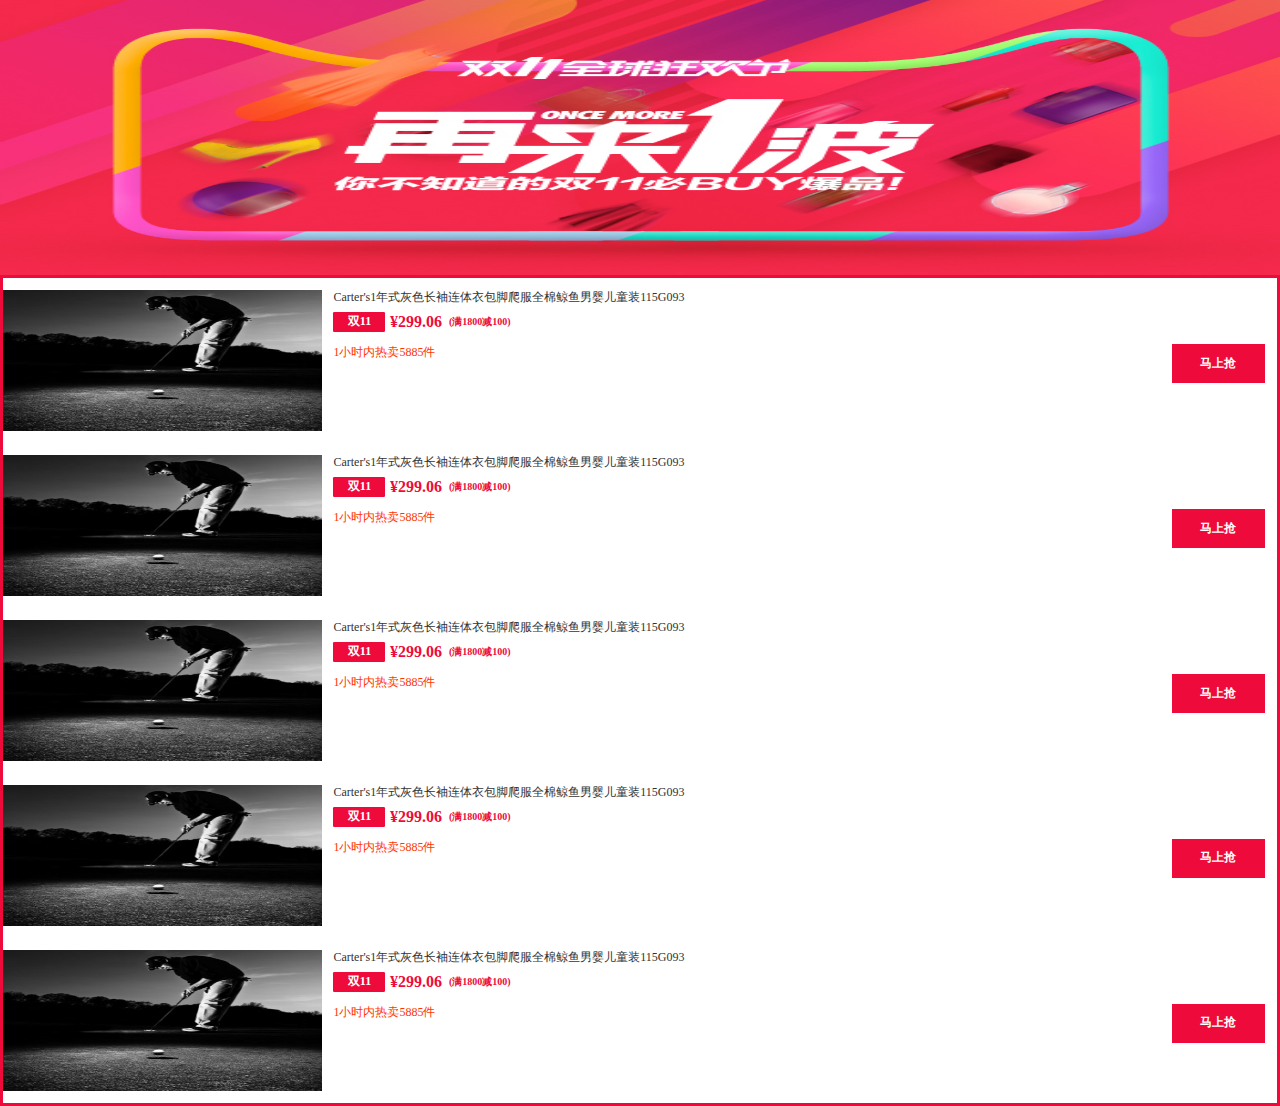
<file: app-tb/index.html>
<!DOCTYPE html>
<html lang="en">

<head>
    <meta charset="UTF-8">
    <meta name="viewport" content="width=device-width, initial-scale=1.0">
    <meta http-equiv="X-UA-Compatible" content="ie=edge">
    <title>Document</title>
    <link rel="stylesheet" href="./css/index.css">
</head>

<body>
    <div class='top'>
        <img src="./img/show.jpg" alt="">
    </div>
    <ul class='lists'>
        <li class='flag'>
            <a href="" class='pic'>
                <img src="./img/list.jpg" alt="">
            </a>
            <div class='info'>
                <div class='info-tit'>
                    <a href="#">Carter's1年式灰色长袖连体衣包脚爬服全棉鲸鱼男婴儿童装115G093</a>
                </div>
                <div class="info-price">
                    <span>双11</span>
                    <strong>¥299.06</strong>
                    <small>(满1800减100)</small>
                </div>
                <div class='info-buy'>
                    <div class='buy-m'>1小时内热卖5885件</div>
                    <a href='' class="buy-btn">马上抢</a>
                </div>
            </div>
        </li>
        <li class='flag'>
            <a href="" class='pic'>
                <img src="./img/list.jpg" alt="">
            </a>
            <div class='info'>
                <div class='info-tit'>
                    <a href="#">Carter's1年式灰色长袖连体衣包脚爬服全棉鲸鱼男婴儿童装115G093</a>
                </div>
                <div class="info-price">
                    <span>双11</span>
                    <strong>¥299.06</strong>
                    <small>(满1800减100)</small>
                </div>
                <div class='info-buy'>
                    <div class='buy-m'>1小时内热卖5885件</div>
                    <a href='' class="buy-btn">马上抢</a>
                </div>
            </div>
        </li>
        <li class='flag'>
            <a href="" class='pic'>
                <img src="./img/list.jpg" alt="">
            </a>
            <div class='info'>
                <div class='info-tit'>
                    <a href="#">Carter's1年式灰色长袖连体衣包脚爬服全棉鲸鱼男婴儿童装115G093</a>
                </div>
                <div class="info-price">
                    <span>双11</span>
                    <strong>¥299.06</strong>
                    <small>(满1800减100)</small>
                </div>
                <div class='info-buy'>
                    <div class='buy-m'>1小时内热卖5885件</div>
                    <a href='' class="buy-btn">马上抢</a>
                </div>
            </div>
        </li>
        <li class='flag'>
            <a href="" class='pic'>
                <img src="./img/list.jpg" alt="">
            </a>
            <div class='info'>
                <div class='info-tit'>
                    <a href="#">Carter's1年式灰色长袖连体衣包脚爬服全棉鲸鱼男婴儿童装115G093</a>
                </div>
                <div class="info-price">
                    <span>双11</span>
                    <strong>¥299.06</strong>
                    <small>(满1800减100)</small>
                </div>
                <div class='info-buy'>
                    <div class='buy-m'>1小时内热卖5885件</div>
                    <a href='' class="buy-btn">马上抢</a>
                </div>
            </div>
        </li>
        <li class='flag'>
            <a href="" class='pic'>
                <img src="./img/list.jpg" alt="">
            </a>
            <div class='info'>
                <div class='info-tit'>
                    <a href="#">Carter's1年式灰色长袖连体衣包脚爬服全棉鲸鱼男婴儿童装115G093</a>
                </div>
                <div class="info-price">
                    <span>双11</span>
                    <strong>¥299.06</strong>
                    <small>(满1800减100)</small>
                </div>
                <div class='info-buy'>
                    <div class='buy-m'>1小时内热卖5885件</div>
                    <a href='' class="buy-btn">马上抢</a>
                </div>
            </div>
        </li>
    </ul>
</body>

</html>
</file>
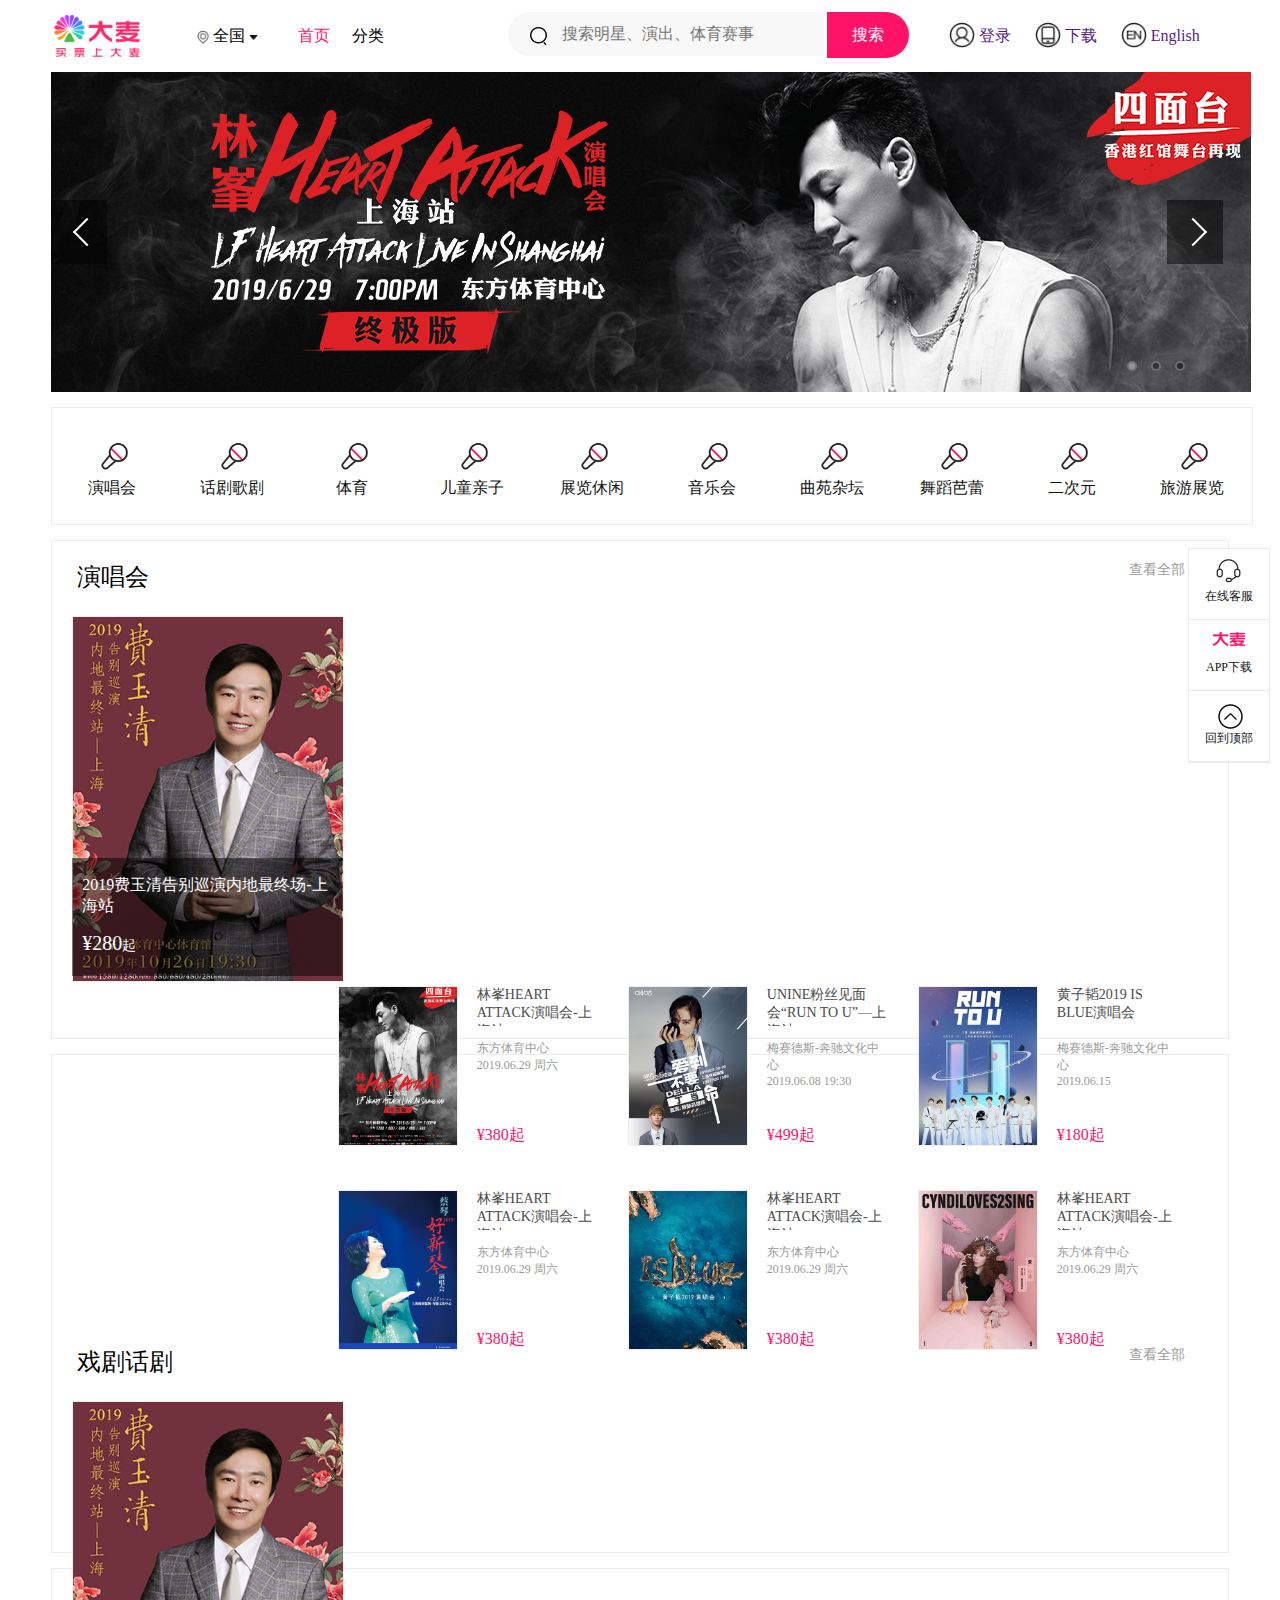
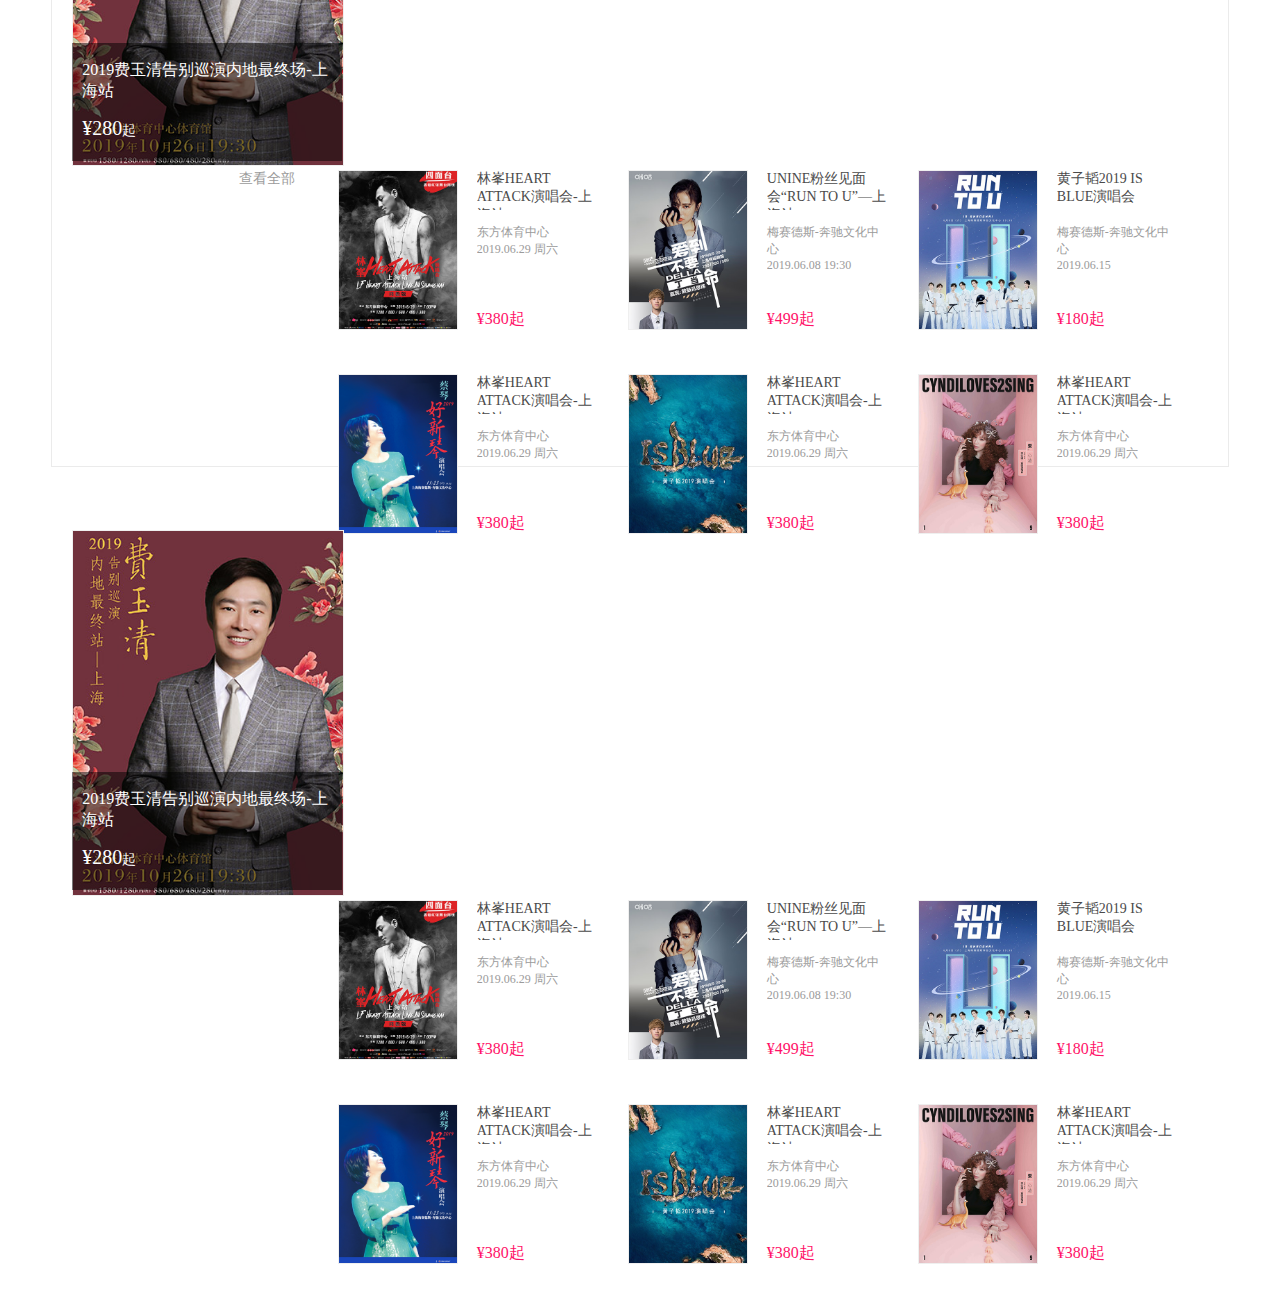
<file: damai/index.html>
<!DOCTYPE html>
<html lang="en">

<head>
    <meta charset="UTF-8">
    <meta name="viewport" content="width=device-width, initial-scale=1.0">
    <meta http-equiv="X-UA-Compatible" content="ie=edge">
    <title>Document</title>
    <link rel="stylesheet" href="./css/style.css">
</head>

<body>
    <div class='head'>
        <div class='container'>
            <div class='nav clearfix'>
                <a href="logo">
                    <img class='i-logo' src="./img/logo.png" alt="">
                </a>
                <div class="head-location">
                    <img src="./img/icon1.png" alt="" class="i-location">
                    <span>全国</span>
                    <img src="./img/icon2.png" alt="" class='i-arrow'>
                    <div class='city-wrap'>
                        <div class='city now-city'>
                            <span class="title">当前城市:</span>
                            <div class='cities'>
                                <span class='item'>全国</span>
                            </div>
                        </div>
                        <div class='city hot-city'>
                            <span class="title">当前城市:</span>
                            <div class='cities'>
                                <span class='item'>全国</span>
                                <span class='item'>北京</span>
                                <span class='item'>上海</span>
                                <span class='item'>全国</span>
                                <span class='item'>北京</span>
                                <span class='item'>上海</span>
                                <span class='item'>上海</span>
                                <span class='item'>全国</span>
                                <span class='item'>北京</span>
                                <span class='item'>上海</span>
                            </div>
                        </div>
                        <div class='city other-city'>
                            <span class="title">其他城市:</span>
                            <div class='cities'>
                                <span class='item'>全国</span>
                                <span class='item'>北京</span>
                                <span class='item'>上海</span>
                                <span class='item'>全国</span>
                                <span class='item'>北京</span>
                                <span class='item'>上海</span>
                                <span class='item'>上海</span>
                                <span class='item'>全国</span>
                                <span class='item'>北京</span>
                                <span class='item'>上海</span>
                                <span class='item'>全国</span>
                                <span class='item'>北京</span>
                                <span class='item'>上海</span>
                                <span class='item'>全国</span>
                                <span class='item'>北京</span>
                                <span class='item'>上海</span>
                                <span class='item'>上海</span>
                                <span class='item'>全国</span>
                                <span class='item'>北京</span>
                                <span class='item'>上海</span>
                                <span class='item'>全国</span>
                                <span class='item'>北京</span>
                                <span class='item'>上海</span>
                                <span class='item'>全国</span>
                                <span class='item'>北京</span>
                                <span class='item'>上海</span>
                                <span class='item'>上海</span>
                                <span class='item'>全国</span>
                                <span class='item'>北京</span>
                                <span class='item'>上海</span>
                                <span class='item'>全国</span>
                                <span class='item'>北京</span>
                                <span class='item'>上海</span>
                                <span class='item'>全国</span>
                                <span class='item'>北京</span>
                                <span class='item'>上海</span>
                                <span class='item'>上海</span>
                                <span class='item'>全国</span>
                                <span class='item'>北京</span>
                                <span class='item'>上海</span>
                                <span class='item'>全国</span>
                                <span class='item'>北京</span>
                                <span class='item'>上海</span>
                                <span class='item'>全国</span>
                                <span class='item'>北京</span>
                                <span class='item'>上海</span>
                                <span class='item'>上海</span>
                                <span class='item'>全国</span>
                                <span class='item'>北京</span>
                                <span class='item'>上海</span>
                                <span class='item'>全国</span>
                                <span class='item'>北京</span>
                                <span class='item'>上海</span>
                                <span class='item'>全国</span>
                                <span class='item'>北京</span>
                                <span class='item'>上海</span>
                                <span class='item'>上海</span>
                                <span class='item'>全国</span>
                                <span class='item'>北京</span>
                                <span class='item'>上海</span>
                                <span class='item'>全国</span>
                                <span class='item'>北京</span>
                                <span class='item'>上海</span>
                                <span class='item'>全国</span>
                                <span class='item'>北京</span>
                                <span class='item'>上海</span>
                                <span class='item'>上海</span>
                                <span class='item'>全国</span>
                                <span class='item'>北京</span>
                                <span class='item'>上海</span>
                                <span class='item'>全国</span>
                                <span class='item'>北京</span>
                                <span class='item'>上海</span>
                                <span class='item'>全国</span>
                                <span class='item'>北京</span>
                                <span class='item'>上海</span>
                                <span class='item'>上海</span>
                                <span class='item'>全国</span>
                                <span class='item'>北京</span>
                                <span class='item'>上海</span>
                                <span class='item'>全国</span>
                                <span class='item'>北京</span>
                                <span class='item'>上海</span>
                                <span class='item'>全国</span>
                                <span class='item'>北京</span>
                                <span class='item'>上海</span>
                                <span class='item'>上海</span>
                                <span class='item'>全国</span>
                                <span class='item'>北京</span>
                                <span class='item'>上海</span>
                                <span class='item'>全国</span>
                                <span class='item'>北京</span>
                                <span class='item'>上海</span>
                                <span class='item'>全国</span>
                                <span class='item'>北京</span>
                                <span class='item'>上海</span>
                                <span class='item'>上海</span>
                                <span class='item'>全国</span>
                                <span class='item'>北京</span>
                                <span class='item'>上海</span>
                                <span class='item'>全国</span>
                                <span class='item'>北京</span>
                                <span class='item'>上海</span>
                                <span class='item'>全国</span>
                                <span class='item'>北京</span>
                                <span class='item'>上海</span>
                                <span class='item'>上海</span>
                                <span class='item'>全国</span>
                                <span class='item'>北京</span>
                                <span class='item'>上海</span>
                                <span class='item'>全国</span>
                                <span class='item'>北京</span>
                                <span class='item'>上海</span>
                                <span class='item'>全国</span>
                                <span class='item'>北京</span>
                                <span class='item'>上海</span>
                                <span class='item'>上海</span>
                                <span class='item'>全国</span>
                                <span class='item'>北京</span>
                                <span class='item'>上海</span>
                                <span class='item'>全国</span>
                                <span class='item'>北京</span>
                                <span class='item'>上海</span>
                                <span class='item'>全国</span>
                                <span class='item'>北京</span>
                                <span class='item'>上海</span>
                                <span class='item'>上海</span>
                                <span class='item'>全国</span>
                                <span class='item'>北京</span>
                                <span class='item'>上海</span>
                                <span class='item'>全国</span>
                                <span class='item'>北京</span>
                                <span class='item'>上海</span>
                                <span class='item'>全国</span>
                                <span class='item'>北京</span>
                                <span class='item'>上海</span>
                                <span class='item'>上海</span>
                                <span class='item'>全国</span>
                                <span class='item'>北京</span>
                                <span class='item'>上海</span>
                                <span class='item'>全国</span>
                                <span class='item'>北京</span>
                                <span class='item'>上海</span>
                                <span class='item'>全国</span>
                                <span class='item'>北京</span>
                                <span class='item'>上海</span>
                                <span class='item'>上海</span>
                                <span class='item'>全国</span>
                                <span class='item'>北京</span>
                                <span class='item'>上海</span>
                                <span class='item'>全国</span>
                                <span class='item'>北京</span>
                                <span class='item'>上海</span>
                                <span class='item'>全国</span>
                                <span class='item'>北京</span>
                                <span class='item'>上海</span>
                                <span class='item'>上海</span>
                                <span class='item'>全国</span>
                                <span class='item'>北京</span>
                                <span class='item'>上海</span>
                                <span class='item'>全国</span>
                                <span class='item'>北京</span>
                                <span class='item'>上海</span>
                                <span class='item'>全国</span>
                                <span class='item'>北京</span>
                                <span class='item'>上海</span>
                                <span class='item'>上海</span>
                                <span class='item'>全国</span>
                                <span class='item'>北京</span>
                                <span class='item'>上海</span>
                                <span class='item'>全国</span>
                                <span class='item'>北京</span>
                                <span class='item'>上海</span>
                                <span class='item'>全国</span>
                                <span class='item'>北京</span>
                                <span class='item'>上海</span>
                                <span class='item'>上海</span>
                                <span class='item'>全国</span>
                                <span class='item'>北京</span>
                                <span class='item'>上海</span>
                                <span class='item'>全国</span>
                                <span class='item'>北京</span>
                                <span class='item'>上海</span>
                                <span class='item'>全国</span>
                                <span class='item'>北京</span>
                                <span class='item'>上海</span>
                                <span class='item'>上海</span>
                                <span class='item'>全国</span>
                                <span class='item'>北京</span>
                                <span class='item'>上海</span>
                                <span class='item'>全国</span>
                                <span class='item'>北京</span>
                                <span class='item'>上海</span>
                                <span class='item'>全国</span>
                                <span class='item'>北京</span>
                                <span class='item'>上海</span>
                                <span class='item'>上海</span>
                                <span class='item'>全国</span>
                                <span class='item'>北京</span>
                                <span class='item'>上海</span>
                                <span class='item'>全国</span>
                                <span class='item'>北京</span>


                            </div>
                        </div>
                    </div>
                </div>
                <div class="head-route">
                    <a href="#" class='route-index select'>首页</a>
                    <a href="#" class='route-category'>分类</a>
                </div>
                <div class='head-btn'>
                    <div class='btn btn-login'>
                        <a href="" class="img">
                            <img src="./img/icon4.png" alt="" class='btn-img'>
                            <span class='btn-text'>登录</span>

                        </a>
                        <div class='list-wrap'>
                            <div class='list-login'>
                                <a href="" class="li-login">个人信息</a>
                                <a href="" class="li-login">账号设置</a>
                                <a href="" class="li-login">订单管理</a>
                                <a href="" class="li-login">退出登录</a>
                            </div>
                        </div>
                    </div>
                    <div class='btn btn-load'>
                        <a href="" class="img">
                            <img src="./img/icon5.png" alt="" class='btn-img'>
                            <span class='btn-text'>下载</span>
                        </a>
                        <div class='download'>
                            <img src="./img/load.jpg" alt="">
                        </div>
                    </div>
                    <div class='btn btn-en'>
                        <a href="" class="img">
                            <img src="./img/icon6.png" alt="" class='btn-img'>
                            <span class='btn-text'>English</span>
                        </a>
                        <div class='list-wrap'></div>
                    </div>
                </div>
                <div class='head-search'>
                    <img src="./img/icon3.png" class='i-search' alt="">
                    <input type="text" class='ipt-search' placeholder="搜索明星、演出、体育赛事">
                    <div class='txt-btn'>搜索</div>
                </div>

            </div>
        </div>
    </div>
    <div class="slide">
        <div class='container'>
            <div class='slider-img'>
                <div class="pager-item">
                    <a href=''><img src="./img/slide1.jpg" alt=""></a>
                </div>
                <div class="pager-item">
                    <a href=''><img src="./img/slide2.jpg" alt=""></a>
                </div>
                <div class="pager-item">
                    <a href=''><img src="./img/slide3.jpg" alt=""></a>
                </div>

            </div>
            <ul class='slider-control' id='btn'>
                <li class='control-item'><a id='0' href="#" class='selected-item'>1</a></li>
                <li class='control-item'><a id='1' href="#">2</a></li>
                <li class='control-item'><a id='2' href="#">3</a></li>
            </ul>
            <div class='prev'>
                <div class="arrow left"></div>
            </div>
            <div class='next'>
                <div class="arrow right"></div>
            </div>
        </div>
    </div>
    <div class='category'>
        <div class='container'>
            <div class='cate clearfix'>
                <a href="" class="category_list">
                    <span class='category_icon category__icon_ych'></span>
                    <p class='category_info'>演唱会</p>
                </a>
                <a href="" class="category_list">
                    <span class='category_icon category__icon__geju'></span>
                    <p class='category_info'>话剧歌剧</p>
                </a>
                <a href="" class="category_list">
                    <span class='category_icon category__icon__tiyu'></span>
                    <p class='category_info'>体育</p>
                </a>
                <a href="" class="category_list">
                    <span class='category_icon category__icon__qinzi'></span>
                    <p class='category_info'>儿童亲子</p>
                </a>
                <a href="" class="category_list">
                    <span class='category_icon category__icon__xiuxian'></span>
                    <p class='category_info'>展览休闲</p>
                </a>
                <a href="" class="category_list">
                    <span class='category_icon category__icon__ych'></span>
                    <p class='category_info'>音乐会</p>
                </a>
                <a href="" class="category_list">
                    <span class='category_icon category__icon__ych'></span>
                    <p class='category_info'>曲苑杂坛</p>
                </a>
                <a href="" class="category_list">
                    <span class='category_icon category__icon__ych'></span>
                    <p class='category_info'>舞蹈芭蕾</p>
                </a>
                <a href="" class="category_list">
                    <span class='category_icon category__icon__ych'></span>
                    <p class='category_info'>二次元</p>
                </a>
                <a href="" class="category_list">
                    <span class='category_icon category__icon__ych'></span>
                    <p class='category_info'>旅游展览</p>
                </a>
            </div>
        </div>
    </div>
    <div class='main'>
        <div class='container'>
            <div class='content'>
                <div class='cont content1'>
                    <div class='cont-title'>
                        <span class='head-title'>演唱会</span>
                        <a href="">
                            <span class='head-more'>查看全部</span>
                        </a>
                    </div>
                    <div class='cont-box'>
                        <a href="" class="box-left">
                            <img src="./img/big1.jpg" alt="" class='left-img'>
                            <div class='left-info'>
                                <div class='sm-tit'>2019费玉清告别巡演内地最终场-上海站 </div>
                                <div class='sm-detail'>¥280<span>起</span></div>
                            </div>
                        </a>
                        <div class='box-right'>
                            <a href="" class="right-item">
                                <div class="item-img">
                                    <img src="./img/small1.jpg" alt="">
                                </div>
                                <div class="item-info">
                                    <div class="in-title">林峯HEART ATTACK演唱会-上海站</div>
                                    <div class="in-place">东方体育中心</div>
                                    <div class="in-time">2019.06.29 周六</div>
                                    <div class="in-price">¥380<span>起</span></div>
                                </div>
                            </a>
                            <a href="" class="right-item">
                                <div class="item-img">
                                    <img src="./img/small2.jpg" alt="">
                                </div>
                                <div class="item-info">
                                    <div class="in-title">UNINE粉丝见面会“RUN TO U”—上海站</div>
                                    <div class="in-place">梅赛德斯-奔驰文化中心</div>
                                    <div class="in-time">2019.06.08 19:30</div>
                                    <div class="in-price">¥499<span>起</span></div>
                                </div>
                            </a>
                            <a href="" class="right-item">
                                <div class="item-img">
                                    <img src="./img/small3.jpg" alt="">
                                </div>
                                <div class="item-info">
                                    <div class="in-title">黄子韬2019 IS BLUE演唱会</div>
                                    <div class="in-place">梅赛德斯-奔驰文化中心</div>
                                    <div class="in-time">2019.06.15</div>
                                    <div class="in-price">¥180<span>起</span></div>
                                </div>
                            </a>
                            <a href="" class="right-item">
                                <div class="item-img">
                                    <img src="./img/small4.jpg" alt="">
                                </div>
                                <div class="item-info">
                                    <div class="in-title">林峯HEART ATTACK演唱会-上海站</div>
                                    <div class="in-place">东方体育中心</div>
                                    <div class="in-time">2019.06.29 周六</div>
                                    <div class="in-price">¥380<span>起</span></div>
                                </div>
                            </a>
                            <a href="" class="right-item">
                                <div class="item-img">
                                    <img src="./img/small5.jpg" alt="">
                                </div>
                                <div class="item-info">
                                    <div class="in-title">林峯HEART ATTACK演唱会-上海站</div>
                                    <div class="in-place">东方体育中心</div>
                                    <div class="in-time">2019.06.29 周六</div>
                                    <div class="in-price">¥380<span>起</span></div>
                                </div>
                            </a>
                            <a href="" class="right-item">
                                <div class="item-img">
                                    <img src="./img/small6.jpg" alt="">
                                </div>
                                <div class="item-info">
                                    <div class="in-title">林峯HEART ATTACK演唱会-上海站</div>
                                    <div class="in-place">东方体育中心</div>
                                    <div class="in-time">2019.06.29 周六</div>
                                    <div class="in-price">¥380<span>起</span></div>
                                </div>
                            </a>
                        </div>
                    </div>
                </div>
                <div class='cont content1'>
                    <div class='cont-title'>
                        <span class='head-title'>戏剧话剧</span>
                        <a href="">
                            <span class='head-more'>查看全部</span>
                        </a>
                    </div>
                    <div class='cont-box'>
                        <a href="" class="box-left">
                            <img src="./img/big1.jpg" alt="" class='left-img'>
                            <div class='left-info'>
                                <div class='sm-tit'>2019费玉清告别巡演内地最终场-上海站 </div>
                                <div class='sm-detail'>¥280<span>起</span></div>
                            </div>
                        </a>
                        <div class='box-right'>
                            <a href="" class="right-item">
                                <div class="item-img">
                                    <img src="./img/small1.jpg" alt="">
                                </div>
                                <div class="item-info">
                                    <div class="in-title">林峯HEART ATTACK演唱会-上海站</div>
                                    <div class="in-place">东方体育中心</div>
                                    <div class="in-time">2019.06.29 周六</div>
                                    <div class="in-price">¥380<span>起</span></div>
                                </div>
                            </a>
                            <a href="" class="right-item">
                                <div class="item-img">
                                    <img src="./img/small2.jpg" alt="">
                                </div>
                                <div class="item-info">
                                    <div class="in-title">UNINE粉丝见面会“RUN TO U”—上海站</div>
                                    <div class="in-place">梅赛德斯-奔驰文化中心</div>
                                    <div class="in-time">2019.06.08 19:30</div>
                                    <div class="in-price">¥499<span>起</span></div>
                                </div>
                            </a>
                            <a href="" class="right-item">
                                <div class="item-img">
                                    <img src="./img/small3.jpg" alt="">
                                </div>
                                <div class="item-info">
                                    <div class="in-title">黄子韬2019 IS BLUE演唱会</div>
                                    <div class="in-place">梅赛德斯-奔驰文化中心</div>
                                    <div class="in-time">2019.06.15</div>
                                    <div class="in-price">¥180<span>起</span></div>
                                </div>
                            </a>
                            <a href="" class="right-item">
                                <div class="item-img">
                                    <img src="./img/small4.jpg" alt="">
                                </div>
                                <div class="item-info">
                                    <div class="in-title">林峯HEART ATTACK演唱会-上海站</div>
                                    <div class="in-place">东方体育中心</div>
                                    <div class="in-time">2019.06.29 周六</div>
                                    <div class="in-price">¥380<span>起</span></div>
                                </div>
                            </a>
                            <a href="" class="right-item">
                                <div class="item-img">
                                    <img src="./img/small5.jpg" alt="">
                                </div>
                                <div class="item-info">
                                    <div class="in-title">林峯HEART ATTACK演唱会-上海站</div>
                                    <div class="in-place">东方体育中心</div>
                                    <div class="in-time">2019.06.29 周六</div>
                                    <div class="in-price">¥380<span>起</span></div>
                                </div>
                            </a>
                            <a href="" class="right-item">
                                <div class="item-img">
                                    <img src="./img/small6.jpg" alt="">
                                </div>
                                <div class="item-info">
                                    <div class="in-title">林峯HEART ATTACK演唱会-上海站</div>
                                    <div class="in-place">东方体育中心</div>
                                    <div class="in-time">2019.06.29 周六</div>
                                    <div class="in-price">¥380<span>起</span></div>
                                </div>
                            </a>
                        </div>
                    </div>
                </div>
                <div class='cont content1'>
                    <div class='cont-title'>
                        <span class='head-title'>体育</span>
                        <a href="">
                            <span class='head-more'>查看全部</span>
                        </a>
                    </div>
                    <div class='cont-box'>
                        <a href="" class="box-left">
                            <img src="./img/big1.jpg" alt="" class='left-img'>
                            <div class='left-info'>
                                <div class='sm-tit'>2019费玉清告别巡演内地最终场-上海站 </div>
                                <div class='sm-detail'>¥280<span>起</span></div>
                            </div>
                        </a>
                        <div class='box-right'>
                            <a href="" class="right-item">
                                <div class="item-img">
                                    <img src="./img/small1.jpg" alt="">
                                </div>
                                <div class="item-info">
                                    <div class="in-title">林峯HEART ATTACK演唱会-上海站</div>
                                    <div class="in-place">东方体育中心</div>
                                    <div class="in-time">2019.06.29 周六</div>
                                    <div class="in-price">¥380<span>起</span></div>
                                </div>
                            </a>
                            <a href="" class="right-item">
                                <div class="item-img">
                                    <img src="./img/small2.jpg" alt="">
                                </div>
                                <div class="item-info">
                                    <div class="in-title">UNINE粉丝见面会“RUN TO U”—上海站</div>
                                    <div class="in-place">梅赛德斯-奔驰文化中心</div>
                                    <div class="in-time">2019.06.08 19:30</div>
                                    <div class="in-price">¥499<span>起</span></div>
                                </div>
                            </a>
                            <a href="" class="right-item">
                                <div class="item-img">
                                    <img src="./img/small3.jpg" alt="">
                                </div>
                                <div class="item-info">
                                    <div class="in-title">黄子韬2019 IS BLUE演唱会</div>
                                    <div class="in-place">梅赛德斯-奔驰文化中心</div>
                                    <div class="in-time">2019.06.15</div>
                                    <div class="in-price">¥180<span>起</span></div>
                                </div>
                            </a>
                            <a href="" class="right-item">
                                <div class="item-img">
                                    <img src="./img/small4.jpg" alt="">
                                </div>
                                <div class="item-info">
                                    <div class="in-title">林峯HEART ATTACK演唱会-上海站</div>
                                    <div class="in-place">东方体育中心</div>
                                    <div class="in-time">2019.06.29 周六</div>
                                    <div class="in-price">¥380<span>起</span></div>
                                </div>
                            </a>
                            <a href="" class="right-item">
                                <div class="item-img">
                                    <img src="./img/small5.jpg" alt="">
                                </div>
                                <div class="item-info">
                                    <div class="in-title">林峯HEART ATTACK演唱会-上海站</div>
                                    <div class="in-place">东方体育中心</div>
                                    <div class="in-time">2019.06.29 周六</div>
                                    <div class="in-price">¥380<span>起</span></div>
                                </div>
                            </a>
                            <a href="" class="right-item">
                                <div class="item-img">
                                    <img src="./img/small6.jpg" alt="">
                                </div>
                                <div class="item-info">
                                    <div class="in-title">林峯HEART ATTACK演唱会-上海站</div>
                                    <div class="in-place">东方体育中心</div>
                                    <div class="in-time">2019.06.29 周六</div>
                                    <div class="in-price">¥380<span>起</span></div>
                                </div>
                            </a>
                        </div>
                    </div>
                </div>
            </div>

        </div>
    </div>
    <div class="slidebar">
        <div class="bar-item">
            <a class=''>
                <div class='icon service'></div>
                <span>在线客服</span>
            </a>
        </div>
        <div class="bar-item ld">
            <a class=''>
                <div class='icon load'></div>
                <span>APP下载</span>
                <div class='qr'></div>
            </a>
        </div>
        <div class="bar-item">
            <a class=''>
                <div class='icon top'></div>
                <span>回到顶部</span>
            </a>
        </div>
    </div>
</body>
<script src='./js/jquery-3.3.1.js'></script>
<script src='./js/index.js'></script>
</html>
</file>
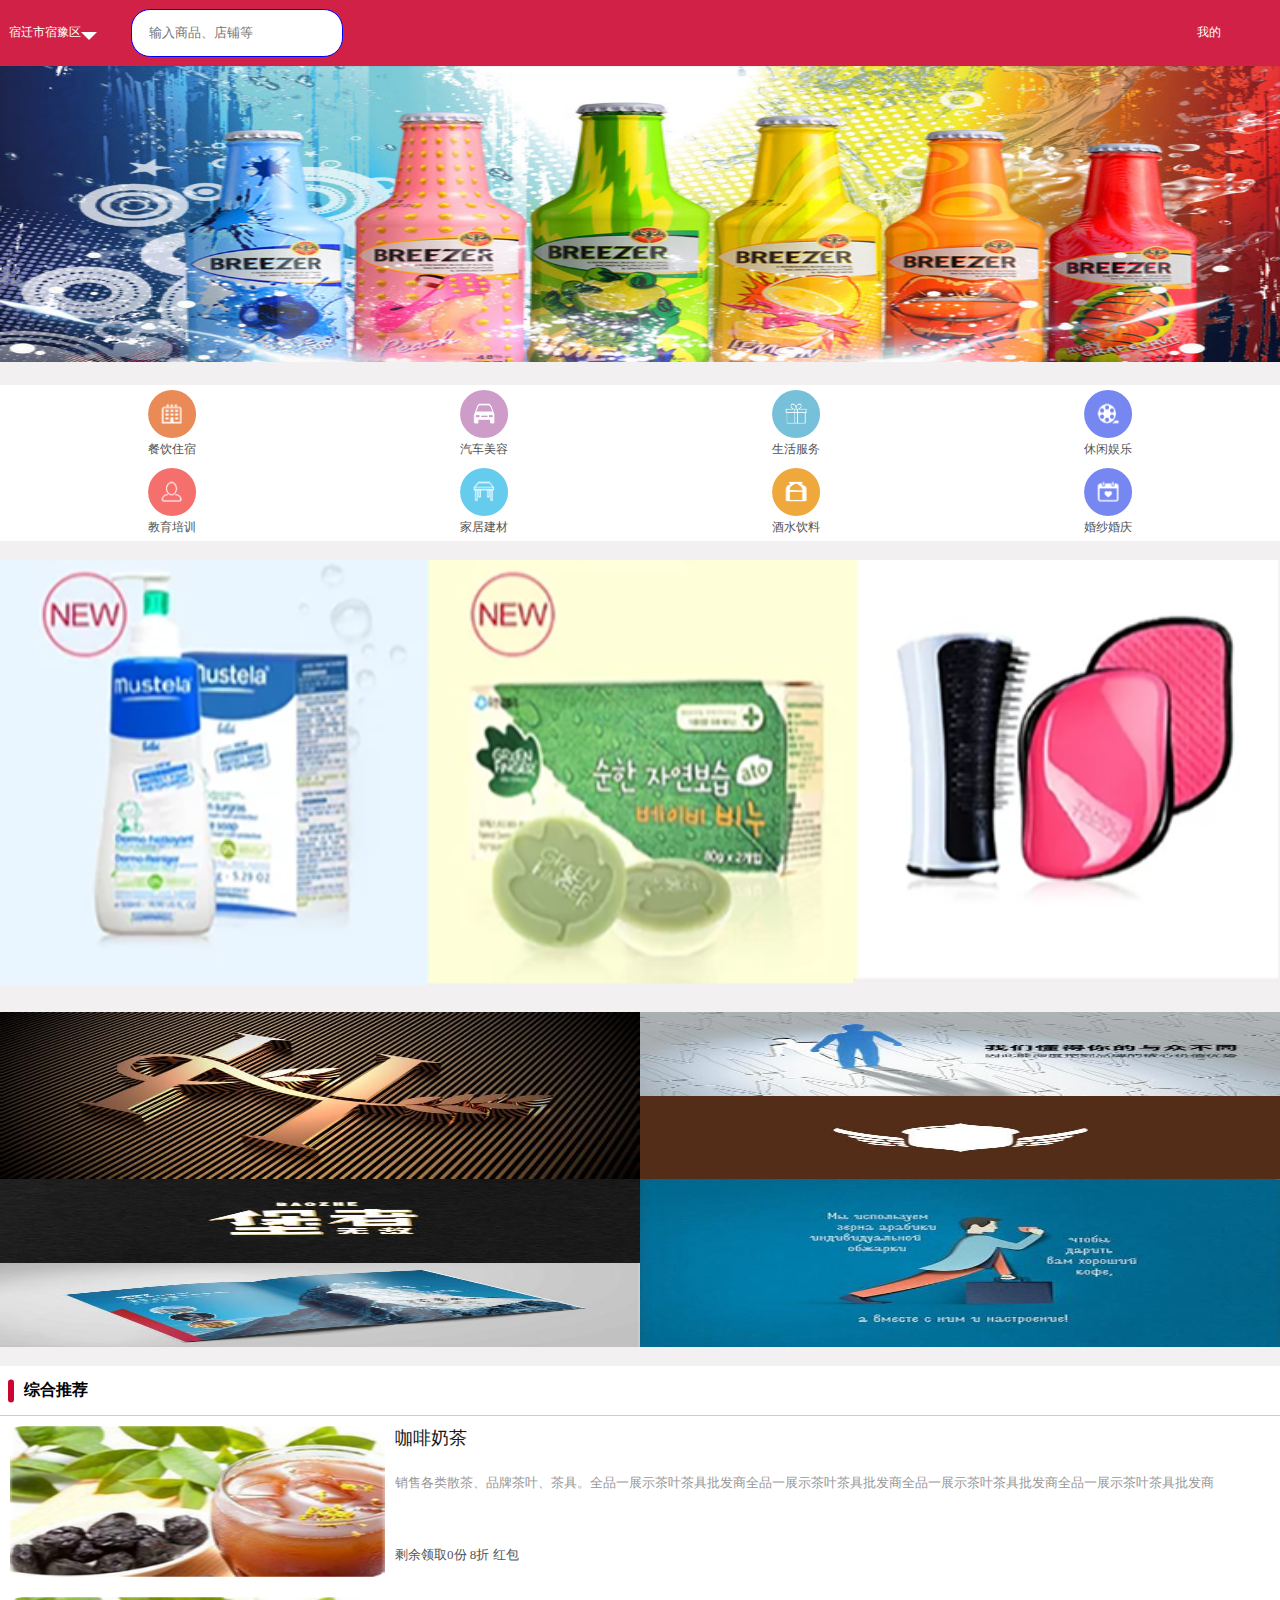
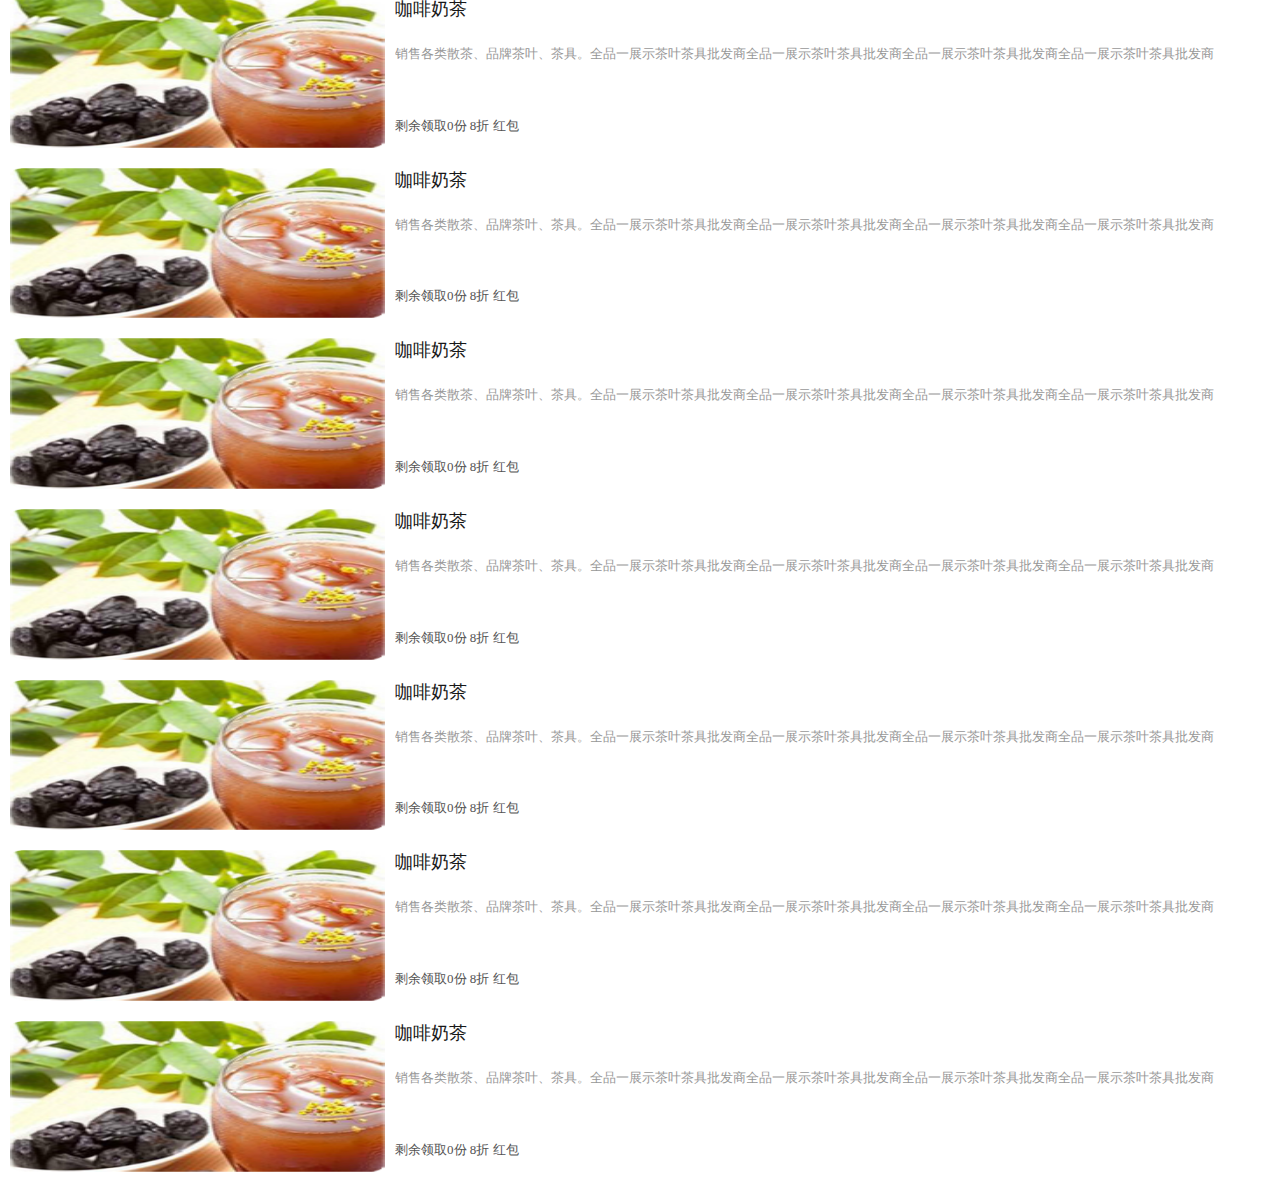
<file: webapp/index.html>
<!DOCTYPE html>
<html lang="en">

<head>
    <meta charset="UTF-8">
    <meta name="viewport" content="width=device-width, initial-scale=1.0">
    <meta http-equiv="X-UA-Compatible" content="ie=edge">
    <title>Document</title>
    <meta name='viewport' content="width=device-width,initial-scale=1.0">
    <link rel="stylesheet" href="./index.css">
</head>

<body>
    <header>
        <div class='place'>宿迁市宿豫区</div>
        <div class='search'><input type="text" placeholder="输入商品、店铺等"></div>
        <div class='about'>我的</div>
    </header>
    <div class='box-img'>
        <img src="./image/sp1.jpg" alt="">
    </div>
    <div class='classification'>
        <ul>
            <li>
                <a href="">
                    <div class='topic'>
                        <img src="./image/cy.png" alt="">
                    </div>
                    <div>餐饮住宿</div>
                </a>
            </li>
            <li>
                <a href="">
                    <div class='topic'>
                        <img src="./image/qc.png" alt="">
                    </div>
                    <div>汽车美容</div>
                </a>
            </li>
            <li>
                <a href="">
                    <div class='topic'>
                        <img src="./image/sh.png" alt="">
                    </div>
                    <div>生活服务</div>
                </a>
            </li>
            <li>
                <a href="">
                    <div class='topic'>
                        <img src="./image/tx.png" alt="">
                    </div>
                    <div>休闲娱乐</div>
                </a>
            </li>
            <li>
                <a href="">
                    <div class='topic'>
                        <img src="./image/jy.png" alt="">
                    </div>
                    <div>教育培训</div>
                </a>
            </li>
            <li>
                <a href="">
                    <div class='topic'>
                        <img src="./image/jc.png" alt="">
                    </div>
                    <div>家居建材</div>
                </a>
            </li>
            <li> <a href="">
                    <div class='topic'>
                        <img src="./image/js.png" alt="">
                    </div>
                    <div>酒水饮料</div>
                </a></li>
            <li>
                <a href="">
                    <div class='topic'>
                        <img src="./image/hq.png" alt="">
                    </div>
                    <div>婚纱婚庆</div>
                </a>
            </li>
        </ul>
    </div>
    <div class='brand'>
        <ul>
            <li>
                <a href="">
                    <img src="./image/p1.png" alt="">
                </a>
            </li>
            <li>
                <a href="">
                    <img src="./image/p2.png" alt="">
                </a>
            </li>
            <li>
                <a href="">
                    <img src="./image/p3.png" alt="">
                </a>
            </li>
        </ul>
    </div>
    <div class='map'>
        <div class='map1'>
            <div class='p1'>
                <a href="">
                    <img src="./image/b4.jpg" alt="">
                </a>
            </div>
            <div class='p2'>
                <a href="">
                    <img src="./image/b1.jpg" alt="">
                    <img src="./image/b2.jpg" alt="">
                </a>
            </div>
        </div>
        <div class='map2'>
            <div class='p1'>
                <a href="">
                    <img src="./image/b6.jpg" alt="">
                </a>
            </div>
            <div class='p2'>
                <a href="">
                    <img src="./image/b3.jpg" alt="">
                    <img src="./image/b5.jpg" alt="">
                </a>
            </div>
        </div>
    </div>
    <div class='rec'>
        <div class='rec-tit'>
            <i></i>
            <h3>综合推荐</h3>
        </div>
        <div class='rec-content'>
            <ul class='lists'>
                <li class=''>
                    <div class="pic">
                        <a href="">
                            <img src="./image/tj-pic.png" alt="">
                        </a>
                    </div>
                    <div class="desc">
                        <a href="">咖啡奶茶</a>
                        <div class='text'>
                            销售各类散茶、品牌茶叶、茶具。全品一展示茶叶茶具批发商全品一展示茶叶茶具批发商全品一展示茶叶茶具批发商全品一展示茶叶茶具批发商
                        </div>
                        <div class='tol'>
                            剩余领取<span>0</span>份
                            <span>8折</span>
                            <span>红包</span>

                        </div>
                    </div>
                </li>
                <li class=''>
                    <div class="pic">
                        <a href="">
                            <img src="./image/tj-pic.png" alt="">
                        </a>
                    </div>
                    <div class="desc">
                        <a href="">咖啡奶茶</a>
                        <div class='text'>
                            销售各类散茶、品牌茶叶、茶具。全品一展示茶叶茶具批发商全品一展示茶叶茶具批发商全品一展示茶叶茶具批发商全品一展示茶叶茶具批发商
                        </div>
                        <div class='tol'>
                            剩余领取<span>0</span>份
                            <span>8折</span>
                            <span>红包</span>

                        </div>
                    </div>
                </li>
                <li class=''>
                    <div class="pic">
                        <a href="">
                            <img src="./image/tj-pic.png" alt="">
                        </a>
                    </div>
                    <div class="desc">
                        <a href="">咖啡奶茶</a>
                        <div class='text'>
                            销售各类散茶、品牌茶叶、茶具。全品一展示茶叶茶具批发商全品一展示茶叶茶具批发商全品一展示茶叶茶具批发商全品一展示茶叶茶具批发商
                        </div>
                        <div class='tol'>
                            剩余领取<span>0</span>份
                            <span>8折</span>
                            <span>红包</span>

                        </div>
                    </div>
                </li>
                <li class=''>
                    <div class="pic">
                        <a href="">
                            <img src="./image/tj-pic.png" alt="">
                        </a>
                    </div>
                    <div class="desc">
                        <a href="">咖啡奶茶</a>
                        <div class='text'>
                            销售各类散茶、品牌茶叶、茶具。全品一展示茶叶茶具批发商全品一展示茶叶茶具批发商全品一展示茶叶茶具批发商全品一展示茶叶茶具批发商
                        </div>
                        <div class='tol'>
                            剩余领取<span>0</span>份
                            <span>8折</span>
                            <span>红包</span>

                        </div>
                    </div>
                </li>
                <li class=''>
                    <div class="pic">
                        <a href="">
                            <img src="./image/tj-pic.png" alt="">
                        </a>
                    </div>
                    <div class="desc">
                        <a href="">咖啡奶茶</a>
                        <div class='text'>
                            销售各类散茶、品牌茶叶、茶具。全品一展示茶叶茶具批发商全品一展示茶叶茶具批发商全品一展示茶叶茶具批发商全品一展示茶叶茶具批发商
                        </div>
                        <div class='tol'>
                            剩余领取<span>0</span>份
                            <span>8折</span>
                            <span>红包</span>

                        </div>
                    </div>
                </li>
                <li class=''>
                    <div class="pic">
                        <a href="">
                            <img src="./image/tj-pic.png" alt="">
                        </a>
                    </div>
                    <div class="desc">
                        <a href="">咖啡奶茶</a>
                        <div class='text'>
                            销售各类散茶、品牌茶叶、茶具。全品一展示茶叶茶具批发商全品一展示茶叶茶具批发商全品一展示茶叶茶具批发商全品一展示茶叶茶具批发商
                        </div>
                        <div class='tol'>
                            剩余领取<span>0</span>份
                            <span>8折</span>
                            <span>红包</span>

                        </div>
                    </div>
                </li>
                <li class=''>
                    <div class="pic">
                        <a href="">
                            <img src="./image/tj-pic.png" alt="">
                        </a>
                    </div>
                    <div class="desc">
                        <a href="">咖啡奶茶</a>
                        <div class='text'>
                            销售各类散茶、品牌茶叶、茶具。全品一展示茶叶茶具批发商全品一展示茶叶茶具批发商全品一展示茶叶茶具批发商全品一展示茶叶茶具批发商
                        </div>
                        <div class='tol'>
                            剩余领取<span>0</span>份
                            <span>8折</span>
                            <span>红包</span>

                        </div>
                    </div>
                </li>
                <li class=''>
                    <div class="pic">
                        <a href="">
                            <img src="./image/tj-pic.png" alt="">
                        </a>
                    </div>
                    <div class="desc">
                        <a href="">咖啡奶茶</a>
                        <div class='text'>
                            销售各类散茶、品牌茶叶、茶具。全品一展示茶叶茶具批发商全品一展示茶叶茶具批发商全品一展示茶叶茶具批发商全品一展示茶叶茶具批发商
                        </div>
                        <div class='tol'>
                            剩余领取<span>0</span>份
                            <span>8折</span>
                            <span>红包</span>

                        </div>
                    </div>
                </li>
            </ul>
        </div>
    </div>
</body>

</html>
</file>
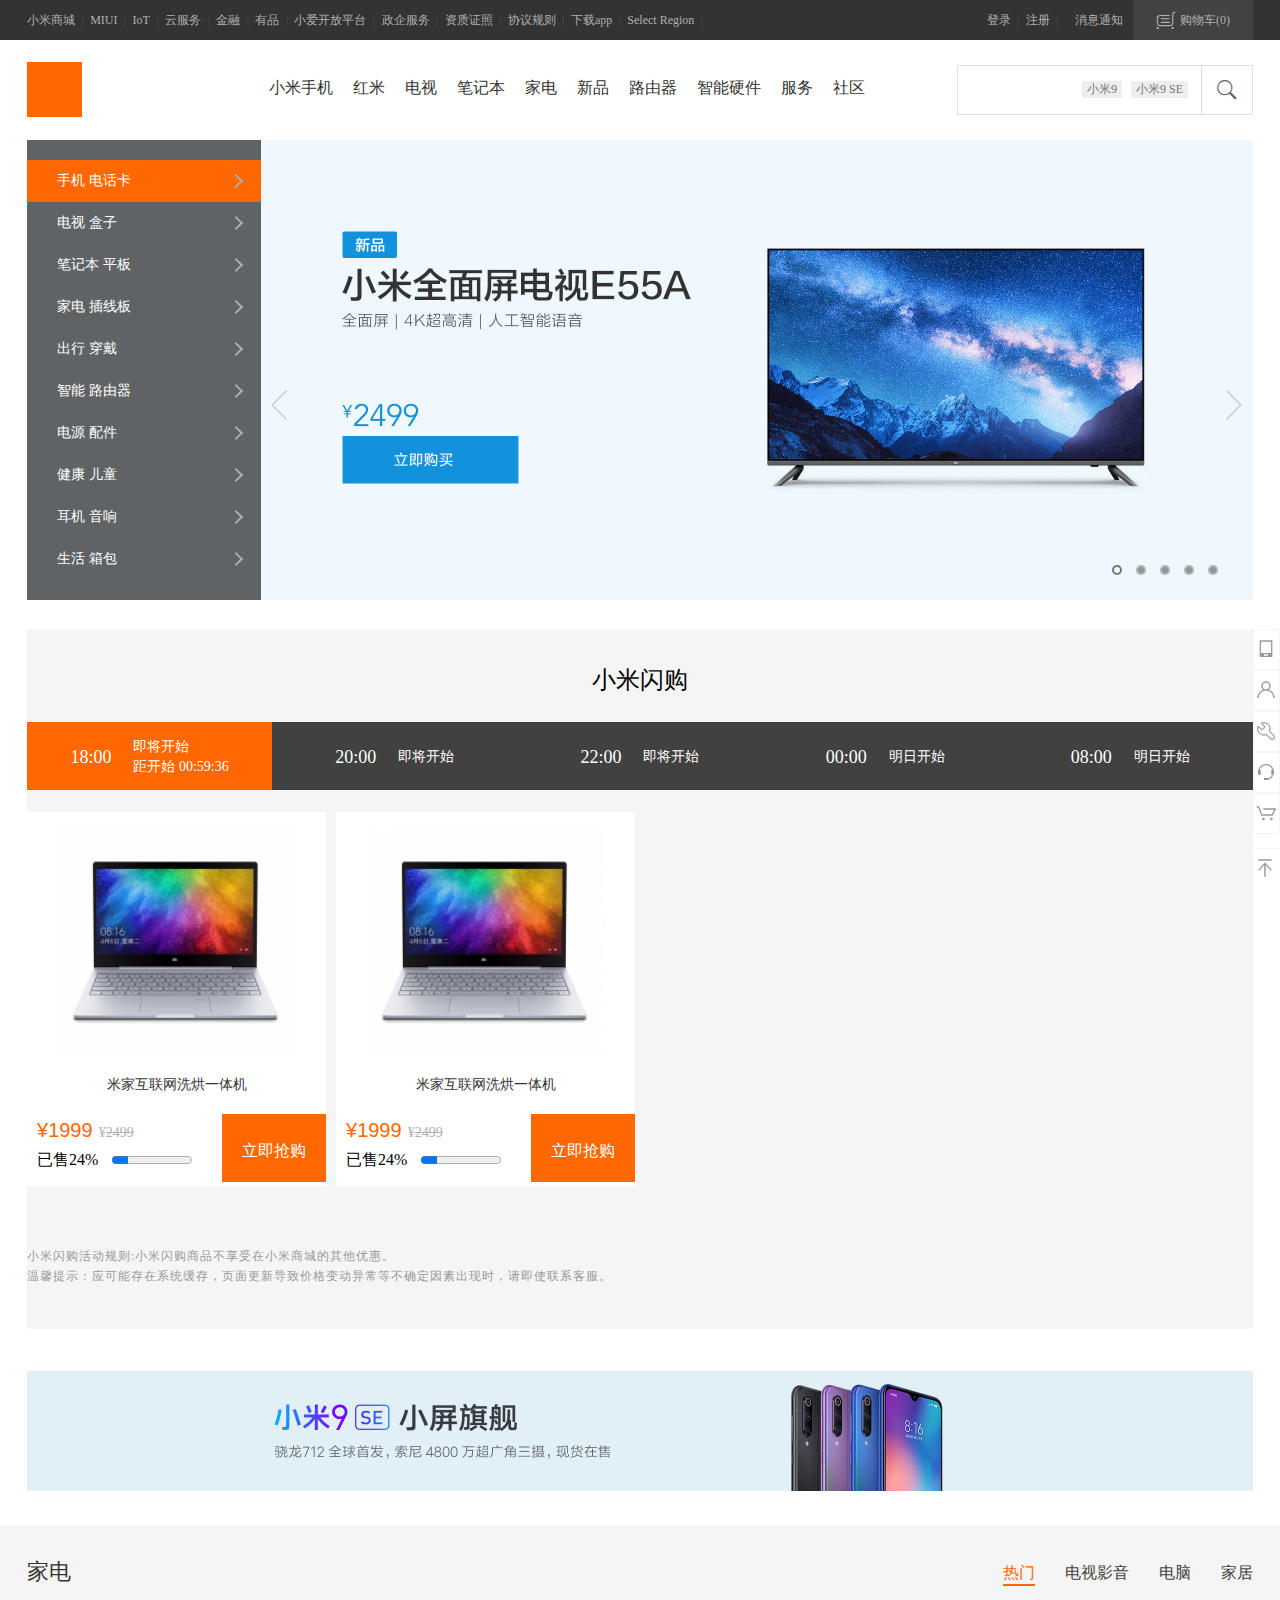
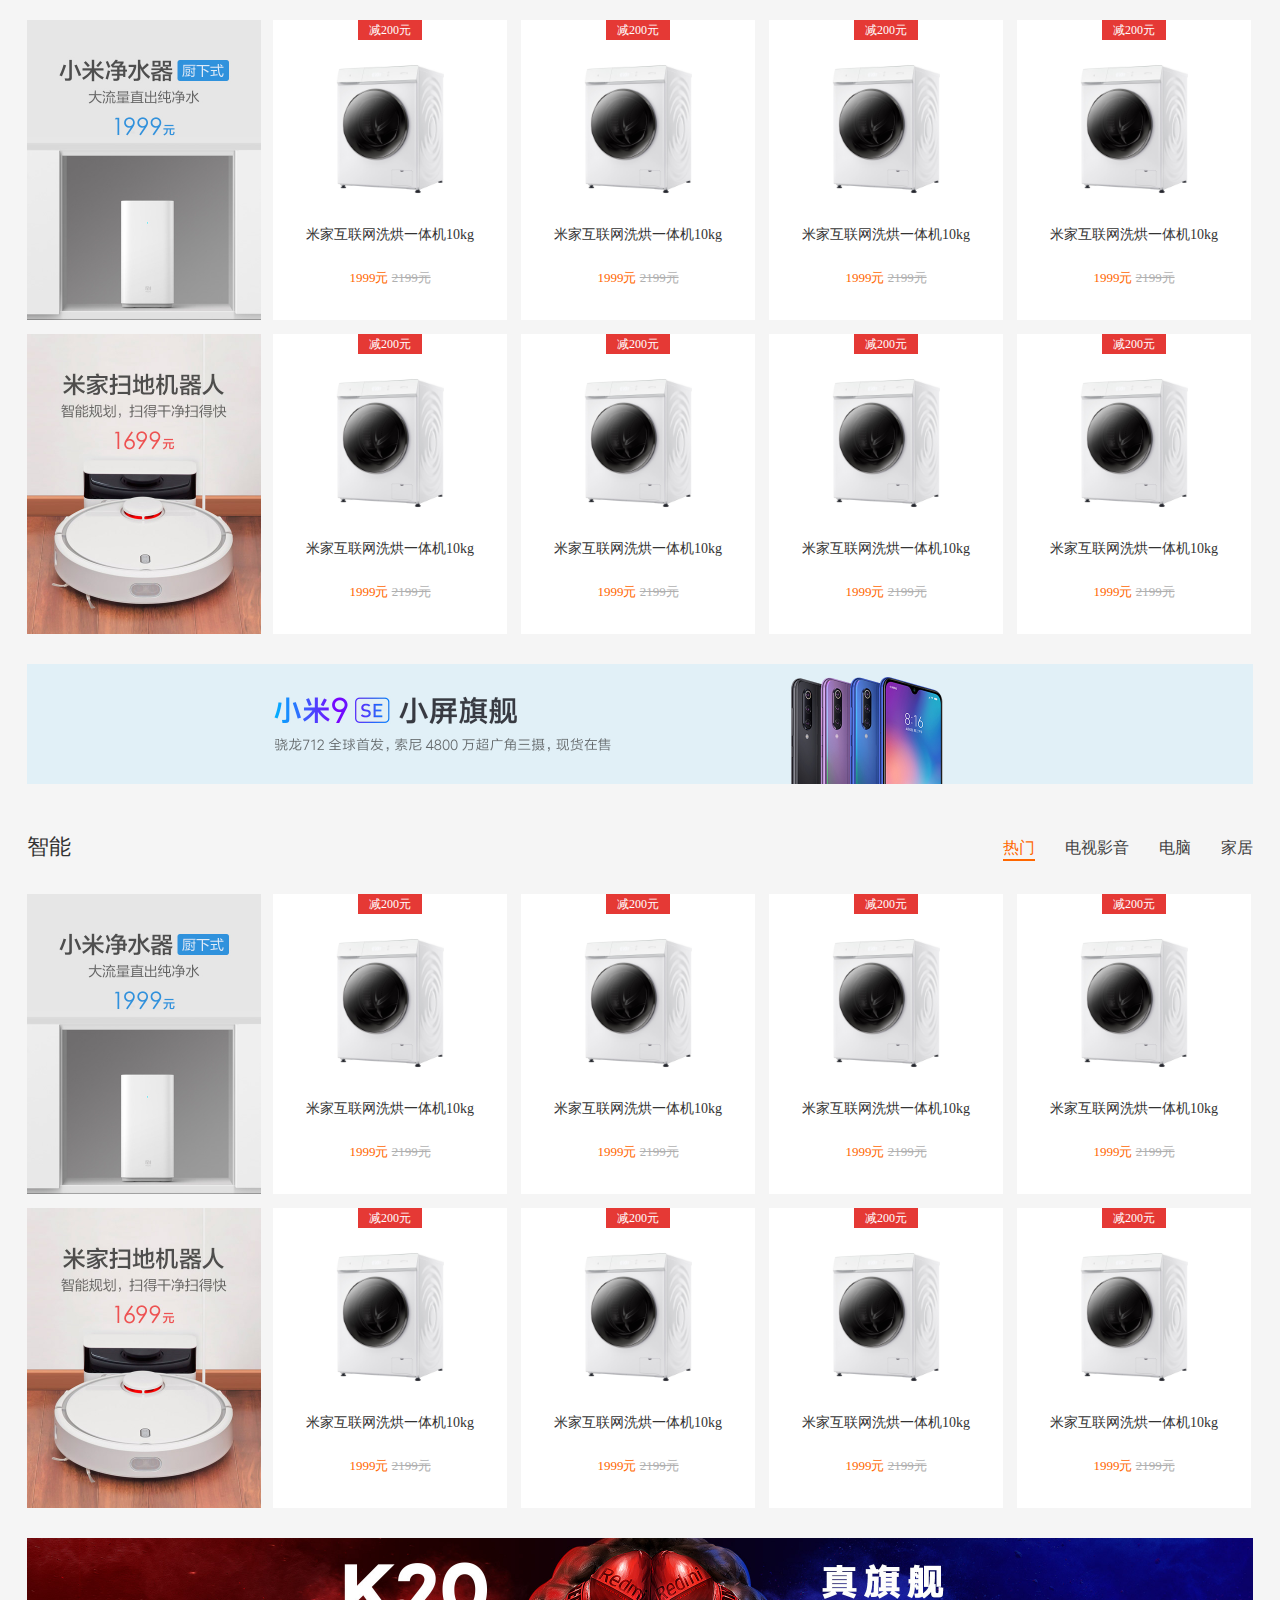
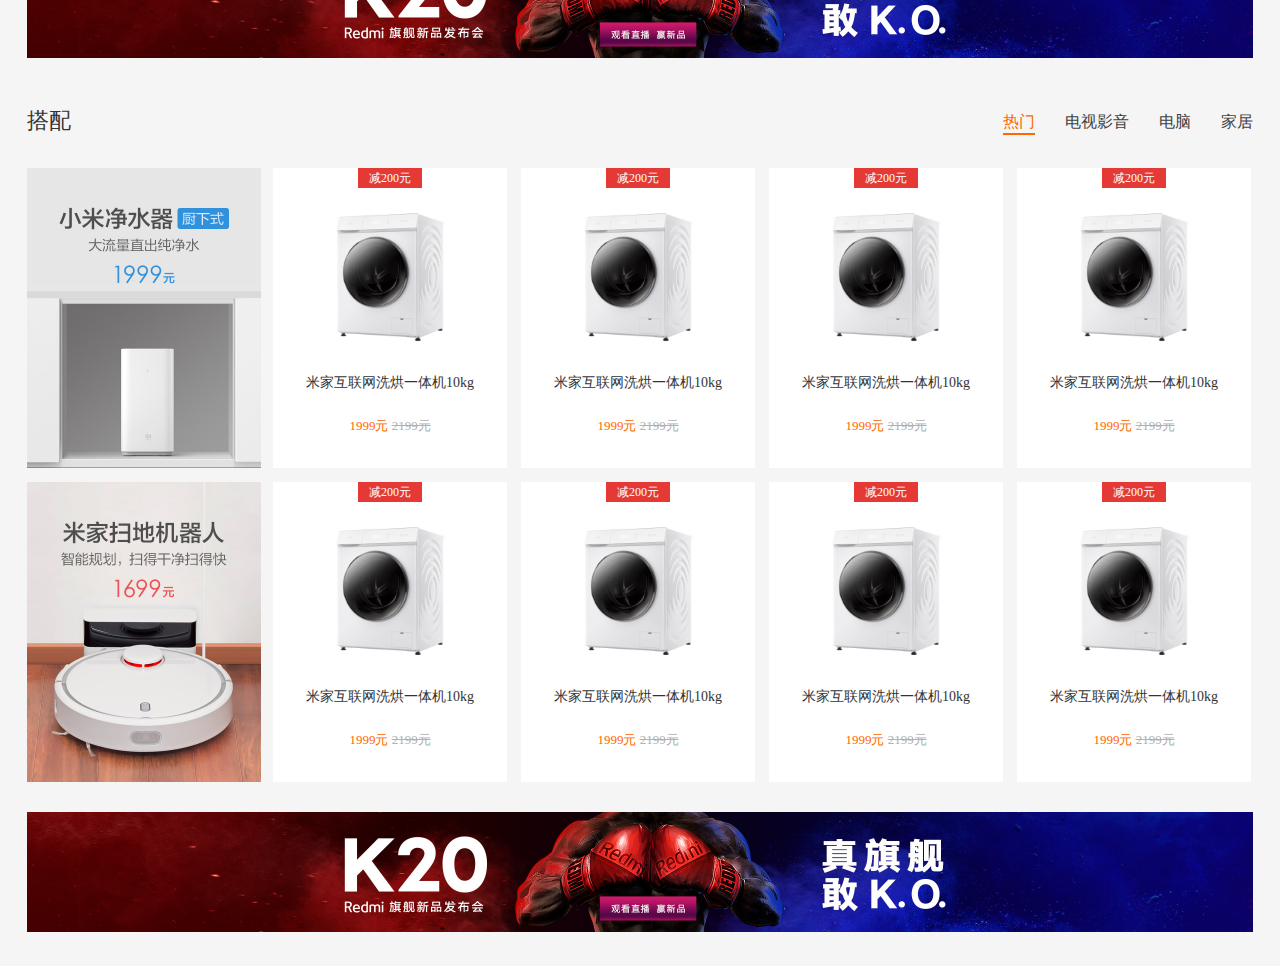
<file: xiaomi-mall/index.html>
<!DOCTYPE html>
<html lang="en">

<head>
    <meta charset="UTF-8">
    <meta name="viewport" content="width=device-width, initial-scale=1.0">
    <meta http-equiv="X-UA-Compatible" content="ie=edge">
    <title>小米闪购-小米商城</title>
    <link rel="shortcut icon" href="https://s01.mifile.cn/favicon.ico" type="image/x-icon">
    <link rel="stylesheet" href="./css/style.css">
    <link rel='stylesheet' href='./css/style2.css'>
    <link rel='stylesheet' href='./css/iconfont.css'>
</head>

<body>
    <div class="topbar">
        <div class="container">
            <div class="topbar-nav">
                <a href="">小米商城</a><span>|</span>
                <a href="">MIUI</a><span>|</span>
                <a href="">IoT</a><span>|</span>
                <a href="">云服务</a><span>|</span>
                <a href="">金融</a><span>|</span>
                <a href="">有品</a><span>|</span>
                <a href="">小爱开放平台</a><span>|</span>
                <a href="">政企服务</a><span>|</span>
                <a href="">资质证照</a><span>|</span>
                <a href="">协议规则</a><span>|</span>
                <a href="">下载app</a><span>|</span>
                <a href="">Select Region</a><span>|</span>
            </div>
            <div class="topbar-cart">
                <a><i class='iconfont icon-cart1'></i>购物车<span>(0)<span></a>
            </div>
            <div class="topbar-info">
                <a href="">登录</a><span>|</span>
                <a href="">注册</a><span>|</span>
                <a href="" class="sep">消息通知</a>
            </div>
        </div>
    </div>
    <div class=header>
        <div class="container">
            <div class="header-log">
                <a href='' class='lr'>小米官网</a>
            </div>
            <div class="header-search">
                <form class="search-form">
                    <div class='search-hot-words'>
                        <a href="">小米9</a>
                        <a href=''>小米9 SE</a>
                    </div>
                    <input type="search" class='search-text' onfocus='hide()' onblur='show()'/>
                    <input type="submit" class="search-btn iconfont" value='&#xe6b2' />
                </form>
            </div>
            <div class="header-nav">
                <ul class="nav-list clearfix">
                    <li class="nav-item">
                        <a class='tag' href="">小米手机</a>
                        <div class='item-children none'>
                            <ul>
                                <li class='new first'>
                                    <div class='new-figure'>
                                        <a href="#">
                                            <img src="./img/new/mi9.png" alt="">
                                        </a>
                                    </div>
                                    <div class='new-title'>
                                        <a href='#'>小米9</a>
                                    </div>
                                    <div class='new-price'>1999</div>
                                    <div class='new-flag'>
                                        新品
                                    </div>
                                </li>
                                <li class='new'>
                                    <div class='new-figure'>
                                        <a href="#">
                                            <img src="./img/new/mi9.png" alt="">
                                        </a>
                                    </div>
                                    <div class='new-title'>
                                        <a href='#'>小米9SE</a>
                                    </div>
                                    <div class='new-price'>1999</div>
                                    <div class='new-flag'>
                                        新品
                                    </div>
                                </li>
                                <li class='new'>
                                    <div class='new-figure'>
                                        <a href="#">
                                            <img src="./img/new/qingchun.png" alt="">
                                        </a>
                                    </div>
                                    <div class='new-title'>
                                        <a href='#'>小米9</a>
                                    </div>
                                    <div class='new-price'>1999</div>
                                    <div class='new-flag'>
                                        新品
                                    </div>
                                </li>
                                <li class='new'>
                                    <div class='new-figure'>
                                        <a href="#">
                                            <img src="./img/new/mi9.png" alt="">
                                        </a>
                                    </div>
                                    <div class='new-title'>
                                        <a href='#'>小米9</a>
                                    </div>
                                    <div class='new-price'>1999</div>
                                    <div class='new-flag'>
                                        新品
                                    </div>
                                </li>
                                <li class='new'>
                                    <div class='new-figure'>
                                        <a href="#">
                                            <img src="./img/new/mi9.png" alt="">
                                        </a>
                                    </div>
                                    <div class='new-title'>
                                        <a href='#'>青春</a>
                                    </div>
                                    <div class='new-price'>1999</div>
                                    <div class='new-flag'>
                                        新品
                                    </div>
                                </li>
                                <li class='new'>
                                    <div class='new-figure'>
                                        <a href="#">
                                            <img src="./img/new/mi9.png" alt="">
                                        </a>
                                    </div>
                                    <div class='new-title'>
                                        <a href='#'>青春</a>
                                    </div>
                                    <div class='new-price'>1999</div>
                                    <div class='new-flag'>
                                        小米9
                                    </div>
                                </li>
                            </ul>
                        </div>
                    </li>
                    <li class="nav-item">
                        <a href="" class='tag'>红米</a>
                        <div class='item-children none'>
                            <ul>
                                <li class='new first'>
                                    <div class='new-figure'>
                                        <a href="#">
                                            <img src="./img/new/redmi.jpg" alt="">
                                        </a>
                                    </div>
                                    <div class='new-title'>
                                        <a href='#'>红米</a>
                                    </div>
                                    <div class='new-price'>1999</div>
                                    <div class='new-flag'>
                                        新品
                                    </div>
                                </li>
                                <li class='new'>
                                    <div class='new-figure'>
                                        <a href="#">
                                            <img src="./img/new/redmi.jpg" alt="">
                                        </a>
                                    </div>
                                    <div class='new-title'>
                                        <a href='#'>红米</a>
                                    </div>
                                    <div class='new-price'>1999</div>
                                    <div class='new-flag'>
                                        新品
                                    </div>
                                </li>
                                <li class='new'>
                                    <div class='new-figure'>
                                        <a href="#">
                                            <img src="./img/new/qingchun.png" alt="">
                                        </a>
                                    </div>
                                    <div class='new-title'>
                                        <a href='#'>青春</a>
                                    </div>
                                    <div class='new-price'>1999</div>
                                    <div class='new-flag'>
                                        新品
                                    </div>
                                </li>
                                <li class='new'>
                                    <div class='new-figure'>
                                        <a href="#">
                                            <img src="./img/new/mi9.png" alt="">
                                        </a>
                                    </div>
                                    <div class='new-title'>
                                        <a href='#'>青春</a>
                                    </div>
                                    <div class='new-price'>1999</div>
                                    <div class='new-flag'>
                                        新品
                                    </div>
                                </li>
                                <li class='new'>
                                    <div class='new-figure'>
                                        <a href="#">
                                            <img src="./img/new/mi9.png" alt="">
                                        </a>
                                    </div>
                                    <div class='new-title'>
                                        <a href='#'>青春</a>
                                    </div>
                                    <div class='new-price'>1999</div>
                                    <div class='new-flag'>
                                        新品
                                    </div>
                                </li>
                            </ul>
                        </div>
                    </li>
                    <li class="nav-item ">
                        <a href="" class='tag'>电视</a>
                        <div class='item-children none'>
                            <ul>
                                <li class='new first'>
                                    <div class='new-figure'>
                                        <a href="#">
                                            <img src="./img/new/v1.jpg" alt="">
                                        </a>
                                    </div>
                                    <div class='new-title'>
                                        <a href='#'>小米壁画电视 65英寸</a>
                                    </div>
                                    <div class='new-price'>1999</div>
                                    <div class='new-flag'>
                                        新品
                                    </div>
                                </li>
                                <li class='new'>
                                    <div class='new-figure'>
                                        <a href="#">
                                            <img src="./img/new/v2.jpg" alt="">
                                        </a>
                                    </div>
                                    <div class='new-title'>
                                        <a href='#'>小米全面屏电视E55A</a>
                                    </div>
                                    <div class='new-price'>1999</div>
                                    <div class='new-flag'>
                                        新品
                                    </div>
                                </li>
                                <li class='new'>
                                    <div class='new-figure'>
                                        <a href="#">
                                            <img src="./img/new/v1.jpg" alt="">
                                        </a>
                                    </div>
                                    <div class='new-title'>
                                        <a href='#'>小米全面屏电视E55A</a>
                                    </div>
                                    <div class='new-price'>1999</div>
                                    <div class='new-flag'>
                                        新品
                                    </div>
                                </li>
                                <li class='new'>
                                    <div class='new-figure'>
                                        <a href="#">
                                            <img src="./img/new/v2.jpg" alt="">
                                        </a>
                                    </div>
                                    <div class='new-title'>
                                        <a href='#'>小米全面屏电视E55A</a>
                                    </div>
                                    <div class='new-price'>1999</div>
                                    <div class='new-flag'>
                                        新品
                                    </div>
                                </li>
                                <li class='new'>
                                    <div class='new-figure'>
                                        <a href="#">
                                            <img src="./img/new/v1.jpg" alt="">
                                        </a>
                                    </div>
                                    <div class='new-title'>
                                        <a href='#'>小米全面屏电视E55A</a>
                                    </div>
                                    <div class='new-price'>1999</div>
                                    <div class='new-flag'>
                                        新品
                                    </div>
                                </li>
                                <li class='new'>
                                    <div class='new-figure'>
                                        <a href="#">
                                            <img src="./img/new/v1.jpg" alt="">
                                        </a>
                                    </div>
                                    <div class='new-title'>
                                        <a href='#'>小米全面屏电视E55A</a>
                                    </div>
                                    <div class='new-price'>1999</div>
                                    <div class='new-flag'>
                                        新品
                                    </div>
                                </li>
                            </ul>
                        </div>
                    </li>
                    <li class="nav-item">
                        <a href="" class='tag'>笔记本</a>
                        <div class='item-children none'>
                            <ul>
                                <li class='new first'>
                                    <div class='new-figure'>
                                        <a href="#">
                                            <img src="./img/new/computer1.png" alt="">
                                        </a>
                                    </div>
                                    <div class='new-title'>
                                        <a href='#'>小米笔记本 Air 12.5</a>
                                    </div>
                                    <div class='new-price'>1999</div>
                                    <div class='new-flag'>
                                        新品
                                    </div>
                                </li>
                                <li class='new'>
                                    <div class='new-figure'>
                                        <a href="#">
                                            <img src="./img/new/computer2.png" alt="">
                                        </a>
                                    </div>
                                    <div class='new-title'>
                                        <a href='#'>小米笔记本 Air 12.5</a>
                                    </div>
                                    <div class='new-price'>1999</div>
                                    <div class='new-flag'>
                                        新品
                                    </div>
                                </li>
                                <li class='new'>
                                    <div class='new-figure'>
                                        <a href="#">
                                            <img src="./img/new/computer1.png" alt="">
                                        </a>
                                    </div>
                                    <div class='new-title'>
                                        <a href='#'>小米笔记本 Air 12.5</a>
                                    </div>
                                    <div class='new-price'>1999</div>
                                    <div class='new-flag'>
                                        新品
                                    </div>
                                </li>
                                <li class='new'>
                                    <div class='new-figure'>
                                        <a href="#">
                                            <img src="./img/new/computer2.png" alt="">
                                        </a>
                                    </div>
                                    <div class='new-title'>
                                        <a href='#'>小米笔记本 Air 12.5</a>
                                    </div>
                                    <div class='new-price'>1999</div>
                                    <div class='new-flag'>
                                        新品
                                    </div>
                                </li>
                                <li class='new'>
                                    <div class='new-figure'>
                                        <a href="#">
                                            <img src="./img/new/computer2.png" alt="">
                                        </a>
                                    </div>
                                    <div class='new-title'>
                                        <a href='#'>小米笔记本 Air 12.5</a>
                                    </div>
                                    <div class='new-price'>1999</div>
                                    <div class='new-flag'>
                                        新品
                                    </div>
                                </li>
                                <li class='new'>
                                    <div class='new-figure'>
                                        <a href="#">
                                            <img src="./img/new/v1.jpg" alt="">
                                        </a>
                                    </div>
                                    <div class='new-title'>
                                        <a href='#'>小米全面屏电视E55A</a>
                                    </div>
                                    <div class='new-price'>1999</div>
                                    <div class='new-flag'>
                                        新品
                                    </div>
                                </li>
                            </ul>
                        </div>
                    </li>
                    <li class="nav-item">
                        <a href="" class='tag'>家电</a>
                        <div class='item-children none'>
                            <ul>
                                <li class='new first'>
                                    <div class='new-figure'>
                                        <a href="#">
                                            <img src="./img/new/device.png" alt="">
                                        </a>
                                    </div>
                                    <div class='new-title'>
                                        <a href='#'>小米笔记本 Air 12.5</a>
                                    </div>
                                    <div class='new-price'>1999</div>
                                    <div class='new-flag'>
                                        新品
                                    </div>
                                </li>
                                <li class='new'>
                                    <div class='new-figure'>
                                        <a href="#">
                                            <img src="./img/new/device.png" alt="">
                                        </a>
                                    </div>
                                    <div class='new-title'>
                                        <a href='#'>小米笔记本 Air 12.5</a>
                                    </div>
                                    <div class='new-price'>1999</div>
                                    <div class='new-flag'>
                                        新品
                                    </div>
                                </li>
                                <li class='new'>
                                    <div class='new-figure'>
                                        <a href="#">
                                            <img src="./img/new/device.png" alt="">
                                        </a>
                                    </div>
                                    <div class='new-title'>
                                        <a href='#'>小米笔记本 Air 12.5</a>
                                    </div>
                                    <div class='new-price'>1999</div>
                                    <div class='new-flag'>
                                        新品
                                    </div>
                                </li>
                                <li class='new'>
                                    <div class='new-figure'>
                                        <a href="#">
                                            <img src="./img/new/device.png" alt="">
                                        </a>
                                    </div>
                                    <div class='new-title'>
                                        <a href='#'>小米笔记本 Air 12.5</a>
                                    </div>
                                    <div class='new-price'>1999</div>
                                    <div class='new-flag'>
                                        新品
                                    </div>
                                </li>
                                <li class='new'>
                                    <div class='new-figure'>
                                        <a href="#">
                                            <img src="./img/new/device.png" alt="">
                                        </a>
                                    </div>
                                    <div class='new-title'>
                                        <a href='#'>小米笔记本 Air 12.5</a>
                                    </div>
                                    <div class='new-price'>1999</div>
                                    <div class='new-flag'>
                                        新品
                                    </div>
                                </li>
                                <li class='new'>
                                    <div class='new-figure'>
                                        <a href="#">
                                            <img src="./img/new/device.png" alt="">
                                        </a>
                                    </div>
                                    <div class='new-title'>
                                        <a href='#'>小米全面屏电视E55A</a>
                                    </div>
                                    <div class='new-price'>1999</div>
                                    <div class='new-flag'>
                                        新品
                                    </div>
                                </li>
                            </ul>
                        </div>
                    </li>
                    <li class="nav-item">
                        <a href="" class='tag'>新品</a>
                        <div class='item-children none'>
                                <ul>
                                    <li class='new first'>
                                        <div class='new-figure'>
                                            <a href="#">
                                                <img src="./img/new/mi9.png" alt="">
                                            </a>
                                        </div>
                                        <div class='new-title'>
                                            <a href='#'>小米9</a>
                                        </div>
                                        <div class='new-price'>1999</div>
                                        <div class='new-flag'>
                                            新品
                                        </div>
                                    </li>
                                    <li class='new'>
                                        <div class='new-figure'>
                                            <a href="#">
                                                <img src="./img/new/mi9.png" alt="">
                                            </a>
                                        </div>
                                        <div class='new-title'>
                                            <a href='#'>小米9SE</a>
                                        </div>
                                        <div class='new-price'>1999</div>
                                        <div class='new-flag'>
                                            新品
                                        </div>
                                    </li>
                                    <li class='new'>
                                        <div class='new-figure'>
                                            <a href="#">
                                                <img src="./img/new/qingchun.png" alt="">
                                            </a>
                                        </div>
                                        <div class='new-title'>
                                            <a href='#'>小米9</a>
                                        </div>
                                        <div class='new-price'>1999</div>
                                        <div class='new-flag'>
                                            新品
                                        </div>
                                    </li>
                                    <li class='new'>
                                        <div class='new-figure'>
                                            <a href="#">
                                                <img src="./img/new/mi9.png" alt="">
                                            </a>
                                        </div>
                                        <div class='new-title'>
                                            <a href='#'>小米9</a>
                                        </div>
                                        <div class='new-price'>1999</div>
                                        <div class='new-flag'>
                                            新品
                                        </div>
                                    </li>
                                    <li class='new'>
                                        <div class='new-figure'>
                                            <a href="#">
                                                <img src="./img/new/mi9.png" alt="">
                                            </a>
                                        </div>
                                        <div class='new-title'>
                                            <a href='#'>青春</a>
                                        </div>
                                        <div class='new-price'>1999</div>
                                        <div class='new-flag'>
                                            新品
                                        </div>
                                    </li>
                                    <li class='new'>
                                        <div class='new-figure'>
                                            <a href="#">
                                                <img src="./img/new/mi9.png" alt="">
                                            </a>
                                        </div>
                                        <div class='new-title'>
                                            <a href='#'>青春</a>
                                        </div>
                                        <div class='new-price'>1999</div>
                                        <div class='new-flag'>
                                            小米9
                                        </div>
                                    </li>
                                </ul>
                            </div>
                    </li>
                    <li class="nav-item">
                        <a href="" class='tag'>路由器</a>
                        <div class='item-children none'>
                                <ul>
                                    <li class='new first'>
                                        <div class='new-figure'>
                                            <a href="#">
                                                <img src="./img/new/mi9.png" alt="">
                                            </a>
                                        </div>
                                        <div class='new-title'>
                                            <a href='#'>小米9</a>
                                        </div>
                                        <div class='new-price'>1999</div>
                                        <div class='new-flag'>
                                            新品
                                        </div>
                                    </li>
                                    <li class='new'>
                                        <div class='new-figure'>
                                            <a href="#">
                                                <img src="./img/new/mi9.png" alt="">
                                            </a>
                                        </div>
                                        <div class='new-title'>
                                            <a href='#'>小米9SE</a>
                                        </div>
                                        <div class='new-price'>1999</div>
                                        <div class='new-flag'>
                                            新品
                                        </div>
                                    </li>
                                    <li class='new'>
                                        <div class='new-figure'>
                                            <a href="#">
                                                <img src="./img/new/qingchun.png" alt="">
                                            </a>
                                        </div>
                                        <div class='new-title'>
                                            <a href='#'>小米9</a>
                                        </div>
                                        <div class='new-price'>1999</div>
                                        <div class='new-flag'>
                                            新品
                                        </div>
                                    </li>
                                    <li class='new'>
                                        <div class='new-figure'>
                                            <a href="#">
                                                <img src="./img/new/mi9.png" alt="">
                                            </a>
                                        </div>
                                        <div class='new-title'>
                                            <a href='#'>小米9</a>
                                        </div>
                                        <div class='new-price'>1999</div>
                                        <div class='new-flag'>
                                            新品
                                        </div>
                                    </li>
                                    <li class='new'>
                                        <div class='new-figure'>
                                            <a href="#">
                                                <img src="./img/new/mi9.png" alt="">
                                            </a>
                                        </div>
                                        <div class='new-title'>
                                            <a href='#'>青春</a>
                                        </div>
                                        <div class='new-price'>1999</div>
                                        <div class='new-flag'>
                                            新品
                                        </div>
                                    </li>
                                    <li class='new'>
                                        <div class='new-figure'>
                                            <a href="#">
                                                <img src="./img/new/mi9.png" alt="">
                                            </a>
                                        </div>
                                        <div class='new-title'>
                                            <a href='#'>青春</a>
                                        </div>
                                        <div class='new-price'>1999</div>
                                        <div class='new-flag'>
                                            小米9
                                        </div>
                                    </li>
                                </ul>
                            </div>
                    </li>
                    <li class="nav-item">
                        <a href="" class='tag'>智能硬件</a>
                        <div class='item-children none'>
                                <ul>
                                    <li class='new first'>
                                        <div class='new-figure'>
                                            <a href="#">
                                                <img src="./img/new/mi9.png" alt="">
                                            </a>
                                        </div>
                                        <div class='new-title'>
                                            <a href='#'>小米9</a>
                                        </div>
                                        <div class='new-price'>1999</div>
                                        <div class='new-flag'>
                                            新品
                                        </div>
                                    </li>
                                    <li class='new'>
                                        <div class='new-figure'>
                                            <a href="#">
                                                <img src="./img/new/mi9.png" alt="">
                                            </a>
                                        </div>
                                        <div class='new-title'>
                                            <a href='#'>小米9SE</a>
                                        </div>
                                        <div class='new-price'>1999</div>
                                        <div class='new-flag'>
                                            新品
                                        </div>
                                    </li>
                                    <li class='new'>
                                        <div class='new-figure'>
                                            <a href="#">
                                                <img src="./img/new/qingchun.png" alt="">
                                            </a>
                                        </div>
                                        <div class='new-title'>
                                            <a href='#'>小米9</a>
                                        </div>
                                        <div class='new-price'>1999</div>
                                        <div class='new-flag'>
                                            新品
                                        </div>
                                    </li>
                                    <li class='new'>
                                        <div class='new-figure'>
                                            <a href="#">
                                                <img src="./img/new/mi9.png" alt="">
                                            </a>
                                        </div>
                                        <div class='new-title'>
                                            <a href='#'>小米9</a>
                                        </div>
                                        <div class='new-price'>1999</div>
                                        <div class='new-flag'>
                                            新品
                                        </div>
                                    </li>
                                    <li class='new'>
                                        <div class='new-figure'>
                                            <a href="#">
                                                <img src="./img/new/mi9.png" alt="">
                                            </a>
                                        </div>
                                        <div class='new-title'>
                                            <a href='#'>青春</a>
                                        </div>
                                        <div class='new-price'>1999</div>
                                        <div class='new-flag'>
                                            新品
                                        </div>
                                    </li>
                                    <li class='new'>
                                        <div class='new-figure'>
                                            <a href="#">
                                                <img src="./img/new/mi9.png" alt="">
                                            </a>
                                        </div>
                                        <div class='new-title'>
                                            <a href='#'>青春</a>
                                        </div>
                                        <div class='new-price'>1999</div>
                                        <div class='new-flag'>
                                            小米9
                                        </div>
                                    </li>
                                </ul>
                            </div>
                    </li>
                    <li class="nav-item">
                        <a href="" class='tag'>服务</a>
                    </li>
                    <li class="nav-item"><a href="" class='tag'>社区</a></li>
                </ul>
            </div>
        </div>
    </div>
    <div>
        <div class='home-hero-container'>
            <div class='container'>
                <div class='home-hero-slider'>
                    <div class='slider'>
                        <div class='pager-item selec' id='0'>
                            <a href="">
                                <img src="./img/slide1.jpg" alt="">
                            </a>
                        </div>
                        <div class='pager-item' id='1'>
                            <a href="">
                                <img src="./img/slide2.jpg" alt="">
                            </a>
                        </div>
                        <div class='pager-item' id='2'>
                            <a href="">
                                <img src="./img/slide3.jpg" alt="">
                            </a>
                        </div>
                        <div class='pager-item' id='3'>
                            <a href="">
                                <img src="./img/slide4.jpg" alt="">
                            </a>
                        </div>
                        <div class='pager-item' id='4'>
                            <a href="">
                                <img src="./img/slide5.jpg" alt="">
                            </a>
                        </div>
                    </div>
                    <ul class='slider-control' id='btn'>
                        <li class='control-item'><a id='0' href="#" class='selected-item'>1</a></li>
                        <li class='control-item'><a id='1' href="#">2</a></li>
                        <li class='control-item'><a id='2' href="#">3</a></li>
                        <li class='control-item'><a id='3' href="#">4</a></li>
                        <li class='control-item'><a id='4' href="#">5</a></li>
                    </ul>
                    <div class='slider-direction'>
                        <a href="#" class='prev'>上一张</a>
                        <a href="#" class='next'>下一张</a>
                    </div>
                    <div class='slider-menu'>
                        <ul class='category'>
                            <li class='category-item'>
                                <a href="#" class='title category-item-active'>
                                    手机 电话卡
                                    <i class=""></i>
                                </a>
                                <div class='children children-col4'>
                                    <ul class='children-list-col'>
                                        <li>
                                            <a href="" class='link'>
                                                <img class='thumb' src="./img/call1.png" alt="">
                                                <span>小米9</span>
                                            </a>
                                        </li>
                                        <li>
                                            <a href="" class='link'>
                                                <img class='thumb' src="./img/call2.png" alt="">
                                                <span>小米9</span>
                                            </a>
                                        </li>
                                        <li>
                                            <a href="" class='link'>
                                                <img class='thumb' src="./img/call3.png" alt="">
                                                <span>小米9</span>
                                            </a>
                                        </li>
                                        <li>
                                            <a href="" class='link'>
                                                <img class='thumb' src="./img/call4.png" alt="">
                                                <span>小米9</span>
                                            </a>
                                        </li>
                                        <li>
                                            <a href="" class='link'>
                                                <img class='thumb' src="./img/call5.png" alt="">
                                                <span>小米9</span>
                                            </a>
                                        </li>
                                        <li>
                                            <a href="" class='link'>
                                                <img class='thumb' src="./img/item6.png" alt="">
                                                <span class='text'>小米9</span>
                                            </a>
                                        </li>
                                    </ul>
                                    <ul class='children-list-col'>
                                        <li>
                                            <a href="" class='link'>
                                                <img class='thumb' src="./img/call1.png" alt="">
                                                <span>小米9</span>
                                            </a>
                                        </li>
                                        <li>
                                            <a href="" class='link'>
                                                <img class='thumb' src="./img/call2.png" alt="">
                                                <span>小米9</span>
                                            </a>
                                        </li>
                                        <li>
                                            <a href="" class='link'>
                                                <img class='thumb' src="./img/call3.png" alt="">
                                                <span>小米9</span>
                                            </a>
                                        </li>
                                        <li>
                                            <a href="" class='link'>
                                                <img class='thumb' src="./img/call4.png" alt="">
                                                <span>小米9</span>
                                            </a>
                                        </li>
                                        <li>
                                            <a href="" class='link'>
                                                <img class='thumb' src="./img/call5.png" alt="">
                                                <span>小米9</span>
                                            </a>
                                        </li>
                                        <li>
                                            <a href="" class='link'>
                                                <img class='thumb' src="./img/item6.png" alt="">
                                                <span class='text'>小米9</span>
                                            </a>
                                        </li>
                                    </ul>
                                    <ul class='children-list-col'>
                                        <li>
                                            <a href="" class='link'>
                                                <img class='thumb' src="./img/call1.png" alt="">
                                                <span>小米9</span>
                                            </a>
                                        </li>
                                        <li>
                                            <a href="" class='link'>
                                                <img class='thumb' src="./img/call2.png" alt="">
                                                <span>小米9</span>
                                            </a>
                                        </li>
                                        <li>
                                            <a href="" class='link'>
                                                <img class='thumb' src="./img/call3.png" alt="">
                                                <span>小米9</span>
                                            </a>
                                        </li>
                                        <li>
                                            <a href="" class='link'>
                                                <img class='thumb' src="./img/call4.png" alt="">
                                                <span>小米9</span>
                                            </a>
                                        </li>
                                        <li>
                                            <a href="" class='link'>
                                                <img class='thumb' src="./img/call5.png" alt="">
                                                <span>小米9</span>
                                            </a>
                                        </li>
                                        <li>
                                            <a href="" class='link'>
                                                <img class='thumb' src="./img/item6.png" alt="">
                                                <span class='text'>小米9</span>
                                            </a>
                                        </li>
                                    </ul>
                                    <ul class='children-list-col'>
                                        <li>
                                            <a href="" class='link'>
                                                <img class='thumb' src="./img/call1.png" alt="">
                                                <span>小米9</span>
                                            </a>
                                        </li>
                                        <li>
                                            <a href="" class='link'>
                                                <img class='thumb' src="./img/call2.png" alt="">
                                                <span>小米9</span>
                                            </a>
                                        </li>
                                        <li>
                                            <a href="" class='link'>
                                                <img class='thumb' src="./img/call3.png" alt="">
                                                <span>小米9</span>
                                            </a>
                                        </li>
                                        <li>
                                            <a href="" class='link'>
                                                <img class='thumb' src="./img/call4.png" alt="">
                                                <span>小米9</span>
                                            </a>
                                        </li>
                                        <li>
                                            <a href="" class='link'>
                                                <img class='thumb' src="./img/call5.png" alt="">
                                                <span>小米9</span>
                                            </a>
                                        </li>
                                        <li>
                                            <a href="" class='link'>
                                                <img class='thumb' src="./img/item6.png" alt="">
                                                <span class='text'>小米9</span>
                                            </a>
                                        </li>
                                    </ul>
                                </div>
                            </li>
                            <li class='category-item'>
                                <a href="#" class='title'>
                                    电视 盒子
                                    <i class=""></i>
                                </a>
                                <div class='children children-col3'>
                                    <ul class='children-list-col'>
                                        <li>
                                            <a href="" class='link'>
                                                <img class='thumb' src="./img/notebook1.jpg" alt="">
                                                <span>小米9</span>
                                            </a>
                                        </li>
                                        <li>
                                            <a href="" class='link'>
                                                <img class='thumb' src="./img/notebook1.jpg" alt="">
                                                <span>小米9</span>
                                            </a>
                                        </li>
                                        <li>
                                            <a href="" class='link'>
                                                <img class='thumb' src="./img/notebook1.jpg" alt="">
                                                <span>小米9</span>
                                            </a>
                                        </li>
                                        <li>
                                            <a href="" class='link'>
                                                <img class='thumb' src="./img/notebook1.jpg" alt="">
                                                <span>小米9</span>
                                            </a>
                                        </li>
                                        <li>
                                            <a href="" class='link'>
                                                <img class='thumb' src="./img/notebook2.jpg" alt="">
                                                <span>接线头</span>
                                            </a>
                                        </li>
                                        <li>
                                            <a href="" class='link'>
                                                <img class='thumb' src="./img/notebook2.jpg" alt="">
                                                <span>解线头</span>
                                            </a>
                                        </li>
                                    </ul>
                                    <ul class='children-list-col'>
                                        <li>
                                            <a href="" class='link'>
                                                <img class='thumb' src="./img/notebook1.jpg" alt="">
                                                <span>小米9</span>
                                            </a>
                                        </li>
                                        <li>
                                            <a href="" class='link'>
                                                <img class='thumb' src="./img/notebook1.jpg" alt="">
                                                <span>小米9</span>
                                            </a>
                                        </li>
                                        <li>
                                            <a href="" class='link'>
                                                <img class='thumb' src="./img/notebook1.jpg" alt="">
                                                <span>小米9</span>
                                            </a>
                                        </li>
                                        <li>
                                            <a href="" class='link'>
                                                <img class='thumb' src="./img/notebook1.jpg" alt="">
                                                <span>小米9</span>
                                            </a>
                                        </li>
                                        <li>
                                            <a href="" class='link'>
                                                <img class='thumb' src="./img/notebook2.jpg" alt="">
                                                <span>接线头</span>
                                            </a>
                                        </li>
                                        <li>
                                            <a href="" class='link'>
                                                <img class='thumb' src="./img/notebook2.jpg" alt="">
                                                <span>解线头</span>
                                            </a>
                                        </li>
                                    </ul>
                                    <ul class='children-list-col'>
                                        <li>
                                            <a href="" class='link'>
                                                <img class='thumb' src="./img/notebook1.jpg" alt="">
                                                <span>小米9</span>
                                            </a>
                                        </li>
                                        <li>
                                            <a href="" class='link'>
                                                <img class='thumb' src="./img/notebook1.jpg" alt="">
                                                <span>小米9</span>
                                            </a>
                                        </li>
                                        <li>
                                            <a href="" class='link'>
                                                <img class='thumb' src="./img/notebook1.jpg" alt="">
                                                <span>小米9</span>
                                            </a>
                                        </li>
                                        <li>
                                            <a href="" class='link'>
                                                <img class='thumb' src="./img/notebook1.jpg" alt="">
                                                <span>小米9</span>
                                            </a>
                                        </li>
                                        <li>
                                            <a href="" class='link'>
                                                <img class='thumb' src="./img/notebook2.jpg" alt="">
                                                <span>接线头</span>
                                            </a>
                                        </li>
                                        <li>
                                            <a href="" class='link'>
                                                <img class='thumb' src="./img/notebook2.jpg" alt="">
                                                <span>解线头</span>
                                            </a>
                                        </li>
                                    </ul>
                                </div>
                            </li>
                            <li class='category-item'>
                                <a href="#" class='title'>
                                    笔记本 平板
                                    <i class=""></i>
                                </a>
                                <div class='children  children-col2'>
                                    <ul class='children-list-col'>
                                        <li>
                                            <a href="" class='link'>
                                                <img class='thumb' src="./img/tv1.jpg" alt="">
                                                <span>笔记本</span>
                                            </a>
                                        </li>
                                        <li>
                                            <a href="" class='link'>
                                                <img class='thumb' src="./img/tv2.jpg" alt="">
                                                <span>笔记本</span>
                                            </a>
                                        </li>
                                        <li>
                                            <a href="" class='link'>
                                                <img class='thumb' src="./img/tv3.png" alt="">
                                                <span>笔记本</span>
                                            </a>
                                        </li>
                                        <li>
                                            <a href="" class='link'>
                                                <img class='thumb' src="./img/tv1.jpg" alt="">
                                                <span>笔记本</span>
                                            </a>
                                        </li>
                                        <li>
                                            <a href="" class='link'>
                                                <img class='thumb' src="./img/tv1.jpg" alt="">
                                                <span>笔记本</span>
                                            </a>
                                        </li>
                                        <li>
                                            <a href="" class='link'>
                                                <img class='thumb' src="./img/tv1.jpg" alt="">
                                                <span>笔记本</span>
                                            </a>
                                        </li>
                                    </ul>
                                    <ul class='children-list-col'>
                                        <li>
                                            <a href="" class='link'>
                                                <img class='thumb' src="./img/tv1.jpg" alt="">
                                                <span>笔记本</span>
                                            </a>
                                        </li>
                                        <li>
                                            <a href="" class='link'>
                                                <img class='thumb' src="./img/tv2.jpg" alt="">
                                                <span>笔记本</span>
                                            </a>
                                        </li>
                                        <li>
                                            <a href="" class='link'>
                                                <img class='thumb' src="./img/tv3.png" alt="">
                                                <span>笔记本</span>
                                            </a>
                                        </li>
                                        <li>
                                            <a href="" class='link'>
                                                <img class='thumb' src="./img/tv1.jpg" alt="">
                                                <span>笔记本</span>
                                            </a>
                                        </li>
                                        <li>
                                            <a href="" class='link'>
                                                <img class='thumb' src="./img/tv1.jpg" alt="">
                                                <span>笔记本</span>
                                            </a>
                                        </li>
                                        <li>
                                            <a href="" class='link'>
                                                <img class='thumb' src="./img/tv1.jpg" alt="">
                                                <span>笔记本</span>
                                            </a>
                                        </li>
                                    </ul>
                                </div>
                            </li>
                            <li class='category-item'>
                                <a href="#" class='title'>
                                    家电 插线板
                                    <i class=""></i>
                                </a>
                                <div class='children  children-col2'>
                                    <ul class='children-list-col'>
                                        <li>
                                            <a href="" class='link'>
                                                <img class='thumb' src="./img/tv1.jpg" alt="">
                                                <span>笔记本</span>
                                            </a>
                                        </li>
                                        <li>
                                            <a href="" class='link'>
                                                <img class='thumb' src="./img/tv2.jpg" alt="">
                                                <span>笔记本</span>
                                            </a>
                                        </li>
                                        <li>
                                            <a href="" class='link'>
                                                <img class='thumb' src="./img/tv3.png" alt="">
                                                <span>笔记本</span>
                                            </a>
                                        </li>
                                        <li>
                                            <a href="" class='link'>
                                                <img class='thumb' src="./img/tv1.jpg" alt="">
                                                <span>笔记本</span>
                                            </a>
                                        </li>
                                        <li>
                                            <a href="" class='link'>
                                                <img class='thumb' src="./img/tv1.jpg" alt="">
                                                <span>笔记本</span>
                                            </a>
                                        </li>
                                        <li>
                                            <a href="" class='link'>
                                                <img class='thumb' src="./img/tv1.jpg" alt="">
                                                <span>笔记本</span>
                                            </a>
                                        </li>
                                    </ul>
                                    <ul class='children-list-col'>
                                        <li>
                                            <a href="" class='link'>
                                                <img class='thumb' src="./img/tv1.jpg" alt="">
                                                <span>笔记本</span>
                                            </a>
                                        </li>
                                        <li>
                                            <a href="" class='link'>
                                                <img class='thumb' src="./img/tv2.jpg" alt="">
                                                <span>笔记本</span>
                                            </a>
                                        </li>
                                        <li>
                                            <a href="" class='link'>
                                                <img class='thumb' src="./img/tv3.png" alt="">
                                                <span>笔记本</span>
                                            </a>
                                        </li>
                                        <li>
                                            <a href="" class='link'>
                                                <img class='thumb' src="./img/tv1.jpg" alt="">
                                                <span>笔记本</span>
                                            </a>
                                        </li>
                                        <li>
                                            <a href="" class='link'>
                                                <img class='thumb' src="./img/tv1.jpg" alt="">
                                                <span>笔记本</span>
                                            </a>
                                        </li>
                                        <li>
                                            <a href="" class='link'>
                                                <img class='thumb' src="./img/tv1.jpg" alt="">
                                                <span>笔记本</span>
                                            </a>
                                        </li>
                                    </ul>
                                </div>
                            </li>
                            <li class='category-item'>
                                <a href="#" class='title'>
                                    出行 穿戴
                                    <i class=""></i>
                                </a>
                                <div class='children  children-col2'>
                                    <ul class='children-list-col'>
                                        <li>
                                            <a href="" class='link'>
                                                <img class='thumb' src="./img/tv1.jpg" alt="">
                                                <span>笔记本</span>
                                            </a>
                                        </li>
                                        <li>
                                            <a href="" class='link'>
                                                <img class='thumb' src="./img/tv2.jpg" alt="">
                                                <span>笔记本</span>
                                            </a>
                                        </li>
                                        <li>
                                            <a href="" class='link'>
                                                <img class='thumb' src="./img/tv3.png" alt="">
                                                <span>笔记本</span>
                                            </a>
                                        </li>
                                        <li>
                                            <a href="" class='link'>
                                                <img class='thumb' src="./img/tv1.jpg" alt="">
                                                <span>笔记本</span>
                                            </a>
                                        </li>
                                        <li>
                                            <a href="" class='link'>
                                                <img class='thumb' src="./img/tv1.jpg" alt="">
                                                <span>笔记本</span>
                                            </a>
                                        </li>
                                        <li>
                                            <a href="" class='link'>
                                                <img class='thumb' src="./img/tv1.jpg" alt="">
                                                <span>笔记本</span>
                                            </a>
                                        </li>
                                    </ul>
                                    <ul class='children-list-col'>
                                        <li>
                                            <a href="" class='link'>
                                                <img class='thumb' src="./img/tv1.jpg" alt="">
                                                <span>笔记本</span>
                                            </a>
                                        </li>
                                        <li>
                                            <a href="" class='link'>
                                                <img class='thumb' src="./img/tv2.jpg" alt="">
                                                <span>笔记本</span>
                                            </a>
                                        </li>
                                        <li>
                                            <a href="" class='link'>
                                                <img class='thumb' src="./img/tv3.png" alt="">
                                                <span>笔记本</span>
                                            </a>
                                        </li>
                                        <li>
                                            <a href="" class='link'>
                                                <img class='thumb' src="./img/tv1.jpg" alt="">
                                                <span>笔记本</span>
                                            </a>
                                        </li>
                                        <li>
                                            <a href="" class='link'>
                                                <img class='thumb' src="./img/tv1.jpg" alt="">
                                                <span>笔记本</span>
                                            </a>
                                        </li>
                                        <li>
                                            <a href="" class='link'>
                                                <img class='thumb' src="./img/tv1.jpg" alt="">
                                                <span>笔记本</span>
                                            </a>
                                        </li>
                                    </ul>
                                </div>
                            </li>
                            <li class='category-item'>
                                <a href="" class='title'>
                                    智能 路由器
                                    <i class=""></i>
                                </a>
                                <div class='children  children-col2'>
                                    <ul class='children-list-col'>
                                        <li>
                                            <a href="" class='link'>
                                                <img class='thumb' src="./img/tv1.jpg" alt="">
                                                <span>笔记本</span>
                                            </a>
                                        </li>
                                        <li>
                                            <a href="" class='link'>
                                                <img class='thumb' src="./img/tv2.jpg" alt="">
                                                <span>笔记本</span>
                                            </a>
                                        </li>
                                        <li>
                                            <a href="" class='link'>
                                                <img class='thumb' src="./img/tv3.png" alt="">
                                                <span>笔记本</span>
                                            </a>
                                        </li>
                                        <li>
                                            <a href="" class='link'>
                                                <img class='thumb' src="./img/tv1.jpg" alt="">
                                                <span>笔记本</span>
                                            </a>
                                        </li>
                                        <li>
                                            <a href="" class='link'>
                                                <img class='thumb' src="./img/tv1.jpg" alt="">
                                                <span>笔记本</span>
                                            </a>
                                        </li>
                                        <li>
                                            <a href="" class='link'>
                                                <img class='thumb' src="./img/tv1.jpg" alt="">
                                                <span>笔记本</span>
                                            </a>
                                        </li>
                                    </ul>
                                    <ul class='children-list-col'>
                                        <li>
                                            <a href="" class='link'>
                                                <img class='thumb' src="./img/tv1.jpg" alt="">
                                                <span>笔记本</span>
                                            </a>
                                        </li>
                                        <li>
                                            <a href="" class='link'>
                                                <img class='thumb' src="./img/tv2.jpg" alt="">
                                                <span>笔记本</span>
                                            </a>
                                        </li>
                                        <li>
                                            <a href="" class='link'>
                                                <img class='thumb' src="./img/tv3.png" alt="">
                                                <span>笔记本</span>
                                            </a>
                                        </li>
                                        <li>
                                            <a href="" class='link'>
                                                <img class='thumb' src="./img/tv1.jpg" alt="">
                                                <span>笔记本</span>
                                            </a>
                                        </li>
                                        <li>
                                            <a href="" class='link'>
                                                <img class='thumb' src="./img/tv1.jpg" alt="">
                                                <span>笔记本</span>
                                            </a>
                                        </li>
                                        <li>
                                            <a href="" class='link'>
                                                <img class='thumb' src="./img/tv1.jpg" alt="">
                                                <span>笔记本</span>
                                            </a>
                                        </li>
                                    </ul>
                                </div>
                            </li>
                            <li class='category-item'>
                                <a href="#" class='title'>
                                    电源 配件
                                    <i class=""></i>
                                </a>
                                <div class='children  children-col2'>
                                    <ul class='children-list-col'>
                                        <li>
                                            <a href="" class='link'>
                                                <img class='thumb' src="./img/tv1.jpg" alt="">
                                                <span>笔记本</span>
                                            </a>
                                        </li>
                                        <li>
                                            <a href="" class='link'>
                                                <img class='thumb' src="./img/tv2.jpg" alt="">
                                                <span>笔记本</span>
                                            </a>
                                        </li>
                                        <li>
                                            <a href="" class='link'>
                                                <img class='thumb' src="./img/tv3.png" alt="">
                                                <span>笔记本</span>
                                            </a>
                                        </li>
                                        <li>
                                            <a href="" class='link'>
                                                <img class='thumb' src="./img/tv1.jpg" alt="">
                                                <span>笔记本</span>
                                            </a>
                                        </li>
                                        <li>
                                            <a href="" class='link'>
                                                <img class='thumb' src="./img/tv1.jpg" alt="">
                                                <span>笔记本</span>
                                            </a>
                                        </li>
                                        <li>
                                            <a href="" class='link'>
                                                <img class='thumb' src="./img/tv1.jpg" alt="">
                                                <span>笔记本</span>
                                            </a>
                                        </li>
                                    </ul>
                                    <ul class='children-list-col'>
                                        <li>
                                            <a href="" class='link'>
                                                <img class='thumb' src="./img/tv1.jpg" alt="">
                                                <span>笔记本</span>
                                            </a>
                                        </li>
                                        <li>
                                            <a href="" class='link'>
                                                <img class='thumb' src="./img/tv2.jpg" alt="">
                                                <span>笔记本</span>
                                            </a>
                                        </li>
                                        <li>
                                            <a href="" class='link'>
                                                <img class='thumb' src="./img/tv3.png" alt="">
                                                <span>笔记本</span>
                                            </a>
                                        </li>
                                        <li>
                                            <a href="" class='link'>
                                                <img class='thumb' src="./img/tv1.jpg" alt="">
                                                <span>笔记本</span>
                                            </a>
                                        </li>
                                        <li>
                                            <a href="" class='link'>
                                                <img class='thumb' src="./img/tv1.jpg" alt="">
                                                <span>笔记本</span>
                                            </a>
                                        </li>
                                        <li>
                                            <a href="" class='link'>
                                                <img class='thumb' src="./img/tv1.jpg" alt="">
                                                <span>笔记本</span>
                                            </a>
                                        </li>
                                    </ul>
                                </div>
                            </li>
                            <li class='category-item'>
                                <a href="#" class='title'>
                                    健康 儿童
                                    <i class=""></i>
                                </a>
                                <div class='children  children-col4'>
                                    <ul class='children-list-col'>
                                        <li>
                                            <a href="" class='link'>
                                                <img class='thumb' src="./img/tv1.jpg" alt="">
                                                <span>笔记本</span>
                                            </a>
                                        </li>
                                        <li>
                                            <a href="" class='link'>
                                                <img class='thumb' src="./img/tv2.jpg" alt="">
                                                <span>笔记本</span>
                                            </a>
                                        </li>
                                        <li>
                                            <a href="" class='link'>
                                                <img class='thumb' src="./img/tv3.png" alt="">
                                                <span>笔记本</span>
                                            </a>
                                        </li>
                                        <li>
                                            <a href="" class='link'>
                                                <img class='thumb' src="./img/tv1.jpg" alt="">
                                                <span>笔记本</span>
                                            </a>
                                        </li>
                                        <li>
                                            <a href="" class='link'>
                                                <img class='thumb' src="./img/tv1.jpg" alt="">
                                                <span>笔记本</span>
                                            </a>
                                        </li>
                                        <li>
                                            <a href="" class='link'>
                                                <img class='thumb' src="./img/tv1.jpg" alt="">
                                                <span>笔记本</span>
                                            </a>
                                        </li>
                                    </ul>
                                    <ul class='children-list-col'>
                                        <li>
                                            <a href="" class='link'>
                                                <img class='thumb' src="./img/tv1.jpg" alt="">
                                                <span>笔记本</span>
                                            </a>
                                        </li>
                                        <li>
                                            <a href="" class='link'>
                                                <img class='thumb' src="./img/tv2.jpg" alt="">
                                                <span>笔记本</span>
                                            </a>
                                        </li>
                                        <li>
                                            <a href="" class='link'>
                                                <img class='thumb' src="./img/tv3.png" alt="">
                                                <span>笔记本</span>
                                            </a>
                                        </li>
                                        <li>
                                            <a href="" class='link'>
                                                <img class='thumb' src="./img/tv1.jpg" alt="">
                                                <span>笔记本</span>
                                            </a>
                                        </li>
                                        <li>
                                            <a href="" class='link'>
                                                <img class='thumb' src="./img/tv1.jpg" alt="">
                                                <span>笔记本</span>
                                            </a>
                                        </li>
                                        <li>
                                            <a href="" class='link'>
                                                <img class='thumb' src="./img/tv1.jpg" alt="">
                                                <span>笔记本</span>
                                            </a>
                                        </li>
                                    </ul>
                                    <ul class='children-list-col'>
                                        <li>
                                            <a href="" class='link'>
                                                <img class='thumb' src="./img/tv1.jpg" alt="">
                                                <span>笔记本</span>
                                            </a>
                                        </li>
                                        <li>
                                            <a href="" class='link'>
                                                <img class='thumb' src="./img/tv2.jpg" alt="">
                                                <span>笔记本</span>
                                            </a>
                                        </li>
                                        <li>
                                            <a href="" class='link'>
                                                <img class='thumb' src="./img/tv3.png" alt="">
                                                <span>笔记本</span>
                                            </a>
                                        </li>
                                        <li>
                                            <a href="" class='link'>
                                                <img class='thumb' src="./img/tv1.jpg" alt="">
                                                <span>笔记本</span>
                                            </a>
                                        </li>
                                        <li>
                                            <a href="" class='link'>
                                                <img class='thumb' src="./img/tv1.jpg" alt="">
                                                <span>笔记本</span>
                                            </a>
                                        </li>
                                        <li>
                                            <a href="" class='link'>
                                                <img class='thumb' src="./img/tv1.jpg" alt="">
                                                <span>笔记本</span>
                                            </a>
                                        </li>
                                    </ul>
                                    <ul class='children-list-col'>
                                        <li>
                                            <a href="" class='link'>
                                                <img class='thumb' src="./img/tv1.jpg" alt="">
                                                <span>笔记本</span>
                                            </a>
                                        </li>
                                        <li>
                                            <a href="" class='link'>
                                                <img class='thumb' src="./img/tv2.jpg" alt="">
                                                <span>笔记本</span>
                                            </a>
                                        </li>
                                        <li>
                                            <a href="" class='link'>
                                                <img class='thumb' src="./img/tv3.png" alt="">
                                                <span>笔记本</span>
                                            </a>
                                        </li>
                                        <li>
                                            <a href="" class='link'>
                                                <img class='thumb' src="./img/tv1.jpg" alt="">
                                                <span>笔记本</span>
                                            </a>
                                        </li>
                                        <li>
                                            <a href="" class='link'>
                                                <img class='thumb' src="./img/tv1.jpg" alt="">
                                                <span>笔记本</span>
                                            </a>
                                        </li>
                                        <li>
                                            <a href="" class='link'>
                                                <img class='thumb' src="./img/tv1.jpg" alt="">
                                                <span>笔记本</span>
                                            </a>
                                        </li>
                                    </ul>
                                </div>
                            </li>
                            <li class='category-item'>
                                <a href="#" class='title'>
                                    耳机 音响
                                    <i class=""></i>
                                </a>
                                <div class='children  children-col2'>
                                    <ul class='children-list-col'>
                                        <li>
                                            <a href="" class='link'>
                                                <img class='thumb' src="./img/tv1.jpg" alt="">
                                                <span>笔记本</span>
                                            </a>
                                        </li>
                                        <li>
                                            <a href="" class='link'>
                                                <img class='thumb' src="./img/tv2.jpg" alt="">
                                                <span>笔记本</span>
                                            </a>
                                        </li>
                                        <li>
                                            <a href="" class='link'>
                                                <img class='thumb' src="./img/tv3.png" alt="">
                                                <span>笔记本</span>
                                            </a>
                                        </li>
                                        <li>
                                            <a href="" class='link'>
                                                <img class='thumb' src="./img/tv1.jpg" alt="">
                                                <span>笔记本</span>
                                            </a>
                                        </li>
                                        <li>
                                            <a href="" class='link'>
                                                <img class='thumb' src="./img/tv1.jpg" alt="">
                                                <span>笔记本</span>
                                            </a>
                                        </li>
                                        <li>
                                            <a href="" class='link'>
                                                <img class='thumb' src="./img/tv1.jpg" alt="">
                                                <span>笔记本</span>
                                            </a>
                                        </li>
                                    </ul>
                                    <ul class='children-list-col'>
                                        <li>
                                            <a href="" class='link'>
                                                <img class='thumb' src="./img/tv1.jpg" alt="">
                                                <span>笔记本</span>
                                            </a>
                                        </li>
                                        <li>
                                            <a href="" class='link'>
                                                <img class='thumb' src="./img/tv2.jpg" alt="">
                                                <span>笔记本</span>
                                            </a>
                                        </li>
                                        <li>
                                            <a href="" class='link'>
                                                <img class='thumb' src="./img/tv3.png" alt="">
                                                <span>笔记本</span>
                                            </a>
                                        </li>
                                        <li>
                                            <a href="" class='link'>
                                                <img class='thumb' src="./img/tv1.jpg" alt="">
                                                <span>笔记本</span>
                                            </a>
                                        </li>
                                        <li>
                                            <a href="" class='link'>
                                                <img class='thumb' src="./img/tv1.jpg" alt="">
                                                <span>笔记本</span>
                                            </a>
                                        </li>
                                        <li>
                                            <a href="" class='link'>
                                                <img class='thumb' src="./img/tv1.jpg" alt="">
                                                <span>笔记本</span>
                                            </a>
                                        </li>
                                    </ul>
                                </div>
                            </li>
                            <li class='category-item'>
                                <a href="#" class="title">
                                    生活 箱包
                                    <i class=""></i>
                                </a>
                                <div class='children  children-col3'>
                                    <ul class='children-list-col'>
                                        <li>
                                            <a href="" class='link'>
                                                <img class='thumb' src="./img/tv1.jpg" alt="">
                                                <span>笔记本</span>
                                            </a>
                                        </li>
                                        <li>
                                            <a href="" class='link'>
                                                <img class='thumb' src="./img/tv2.jpg" alt="">
                                                <span>笔记本</span>
                                            </a>
                                        </li>
                                        <li>
                                            <a href="" class='link'>
                                                <img class='thumb' src="./img/tv3.png" alt="">
                                                <span>笔记本</span>
                                            </a>
                                        </li>
                                        <li>
                                            <a href="" class='link'>
                                                <img class='thumb' src="./img/tv1.jpg" alt="">
                                                <span>笔记本</span>
                                            </a>
                                        </li>
                                        <li>
                                            <a href="" class='link'>
                                                <img class='thumb' src="./img/tv1.jpg" alt="">
                                                <span>笔记本</span>
                                            </a>
                                        </li>
                                        <li>
                                            <a href="" class='link'>
                                                <img class='thumb' src="./img/tv1.jpg" alt="">
                                                <span>笔记本</span>
                                            </a>
                                        </li>
                                    </ul>
                                    <ul class='children-list-col'>
                                        <li>
                                            <a href="" class='link'>
                                                <img class='thumb' src="./img/tv1.jpg" alt="">
                                                <span>笔记本</span>
                                            </a>
                                        </li>
                                        <li>
                                            <a href="" class='link'>
                                                <img class='thumb' src="./img/tv2.jpg" alt="">
                                                <span>笔记本</span>
                                            </a>
                                        </li>
                                        <li>
                                            <a href="" class='link'>
                                                <img class='thumb' src="./img/tv3.png" alt="">
                                                <span>笔记本</span>
                                            </a>
                                        </li>
                                        <li>
                                            <a href="" class='link'>
                                                <img class='thumb' src="./img/tv1.jpg" alt="">
                                                <span>笔记本</span>
                                            </a>
                                        </li>
                                        <li>
                                            <a href="" class='link'>
                                                <img class='thumb' src="./img/tv1.jpg" alt="">
                                                <span>笔记本</span>
                                            </a>
                                        </li>
                                        <li>
                                            <a href="" class='link'>
                                                <img class='thumb' src="./img/tv1.jpg" alt="">
                                                <span>笔记本</span>
                                            </a>
                                        </li>
                                    </ul>
                                    <ul class='children-list-col'>
                                        <li>
                                            <a href="" class='link'>
                                                <img class='thumb' src="./img/tv1.jpg" alt="">
                                                <span>笔记本</span>
                                            </a>
                                        </li>
                                        <li>
                                            <a href="" class='link'>
                                                <img class='thumb' src="./img/tv2.jpg" alt="">
                                                <span>笔记本</span>
                                            </a>
                                        </li>
                                        <li>
                                            <a href="" class='link'>
                                                <img class='thumb' src="./img/tv3.png" alt="">
                                                <span>笔记本</span>
                                            </a>
                                        </li>
                                        <li>
                                            <a href="" class='link'>
                                                <img class='thumb' src="./img/tv1.jpg" alt="">
                                                <span>笔记本</span>
                                            </a>
                                        </li>
                                        <li>
                                            <a href="" class='link'>
                                                <img class='thumb' src="./img/tv1.jpg" alt="">
                                                <span>笔记本</span>
                                            </a>
                                        </li>
                                        <li>
                                            <a href="" class='link'>
                                                <img class='thumb' src="./img/tv1.jpg" alt="">
                                                <span>笔记本</span>
                                            </a>
                                        </li>
                                    </ul>
                                </div>
                            </li>
                        </ul>
                    </div>
                </div>

                <div class='home-hero-sub'></div>
                <!--小米闪购-->
                <div class='seckill'>
                    <div class='seckill-header'>小米闪购</div>
                    <div class='seckill-nav'>
                        <ul id='tabs' class='clearfix'>
                            <!--
                         <em> 标签告诉浏览器把其中的文本表示为强调的内容
                        -->
                            <li class='active'>
                                <em>18:00</em>
                                <span><em>即将开始<br />距开始 00:59:36</em></span>
                            </li>
                            <li>
                                <em>20:00</em>
                                <span>即将开始</span>
                            </li>
                            <li>
                                <em>22:00</em>
                                <span> 即将开始</span>
                            </li>
                            <li>
                                <em>00:00</em>
                                <span>明日开始</span>
                            </li>
                            <li>
                                <em>08:00</em>
                                <span>明日开始</span>
                            </li>
                        </ul>
                    </div>
                    <div id='lists' class='seckill-goods'>
                        <ul class='selected'>
                            <li>
                                <div class='bg'>
                                    <a href=''><img src='./img/item4.jpg' alt='' /></a>
                                </div>
                                <div class='info'>
                                    <div class='info-name'>
                                        <h4 class='font-title'>米家互联网洗烘一体机</h4>
                                    </div>
                                    <div class='info-txt'>
                                        <div class='txt-price'>
                                            <i class='txt-price-now'>
                                                <em>¥</em>1999
                                            </i>
                                            <span class='txt-price-pre'>
                                                ¥<del>2499</del>
                                            </span>
                                            <span class='txt-progess'>
                                                <i class='txt-progess-text'>已售24%</i>
                                                <i class='txt-progess-pict'>
                                                    <progress max='100' value='20' style='width:80px;'></progress>
                                                </i>
                                            </span>
                                        </div>
                                        <a href='' class='txt-btn'>
                                            立即抢购
                                        </a>
                                    </div>
                                </div>
                            </li>
                            <li>
                                <div class='bg'>
                                    <a href=''><img src='./img/item4.jpg' alt='' /></a>
                                </div>
                                <div class='info'>
                                    <div class='info-name'>
                                        <h4 class='font-title'>米家互联网洗烘一体机</h4>
                                    </div>
                                    <div class='info-txt'>
                                        <div class='txt-price'>
                                            <i class='txt-price-now'>
                                                <em>¥</em>1999
                                            </i>
                                            <span class='txt-price-pre'>
                                                ¥<del>2499</del>
                                            </span>
                                            <span class='txt-progess'>
                                                <i class='txt-progess-text'>已售24%</i>
                                                <i class='txt-progess-pict'>
                                                    <progress max='100' value='20' style='width:80px;'></progress>
                                                </i>
                                            </span>
                                        </div>
                                        <a href='' class='txt-btn'>
                                            立即抢购
                                        </a>
                                    </div>
                                </div>
                            </li>
                        </ul>
                        <ul class=''>
                            <li>
                                <div class='bg'>
                                    <a href=''><img src='./img/item3.png' alt='' /></a>
                                </div>
                                <div class='info'>
                                    <div class='info-name'>
                                        <h4 class='font-title'>米家互联网洗烘一体机</h4>
                                    </div>
                                    <div class='info-txt'>
                                        <div class='txt-price'>
                                            <i class='txt-price-now'>
                                                <em>¥</em>1999
                                            </i>
                                            <span class='txt-price-pre'>
                                                ¥<del>2499</del>
                                            </span>
                                            <span class='txt-progess'>
                                                <i class='txt-progess-text'>已售24%</i>
                                                <i class='txt-progess-pict'>
                                                    <progress max='100' value='20' style='width:80px;'></progress>
                                                </i>
                                            </span>
                                        </div>
                                        <a href='' class='txt-btn'>
                                            立即抢购
                                        </a>
                                    </div>
                                </div>
                            </li>
                            <li>
                                <div class='bg'>
                                    <a href=''><img src='./img/item3.png' alt='' /></a>
                                </div>
                                <div class='info'>
                                    <div class='info-name'>
                                        <h4 class='font-title'>米家互联网洗烘一体机</h4>
                                    </div>
                                    <div class='info-txt'>
                                        <div class='txt-price'>
                                            <i class='txt-price-now'>
                                                <em>¥</em>1999
                                            </i>
                                            <span class='txt-price-pre'>
                                                ¥<del>2499</del>
                                            </span>
                                            <span class='txt-progess'>
                                                <i class='txt-progess-text'>已售24%</i>
                                                <i class='txt-progess-pict'>
                                                    <progress max='100' value='20' style='width:80px;'></progress>
                                                </i>
                                            </span>
                                        </div>
                                        <a href='' class='txt-btn'>
                                            立即抢购
                                        </a>
                                    </div>
                                </div>
                            </li>
                        </ul>
                        <ul class=''>
                            <li>
                                <div class='bg'>
                                    <a href=''><img src='./img/item2.png' alt='' /></a>
                                </div>
                                <div class='info'>
                                    <div class='info-name'>
                                        <h4 class='font-title'>米家互联网洗烘一体机</h4>
                                    </div>
                                    <div class='info-txt'>
                                        <div class='txt-price'>
                                            <i class='txt-price-now'>
                                                <em>¥</em>1999
                                            </i>
                                            <span class='txt-price-pre'>
                                                ¥<del>2499</del>
                                            </span>
                                            <span class='txt-progess'>
                                                <i class='txt-progess-text'>已售24%</i>
                                                <i class='txt-progess-pict'>
                                                    <progress max='100' value='20' style='width:80px;'></progress>
                                                </i>
                                            </span>
                                        </div>
                                        <a href='' class='txt-btn'>
                                            立即抢购
                                        </a>
                                    </div>
                                </div>
                            </li>
                            <li>
                                <div class='bg'>
                                    <a href=''><img src='./img/item2.png' alt='' /></a>
                                </div>
                                <div class='info'>
                                    <div class='info-name'>
                                        <h4 class='font-title'>米家互联网洗烘一体机</h4>
                                    </div>
                                    <div class='info-txt'>
                                        <div class='txt-price'>
                                            <i class='txt-price-now'>
                                                <em>¥</em>1999
                                            </i>
                                            <span class='txt-price-pre'>
                                                ¥<del>2499</del>
                                            </span>
                                            <span class='txt-progess'>
                                                <i class='txt-progess-text'>已售24%</i>
                                                <i class='txt-progess-pict'>
                                                    <progress max='100' value='20' style='width:80px;'></progress>
                                                </i>
                                            </span>
                                        </div>
                                        <a href='' class='txt-btn'>
                                            立即抢购
                                        </a>
                                    </div>
                                </div>
                            </li>
                        </ul>
                        <ul class=''>
                            <li>
                                <div class='bg'>
                                    <a href=''><img src='./img/item1.jpg' alt='' /></a>
                                </div>
                                <div class='info'>
                                    <div class='info-name'>
                                        <h4 class='font-title'>米家互联网洗烘一体机</h4>
                                    </div>
                                    <div class='info-txt'>
                                        <div class='txt-price'>
                                            <i class='txt-price-now'>
                                                <em>¥</em>1999
                                            </i>
                                            <span class='txt-price-pre'>
                                                ¥<del>2499</del>
                                            </span>
                                            <span class='txt-progess'>
                                                <i class='txt-progess-text'>已售24%</i>
                                                <i class='txt-progess-pict'>
                                                    <progress max='100' value='20' style='width:80px;'></progress>
                                                </i>
                                            </span>
                                        </div>
                                        <a href='' class='txt-btn'>
                                            立即抢购
                                        </a>
                                    </div>
                                </div>
                            </li>
                            <li>
                                <div class='bg'>
                                    <a href=''><img src='./img/item1.jpg' alt='' /></a>
                                </div>
                                <div class='info'>
                                    <div class='info-name'>
                                        <h4 class='font-title'>米家互联网洗烘一体机</h4>
                                    </div>
                                    <div class='info-txt'>
                                        <div class='txt-price'>
                                            <i class='txt-price-now'>
                                                <em>¥</em>1999
                                            </i>
                                            <span class='txt-price-pre'>
                                                ¥<del>2499</del>
                                            </span>
                                            <span class='txt-progess'>
                                                <i class='txt-progess-text'>已售24%</i>
                                                <i class='txt-progess-pict'>
                                                    <progress max='100' value='20' style='width:80px;'></progress>
                                                </i>
                                            </span>
                                        </div>
                                        <a href='' class='txt-btn'>
                                            立即抢购
                                        </a>
                                    </div>
                                </div>
                            </li>
                        </ul>
                        <ul>
                            <li>
                                <div class='bg'>
                                    <a href=''><img src='./img/item1.jpg' alt='' /></a>
                                </div>
                                <div class='info'>
                                    <div class='info-name'>
                                        <h4 class='font-title'>米家互联网洗烘一体机</h4>
                                    </div>
                                    <div class='info-txt'>
                                        <div class='txt-price'>
                                            <i class='txt-price-now'>
                                                <em>¥</em>1999
                                            </i>
                                            <span class='txt-price-pre'>
                                                ¥<del>2499</del>
                                            </span>
                                            <span class='txt-progess'>
                                                <i class='txt-progess-text'>已售24%</i>
                                                <i class='txt-progess-pict'>
                                                    <progress max='100' value='20' style='width:80px;'></progress>
                                                </i>
                                            </span>
                                        </div>
                                        <a href='' class='txt-btn'>
                                            立即抢购
                                        </a>
                                    </div>
                                </div>
                            </li>
                            <li>
                                <div class='bg'>
                                    <img src='./img/item2.png' alt='' />
                                </div>
                                <div class='info'>
                                    <div class='info-name'>
                                        <h4 class='font-title'>米家互联网立式空调C1</h4>
                                    </div>
                                    <div class='info-txt'>
                                        <div class='txt-price'>
                                            <i class='txt-price-now'>
                                                <em>¥</em>2999
                                            </i>
                                            <span class='txt-price-pre'>
                                                ¥<del>3499</del>
                                            </span>
                                            <span class='txt-progess'>
                                                <i class='txt-progess-text'>已售24%</i>
                                                <i class='txt-progess-pict'>
                                                    <progress max='100' value='20' style='width:80px;'></progress>
                                                </i>
                                            </span>
                                        </div>
                                        <a href='' class='txt-btn'>
                                            立即抢购
                                        </a>
                                    </div>
                                </div>
                            </li>
                            <li>
                                <div class='bg'>
                                    <img src='./img/item3.png' alt='' />
                                </div>
                                <div class='info'>
                                    <div class='info-name'>
                                        <h4 class='font-title'>15.6"笔记本 i5 4G MX110</h4>
                                    </div>
                                    <div class='info-txt'>
                                        <div class='txt-price'>
                                            <i class='txt-price-now'>
                                                <em>¥</em>4199
                                            </i>
                                            <span class='txt-price-pre'>
                                                ¥<del>5499</del>
                                            </span>
                                            <span class='txt-progess'>
                                                <i class='txt-progess-text'>已售24%</i>
                                                <i class='txt-progess-pict'>
                                                    <progress max='100' value='20' style='width:80px;'></progress>
                                                </i>
                                            </span>
                                        </div>
                                        <a href='' class='txt-btn'>
                                            立即抢购
                                        </a>
                                    </div>
                                </div>
                            </li>
                            <li>
                                <div class='bg'>
                                    <img src='./img/item4.jpg' alt='' />
                                </div>
                                <div class='info'>
                                    <div class='info-name'>
                                        <h4 class='font-title'> 13.3"小米笔记本Air 四核i7 8G 256G MX150 银色"</h4>
                                    </div>
                                    <div class='info-txt'>
                                        <div class='txt-price'>
                                            <i class='txt-price-now'>
                                                <em>¥</em>4199
                                            </i>
                                            <span class='txt-price-pre'>
                                                ¥<del>5499</del>
                                            </span>
                                            <span class='txt-progess'>
                                                <i class='txt-progess-text'>已售24%</i>
                                                <i class='txt-progess-pict'>
                                                    <progress max='100' value='20' style='width:80px;'></progress>
                                                </i>
                                            </span>
                                        </div>
                                        <a href='' class='txt-btn'>
                                            立即抢购
                                        </a>
                                    </div>
                                </div>
                            </li>
                            <li>
                                <div class='bg'>
                                    <img src='./img/item5.jpg' alt='' />
                                </div>
                                <div class='info'>
                                    <div class='info-name'>
                                        <h4 class='font-title'>米家电水壶</h4>
                                    </div>
                                    <div class='info-txt'>
                                        <div class='txt-price'>
                                            <i class='txt-price-now'>
                                                <em>¥</em>99
                                            </i>
                                            <span class='txt-price-pre'>
                                                ¥<del>199</del>
                                            </span>
                                            <span class='txt-progess'>
                                                <i class='txt-progess-text'>已售24%</i>
                                                <i class='txt-progess-pict'>
                                                    <progress max='100' value='20' style='width:80px;'></progress>
                                                </i>
                                            </span>
                                        </div>
                                        <a href='' class='txt-btn'>
                                            立即抢购
                                        </a>
                                    </div>
                                </div>
                            </li>
                            <li>
                                <div class='bg'>
                                    <img src='./img/item6.png' alt='' />
                                </div>
                                <div class='info'>
                                    <div class='info-name'>
                                        <h4 class='font-title'>米家空气净化器Pro</h4>
                                    </div>
                                    <div class='info-txt'>
                                        <div class='txt-price'>
                                            <i class='txt-price-now'>
                                                <em>¥</em>1499
                                            </i>
                                            <span class='txt-price-pre'>
                                                ¥<del>2499</del>
                                            </span>
                                            <span class='txt-progess'>
                                                <i class='txt-progess-text'>已售24%</i>
                                                <i class='txt-progess-pict'>
                                                    <progress max='100' value='20' style='width:80px;'></progress>
                                                </i>
                                            </span>
                                        </div>
                                        <a href='' class='txt-btn'>
                                            立即抢购
                                        </a>
                                    </div>
                                </div>
                            </li>
                            <li>
                                <div class='bg'>
                                    <img src='./img/item7.png' alt='' />
                                </div>
                                <div class='info'>
                                    <div class='info-name'>
                                        <h4 class='font-title'>米家LED吸顶灯</h4>
                                    </div>
                                    <div class='info-txt'>
                                        <div class='txt-price'>
                                            <i class='txt-price-now'>
                                                <em>¥</em>399
                                            </i>
                                            <span class='txt-price-pre'>
                                                ¥<del>499</del>
                                            </span>
                                            <span class='txt-progess'>
                                                <i class='txt-progess-text'>已售24%</i>
                                                <i class='txt-progess-pict'>
                                                    <progress max='100' value='20' style='width:80px;'></progress>
                                                </i>
                                            </span>
                                        </div>
                                        <a href='' class='txt-btn'>
                                            立即抢购
                                        </a>
                                    </div>
                                </div>
                            </li>
                            <li>
                                <div class='bg'>
                                    <img src='./img/item8.png' alt='' />
                                </div>
                                <div class='info'>
                                    <div class='info-name'>
                                        <h4 class='font-title'>米家飞利浦智睿台灯二代</h4>
                                    </div>
                                    <div class='info-txt'>
                                        <div class='txt-price'>
                                            <i class='txt-price-now'>
                                                <em>¥</em>199
                                            </i>
                                            <span class='txt-price-pre'>
                                                ¥<del>599</del>
                                            </span>
                                            <span class='txt-progess'>
                                                <i class='txt-progess-text'>已售24%</i>
                                                <i class='txt-progess-pict'>
                                                    <progress max='100' value='20' style='width:80px;'></progress>
                                                </i>
                                            </span>
                                        </div>
                                        <a href='' class='txt-btn'>
                                            立即抢购
                                        </a>
                                    </div>
                                </div>
                            </li>
                        </ul>
                    </div>
                    <p class='seckill-notice'>
                        小米闪购活动规则:小米闪购商品不享受在小米商城的其他优惠。<br />
                        温馨提示：应可能存在系统缓存，页面更新导致价格变动异常等不确定因素出现时，请即使联系客服。
                    </p>
                </div>
            </div>

        </div>
        <div class='line'>
            <div class='container'>
                <div class='ad-line'>
                    <a href="#">
                        <img src="./img/ad1.jpg" alt="">
                    </a>
                </div>
            </div>
        </div>
        <div class='page-main'>
            <div class='container box'>
                <div class='household'>
                    <div class='house-hd'>
                        <h2 class='hd-title'>家电</h2>
                        <div class="hd-tab">
                            <ul class='hd-tab-list clearfix' id='hd-tab'>
                                <li class='tab-active'>热门</li>
                                <li>电视影音</li>
                                <li>电脑</li>
                                <li>家居</li>
                            </ul>
                        </div>
                    </div>
                    <div class='house-bd clearfix'>
                        <div class="row4">
                            <ul>
                                <li class='brick'>
                                    <a href="#" class='item-right'>
                                        <img src="./img/main/house1.jpg" alt="">
                                    </a>
                                </li>
                                <li class='brick'>
                                    <a href='#' class='item-right'>
                                        <img src="./img/main/house2.jpg" alt="">
                                    </a>
                                </li>
                            </ul>
                        </div>
                        <div class='row16' id='row16'>
                            <ul class="brick-item sel">
                                <li class='li'>
                                    <div class='figure'>
                                        <a href="#">
                                            <img src="./img/item1.jpg" alt="">
                                        </a>
                                    </div>
                                    <h3 class='tit'>
                                        <a href="#">米家互联网洗烘一体机10kg</a>
                                    </h3>
                                    <div class='pri'>
                                        <span>1999元</span>
                                        <del>2199元</del>
                                    </div>
                                    <div class="flag">减200元</div>
                                    <div class="review-wrap">
                                        <a href="">
                                            <span class='review'>挺好的，洗的也干净，白色很简单，好看</span>
                                            <span class='author'>来自于 白羊董小姐 的评价 </span>
                                        </a>
                                    </div>
                                </li>
                                <li class='li'>
                                    <div class='figure'>
                                        <a href="#">
                                            <img src="./img/item1.jpg" alt="">
                                        </a>
                                    </div>
                                    <h3 class='tit'>
                                        <a href="#">米家互联网洗烘一体机10kg</a>
                                    </h3>
                                    <div class='pri'>
                                        <span>1999元</span>
                                        <del>2199元</del>
                                    </div>
                                    <div class="flag">减200元</div>
                                    <div class="review-wrap">
                                        <a href="">
                                            <span class='review'>挺好的，洗的也干净，白色很简单，好看</span>
                                            <span class='author'>来自于 白羊董小姐 的评价 </span>
                                        </a>
                                    </div>
                                </li>
                                <li class='li'>
                                    <div class='figure'>
                                        <a href="#">
                                            <img src="./img/item1.jpg" alt="">
                                        </a>
                                    </div>
                                    <h3 class='tit'>
                                        <a href="#">米家互联网洗烘一体机10kg</a>
                                    </h3>
                                    <div class='pri'>
                                        <span>1999元</span>
                                        <del>2199元</del>
                                    </div>
                                    <div class="flag">减200元</div>
                                    <div class="review-wrap">
                                        <a href="">
                                            <span class='review'>挺好的，洗的也干净，白色很简单，好看</span>
                                            <span class='author'>来自于 白羊董小姐 的评价 </span>
                                        </a>
                                    </div>
                                </li>
                                <li class='li'>
                                    <div class='figure'>
                                        <a href="#">
                                            <img src="./img/item1.jpg" alt="">
                                        </a>
                                    </div>
                                    <h3 class='tit'>
                                        <a href="#">米家互联网洗烘一体机10kg</a>
                                    </h3>
                                    <div class='pri'>
                                        <span>1999元</span>
                                        <del>2199元</del>
                                    </div>
                                    <div class="flag">减200元</div>
                                    <div class="review-wrap">
                                        <a href="">
                                            <span class='review'>挺好的，洗的也干净，白色很简单，好看</span>
                                            <span class='author'>来自于 白羊董小姐 的评价 </span>
                                        </a>
                                    </div>
                                </li>
                                <li class='li'>
                                    <div class='figure'>
                                        <a href="#">
                                            <img src="./img/item1.jpg" alt="">
                                        </a>
                                    </div>
                                    <h3 class='tit'>
                                        <a href="#">米家互联网洗烘一体机10kg</a>
                                    </h3>
                                    <div class='pri'>
                                        <span>1999元</span>
                                        <del>2199元</del>
                                    </div>
                                    <div class="flag">减200元</div>
                                    <div class="review-wrap">
                                        <a href="">
                                            <span class='review'>挺好的，洗的也干净，白色很简单，好看</span>
                                            <span class='author'>来自于 白羊董小姐 的评价 </span>
                                        </a>
                                    </div>
                                </li>
                                <li class='li'>
                                    <div class='figure'>
                                        <a href="#">
                                            <img src="./img/item1.jpg" alt="">
                                        </a>
                                    </div>
                                    <h3 class='tit'>
                                        <a href="#">米家互联网洗烘一体机10kg</a>
                                    </h3>
                                    <div class='pri'>
                                        <span>1999元</span>
                                        <del>2199元</del>
                                    </div>
                                    <div class="flag">减200元</div>
                                    <div class="review-wrap">
                                        <a href="">
                                            <span class='review'>挺好的，洗的也干净，白色很简单，好看</span>
                                            <span class='author'>来自于 白羊董小姐 的评价 </span>
                                        </a>
                                    </div>
                                </li>
                                <li class='li'>
                                    <div class='figure'>
                                        <a href="#">
                                            <img src="./img/item1.jpg" alt="">
                                        </a>
                                    </div>
                                    <h3 class='tit'>
                                        <a href="#">米家互联网洗烘一体机10kg</a>
                                    </h3>
                                    <div class='pri'>
                                        <span>1999元</span>
                                        <del>2199元</del>
                                    </div>
                                    <div class="flag">减200元</div>
                                    <div class="review-wrap">
                                        <a href="">
                                            <span class='review'>挺好的，洗的也干净，白色很简单，好看</span>
                                            <span class='author'>来自于 白羊董小姐 的评价 </span>
                                        </a>
                                    </div>
                                </li>
                                <li class='li'>
                                    <div class='figure'>
                                        <a href="#">
                                            <img src="./img/item1.jpg" alt="">
                                        </a>
                                    </div>
                                    <h3 class='tit'>
                                        <a href="#">米家互联网洗烘一体机10kg</a>
                                    </h3>
                                    <div class='pri'>
                                        <span>1999元</span>
                                        <del>2199元</del>
                                    </div>
                                    <div class="flag">减200元</div>
                                    <div class="review-wrap">
                                        <a href="">
                                            <span class='review'>挺好的，洗的也干净，白色很简单，好看</span>
                                            <span class='author'>来自于 白羊董小姐 的评价 </span>
                                        </a>
                                    </div>
                                </li>
                            </ul>
                            <ul class="brick-item ">
                                <li class='li'>
                                    <div class='figure'>
                                        <a href="#">
                                            <img src="./img/item2.png" alt="">
                                        </a>
                                    </div>
                                    <h3 class='tit'>
                                        <a href="#">米家互联网洗烘一体机10kg</a>
                                    </h3>
                                    <div class='pri'>
                                        <span>1999元</span>
                                        <del>2199元</del>
                                    </div>
                                    <div class="flag">减200元</div>
                                    <div class="review-wrap">
                                        <a href="">
                                            <span class='review'>挺好的，洗的也干净，白色很简单，好看</span>
                                            <span class='author'>来自于 白羊董小姐 的评价 </span>
                                        </a>
                                    </div>
                                </li>
                                <li class='li'>
                                    <div class='figure'>
                                        <a href="#">
                                            <img src="./img/item2.png" alt="">
                                        </a>
                                    </div>
                                    <h3 class='tit'>
                                        <a href="#">米家互联网洗烘一体机10kg</a>
                                    </h3>
                                    <div class='pri'>
                                        <span>1999元</span>
                                        <del>2199元</del>
                                    </div>
                                    <div class="flag">减200元</div>
                                    <div class="review-wrap">
                                        <a href="">
                                            <span class='review'>挺好的，洗的也干净，白色很简单，好看</span>
                                            <span class='author'>来自于 白羊董小姐 的评价 </span>
                                        </a>
                                    </div>
                                </li>
                                <li class='li'>
                                    <div class='figure'>
                                        <a href="#">
                                            <img src="./img/item2.png" alt="">
                                        </a>
                                    </div>
                                    <h3 class='tit'>
                                        <a href="#">米家互联网洗烘一体机10kg</a>
                                    </h3>
                                    <div class='pri'>
                                        <span>1999元</span>
                                        <del>2199元</del>
                                    </div>
                                    <div class="flag">减200元</div>
                                    <div class="review-wrap">
                                        <a href="">
                                            <span class='review'>挺好的，洗的也干净，白色很简单，好看</span>
                                            <span class='author'>来自于 白羊董小姐 的评价 </span>
                                        </a>
                                    </div>
                                </li>
                                <li class='li'>
                                    <div class='figure'>
                                        <a href="#">
                                            <img src="./img/item2.png" alt="">
                                        </a>
                                    </div>
                                    <h3 class='tit'>
                                        <a href="#">米家互联网洗烘一体机10kg</a>
                                    </h3>
                                    <div class='pri'>
                                        <span>1999元</span>
                                        <del>2199元</del>
                                    </div>
                                    <div class="flag">减200元</div>
                                    <div class="review-wrap">
                                        <a href="">
                                            <span class='review'>挺好的，洗的也干净，白色很简单，好看</span>
                                            <span class='author'>来自于 白羊董小姐 的评价 </span>
                                        </a>
                                    </div>
                                </li>
                                <li class='li'>
                                    <div class='figure'>
                                        <a href="#">
                                            <img src="./img/item2.png" alt="">
                                        </a>
                                    </div>
                                    <h3 class='tit'>
                                        <a href="#">米家互联网洗烘一体机10kg</a>
                                    </h3>
                                    <div class='pri'>
                                        <span>1999元</span>
                                        <del>2199元</del>
                                    </div>
                                    <div class="flag">减200元</div>
                                    <div class="review-wrap">
                                        <a href="">
                                            <span class='review'>挺好的，洗的也干净，白色很简单，好看</span>
                                            <span class='author'>来自于 白羊董小姐 的评价 </span>
                                        </a>
                                    </div>
                                </li>
                                <li class='li'>
                                    <div class='figure'>
                                        <a href="#">
                                            <img src="./img/item2.png" alt="">
                                        </a>
                                    </div>
                                    <h3 class='tit'>
                                        <a href="#">米家互联网洗烘一体机10kg</a>
                                    </h3>
                                    <div class='pri'>
                                        <span>1999元</span>
                                        <del>2199元</del>
                                    </div>
                                    <div class="flag">减200元</div>
                                    <div class="review-wrap">
                                        <a href="">
                                            <span class='review'>挺好的，洗的也干净，白色很简单，好看</span>
                                            <span class='author'>来自于 白羊董小姐 的评价 </span>
                                        </a>
                                    </div>
                                </li>
                                <li class='li'>
                                    <div class='figure'>
                                        <a href="#">
                                            <img src="./img/item2.png" alt="">
                                        </a>
                                    </div>
                                    <h3 class='tit'>
                                        <a href="#">米家互联网洗烘一体机10kg</a>
                                    </h3>
                                    <div class='pri'>
                                        <span>1999元</span>
                                        <del>2199元</del>
                                    </div>
                                    <div class="flag">减200元</div>
                                    <div class="review-wrap">
                                        <a href="">
                                            <span class='review'>挺好的，洗的也干净，白色很简单，好看</span>
                                            <span class='author'>来自于 白羊董小姐 的评价 </span>
                                        </a>
                                    </div>
                                </li>
                                <li class='li'>
                                    <div class='figure'>
                                        <a href="#">
                                            <img src="./img/item2.png" alt="">
                                        </a>
                                    </div>
                                    <h3 class='tit'>
                                        <a href="#">米家互联网洗烘一体机10kg</a>
                                    </h3>
                                    <div class='pri'>
                                        <span>1999元</span>
                                        <del>2199元</del>
                                    </div>
                                    <div class="flag">减200元</div>
                                    <div class="review-wrap">
                                        <a href="">
                                            <span class='review'>挺好的，洗的也干净，白色很简单，好看</span>
                                            <span class='author'>来自于 白羊董小姐 的评价 </span>
                                        </a>
                                    </div>
                                </li>
                            </ul>
                            <ul class="brick-item ">
                                <li class='li'>
                                    <div class='figure'>
                                        <a href="#">
                                            <img src="./img/item3.png" alt="">
                                        </a>
                                    </div>
                                    <h3 class='tit'>
                                        <a href="#">米家互联网洗烘一体机10kg</a>
                                    </h3>
                                    <div class='pri'>
                                        <span>1999元</span>
                                        <del>2199元</del>
                                    </div>
                                    <div class="flag">减200元</div>
                                    <div class="review-wrap">
                                        <a href="">
                                            <span class='review'>挺好的，洗的也干净，白色很简单，好看</span>
                                            <span class='author'>来自于 白羊董小姐 的评价 </span>
                                        </a>
                                    </div>
                                </li>
                                <li class='li'>
                                    <div class='figure'>
                                        <a href="#">
                                            <img src="./img/item3.png" alt="">
                                        </a>
                                    </div>
                                    <h3 class='tit'>
                                        <a href="#">米家互联网洗烘一体机10kg</a>
                                    </h3>
                                    <div class='pri'>
                                        <span>1999元</span>
                                        <del>2199元</del>
                                    </div>
                                    <div class="flag">减200元</div>
                                    <div class="review-wrap">
                                        <a href="">
                                            <span class='review'>挺好的，洗的也干净，白色很简单，好看</span>
                                            <span class='author'>来自于 白羊董小姐 的评价 </span>
                                        </a>
                                    </div>
                                </li>
                                <li class='li'>
                                    <div class='figure'>
                                        <a href="#">
                                            <img src="./img/item3.png" alt="">
                                        </a>
                                    </div>
                                    <h3 class='tit'>
                                        <a href="#">米家互联网洗烘一体机10kg</a>
                                    </h3>
                                    <div class='pri'>
                                        <span>1999元</span>
                                        <del>2199元</del>
                                    </div>
                                    <div class="flag">减200元</div>
                                    <div class="review-wrap">
                                        <a href="">
                                            <span class='review'>挺好的，洗的也干净，白色很简单，好看</span>
                                            <span class='author'>来自于 白羊董小姐 的评价 </span>
                                        </a>
                                    </div>
                                </li>
                                <li class='li'>
                                    <div class='figure'>
                                        <a href="#">
                                            <img src="./img/item3.png" alt="">
                                        </a>
                                    </div>
                                    <h3 class='tit'>
                                        <a href="#">米家互联网洗烘一体机10kg</a>
                                    </h3>
                                    <div class='pri'>
                                        <span>1999元</span>
                                        <del>2199元</del>
                                    </div>
                                    <div class="flag">减200元</div>
                                    <div class="review-wrap">
                                        <a href="">
                                            <span class='review'>挺好的，洗的也干净，白色很简单，好看</span>
                                            <span class='author'>来自于 白羊董小姐 的评价 </span>
                                        </a>
                                    </div>
                                </li>
                                <li class='li'>
                                    <div class='figure'>
                                        <a href="#">
                                            <img src="./img/item3.png" alt="">
                                        </a>
                                    </div>
                                    <h3 class='tit'>
                                        <a href="#">米家互联网洗烘一体机10kg</a>
                                    </h3>
                                    <div class='pri'>
                                        <span>1999元</span>
                                        <del>2199元</del>
                                    </div>
                                    <div class="flag">减200元</div>
                                    <div class="review-wrap">
                                        <a href="">
                                            <span class='review'>挺好的，洗的也干净，白色很简单，好看</span>
                                            <span class='author'>来自于 白羊董小姐 的评价 </span>
                                        </a>
                                    </div>
                                </li>
                                <li class='li'>
                                    <div class='figure'>
                                        <a href="#">
                                            <img src="./img/item3.png" alt="">
                                        </a>
                                    </div>
                                    <h3 class='tit'>
                                        <a href="#">米家互联网洗烘一体机10kg</a>
                                    </h3>
                                    <div class='pri'>
                                        <span>1999元</span>
                                        <del>2199元</del>
                                    </div>
                                    <div class="flag">减200元</div>
                                    <div class="review-wrap">
                                        <a href="">
                                            <span class='review'>挺好的，洗的也干净，白色很简单，好看</span>
                                            <span class='author'>来自于 白羊董小姐 的评价 </span>
                                        </a>
                                    </div>
                                </li>
                                <li class='li'>
                                    <div class='figure'>
                                        <a href="#">
                                            <img src="./img/item3.png" alt="">
                                        </a>
                                    </div>
                                    <h3 class='tit'>
                                        <a href="#">米家互联网洗烘一体机10kg</a>
                                    </h3>
                                    <div class='pri'>
                                        <span>1999元</span>
                                        <del>2199元</del>
                                    </div>
                                    <div class="flag">减200元</div>
                                    <div class="review-wrap">
                                        <a href="">
                                            <span class='review'>挺好的，洗的也干净，白色很简单，好看</span>
                                            <span class='author'>来自于 白羊董小姐 的评价 </span>
                                        </a>
                                    </div>
                                </li>
                                <li class='li'>
                                    <div class='figure'>
                                        <a href="#">
                                            <img src="./img/item3.png" alt="">
                                        </a>
                                    </div>
                                    <h3 class='tit'>
                                        <a href="#">米家互联网洗烘一体机10kg</a>
                                    </h3>
                                    <div class='pri'>
                                        <span>1999元</span>
                                        <del>2199元</del>
                                    </div>
                                    <div class="flag">减200元</div>
                                    <div class="review-wrap">
                                        <a href="">
                                            <span class='review'>挺好的，洗的也干净，白色很简单，好看</span>
                                            <span class='author'>来自于 白羊董小姐 的评价 </span>
                                        </a>
                                    </div>
                                </li>
                            </ul>
                            <ul class="brick-item ">
                                <li class='li'>
                                    <div class='figure'>
                                        <a href="#">
                                            <img src="./img/item8.png" alt="">
                                        </a>
                                    </div>
                                    <h3 class='tit'>
                                        <a href="#">米家互联网洗烘一体机10kg</a>
                                    </h3>
                                    <div class='pri'>
                                        <span>1999元</span>
                                        <del>2199元</del>
                                    </div>
                                    <div class="flag">减200元</div>
                                    <div class="review-wrap">
                                        <a href="">
                                            <span class='review'>挺好的，洗的也干净，白色很简单，好看</span>
                                            <span class='author'>来自于 白羊董小姐 的评价 </span>
                                        </a>
                                    </div>
                                </li>
                                <li class='li'>
                                    <div class='figure'>
                                        <a href="#">
                                            <img src="./img/item8.png" alt="">
                                        </a>
                                    </div>
                                    <h3 class='tit'>
                                        <a href="#">米家互联网洗烘一体机10kg</a>
                                    </h3>
                                    <div class='pri'>
                                        <span>1999元</span>
                                        <del>2199元</del>
                                    </div>
                                    <div class="flag">减200元</div>
                                    <div class="review-wrap">
                                        <a href="">
                                            <span class='review'>挺好的，洗的也干净，白色很简单，好看</span>
                                            <span class='author'>来自于 白羊董小姐 的评价 </span>
                                        </a>
                                    </div>
                                </li>
                                <li class='li'>
                                    <div class='figure'>
                                        <a href="#">
                                            <img src="./img/item8.png" alt="">
                                        </a>
                                    </div>
                                    <h3 class='tit'>
                                        <a href="#">米家互联网洗烘一体机10kg</a>
                                    </h3>
                                    <div class='pri'>
                                        <span>1999元</span>
                                        <del>2199元</del>
                                    </div>
                                    <div class="flag">减200元</div>
                                    <div class="review-wrap">
                                        <a href="">
                                            <span class='review'>挺好的，洗的也干净，白色很简单，好看</span>
                                            <span class='author'>来自于 白羊董小姐 的评价 </span>
                                        </a>
                                    </div>
                                </li>
                                <li class='li'>
                                    <div class='figure'>
                                        <a href="#">
                                            <img src="./img/item8.png" alt="">
                                        </a>
                                    </div>
                                    <h3 class='tit'>
                                        <a href="#">米家互联网洗烘一体机10kg</a>
                                    </h3>
                                    <div class='pri'>
                                        <span>1999元</span>
                                        <del>2199元</del>
                                    </div>
                                    <div class="flag">减200元</div>
                                    <div class="review-wrap">
                                        <a href="">
                                            <span class='review'>挺好的，洗的也干净，白色很简单，好看</span>
                                            <span class='author'>来自于 白羊董小姐 的评价 </span>
                                        </a>
                                    </div>
                                </li>
                                <li class='li'>
                                    <div class='figure'>
                                        <a href="#">
                                            <img src="./img/item8.png" alt="">
                                        </a>
                                    </div>
                                    <h3 class='tit'>
                                        <a href="#">米家互联网洗烘一体机10kg</a>
                                    </h3>
                                    <div class='pri'>
                                        <span>1999元</span>
                                        <del>2199元</del>
                                    </div>
                                    <div class="flag">减200元</div>
                                    <div class="review-wrap">
                                        <a href="">
                                            <span class='review'>挺好的，洗的也干净，白色很简单，好看</span>
                                            <span class='author'>来自于 白羊董小姐 的评价 </span>
                                        </a>
                                    </div>
                                </li>
                                <li class='li'>
                                    <div class='figure'>
                                        <a href="#">
                                            <img src="./img/item8.png" alt="">
                                        </a>
                                    </div>
                                    <h3 class='tit'>
                                        <a href="#">米家互联网洗烘一体机10kg</a>
                                    </h3>
                                    <div class='pri'>
                                        <span>1999元</span>
                                        <del>2199元</del>
                                    </div>
                                    <div class="flag">减200元</div>
                                    <div class="review-wrap">
                                        <a href="">
                                            <span class='review'>挺好的，洗的也干净，白色很简单，好看</span>
                                            <span class='author'>来自于 白羊董小姐 的评价 </span>
                                        </a>
                                    </div>
                                </li>
                                <li class='li'>
                                    <div class='figure'>
                                        <a href="#">
                                            <img src="./img/item8.png" alt="">
                                        </a>
                                    </div>
                                    <h3 class='tit'>
                                        <a href="#">米家互联网洗烘一体机10kg</a>
                                    </h3>
                                    <div class='pri'>
                                        <span>1999元</span>
                                        <del>2199元</del>
                                    </div>
                                    <div class="flag">减200元</div>
                                    <div class="review-wrap">
                                        <a href="">
                                            <span class='review'>挺好的，洗的也干净，白色很简单，好看</span>
                                            <span class='author'>来自于 白羊董小姐 的评价 </span>
                                        </a>
                                    </div>
                                </li>
                                <li class='li'>
                                    <div class='figure'>
                                        <a href="#">
                                            <img src="./img/item8.png" alt="">
                                        </a>
                                    </div>
                                    <h3 class='tit'>
                                        <a href="#">米家互联网洗烘一体机10kg</a>
                                    </h3>
                                    <div class='pri'>
                                        <span>1999元</span>
                                        <del>2199元</del>
                                    </div>
                                    <div class="flag">减200元</div>
                                    <div class="review-wrap">
                                        <a href="">
                                            <span class='review'>挺好的，洗的也干净，白色很简单，好看</span>
                                            <span class='author'>来自于 白羊董小姐 的评价 </span>
                                        </a>
                                    </div>
                                </li>
                            </ul>
                        </div>
                    </div>
                </div>
                <div class='ad-line'>
                    <a href="#">
                        <img src="./img/ad1.jpg" alt="">
                    </a>
                </div>
                <div class='household'>
                    <div class='house-hd'>
                        <h2 class='hd-title'>智能</h2>
                        <div class="hd-tab">
                            <ul class='hd-tab-list clearfix' id='hd-tab-zhineng'>
                                <li class='tab-active'>热门</li>
                                <li>电视影音</li>
                                <li>电脑</li>
                                <li>家居</li>
                            </ul>
                        </div>
                    </div>
                    <div class='house-bd clearfix'>
                        <div class="row4">
                            <ul>
                                <li class='brick'>
                                    <a href="#" class='item-right'>
                                        <img src="./img/main/house1.jpg" alt="">
                                    </a>
                                </li>
                                <li class='brick'>
                                    <a href='#' class='item-right'>
                                        <img src="./img/main/house2.jpg" alt="">
                                    </a>
                                </li>
                            </ul>
                        </div>
                        <div class='row16' id='row16-zhineng'>
                            <ul class="brick-item sel">
                                <li class='li'>
                                    <div class='figure'>
                                        <a href="#">
                                            <img src="./img/item1.jpg" alt="">
                                        </a>
                                    </div>
                                    <h3 class='tit'>
                                        <a href="#">米家互联网洗烘一体机10kg</a>
                                    </h3>
                                    <div class='pri'>
                                        <span>1999元</span>
                                        <del>2199元</del>
                                    </div>
                                    <div class="flag">减200元</div>
                                    <div class="review-wrap">
                                        <a href="">
                                            <span class='review'>挺好的，洗的也干净，白色很简单，好看</span>
                                            <span class='author'>来自于 白羊董小姐 的评价 </span>
                                        </a>
                                    </div>
                                </li>
                                <li class='li'>
                                    <div class='figure'>
                                        <a href="#">
                                            <img src="./img/item1.jpg" alt="">
                                        </a>
                                    </div>
                                    <h3 class='tit'>
                                        <a href="#">米家互联网洗烘一体机10kg</a>
                                    </h3>
                                    <div class='pri'>
                                        <span>1999元</span>
                                        <del>2199元</del>
                                    </div>
                                    <div class="flag">减200元</div>
                                    <div class="review-wrap">
                                        <a href="">
                                            <span class='review'>挺好的，洗的也干净，白色很简单，好看</span>
                                            <span class='author'>来自于 白羊董小姐 的评价 </span>
                                        </a>
                                    </div>
                                </li>
                                <li class='li'>
                                    <div class='figure'>
                                        <a href="#">
                                            <img src="./img/item1.jpg" alt="">
                                        </a>
                                    </div>
                                    <h3 class='tit'>
                                        <a href="#">米家互联网洗烘一体机10kg</a>
                                    </h3>
                                    <div class='pri'>
                                        <span>1999元</span>
                                        <del>2199元</del>
                                    </div>
                                    <div class="flag">减200元</div>
                                    <div class="review-wrap">
                                        <a href="">
                                            <span class='review'>挺好的，洗的也干净，白色很简单，好看</span>
                                            <span class='author'>来自于 白羊董小姐 的评价 </span>
                                        </a>
                                    </div>
                                </li>
                                <li class='li'>
                                    <div class='figure'>
                                        <a href="#">
                                            <img src="./img/item1.jpg" alt="">
                                        </a>
                                    </div>
                                    <h3 class='tit'>
                                        <a href="#">米家互联网洗烘一体机10kg</a>
                                    </h3>
                                    <div class='pri'>
                                        <span>1999元</span>
                                        <del>2199元</del>
                                    </div>
                                    <div class="flag">减200元</div>
                                    <div class="review-wrap">
                                        <a href="">
                                            <span class='review'>挺好的，洗的也干净，白色很简单，好看</span>
                                            <span class='author'>来自于 白羊董小姐 的评价 </span>
                                        </a>
                                    </div>
                                </li>
                                <li class='li'>
                                    <div class='figure'>
                                        <a href="#">
                                            <img src="./img/item1.jpg" alt="">
                                        </a>
                                    </div>
                                    <h3 class='tit'>
                                        <a href="#">米家互联网洗烘一体机10kg</a>
                                    </h3>
                                    <div class='pri'>
                                        <span>1999元</span>
                                        <del>2199元</del>
                                    </div>
                                    <div class="flag">减200元</div>
                                    <div class="review-wrap">
                                        <a href="">
                                            <span class='review'>挺好的，洗的也干净，白色很简单，好看</span>
                                            <span class='author'>来自于 白羊董小姐 的评价 </span>
                                        </a>
                                    </div>
                                </li>
                                <li class='li'>
                                    <div class='figure'>
                                        <a href="#">
                                            <img src="./img/item1.jpg" alt="">
                                        </a>
                                    </div>
                                    <h3 class='tit'>
                                        <a href="#">米家互联网洗烘一体机10kg</a>
                                    </h3>
                                    <div class='pri'>
                                        <span>1999元</span>
                                        <del>2199元</del>
                                    </div>
                                    <div class="flag">减200元</div>
                                    <div class="review-wrap">
                                        <a href="">
                                            <span class='review'>挺好的，洗的也干净，白色很简单，好看</span>
                                            <span class='author'>来自于 白羊董小姐 的评价 </span>
                                        </a>
                                    </div>
                                </li>
                                <li class='li'>
                                    <div class='figure'>
                                        <a href="#">
                                            <img src="./img/item1.jpg" alt="">
                                        </a>
                                    </div>
                                    <h3 class='tit'>
                                        <a href="#">米家互联网洗烘一体机10kg</a>
                                    </h3>
                                    <div class='pri'>
                                        <span>1999元</span>
                                        <del>2199元</del>
                                    </div>
                                    <div class="flag">减200元</div>
                                    <div class="review-wrap">
                                        <a href="">
                                            <span class='review'>挺好的，洗的也干净，白色很简单，好看</span>
                                            <span class='author'>来自于 白羊董小姐 的评价 </span>
                                        </a>
                                    </div>
                                </li>
                                <li class='li'>
                                    <div class='figure'>
                                        <a href="#">
                                            <img src="./img/item1.jpg" alt="">
                                        </a>
                                    </div>
                                    <h3 class='tit'>
                                        <a href="#">米家互联网洗烘一体机10kg</a>
                                    </h3>
                                    <div class='pri'>
                                        <span>1999元</span>
                                        <del>2199元</del>
                                    </div>
                                    <div class="flag">减200元</div>
                                    <div class="review-wrap">
                                        <a href="">
                                            <span class='review'>挺好的，洗的也干净，白色很简单，好看</span>
                                            <span class='author'>来自于 白羊董小姐 的评价 </span>
                                        </a>
                                    </div>
                                </li>
                            </ul>
                            <ul class="brick-item ">
                                <li class='li'>
                                    <div class='figure'>
                                        <a href="#">
                                            <img src="./img/item2.png" alt="">
                                        </a>
                                    </div>
                                    <h3 class='tit'>
                                        <a href="#">米家互联网洗烘一体机10kg</a>
                                    </h3>
                                    <div class='pri'>
                                        <span>1999元</span>
                                        <del>2199元</del>
                                    </div>
                                    <div class="flag">减200元</div>
                                    <div class="review-wrap">
                                        <a href="">
                                            <span class='review'>挺好的，洗的也干净，白色很简单，好看</span>
                                            <span class='author'>来自于 白羊董小姐 的评价 </span>
                                        </a>
                                    </div>
                                </li>
                                <li class='li'>
                                    <div class='figure'>
                                        <a href="#">
                                            <img src="./img/item2.png" alt="">
                                        </a>
                                    </div>
                                    <h3 class='tit'>
                                        <a href="#">米家互联网洗烘一体机10kg</a>
                                    </h3>
                                    <div class='pri'>
                                        <span>1999元</span>
                                        <del>2199元</del>
                                    </div>
                                    <div class="flag">减200元</div>
                                    <div class="review-wrap">
                                        <a href="">
                                            <span class='review'>挺好的，洗的也干净，白色很简单，好看</span>
                                            <span class='author'>来自于 白羊董小姐 的评价 </span>
                                        </a>
                                    </div>
                                </li>
                                <li class='li'>
                                    <div class='figure'>
                                        <a href="#">
                                            <img src="./img/item2.png" alt="">
                                        </a>
                                    </div>
                                    <h3 class='tit'>
                                        <a href="#">米家互联网洗烘一体机10kg</a>
                                    </h3>
                                    <div class='pri'>
                                        <span>1999元</span>
                                        <del>2199元</del>
                                    </div>
                                    <div class="flag">减200元</div>
                                    <div class="review-wrap">
                                        <a href="">
                                            <span class='review'>挺好的，洗的也干净，白色很简单，好看</span>
                                            <span class='author'>来自于 白羊董小姐 的评价 </span>
                                        </a>
                                    </div>
                                </li>
                                <li class='li'>
                                    <div class='figure'>
                                        <a href="#">
                                            <img src="./img/item2.png" alt="">
                                        </a>
                                    </div>
                                    <h3 class='tit'>
                                        <a href="#">米家互联网洗烘一体机10kg</a>
                                    </h3>
                                    <div class='pri'>
                                        <span>1999元</span>
                                        <del>2199元</del>
                                    </div>
                                    <div class="flag">减200元</div>
                                    <div class="review-wrap">
                                        <a href="">
                                            <span class='review'>挺好的，洗的也干净，白色很简单，好看</span>
                                            <span class='author'>来自于 白羊董小姐 的评价 </span>
                                        </a>
                                    </div>
                                </li>
                                <li class='li'>
                                    <div class='figure'>
                                        <a href="#">
                                            <img src="./img/item2.png" alt="">
                                        </a>
                                    </div>
                                    <h3 class='tit'>
                                        <a href="#">米家互联网洗烘一体机10kg</a>
                                    </h3>
                                    <div class='pri'>
                                        <span>1999元</span>
                                        <del>2199元</del>
                                    </div>
                                    <div class="flag">减200元</div>
                                    <div class="review-wrap">
                                        <a href="">
                                            <span class='review'>挺好的，洗的也干净，白色很简单，好看</span>
                                            <span class='author'>来自于 白羊董小姐 的评价 </span>
                                        </a>
                                    </div>
                                </li>
                                <li class='li'>
                                    <div class='figure'>
                                        <a href="#">
                                            <img src="./img/item2.png" alt="">
                                        </a>
                                    </div>
                                    <h3 class='tit'>
                                        <a href="#">米家互联网洗烘一体机10kg</a>
                                    </h3>
                                    <div class='pri'>
                                        <span>1999元</span>
                                        <del>2199元</del>
                                    </div>
                                    <div class="flag">减200元</div>
                                    <div class="review-wrap">
                                        <a href="">
                                            <span class='review'>挺好的，洗的也干净，白色很简单，好看</span>
                                            <span class='author'>来自于 白羊董小姐 的评价 </span>
                                        </a>
                                    </div>
                                </li>
                                <li class='li'>
                                    <div class='figure'>
                                        <a href="#">
                                            <img src="./img/item2.png" alt="">
                                        </a>
                                    </div>
                                    <h3 class='tit'>
                                        <a href="#">米家互联网洗烘一体机10kg</a>
                                    </h3>
                                    <div class='pri'>
                                        <span>1999元</span>
                                        <del>2199元</del>
                                    </div>
                                    <div class="flag">减200元</div>
                                    <div class="review-wrap">
                                        <a href="">
                                            <span class='review'>挺好的，洗的也干净，白色很简单，好看</span>
                                            <span class='author'>来自于 白羊董小姐 的评价 </span>
                                        </a>
                                    </div>
                                </li>
                                <li class='li'>
                                    <div class='figure'>
                                        <a href="#">
                                            <img src="./img/item2.png" alt="">
                                        </a>
                                    </div>
                                    <h3 class='tit'>
                                        <a href="#">米家互联网洗烘一体机10kg</a>
                                    </h3>
                                    <div class='pri'>
                                        <span>1999元</span>
                                        <del>2199元</del>
                                    </div>
                                    <div class="flag">减200元</div>
                                    <div class="review-wrap">
                                        <a href="">
                                            <span class='review'>挺好的，洗的也干净，白色很简单，好看</span>
                                            <span class='author'>来自于 白羊董小姐 的评价 </span>
                                        </a>
                                    </div>
                                </li>
                            </ul>
                            <ul class="brick-item ">
                                <li class='li'>
                                    <div class='figure'>
                                        <a href="#">
                                            <img src="./img/item3.png" alt="">
                                        </a>
                                    </div>
                                    <h3 class='tit'>
                                        <a href="#">米家互联网洗烘一体机10kg</a>
                                    </h3>
                                    <div class='pri'>
                                        <span>1999元</span>
                                        <del>2199元</del>
                                    </div>
                                    <div class="flag">减200元</div>
                                    <div class="review-wrap">
                                        <a href="">
                                            <span class='review'>挺好的，洗的也干净，白色很简单，好看</span>
                                            <span class='author'>来自于 白羊董小姐 的评价 </span>
                                        </a>
                                    </div>
                                </li>
                                <li class='li'>
                                    <div class='figure'>
                                        <a href="#">
                                            <img src="./img/item3.png" alt="">
                                        </a>
                                    </div>
                                    <h3 class='tit'>
                                        <a href="#">米家互联网洗烘一体机10kg</a>
                                    </h3>
                                    <div class='pri'>
                                        <span>1999元</span>
                                        <del>2199元</del>
                                    </div>
                                    <div class="flag">减200元</div>
                                    <div class="review-wrap">
                                        <a href="">
                                            <span class='review'>挺好的，洗的也干净，白色很简单，好看</span>
                                            <span class='author'>来自于 白羊董小姐 的评价 </span>
                                        </a>
                                    </div>
                                </li>
                                <li class='li'>
                                    <div class='figure'>
                                        <a href="#">
                                            <img src="./img/item3.png" alt="">
                                        </a>
                                    </div>
                                    <h3 class='tit'>
                                        <a href="#">米家互联网洗烘一体机10kg</a>
                                    </h3>
                                    <div class='pri'>
                                        <span>1999元</span>
                                        <del>2199元</del>
                                    </div>
                                    <div class="flag">减200元</div>
                                    <div class="review-wrap">
                                        <a href="">
                                            <span class='review'>挺好的，洗的也干净，白色很简单，好看</span>
                                            <span class='author'>来自于 白羊董小姐 的评价 </span>
                                        </a>
                                    </div>
                                </li>
                                <li class='li'>
                                    <div class='figure'>
                                        <a href="#">
                                            <img src="./img/item3.png" alt="">
                                        </a>
                                    </div>
                                    <h3 class='tit'>
                                        <a href="#">米家互联网洗烘一体机10kg</a>
                                    </h3>
                                    <div class='pri'>
                                        <span>1999元</span>
                                        <del>2199元</del>
                                    </div>
                                    <div class="flag">减200元</div>
                                    <div class="review-wrap">
                                        <a href="">
                                            <span class='review'>挺好的，洗的也干净，白色很简单，好看</span>
                                            <span class='author'>来自于 白羊董小姐 的评价 </span>
                                        </a>
                                    </div>
                                </li>
                                <li class='li'>
                                    <div class='figure'>
                                        <a href="#">
                                            <img src="./img/item3.png" alt="">
                                        </a>
                                    </div>
                                    <h3 class='tit'>
                                        <a href="#">米家互联网洗烘一体机10kg</a>
                                    </h3>
                                    <div class='pri'>
                                        <span>1999元</span>
                                        <del>2199元</del>
                                    </div>
                                    <div class="flag">减200元</div>
                                    <div class="review-wrap">
                                        <a href="">
                                            <span class='review'>挺好的，洗的也干净，白色很简单，好看</span>
                                            <span class='author'>来自于 白羊董小姐 的评价 </span>
                                        </a>
                                    </div>
                                </li>
                                <li class='li'>
                                    <div class='figure'>
                                        <a href="#">
                                            <img src="./img/item3.png" alt="">
                                        </a>
                                    </div>
                                    <h3 class='tit'>
                                        <a href="#">米家互联网洗烘一体机10kg</a>
                                    </h3>
                                    <div class='pri'>
                                        <span>1999元</span>
                                        <del>2199元</del>
                                    </div>
                                    <div class="flag">减200元</div>
                                    <div class="review-wrap">
                                        <a href="">
                                            <span class='review'>挺好的，洗的也干净，白色很简单，好看</span>
                                            <span class='author'>来自于 白羊董小姐 的评价 </span>
                                        </a>
                                    </div>
                                </li>
                                <li class='li'>
                                    <div class='figure'>
                                        <a href="#">
                                            <img src="./img/item3.png" alt="">
                                        </a>
                                    </div>
                                    <h3 class='tit'>
                                        <a href="#">米家互联网洗烘一体机10kg</a>
                                    </h3>
                                    <div class='pri'>
                                        <span>1999元</span>
                                        <del>2199元</del>
                                    </div>
                                    <div class="flag">减200元</div>
                                    <div class="review-wrap">
                                        <a href="">
                                            <span class='review'>挺好的，洗的也干净，白色很简单，好看</span>
                                            <span class='author'>来自于 白羊董小姐 的评价 </span>
                                        </a>
                                    </div>
                                </li>
                                <li class='li'>
                                    <div class='figure'>
                                        <a href="#">
                                            <img src="./img/item3.png" alt="">
                                        </a>
                                    </div>
                                    <h3 class='tit'>
                                        <a href="#">米家互联网洗烘一体机10kg</a>
                                    </h3>
                                    <div class='pri'>
                                        <span>1999元</span>
                                        <del>2199元</del>
                                    </div>
                                    <div class="flag">减200元</div>
                                    <div class="review-wrap">
                                        <a href="">
                                            <span class='review'>挺好的，洗的也干净，白色很简单，好看</span>
                                            <span class='author'>来自于 白羊董小姐 的评价 </span>
                                        </a>
                                    </div>
                                </li>
                            </ul>
                            <ul class="brick-item ">
                                <li class='li'>
                                    <div class='figure'>
                                        <a href="#">
                                            <img src="./img/item8.png" alt="">
                                        </a>
                                    </div>
                                    <h3 class='tit'>
                                        <a href="#">米家互联网洗烘一体机10kg</a>
                                    </h3>
                                    <div class='pri'>
                                        <span>1999元</span>
                                        <del>2199元</del>
                                    </div>
                                    <div class="flag">减200元</div>
                                    <div class="review-wrap">
                                        <a href="">
                                            <span class='review'>挺好的，洗的也干净，白色很简单，好看</span>
                                            <span class='author'>来自于 白羊董小姐 的评价 </span>
                                        </a>
                                    </div>
                                </li>
                                <li class='li'>
                                    <div class='figure'>
                                        <a href="#">
                                            <img src="./img/item8.png" alt="">
                                        </a>
                                    </div>
                                    <h3 class='tit'>
                                        <a href="#">米家互联网洗烘一体机10kg</a>
                                    </h3>
                                    <div class='pri'>
                                        <span>1999元</span>
                                        <del>2199元</del>
                                    </div>
                                    <div class="flag">减200元</div>
                                    <div class="review-wrap">
                                        <a href="">
                                            <span class='review'>挺好的，洗的也干净，白色很简单，好看</span>
                                            <span class='author'>来自于 白羊董小姐 的评价 </span>
                                        </a>
                                    </div>
                                </li>
                                <li class='li'>
                                    <div class='figure'>
                                        <a href="#">
                                            <img src="./img/item8.png" alt="">
                                        </a>
                                    </div>
                                    <h3 class='tit'>
                                        <a href="#">米家互联网洗烘一体机10kg</a>
                                    </h3>
                                    <div class='pri'>
                                        <span>1999元</span>
                                        <del>2199元</del>
                                    </div>
                                    <div class="flag">减200元</div>
                                    <div class="review-wrap">
                                        <a href="">
                                            <span class='review'>挺好的，洗的也干净，白色很简单，好看</span>
                                            <span class='author'>来自于 白羊董小姐 的评价 </span>
                                        </a>
                                    </div>
                                </li>
                                <li class='li'>
                                    <div class='figure'>
                                        <a href="#">
                                            <img src="./img/item8.png" alt="">
                                        </a>
                                    </div>
                                    <h3 class='tit'>
                                        <a href="#">米家互联网洗烘一体机10kg</a>
                                    </h3>
                                    <div class='pri'>
                                        <span>1999元</span>
                                        <del>2199元</del>
                                    </div>
                                    <div class="flag">减200元</div>
                                    <div class="review-wrap">
                                        <a href="">
                                            <span class='review'>挺好的，洗的也干净，白色很简单，好看</span>
                                            <span class='author'>来自于 白羊董小姐 的评价 </span>
                                        </a>
                                    </div>
                                </li>
                                <li class='li'>
                                    <div class='figure'>
                                        <a href="#">
                                            <img src="./img/item8.png" alt="">
                                        </a>
                                    </div>
                                    <h3 class='tit'>
                                        <a href="#">米家互联网洗烘一体机10kg</a>
                                    </h3>
                                    <div class='pri'>
                                        <span>1999元</span>
                                        <del>2199元</del>
                                    </div>
                                    <div class="flag">减200元</div>
                                    <div class="review-wrap">
                                        <a href="">
                                            <span class='review'>挺好的，洗的也干净，白色很简单，好看</span>
                                            <span class='author'>来自于 白羊董小姐 的评价 </span>
                                        </a>
                                    </div>
                                </li>
                                <li class='li'>
                                    <div class='figure'>
                                        <a href="#">
                                            <img src="./img/item8.png" alt="">
                                        </a>
                                    </div>
                                    <h3 class='tit'>
                                        <a href="#">米家互联网洗烘一体机10kg</a>
                                    </h3>
                                    <div class='pri'>
                                        <span>1999元</span>
                                        <del>2199元</del>
                                    </div>
                                    <div class="flag">减200元</div>
                                    <div class="review-wrap">
                                        <a href="">
                                            <span class='review'>挺好的，洗的也干净，白色很简单，好看</span>
                                            <span class='author'>来自于 白羊董小姐 的评价 </span>
                                        </a>
                                    </div>
                                </li>
                                <li class='li'>
                                    <div class='figure'>
                                        <a href="#">
                                            <img src="./img/item8.png" alt="">
                                        </a>
                                    </div>
                                    <h3 class='tit'>
                                        <a href="#">米家互联网洗烘一体机10kg</a>
                                    </h3>
                                    <div class='pri'>
                                        <span>1999元</span>
                                        <del>2199元</del>
                                    </div>
                                    <div class="flag">减200元</div>
                                    <div class="review-wrap">
                                        <a href="">
                                            <span class='review'>挺好的，洗的也干净，白色很简单，好看</span>
                                            <span class='author'>来自于 白羊董小姐 的评价 </span>
                                        </a>
                                    </div>
                                </li>
                                <li class='li'>
                                    <div class='figure'>
                                        <a href="#">
                                            <img src="./img/item8.png" alt="">
                                        </a>
                                    </div>
                                    <h3 class='tit'>
                                        <a href="#">米家互联网洗烘一体机10kg</a>
                                    </h3>
                                    <div class='pri'>
                                        <span>1999元</span>
                                        <del>2199元</del>
                                    </div>
                                    <div class="flag">减200元</div>
                                    <div class="review-wrap">
                                        <a href="">
                                            <span class='review'>挺好的，洗的也干净，白色很简单，好看</span>
                                            <span class='author'>来自于 白羊董小姐 的评价 </span>
                                        </a>
                                    </div>
                                </li>
                            </ul>
                        </div>
                    </div>
                </div>
                <div class='ad-line'>
                    <a href="#">
                        <img src="./img/ad2.jpg" alt="">
                    </a>
                </div>
                <div class='household'>
                    <div class='house-hd'>
                        <h2 class='hd-title'>搭配</h2>
                        <div class="hd-tab">
                            <ul class='hd-tab-list clearfix' id='hd-tab-dapei'>
                                <li class='tab-active'>热门</li>
                                <li>电视影音</li>
                                <li>电脑</li>
                                <li>家居</li>
                            </ul>
                        </div>
                    </div>
                    <div class='house-bd clearfix'>
                        <div class="row4">
                            <ul>
                                <li class='brick'>
                                    <a href="#" class='item-right'>
                                        <img src="./img/main/house1.jpg" alt="">
                                    </a>
                                </li>
                                <li class='brick'>
                                    <a href='#' class='item-right'>
                                        <img src="./img/main/house2.jpg" alt="">
                                    </a>
                                </li>
                            </ul>
                        </div>
                        <div class='row16' id='row16-dapei'>
                            <ul class="brick-item sel">
                                <li class='li'>
                                    <div class='figure'>
                                        <a href="#">
                                            <img src="./img/item1.jpg" alt="">
                                        </a>
                                    </div>
                                    <h3 class='tit'>
                                        <a href="#">米家互联网洗烘一体机10kg</a>
                                    </h3>
                                    <div class='pri'>
                                        <span>1999元</span>
                                        <del>2199元</del>
                                    </div>
                                    <div class="flag">减200元</div>
                                    <div class="review-wrap">
                                        <a href="">
                                            <span class='review'>挺好的，洗的也干净，白色很简单，好看</span>
                                            <span class='author'>来自于 白羊董小姐 的评价 </span>
                                        </a>
                                    </div>
                                </li>
                                <li class='li'>
                                    <div class='figure'>
                                        <a href="#">
                                            <img src="./img/item1.jpg" alt="">
                                        </a>
                                    </div>
                                    <h3 class='tit'>
                                        <a href="#">米家互联网洗烘一体机10kg</a>
                                    </h3>
                                    <div class='pri'>
                                        <span>1999元</span>
                                        <del>2199元</del>
                                    </div>
                                    <div class="flag">减200元</div>
                                    <div class="review-wrap">
                                        <a href="">
                                            <span class='review'>挺好的，洗的也干净，白色很简单，好看</span>
                                            <span class='author'>来自于 白羊董小姐 的评价 </span>
                                        </a>
                                    </div>
                                </li>
                                <li class='li'>
                                    <div class='figure'>
                                        <a href="#">
                                            <img src="./img/item1.jpg" alt="">
                                        </a>
                                    </div>
                                    <h3 class='tit'>
                                        <a href="#">米家互联网洗烘一体机10kg</a>
                                    </h3>
                                    <div class='pri'>
                                        <span>1999元</span>
                                        <del>2199元</del>
                                    </div>
                                    <div class="flag">减200元</div>
                                    <div class="review-wrap">
                                        <a href="">
                                            <span class='review'>挺好的，洗的也干净，白色很简单，好看</span>
                                            <span class='author'>来自于 白羊董小姐 的评价 </span>
                                        </a>
                                    </div>
                                </li>
                                <li class='li'>
                                    <div class='figure'>
                                        <a href="#">
                                            <img src="./img/item1.jpg" alt="">
                                        </a>
                                    </div>
                                    <h3 class='tit'>
                                        <a href="#">米家互联网洗烘一体机10kg</a>
                                    </h3>
                                    <div class='pri'>
                                        <span>1999元</span>
                                        <del>2199元</del>
                                    </div>
                                    <div class="flag">减200元</div>
                                    <div class="review-wrap">
                                        <a href="">
                                            <span class='review'>挺好的，洗的也干净，白色很简单，好看</span>
                                            <span class='author'>来自于 白羊董小姐 的评价 </span>
                                        </a>
                                    </div>
                                </li>
                                <li class='li'>
                                    <div class='figure'>
                                        <a href="#">
                                            <img src="./img/item1.jpg" alt="">
                                        </a>
                                    </div>
                                    <h3 class='tit'>
                                        <a href="#">米家互联网洗烘一体机10kg</a>
                                    </h3>
                                    <div class='pri'>
                                        <span>1999元</span>
                                        <del>2199元</del>
                                    </div>
                                    <div class="flag">减200元</div>
                                    <div class="review-wrap">
                                        <a href="">
                                            <span class='review'>挺好的，洗的也干净，白色很简单，好看</span>
                                            <span class='author'>来自于 白羊董小姐 的评价 </span>
                                        </a>
                                    </div>
                                </li>
                                <li class='li'>
                                    <div class='figure'>
                                        <a href="#">
                                            <img src="./img/item1.jpg" alt="">
                                        </a>
                                    </div>
                                    <h3 class='tit'>
                                        <a href="#">米家互联网洗烘一体机10kg</a>
                                    </h3>
                                    <div class='pri'>
                                        <span>1999元</span>
                                        <del>2199元</del>
                                    </div>
                                    <div class="flag">减200元</div>
                                    <div class="review-wrap">
                                        <a href="">
                                            <span class='review'>挺好的，洗的也干净，白色很简单，好看</span>
                                            <span class='author'>来自于 白羊董小姐 的评价 </span>
                                        </a>
                                    </div>
                                </li>
                                <li class='li'>
                                    <div class='figure'>
                                        <a href="#">
                                            <img src="./img/item1.jpg" alt="">
                                        </a>
                                    </div>
                                    <h3 class='tit'>
                                        <a href="#">米家互联网洗烘一体机10kg</a>
                                    </h3>
                                    <div class='pri'>
                                        <span>1999元</span>
                                        <del>2199元</del>
                                    </div>
                                    <div class="flag">减200元</div>
                                    <div class="review-wrap">
                                        <a href="">
                                            <span class='review'>挺好的，洗的也干净，白色很简单，好看</span>
                                            <span class='author'>来自于 白羊董小姐 的评价 </span>
                                        </a>
                                    </div>
                                </li>
                                <li class='li'>
                                    <div class='figure'>
                                        <a href="#">
                                            <img src="./img/item1.jpg" alt="">
                                        </a>
                                    </div>
                                    <h3 class='tit'>
                                        <a href="#">米家互联网洗烘一体机10kg</a>
                                    </h3>
                                    <div class='pri'>
                                        <span>1999元</span>
                                        <del>2199元</del>
                                    </div>
                                    <div class="flag">减200元</div>
                                    <div class="review-wrap">
                                        <a href="">
                                            <span class='review'>挺好的，洗的也干净，白色很简单，好看</span>
                                            <span class='author'>来自于 白羊董小姐 的评价 </span>
                                        </a>
                                    </div>
                                </li>
                            </ul>
                            <ul class="brick-item ">
                                <li class='li'>
                                    <div class='figure'>
                                        <a href="#">
                                            <img src="./img/item2.png" alt="">
                                        </a>
                                    </div>
                                    <h3 class='tit'>
                                        <a href="#">米家互联网洗烘一体机10kg</a>
                                    </h3>
                                    <div class='pri'>
                                        <span>1999元</span>
                                        <del>2199元</del>
                                    </div>
                                    <div class="flag">减200元</div>
                                    <div class="review-wrap">
                                        <a href="">
                                            <span class='review'>挺好的，洗的也干净，白色很简单，好看</span>
                                            <span class='author'>来自于 白羊董小姐 的评价 </span>
                                        </a>
                                    </div>
                                </li>
                                <li class='li'>
                                    <div class='figure'>
                                        <a href="#">
                                            <img src="./img/item2.png" alt="">
                                        </a>
                                    </div>
                                    <h3 class='tit'>
                                        <a href="#">米家互联网洗烘一体机10kg</a>
                                    </h3>
                                    <div class='pri'>
                                        <span>1999元</span>
                                        <del>2199元</del>
                                    </div>
                                    <div class="flag">减200元</div>
                                    <div class="review-wrap">
                                        <a href="">
                                            <span class='review'>挺好的，洗的也干净，白色很简单，好看</span>
                                            <span class='author'>来自于 白羊董小姐 的评价 </span>
                                        </a>
                                    </div>
                                </li>
                                <li class='li'>
                                    <div class='figure'>
                                        <a href="#">
                                            <img src="./img/item2.png" alt="">
                                        </a>
                                    </div>
                                    <h3 class='tit'>
                                        <a href="#">米家互联网洗烘一体机10kg</a>
                                    </h3>
                                    <div class='pri'>
                                        <span>1999元</span>
                                        <del>2199元</del>
                                    </div>
                                    <div class="flag">减200元</div>
                                    <div class="review-wrap">
                                        <a href="">
                                            <span class='review'>挺好的，洗的也干净，白色很简单，好看</span>
                                            <span class='author'>来自于 白羊董小姐 的评价 </span>
                                        </a>
                                    </div>
                                </li>
                                <li class='li'>
                                    <div class='figure'>
                                        <a href="#">
                                            <img src="./img/item2.png" alt="">
                                        </a>
                                    </div>
                                    <h3 class='tit'>
                                        <a href="#">米家互联网洗烘一体机10kg</a>
                                    </h3>
                                    <div class='pri'>
                                        <span>1999元</span>
                                        <del>2199元</del>
                                    </div>
                                    <div class="flag">减200元</div>
                                    <div class="review-wrap">
                                        <a href="">
                                            <span class='review'>挺好的，洗的也干净，白色很简单，好看</span>
                                            <span class='author'>来自于 白羊董小姐 的评价 </span>
                                        </a>
                                    </div>
                                </li>
                                <li class='li'>
                                    <div class='figure'>
                                        <a href="#">
                                            <img src="./img/item2.png" alt="">
                                        </a>
                                    </div>
                                    <h3 class='tit'>
                                        <a href="#">米家互联网洗烘一体机10kg</a>
                                    </h3>
                                    <div class='pri'>
                                        <span>1999元</span>
                                        <del>2199元</del>
                                    </div>
                                    <div class="flag">减200元</div>
                                    <div class="review-wrap">
                                        <a href="">
                                            <span class='review'>挺好的，洗的也干净，白色很简单，好看</span>
                                            <span class='author'>来自于 白羊董小姐 的评价 </span>
                                        </a>
                                    </div>
                                </li>
                                <li class='li'>
                                    <div class='figure'>
                                        <a href="#">
                                            <img src="./img/item2.png" alt="">
                                        </a>
                                    </div>
                                    <h3 class='tit'>
                                        <a href="#">米家互联网洗烘一体机10kg</a>
                                    </h3>
                                    <div class='pri'>
                                        <span>1999元</span>
                                        <del>2199元</del>
                                    </div>
                                    <div class="flag">减200元</div>
                                    <div class="review-wrap">
                                        <a href="">
                                            <span class='review'>挺好的，洗的也干净，白色很简单，好看</span>
                                            <span class='author'>来自于 白羊董小姐 的评价 </span>
                                        </a>
                                    </div>
                                </li>
                                <li class='li'>
                                    <div class='figure'>
                                        <a href="#">
                                            <img src="./img/item2.png" alt="">
                                        </a>
                                    </div>
                                    <h3 class='tit'>
                                        <a href="#">米家互联网洗烘一体机10kg</a>
                                    </h3>
                                    <div class='pri'>
                                        <span>1999元</span>
                                        <del>2199元</del>
                                    </div>
                                    <div class="flag">减200元</div>
                                    <div class="review-wrap">
                                        <a href="">
                                            <span class='review'>挺好的，洗的也干净，白色很简单，好看</span>
                                            <span class='author'>来自于 白羊董小姐 的评价 </span>
                                        </a>
                                    </div>
                                </li>
                                <li class='li'>
                                    <div class='figure'>
                                        <a href="#">
                                            <img src="./img/item2.png" alt="">
                                        </a>
                                    </div>
                                    <h3 class='tit'>
                                        <a href="#">米家互联网洗烘一体机10kg</a>
                                    </h3>
                                    <div class='pri'>
                                        <span>1999元</span>
                                        <del>2199元</del>
                                    </div>
                                    <div class="flag">减200元</div>
                                    <div class="review-wrap">
                                        <a href="">
                                            <span class='review'>挺好的，洗的也干净，白色很简单，好看</span>
                                            <span class='author'>来自于 白羊董小姐 的评价 </span>
                                        </a>
                                    </div>
                                </li>
                            </ul>
                            <ul class="brick-item ">
                                <li class='li'>
                                    <div class='figure'>
                                        <a href="#">
                                            <img src="./img/item3.png" alt="">
                                        </a>
                                    </div>
                                    <h3 class='tit'>
                                        <a href="#">米家互联网洗烘一体机10kg</a>
                                    </h3>
                                    <div class='pri'>
                                        <span>1999元</span>
                                        <del>2199元</del>
                                    </div>
                                    <div class="flag">减200元</div>
                                    <div class="review-wrap">
                                        <a href="">
                                            <span class='review'>挺好的，洗的也干净，白色很简单，好看</span>
                                            <span class='author'>来自于 白羊董小姐 的评价 </span>
                                        </a>
                                    </div>
                                </li>
                                <li class='li'>
                                    <div class='figure'>
                                        <a href="#">
                                            <img src="./img/item3.png" alt="">
                                        </a>
                                    </div>
                                    <h3 class='tit'>
                                        <a href="#">米家互联网洗烘一体机10kg</a>
                                    </h3>
                                    <div class='pri'>
                                        <span>1999元</span>
                                        <del>2199元</del>
                                    </div>
                                    <div class="flag">减200元</div>
                                    <div class="review-wrap">
                                        <a href="">
                                            <span class='review'>挺好的，洗的也干净，白色很简单，好看</span>
                                            <span class='author'>来自于 白羊董小姐 的评价 </span>
                                        </a>
                                    </div>
                                </li>
                                <li class='li'>
                                    <div class='figure'>
                                        <a href="#">
                                            <img src="./img/item3.png" alt="">
                                        </a>
                                    </div>
                                    <h3 class='tit'>
                                        <a href="#">米家互联网洗烘一体机10kg</a>
                                    </h3>
                                    <div class='pri'>
                                        <span>1999元</span>
                                        <del>2199元</del>
                                    </div>
                                    <div class="flag">减200元</div>
                                    <div class="review-wrap">
                                        <a href="">
                                            <span class='review'>挺好的，洗的也干净，白色很简单，好看</span>
                                            <span class='author'>来自于 白羊董小姐 的评价 </span>
                                        </a>
                                    </div>
                                </li>
                                <li class='li'>
                                    <div class='figure'>
                                        <a href="#">
                                            <img src="./img/item3.png" alt="">
                                        </a>
                                    </div>
                                    <h3 class='tit'>
                                        <a href="#">米家互联网洗烘一体机10kg</a>
                                    </h3>
                                    <div class='pri'>
                                        <span>1999元</span>
                                        <del>2199元</del>
                                    </div>
                                    <div class="flag">减200元</div>
                                    <div class="review-wrap">
                                        <a href="">
                                            <span class='review'>挺好的，洗的也干净，白色很简单，好看</span>
                                            <span class='author'>来自于 白羊董小姐 的评价 </span>
                                        </a>
                                    </div>
                                </li>
                                <li class='li'>
                                    <div class='figure'>
                                        <a href="#">
                                            <img src="./img/item3.png" alt="">
                                        </a>
                                    </div>
                                    <h3 class='tit'>
                                        <a href="#">米家互联网洗烘一体机10kg</a>
                                    </h3>
                                    <div class='pri'>
                                        <span>1999元</span>
                                        <del>2199元</del>
                                    </div>
                                    <div class="flag">减200元</div>
                                    <div class="review-wrap">
                                        <a href="">
                                            <span class='review'>挺好的，洗的也干净，白色很简单，好看</span>
                                            <span class='author'>来自于 白羊董小姐 的评价 </span>
                                        </a>
                                    </div>
                                </li>
                                <li class='li'>
                                    <div class='figure'>
                                        <a href="#">
                                            <img src="./img/item3.png" alt="">
                                        </a>
                                    </div>
                                    <h3 class='tit'>
                                        <a href="#">米家互联网洗烘一体机10kg</a>
                                    </h3>
                                    <div class='pri'>
                                        <span>1999元</span>
                                        <del>2199元</del>
                                    </div>
                                    <div class="flag">减200元</div>
                                    <div class="review-wrap">
                                        <a href="">
                                            <span class='review'>挺好的，洗的也干净，白色很简单，好看</span>
                                            <span class='author'>来自于 白羊董小姐 的评价 </span>
                                        </a>
                                    </div>
                                </li>
                                <li class='li'>
                                    <div class='figure'>
                                        <a href="#">
                                            <img src="./img/item3.png" alt="">
                                        </a>
                                    </div>
                                    <h3 class='tit'>
                                        <a href="#">米家互联网洗烘一体机10kg</a>
                                    </h3>
                                    <div class='pri'>
                                        <span>1999元</span>
                                        <del>2199元</del>
                                    </div>
                                    <div class="flag">减200元</div>
                                    <div class="review-wrap">
                                        <a href="">
                                            <span class='review'>挺好的，洗的也干净，白色很简单，好看</span>
                                            <span class='author'>来自于 白羊董小姐 的评价 </span>
                                        </a>
                                    </div>
                                </li>
                                <li class='li'>
                                    <div class='figure'>
                                        <a href="#">
                                            <img src="./img/item3.png" alt="">
                                        </a>
                                    </div>
                                    <h3 class='tit'>
                                        <a href="#">米家互联网洗烘一体机10kg</a>
                                    </h3>
                                    <div class='pri'>
                                        <span>1999元</span>
                                        <del>2199元</del>
                                    </div>
                                    <div class="flag">减200元</div>
                                    <div class="review-wrap">
                                        <a href="">
                                            <span class='review'>挺好的，洗的也干净，白色很简单，好看</span>
                                            <span class='author'>来自于 白羊董小姐 的评价 </span>
                                        </a>
                                    </div>
                                </li>
                            </ul>
                            <ul class="brick-item ">
                                <li class='li'>
                                    <div class='figure'>
                                        <a href="#">
                                            <img src="./img/item8.png" alt="">
                                        </a>
                                    </div>
                                    <h3 class='tit'>
                                        <a href="#">米家互联网洗烘一体机10kg</a>
                                    </h3>
                                    <div class='pri'>
                                        <span>1999元</span>
                                        <del>2199元</del>
                                    </div>
                                    <div class="flag">减200元</div>
                                    <div class="review-wrap">
                                        <a href="">
                                            <span class='review'>挺好的，洗的也干净，白色很简单，好看</span>
                                            <span class='author'>来自于 白羊董小姐 的评价 </span>
                                        </a>
                                    </div>
                                </li>
                                <li class='li'>
                                    <div class='figure'>
                                        <a href="#">
                                            <img src="./img/item8.png" alt="">
                                        </a>
                                    </div>
                                    <h3 class='tit'>
                                        <a href="#">米家互联网洗烘一体机10kg</a>
                                    </h3>
                                    <div class='pri'>
                                        <span>1999元</span>
                                        <del>2199元</del>
                                    </div>
                                    <div class="flag">减200元</div>
                                    <div class="review-wrap">
                                        <a href="">
                                            <span class='review'>挺好的，洗的也干净，白色很简单，好看</span>
                                            <span class='author'>来自于 白羊董小姐 的评价 </span>
                                        </a>
                                    </div>
                                </li>
                                <li class='li'>
                                    <div class='figure'>
                                        <a href="#">
                                            <img src="./img/item8.png" alt="">
                                        </a>
                                    </div>
                                    <h3 class='tit'>
                                        <a href="#">米家互联网洗烘一体机10kg</a>
                                    </h3>
                                    <div class='pri'>
                                        <span>1999元</span>
                                        <del>2199元</del>
                                    </div>
                                    <div class="flag">减200元</div>
                                    <div class="review-wrap">
                                        <a href="">
                                            <span class='review'>挺好的，洗的也干净，白色很简单，好看</span>
                                            <span class='author'>来自于 白羊董小姐 的评价 </span>
                                        </a>
                                    </div>
                                </li>
                                <li class='li'>
                                    <div class='figure'>
                                        <a href="#">
                                            <img src="./img/item8.png" alt="">
                                        </a>
                                    </div>
                                    <h3 class='tit'>
                                        <a href="#">米家互联网洗烘一体机10kg</a>
                                    </h3>
                                    <div class='pri'>
                                        <span>1999元</span>
                                        <del>2199元</del>
                                    </div>
                                    <div class="flag">减200元</div>
                                    <div class="review-wrap">
                                        <a href="">
                                            <span class='review'>挺好的，洗的也干净，白色很简单，好看</span>
                                            <span class='author'>来自于 白羊董小姐 的评价 </span>
                                        </a>
                                    </div>
                                </li>
                                <li class='li'>
                                    <div class='figure'>
                                        <a href="#">
                                            <img src="./img/item8.png" alt="">
                                        </a>
                                    </div>
                                    <h3 class='tit'>
                                        <a href="#">米家互联网洗烘一体机10kg</a>
                                    </h3>
                                    <div class='pri'>
                                        <span>1999元</span>
                                        <del>2199元</del>
                                    </div>
                                    <div class="flag">减200元</div>
                                    <div class="review-wrap">
                                        <a href="">
                                            <span class='review'>挺好的，洗的也干净，白色很简单，好看</span>
                                            <span class='author'>来自于 白羊董小姐 的评价 </span>
                                        </a>
                                    </div>
                                </li>
                                <li class='li'>
                                    <div class='figure'>
                                        <a href="#">
                                            <img src="./img/item8.png" alt="">
                                        </a>
                                    </div>
                                    <h3 class='tit'>
                                        <a href="#">米家互联网洗烘一体机10kg</a>
                                    </h3>
                                    <div class='pri'>
                                        <span>1999元</span>
                                        <del>2199元</del>
                                    </div>
                                    <div class="flag">减200元</div>
                                    <div class="review-wrap">
                                        <a href="">
                                            <span class='review'>挺好的，洗的也干净，白色很简单，好看</span>
                                            <span class='author'>来自于 白羊董小姐 的评价 </span>
                                        </a>
                                    </div>
                                </li>
                                <li class='li'>
                                    <div class='figure'>
                                        <a href="#">
                                            <img src="./img/item8.png" alt="">
                                        </a>
                                    </div>
                                    <h3 class='tit'>
                                        <a href="#">米家互联网洗烘一体机10kg</a>
                                    </h3>
                                    <div class='pri'>
                                        <span>1999元</span>
                                        <del>2199元</del>
                                    </div>
                                    <div class="flag">减200元</div>
                                    <div class="review-wrap">
                                        <a href="">
                                            <span class='review'>挺好的，洗的也干净，白色很简单，好看</span>
                                            <span class='author'>来自于 白羊董小姐 的评价 </span>
                                        </a>
                                    </div>
                                </li>
                                <li class='li'>
                                    <div class='figure'>
                                        <a href="#">
                                            <img src="./img/item8.png" alt="">
                                        </a>
                                    </div>
                                    <h3 class='tit'>
                                        <a href="#">米家互联网洗烘一体机10kg</a>
                                    </h3>
                                    <div class='pri'>
                                        <span>1999元</span>
                                        <del>2199元</del>
                                    </div>
                                    <div class="flag">减200元</div>
                                    <div class="review-wrap">
                                        <a href="">
                                            <span class='review'>挺好的，洗的也干净，白色很简单，好看</span>
                                            <span class='author'>来自于 白羊董小姐 的评价 </span>
                                        </a>
                                    </div>
                                </li>
                            </ul>
                        </div>
                    </div>
                </div>
                <div class='ad-line'>
                    <a href="#">
                        <img src="./img/ad2.jpg" alt="">
                    </a>
                </div>
            </div>
        </div>
        <div class='bar-aside'>
                <ul class='bar-top'>
                    <li class="bar-sort">
                        <a href="####" class='bar-link'>
                            <div class='bar-img'>
                                <img class='orign block' src="./img/aside-icon/phone1.png" alt="">
                                <img class='hover' src="./img/aside-icon/phone2.png" alt="">
                            </div>
                            <div class='bar-pop pop'>
                                <div class='bar-content'>
                                    <img src="./img/aside-icon/ph.png" alt="" class='pop-ig'>
                                    <p class='pop-text'>手机扫一扫一分赢好礼</p>
                                </div>
                            </div>
                        </a>
                    </li>
                    <li class="bar-sort">
                        <a href="####" class='bar-link'>
                            <div class='bar-img'>
                                <img class='orign block' src="./img/aside-icon/peo1.png" alt="">
                                <img class='hover' src="./img/aside-icon/peo2.png" alt="">
                            </div>
                            <div class='bar-pop pop qr'>
                                <p class='pop-text'>个人中心</p>
                            </div>
                        </a>
                    </li>
                    <li class="bar-sort">
                        <a href="####" class='bar-link'>
                            <div class='bar-img'>
                                <img class='orign block' src="./img/aside-icon/tool1.png" alt="">
                                <img class='hover' src="./img/aside-icon/tool2.png" alt="">
                            </div>
                            <div class='bar-pop pop qr'>
                                <p class='pop-text'>售后服务</p>
                            </div>
                        </a>
                    </li>
                    <li class="bar-sort">
                        <a href="####" class='bar-link'>
                            <div class='bar-img'>
                                <img class='orign block' src="./img/aside-icon/server1.png" alt="">
                                <img class='hover' src="./img/aside-icon/server2.png" alt="">
                            </div>
                            <div class='bar-pop qr pop'>
                                <p class='pop-text'>联系客服</p>
                            </div>
                        </a>
                    </li>
                    <li class="bar-sort">
                        <a href="####" class='bar-link'>
                            <div class='bar-img'>
                                <img class='orign block' src="./img/aside-icon/cart1.png" alt="">
                                <img class='hover' src="./img/aside-icon/cart2.png" alt="">
                            </div>
                            <div class='bar-pop pop qr'>
                                <p class='pop-text'>购物车<span>(0)</span></p>
                            </div>
                        </a>
                    </li>
                </ul>
                <a href="javascript:void(0)" onclick="back()" class='bar-sort bartop'>
                    <div class='bar-img'>
                        <img class='orign block' src="./img/aside-icon/top1.png" alt="">
                        <img class='hover' src="./img/aside-icon/top2.png" alt="">
                    </div>
                    <div class='bar-pop pop qr'>
                        <p class='pop-text'>回顶部</p>
                    </div>
                </a>
        </div>
        <script src='./js/jquery-3.3.1.js'></script>

        <script src='js/index.js'> </script>
</body>

</html>
</file>
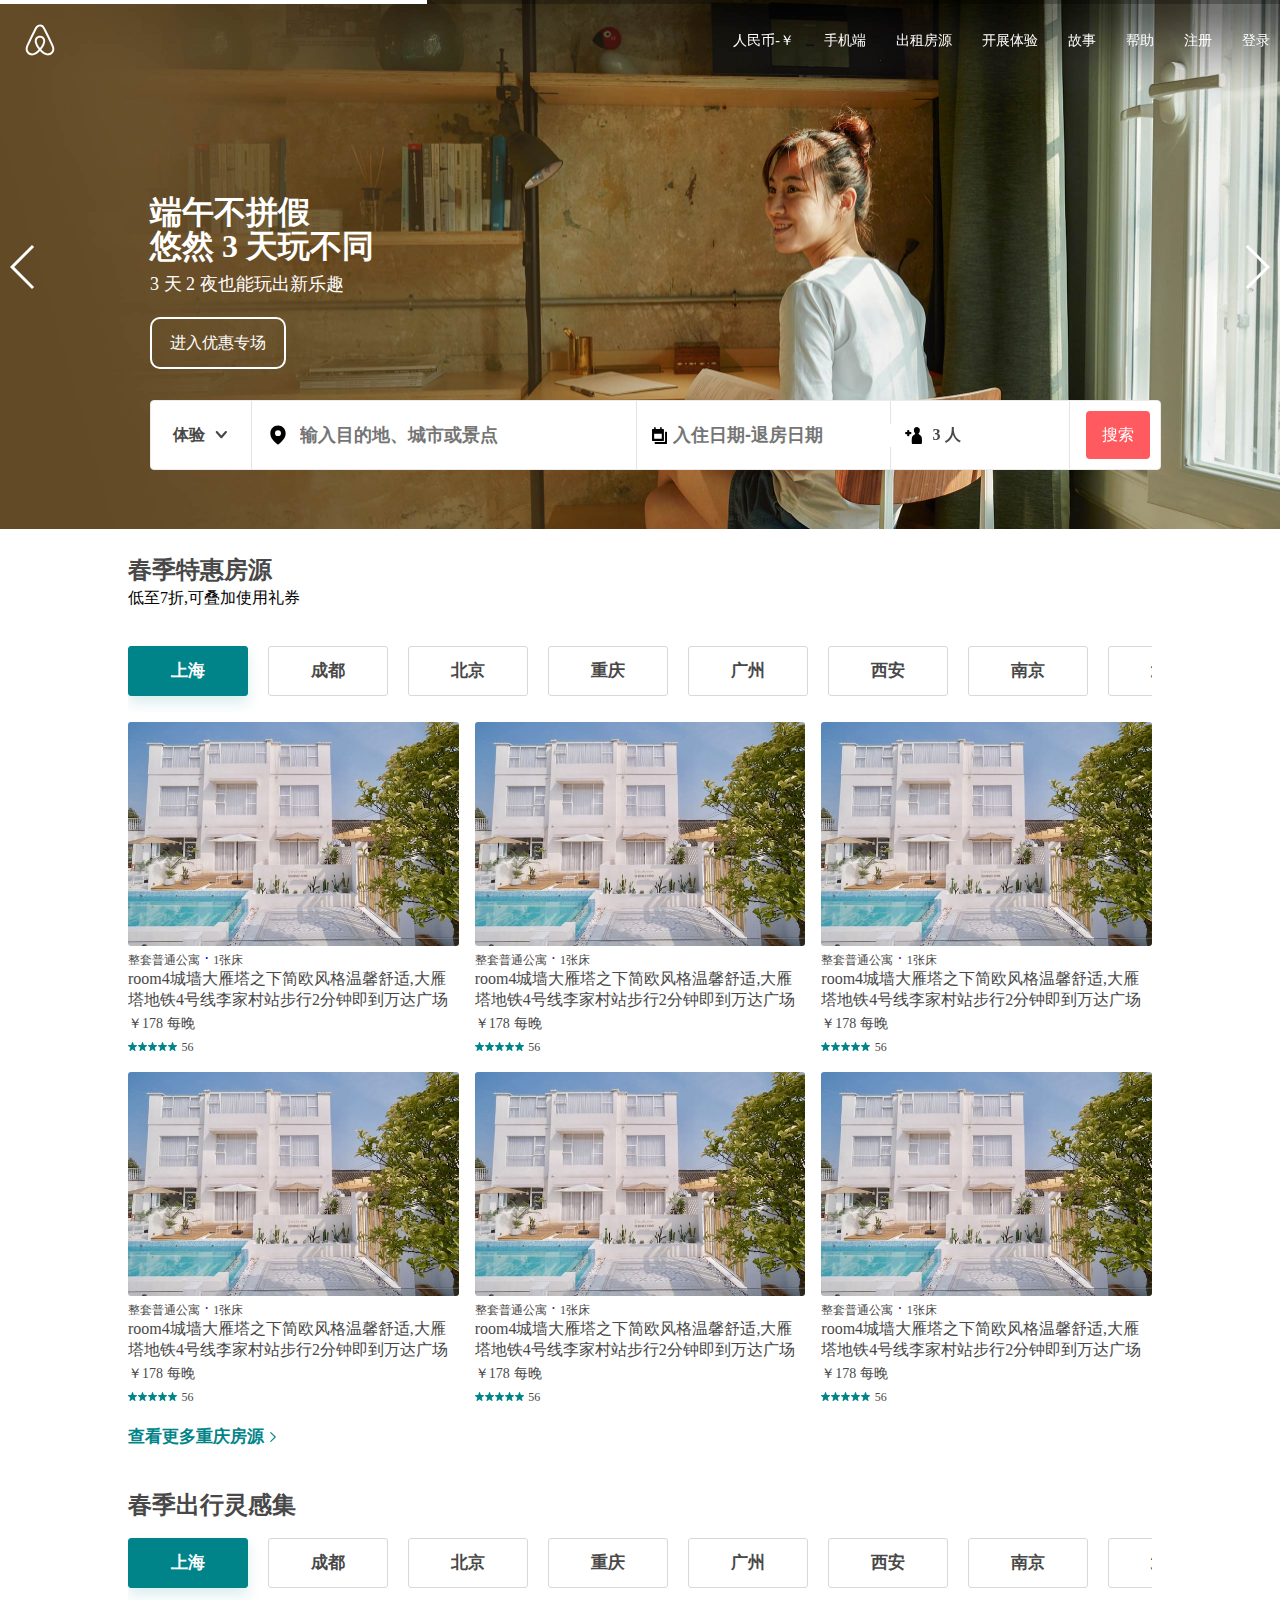
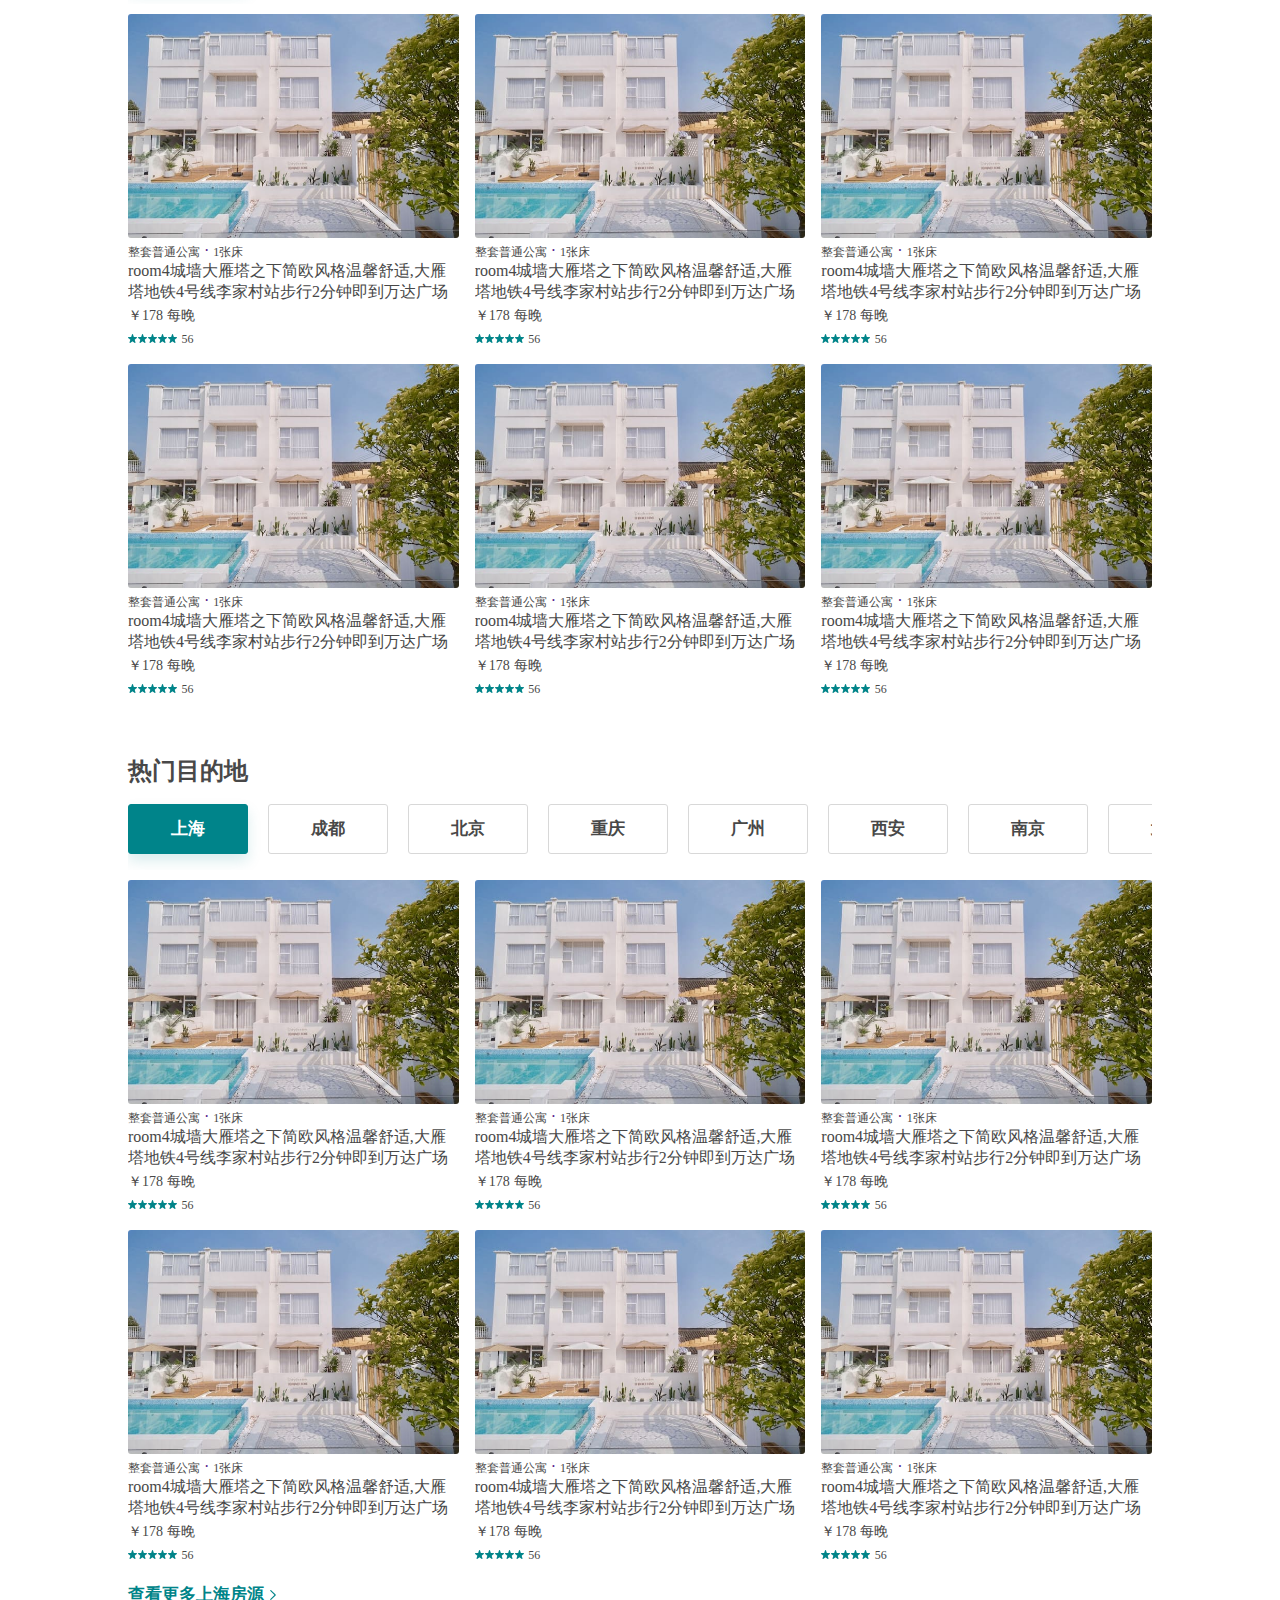
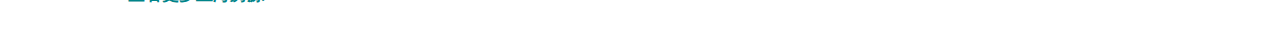
<file: airbnb/html/index.html>
<!DOCTYPE html>
<html lang="en">

<head>
    <meta charset="UTF-8">
    <meta name="viewport" content="width=device-width, initial-scale=1.0">
    <meta http-equiv="X-UA-Compatible" content="ie=edge">
    <title>度假屋、民宿、体验和攻略 - Airbnb爱彼迎</title>
    <link rel="stylesheet" href="../css/style.css" type="text/css">
    <link rel="shortcut icon" type="image/x-icon" href="../img/icon/logo.ico">
    <link rel="stylesheet" href="../swiper-4.5.0/dist/css/swiper.min.css">
</head>

<body>
    <header role='banner clearfix'>
        <div class='head-logo'>
            <a href="" class='logo' aria-label="爱彼迎主页">
                <svg class='svg' viewBox="0 0 1000 1000">
                    <path
                        d="m499.3 736.7c-51-64-81-120.1-91-168.1-10-39-6-70 11-93 18-27 45-40 80-40s62 13 80 40c17 23 21 54 11 93-11 49-41 105-91 168.1zm362.2 43c-7 47-39 86-83 105-85 37-169.1-22-241.1-102 119.1-149.1 141.1-265.1 90-340.2-30-43-73-64-128.1-64-111 0-172.1 94-148.1 203.1 14 59 51 126.1 110 201.1-37 41-72 70-103 88-24 13-47 21-69 23-101 15-180.1-83-144.1-184.1 5-13 15-37 32-74l1-2c55-120.1 122.1-256.1 199.1-407.2l2-5 22-42c17-31 24-45 51-62 13-8 29-12 47-12 36 0 64 21 76 38 6 9 13 21 22 36l21 41 3 6c77 151.1 144.1 287.1 199.1 407.2l1 1 20 46 12 29c9.2 23.1 11.2 46.1 8.2 70.1zm46-90.1c-7-22-19-48-34-79v-1c-71-151.1-137.1-287.1-200.1-409.2l-4-6c-45-92-77-147.1-170.1-147.1-92 0-131.1 64-171.1 147.1l-3 6c-63 122.1-129.1 258.1-200.1 409.2v2l-21 46c-8 19-12 29-13 32-51 140.1 54 263.1 181.1 263.1 1 0 5 0 10-1h14c66-8 134.1-50 203.1-125.1 69 75 137.1 117.1 203.1 125.1h14c5 1 9 1 10 1 127.1.1 232.1-123 181.1-263.1z">
                    </path>
                </svg>
            </a>
        </div>
        <div class='head-adjust'></div>
        <nav>
            <ul class='nav clearfix'>
                <li class="nav-tit">
                    <a href="">
                        人民币-￥
                    </a>
                </li>
                <li class="nav-tit">
                    <a href="">手机端</a>
                </li>
                <li class="nav-tit">
                    <a href="./sell.html">出租房源</a>
                </li>
                <li class="nav-tit">
                    <a href="">开展体验</a>
                </li>
                <li class="nav-tit">
                    <a href="">故事</a>
                </li>
                <li class="nav-tit">
                    <a href="">帮助 </a>
                </li>
                <li class="nav-tit">
                    <a href="">注册</a>
                </li>
                <li class="nav-tit last">
                    <a href="">登录</a>
                </li>
            </ul>
        </nav>
    </header>
    <div class='search'>
        <div class='search-btn' id='search'>
            <a href='javascript:void(0)' class='s-btn'>
                <div>体验</div>
                <svg viewBox="0 0 24 24" role="img" aria-label="Expand" focusable="false"
                    style="height: 1em; width: 1em; display: block; fill: currentcolor;">
                    <path
                        d="m12.5 17c-.4426799 0-.8662787-.1919807-1.1664869-.5259747l-6.9098769-7.71341826c-.59660019-.66535794-.55843813-1.70547282.0852286-2.3221781.6449388-.61802022 1.65241717-.57725718 2.24774529.08810076l5.74338991 6.4103161 5.7433899-6.4103161c.5953281-.66404301 1.6015344-.70612098 2.2477453-.08810076.6436667.61670528.6818288 1.65682016.0852286 2.3221781l-6.9098769 7.71341826c-.3002082.333994-.723807.5259747-1.1664869.5259747">
                    </path>
                </svg>
            </a>
            <ul>
                <li>房源</li>
                <li>体验</li>
            </ul>
        </div>
        <form action="" class='form'>
            <div class='form-place'>
                <div>
                    <svg viewBox="0 0 32 32" role="presentation" aria-hidden="true" focusable="false"
                        style="height:20px;width:20px;display:block;fill:currentColor">
                        <path
                            d="m16 .75c-6.77 0-12.25 5.48-12.25 12.25 0 6.37 3.23 11.14 11.78 18.08a.75.75 0 0 0 .95 0c8.54-6.94 11.77-11.71 11.77-18.08 0-6.77-5.48-12.25-12.25-12.25zm0 17a4.75 4.75 0 1 1 0-9.5 4.75 4.75 0 0 1 0 9.5z"
                            fill-rule="evenodd"></path>
                    </svg>
                </div>
                <div class='form-input'>
                    <input type="text" placeholder="输入目的地、城市或景点">
                    <div></div>
                </div>
            </div>
            <div class='form-data'>
                <div>
                    <svg viewBox="0 0 24 24" role="presentation" aria-hidden="true" focusable="false"
                        style="height:24px;width:24px;display:block;fill:currentColor">
                        <path
                            d="m18.0770384 18.2739019c0 .0129856 0-.3988416 0-.4915955zm1.412437-9.49428636h-1.3061345c-.0591596 0-.1063025.04823202-.1063025.10666696v4.7387953 1.5675405 2.5711373c0 .7494513-.2255462 1.3143224-.8208403 1.31525h-.844874-6.61663863-1.99386554c-.06008404 0-.10815126.048232-.10815126.108522v1.2957716c0 .2791891.22462185.5055086.50285714.5055086h11.29394959c.2782353 0 .5037815-.2263195.5037815-.5055086v-8.2569498-1.7205843-1.22064095c0-.27918916-.2255462-.50550861-.5037815-.50550861z">
                        </path>
                        <path
                            d="m14.769551 15.1466124c0 .0111304-.0027731.0157681-.0027731.0287537 0 .6019726-.0027731.6168132-.4806723.6177408h-6.64621845c-.47789915-.0009276-.48159663-.0157682-.48159663-.6177408v-3.7936334c0-.6140307 0-.6177408.50840336-.6177408h.30596638.5897479 4.80302524.5897479.3031932c.5084034 0 .5084034.0037101.5084034.6177408 0 .0129855.0027731.0176232.0027731.0287537zm2.1380672 2.2873105v-7.87851397-1.7196568-1.2215685c0-.27918915-.2255462-.5055086-.5028571-.5055086h-1.4068908c-.1423529 0-.2578991-.11594234-.2578991-.25878331v-1.03977091c0-.44429105-.3586555-.80417608-.8014286-.80417608s-.8023529.35988503-.8023529.80417608v1.03977091c0 .14284097-.1155462.25878331-.2578992.25878331h-3.91655461c-.14235294 0-.25789916-.11594234-.25789916-.25878331v-1.03977091c0-.44429105-.35865546-.80417608-.80142857-.80417608s-.80235294.35988503-.80235294.80417608v1.03977091c0 .14284097-.11554622.25878331-.25789916.25878331h-1.31815126c-.27823529 0-.50378151.22631945-.50378151.5055086v1.2215685 1.77530913 7.82286164c0 .2782616.22554622.504581.50378151.504581h10.8807563c.2773109 0 .5028571-.2263194.5028571-.504581z">
                        </path>
                    </svg>
                </div>
                <div class='selectDate'>
                    <a href="javascript:void(0)" class='select'>
                        <!--
                        <div class='checkIn'>
                            <span>入住日期</span>
                        </div>
                        <div class='split'>
                            <div></div>
                        </div>
                        <div class='checkOut'>
                            <span>退房日期</span>
                        </div>
                        -->
                        <input readonly="readonly" type="text" id='text1' class='check' placeholder="入住日期-退房日期">
                    </a>
                    <div class='date' id='text'>
                     
                    </div>
                </div>
            </div>
            <div class='form-people'>
                <div>
                    <svg viewBox="0 0 24 24" role="presentation" aria-hidden="true" focusable="false"
                        style="height:24px;width:24px;display:block;fill:currentColor">
                        <path
                            d="m9.42558192 9.00892857h-1.08511638v-1.0625c0-.5865-.48613214-1.0625-1.08511639-1.0625-.59898424 0-1.08511638.476-1.08511638 1.0625v1.0625h-1.08511639c-.21454301 0-.40428336.0765-.57170131.18214286-.30259246.18942857-.51341507.50392857-.51341507.88035717 0 .3764285.21082261.6909285.51341507.8803571.16741795.1056429.3571583.1821429.57170131.1821429h1.08511639v1.0625c0 .5865.48613214 1.0625 1.08511638 1.0625.59898425 0 1.08511639-.476 1.08511639-1.0625v-1.0625h1.08511638c.59898428 0 1.08511638-.476 1.08511638-1.0625 0-.58650003-.4861321-1.06250003-1.08511638-1.06250003m11.41666448 11.52600003c-.0334836.2659285-.2629082.4650714-.5369776.4650714h-8.8979543c-.2728293 0-.5022539-.1991429-.5357375-.4650714-.0496053-.3800715-.0818488-.7880715-.1078916-1.2045715-.1426153-2.2998571.0496054-4.9579285.484892-5.8018571.3360761-.6496429 1.1136395-1.3830714 2.5621148-2.4006429.5481388-.3825.5344974-.3970714.2033819-.7771428-.7478002-.86335716-1.1409224-1.98535716-1.1409224-3.42914287 0-1.68178572 1.3046199-2.92157143 2.98376-2.92157143.3013523 0 .5828625.05221429.8544517.12628571 1.2438534.34485715 2.1293083 1.41464286 2.1293083 2.79528572 0 1.44378571-.3931221 2.56578571-1.1409223 3.42914287-.3323557.3800714-.3435169.3946428.2033818.7771428 1.4484753 1.0175715 2.2260387 1.751 2.5621148 2.4006429.5146552.9969286.6944745 4.5292857.3770004 7.0064286">
                        </path>
                    </svg>
                </div>
                <div class='selectNum'>
                    <a href="">
                        <span>3 人</span>
                    </a>
                    <div></div>
                </div>
            </div>
            <div class='form-btn'>
                <a href='#'>搜索</a>
            </div>
        </form>
    </div>
    <div class='bg'>
        <div class="swiper-container">
            <div class="swiper-wrapper">
                <div class="swiper-slide">
                    <a href="" class='slide'>
                        <div class='info'>
                            <span class='info-big'>端午不拼假<br>悠然 3 天玩不同</span>
                            <div class='info-small'>3 天 2 夜也能玩出新乐趣</div>
                            <button class='info-btn' onclick="window.open('./area.html')">进入优惠专场</button>
                        </div>
                        <img src="../img/bg3.jpg" alt="">
                    </a>
                </div>
                <div class="swiper-slide">
                    <a href="" class='slide'>
                        <div class='info'>
                            <span class='info-big'>船屋帐篷小木屋<br>带你藏进六月的童话</span>
                            <div class='info-small'>在奇妙的房子里做个天马行空的梦</div>
                            <button class='info-btn'>进入专区</button>
                        </div>
                        <img src="../img/bg1.jpg" alt="">
                    </a>
                </div>
                <div class="swiper-slide">
                    <a href="" class='slide'>
                        <div class='info'>
                            <span class='info-big'>预订安静舒适高考房<br>领取礼券 稳健备战</span>
                            <div class='info-small'>在考点附近选处安静的短租房源，节省交通时间，助孩子轻松发挥实力</div>
                            <button class='info-btn'>进入优惠专场</button>
                        </div>
                        <img src="../img/bg2.jpg" alt="">
                    </a>
                </div>
            </div>
            <!-- 如果需要分页器 -->
            <div class="swiper-pagination swiper-pagination-progressbar ">
                <span class="swiper-pagination-progressbar-fill"
                    style="transform: translate3d(0px, 0px, 0px) scaleX(0.2) scaleY(1); transition-duration: 300ms;"></span>
            </div>
            <!-- 如果需要导航按钮 -->
            <div class="swiper-button-prev swiper-button-white control"></div>
            <div class="swiper-button-next swiper-button-white control"></div>

        </div>
    </div>
    <div class='main container'>
        <div class='item'>
            <div class='item-tit'>
                <h3>春季特惠房源</h3>
                <h4>低至7折,可叠加使用礼券</h4>
            </div>
            <div class='item-btn'>
                <a href="" class='btn selected'>上海</a>
                <a href="" class='btn'>成都</a>
                <a href="" class='btn'>北京</a>
                <a href="" class='btn'>重庆</a>
                <a href="" class='btn'>广州</a>
                <a href="" class='btn'>西安</a>
                <a href="" class='btn'>南京</a>
                <a href="" class='btn'>武汉</a>
            </div>
            <div class='content'>
                <ul class=''>
                    <li class='house show'>
                        <div class='content-house'>
                            <a href="./detail.html" class='top'>
                                <img src="../img/h1.jpg" alt="">
                                <div class='intro'>
                                    <span>整套普通公寓</span> · <span>1张床</span>
                                </div>
                                <div class='descri'>
                                    room4城墙大雁塔之下简欧风格温馨舒适,大雁塔地铁4号线李家村站步行2分钟即到万达广场 交通便利
                                </div>
                            </a>
                            <div class='bottom-pri'>
                                <span>￥178</span>
                                <span>每晚</span>
                            </div>
                            <div class='bottom-value'>
                                <span class='bottom-tri'></span>
                                <span class='bottom-num'>56</span>
                            </div>
                        </div>
                        <div class='content-house'>
                            <a href="" class='top'>
                                <img src="../img/h1.jpg" alt="">
                                <div class='intro'>
                                    <span>整套普通公寓</span> · <span>1张床</span>
                                </div>
                                <div class='descri'>
                                    room4城墙大雁塔之下简欧风格温馨舒适,大雁塔地铁4号线李家村站步行2分钟即到万达广场 交通便利
                                </div>
                            </a>
                            <div class='bottom-pri'>
                                <span>￥178</span>
                                <span>每晚</span>
                            </div>
                            <div class='bottom-value'>
                                <span class='bottom-tri'></span>
                                <span class='bottom-num'>56</span>
                            </div>
                        </div>
                        <div class='content-house'>
                            <a href="" class='top'>
                                <img src="../img/h1.jpg" alt="">
                                <div class='intro'>
                                    <span>整套普通公寓</span> · <span>1张床</span>
                                </div>
                                <div class='descri'>
                                    room4城墙大雁塔之下简欧风格温馨舒适,大雁塔地铁4号线李家村站步行2分钟即到万达广场 交通便利
                                </div>
                            </a>
                            <div class='bottom-pri'>
                                <span>￥178</span>
                                <span>每晚</span>
                            </div>
                            <div class='bottom-value'>
                                <span class='bottom-tri'></span>
                                <span class='bottom-num'>56</span>
                            </div>
                        </div>
                        <div class='content-house'>
                            <a href="" class='top'>
                                <img src="../img/h1.jpg" alt="">
                                <div class='intro'>
                                    <span>整套普通公寓</span> · <span>1张床</span>
                                </div>
                                <div class='descri'>
                                    room4城墙大雁塔之下简欧风格温馨舒适,大雁塔地铁4号线李家村站步行2分钟即到万达广场 交通便利
                                </div>
                            </a>
                            <div class='bottom-pri'>
                                <span>￥178</span>
                                <span>每晚</span>
                            </div>
                            <div class='bottom-value'>
                                <span class='bottom-tri'></span>
                                <span class='bottom-num'>56</span>
                            </div>
                        </div>
                        <div class='content-house'>
                            <a href="" class='top'>
                                <img src="../img/h1.jpg" alt="">
                                <div class='intro'>
                                    <span>整套普通公寓</span> · <span>1张床</span>
                                </div>
                                <div class='descri'>
                                    room4城墙大雁塔之下简欧风格温馨舒适,大雁塔地铁4号线李家村站步行2分钟即到万达广场 交通便利
                                </div>
                            </a>
                            <div class='bottom-pri'>
                                <span>￥178</span>
                                <span>每晚</span>
                            </div>
                            <div class='bottom-value'>
                                <span class='bottom-tri'></span>
                                <span class='bottom-num'>56</span>
                            </div>
                        </div>
                        <div class='content-house'>
                            <a href="" class='top'>
                                <img src="../img/h1.jpg" alt="">
                                <div class='intro'>
                                    <span>整套普通公寓</span> · <span>1张床</span>
                                </div>
                                <div class='descri'>
                                    room4城墙大雁塔之下简欧风格温馨舒适,大雁塔地铁4号线李家村站步行2分钟即到万达广场 交通便利
                                </div>
                            </a>
                            <div class='bottom-pri'>
                                <span>￥178</span>
                                <span>每晚</span>
                            </div>
                            <div class='bottom-value'>
                                <span class='bottom-tri'></span>
                                <span class='bottom-num'>56</span>
                            </div>
                        </div>
                    </li>
                    <li class='house'></li>
                    <li class="house"></li>
                    <li class="house"></li>
                    <li class="house"></li>
                    <li class="house"></li>
                    <li class="house"></li>
                    <li class="house"></li>
                </ul>
            </div>
            <div class='devide'>
                <a href="">
                    <span>查看更多重庆房源</span>
                    <span>
                        <svg viewBox="0 0 18 18" role="img" aria-label="see all" focusable="false"
                            style="height:10px;width:10px;fill:currentColor">
                            <path
                                d="m4.29 1.71a1 1 0 1 1 1.42-1.41l8 8a1 1 0 0 1 0 1.41l-8 8a1 1 0 1 1 -1.42-1.41l7.29-7.29z"
                                fill-rule="evenodd"></path>
                        </svg>
                    </span>
                </a>
            </div>
        </div>
        <div class='item'>
            <div class='item-tit'>
                <h3>春季出行灵感集</h3>

            </div>
            <div class='item-btn'>
                <a href="" class='btn selected'>上海</a>
                <a href="" class='btn'>成都</a>
                <a href="" class='btn'>北京</a>
                <a href="" class='btn'>重庆</a>
                <a href="" class='btn'>广州</a>
                <a href="" class='btn'>西安</a>
                <a href="" class='btn'>南京</a>
                <a href="" class='btn'>武汉</a>
            </div>
            <div class='content'>
                <ul class=''>
                    <li class='house show'>
                        <div class='content-house'>
                            <a href="" class='top'>
                                <img src="../img/h1.jpg" alt="">
                                <div class='intro'>
                                    <span>整套普通公寓</span> · <span>1张床</span>
                                </div>
                                <div class='descri'>
                                    room4城墙大雁塔之下简欧风格温馨舒适,大雁塔地铁4号线李家村站步行2分钟即到万达广场 交通便利
                                </div>
                            </a>
                            <div class='bottom-pri'>
                                <span>￥178</span>
                                <span>每晚</span>
                            </div>
                            <div class='bottom-value'>
                                <span class='bottom-tri'></span>
                                <span class='bottom-num'>56</span>
                            </div>
                        </div>
                        <div class='content-house'>
                            <a href="" class='top'>
                                <img src="../img/h1.jpg" alt="">
                                <div class='intro'>
                                    <span>整套普通公寓</span> · <span>1张床</span>
                                </div>
                                <div class='descri'>
                                    room4城墙大雁塔之下简欧风格温馨舒适,大雁塔地铁4号线李家村站步行2分钟即到万达广场 交通便利
                                </div>
                            </a>
                            <div class='bottom-pri'>
                                <span>￥178</span>
                                <span>每晚</span>
                            </div>
                            <div class='bottom-value'>
                                <span class='bottom-tri'></span>
                                <span class='bottom-num'>56</span>
                            </div>
                        </div>
                        <div class='content-house'>
                            <a href="" class='top'>
                                <img src="../img/h1.jpg" alt="">
                                <div class='intro'>
                                    <span>整套普通公寓</span> · <span>1张床</span>
                                </div>
                                <div class='descri'>
                                    room4城墙大雁塔之下简欧风格温馨舒适,大雁塔地铁4号线李家村站步行2分钟即到万达广场 交通便利
                                </div>
                            </a>
                            <div class='bottom-pri'>
                                <span>￥178</span>
                                <span>每晚</span>
                            </div>
                            <div class='bottom-value'>
                                <span class='bottom-tri'></span>
                                <span class='bottom-num'>56</span>
                            </div>
                        </div>
                        <div class='content-house'>
                            <a href="" class='top'>
                                <img src="../img/h1.jpg" alt="">
                                <div class='intro'>
                                    <span>整套普通公寓</span> · <span>1张床</span>
                                </div>
                                <div class='descri'>
                                    room4城墙大雁塔之下简欧风格温馨舒适,大雁塔地铁4号线李家村站步行2分钟即到万达广场 交通便利
                                </div>
                            </a>
                            <div class='bottom-pri'>
                                <span>￥178</span>
                                <span>每晚</span>
                            </div>
                            <div class='bottom-value'>
                                <span class='bottom-tri'></span>
                                <span class='bottom-num'>56</span>
                            </div>
                        </div>
                        <div class='content-house'>
                            <a href="" class='top'>
                                <img src="../img/h1.jpg" alt="">
                                <div class='intro'>
                                    <span>整套普通公寓</span> · <span>1张床</span>
                                </div>
                                <div class='descri'>
                                    room4城墙大雁塔之下简欧风格温馨舒适,大雁塔地铁4号线李家村站步行2分钟即到万达广场 交通便利
                                </div>
                            </a>
                            <div class='bottom-pri'>
                                <span>￥178</span>
                                <span>每晚</span>
                            </div>
                            <div class='bottom-value'>
                                <span class='bottom-tri'></span>
                                <span class='bottom-num'>56</span>
                            </div>
                        </div>
                        <div class='content-house'>
                            <a href="" class='top'>
                                <img src="../img/h1.jpg" alt="">
                                <div class='intro'>
                                    <span>整套普通公寓</span> · <span>1张床</span>
                                </div>
                                <div class='descri'>
                                    room4城墙大雁塔之下简欧风格温馨舒适,大雁塔地铁4号线李家村站步行2分钟即到万达广场 交通便利
                                </div>
                            </a>
                            <div class='bottom-pri'>
                                <span>￥178</span>
                                <span>每晚</span>
                            </div>
                            <div class='bottom-value'>
                                <span class='bottom-tri'></span>
                                <span class='bottom-num'>56</span>
                            </div>
                        </div>
                    </li>
                    <li class='house'></li>
                    <li class="house"></li>
                    <li class="house"></li>
                    <li class="house"></li>
                    <li class="house"></li>
                    <li class="house"></li>
                    <li class="house"></li>
                </ul>
            </div>
        </div>
        <div class='item'>
            <div class='item-tit'>
                <h3>热门目的地</h3>

            </div>
            <div class='item-btn'>
                <a href="" class='btn selected'>上海</a>
                <a href="" class='btn'>成都</a>
                <a href="" class='btn'>北京</a>
                <a href="" class='btn'>重庆</a>
                <a href="" class='btn'>广州</a>
                <a href="" class='btn'>西安</a>
                <a href="" class='btn'>南京</a>
                <a href="" class='btn'>武汉</a>
            </div>
            <div class='content'>
                <ul class=''>
                    <li class='house show'>
                        <div class='content-house'>
                            <a href="" class='top'>
                                <img src="../img/h1.jpg" alt="">
                                <div class='intro'>
                                    <span>整套普通公寓</span> · <span>1张床</span>
                                </div>
                                <div class='descri'>
                                    room4城墙大雁塔之下简欧风格温馨舒适,大雁塔地铁4号线李家村站步行2分钟即到万达广场 交通便利
                                </div>
                            </a>
                            <div class='bottom-pri'>
                                <span>￥178</span>
                                <span>每晚</span>
                            </div>
                            <div class='bottom-value'>
                                <span class='bottom-tri'></span>
                                <span class='bottom-num'>56</span>
                            </div>
                        </div>
                        <div class='content-house'>
                            <a href="" class='top'>
                                <img src="../img/h1.jpg" alt="">
                                <div class='intro'>
                                    <span>整套普通公寓</span> · <span>1张床</span>
                                </div>
                                <div class='descri'>
                                    room4城墙大雁塔之下简欧风格温馨舒适,大雁塔地铁4号线李家村站步行2分钟即到万达广场 交通便利
                                </div>
                            </a>
                            <div class='bottom-pri'>
                                <span>￥178</span>
                                <span>每晚</span>
                            </div>
                            <div class='bottom-value'>
                                <span class='bottom-tri'></span>
                                <span class='bottom-num'>56</span>
                            </div>
                        </div>
                        <div class='content-house'>
                            <a href="" class='top'>
                                <img src="../img/h1.jpg" alt="">
                                <div class='intro'>
                                    <span>整套普通公寓</span> · <span>1张床</span>
                                </div>
                                <div class='descri'>
                                    room4城墙大雁塔之下简欧风格温馨舒适,大雁塔地铁4号线李家村站步行2分钟即到万达广场 交通便利
                                </div>
                            </a>
                            <div class='bottom-pri'>
                                <span>￥178</span>
                                <span>每晚</span>
                            </div>
                            <div class='bottom-value'>
                                <span class='bottom-tri'></span>
                                <span class='bottom-num'>56</span>
                            </div>
                        </div>
                        <div class='content-house'>
                            <a href="" class='top'>
                                <img src="../img/h1.jpg" alt="">
                                <div class='intro'>
                                    <span>整套普通公寓</span> · <span>1张床</span>
                                </div>
                                <div class='descri'>
                                    room4城墙大雁塔之下简欧风格温馨舒适,大雁塔地铁4号线李家村站步行2分钟即到万达广场 交通便利
                                </div>
                            </a>
                            <div class='bottom-pri'>
                                <span>￥178</span>
                                <span>每晚</span>
                            </div>
                            <div class='bottom-value'>
                                <span class='bottom-tri'></span>
                                <span class='bottom-num'>56</span>
                            </div>
                        </div>
                        <div class='content-house'>
                            <a href="" class='top'>
                                <img src="../img/h1.jpg" alt="">
                                <div class='intro'>
                                    <span>整套普通公寓</span> · <span>1张床</span>
                                </div>
                                <div class='descri'>
                                    room4城墙大雁塔之下简欧风格温馨舒适,大雁塔地铁4号线李家村站步行2分钟即到万达广场 交通便利
                                </div>
                            </a>
                            <div class='bottom-pri'>
                                <span>￥178</span>
                                <span>每晚</span>
                            </div>
                            <div class='bottom-value'>
                                <span class='bottom-tri'></span>
                                <span class='bottom-num'>56</span>
                            </div>
                        </div>
                        <div class='content-house'>
                            <a href="" class='top'>
                                <img src="../img/h1.jpg" alt="">
                                <div class='intro'>
                                    <span>整套普通公寓</span> · <span>1张床</span>
                                </div>
                                <div class='descri'>
                                    room4城墙大雁塔之下简欧风格温馨舒适,大雁塔地铁4号线李家村站步行2分钟即到万达广场 交通便利
                                </div>
                            </a>
                            <div class='bottom-pri'>
                                <span>￥178</span>
                                <span>每晚</span>
                            </div>
                            <div class='bottom-value'>
                                <span class='bottom-tri'></span>
                                <span class='bottom-num'>56</span>
                            </div>
                        </div>
                    </li>
                    <li class='house'></li>
                    <li class="house"></li>
                    <li class="house"></li>
                    <li class="house"></li>
                    <li class="house"></li>
                    <li class="house"></li>
                    <li class="house"></li>
                </ul>
            </div>
            <div class='devide'>
                <a href="">
                    <span>查看更多上海房源</span>
                    <span>
                        <svg viewBox="0 0 18 18" role="img" aria-label="see all" focusable="false"
                            style="height:10px;width:10px;fill:currentColor">
                            <path
                                d="m4.29 1.71a1 1 0 1 1 1.42-1.41l8 8a1 1 0 0 1 0 1.41l-8 8a1 1 0 1 1 -1.42-1.41l7.29-7.29z"
                                fill-rule="evenodd"></path>
                        </svg>
                    </span>
                </a>
            </div>
        </div>
        <div class='item'></div>
        <div class='item'></div>
        <div class='item'></div>
    </div>
    <script src='../layDate-v5.0.9/laydate/laydate.js'></script>
    <script src='../swiper-4.5.0/dist/js/swiper.min.js'></script>
    <script src='../js/index.js'></script>
</body>

</html>
</file>
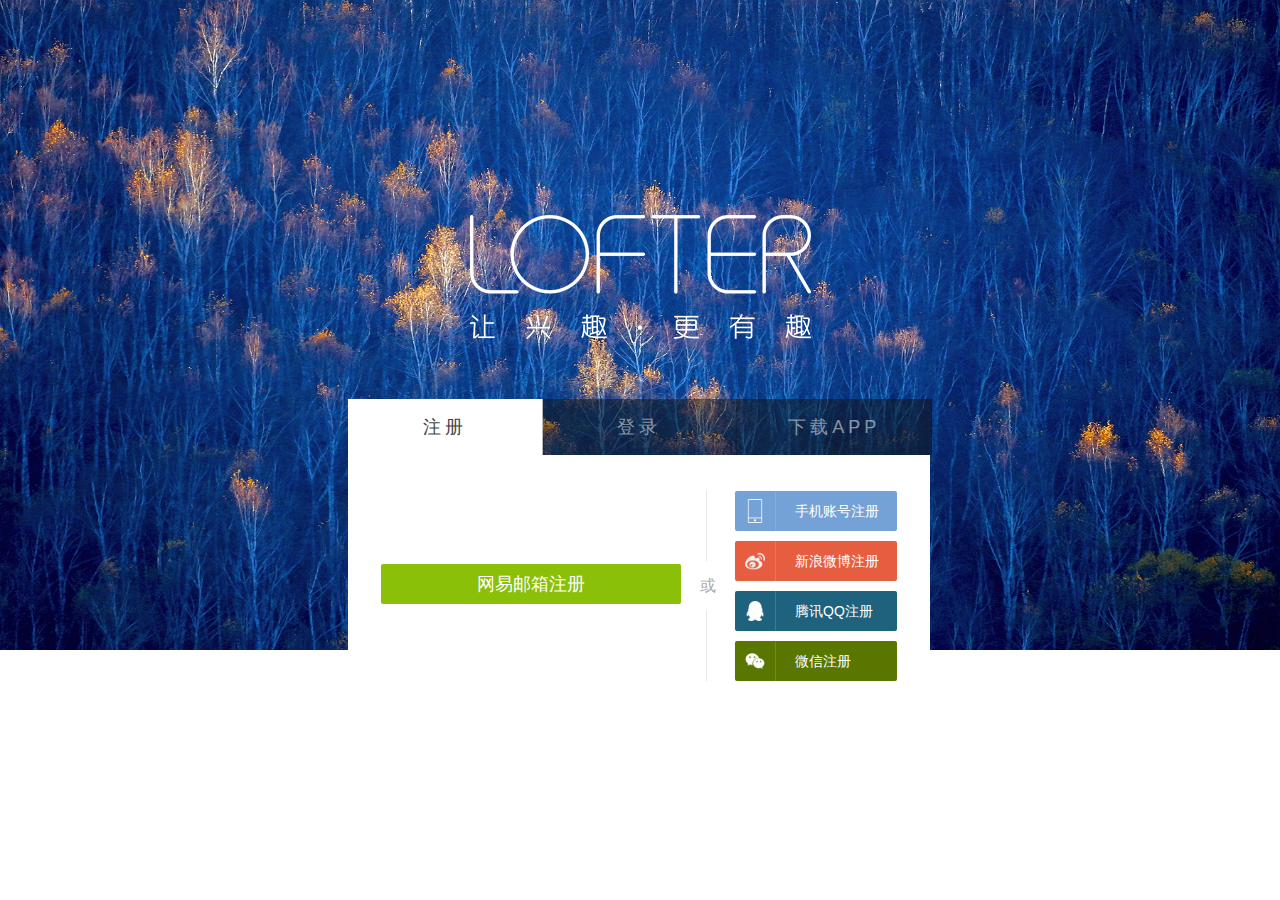
<file: loft-web/html/index.html>
<!DOCTYPE html>
<html lang="en">
<head>
    <meta charset="UTF-8">
    <meta name="viewport" content="width=device-width, initial-scale=1.0">
    <meta http-equiv="X-UA-Compatible" content="ie=edge">
    <title>LOFTER（乐乎） - 让兴趣，更有趣</title>
    <link rel="stylesheet" href="../css/index.css"></link>
    <link rel="shortcut icon" href="../img/img-index/log.png" type="image/x-icon">
</head>

<body>
    <div class="box">
        <div class='wel'>
            <img src="../img/img-index/bg4.jpg" alt="bg1" />
            <div class="wrap">
                <div class='log'>
                    <h1 class='f1'>loft</h1>
                </div>
                <div class="login">
                    <div class="login-nav">
                        <ul class="tabs" id='tabs'>
                            <li class=''><a href="#" class='active'>注册</a></li>
                            <li><a href="#" class=''>登录</a></li>
                            <li><a href="#" class=''>下载APP</a></li>
                        </ul>
                    </div>
                    <div class="login-form">
                        <ul class='lists' id='lists'>
                            <li class='selected'>
                                <div class='left-reg'>
                                    <a href="#" class="reg">网易邮箱注册</a>
                                </div>
                                <div class='right'>
                                    <span class='linetxt'>或</span>
                                    <ul class='user'>
                                        <li class='tel'>
                                            <a href='#'><span class='icon icon-phone'>shouji</span>手机账号注册</a>
                                        </li>
                                        <li class='webo'>
                                            <a href='#'> <span class='icon icon-webo'>weibo</span>新浪微博注册</a>
                                        </li>
                                        <li class='qq'>
                                            <a href='#'><span class='icon icon-qq'>QQ</span>腾讯QQ注册</a>
                                        </li>
                                        <li class='wechat'>
                                            <a href='#'><span class='icon icon-wechat'>wechat</span>微信注册</a>
                                        </li>
                                    </ul>
                                </div>
                            </li>
                            <li class='login'>
                                <div class='left-login'>
                                    <div class="input mail">
                                        <input placeholder="常用邮箱 / 网易邮箱" />
                                    </div>
                                    <div class='input pwd'>
                                        <input placeholder="密码" />
                                    </div>
                                    <div class='tip'>
                                        <span class='tip-pic'></span>
                                        <span class='tip-txt'>使用<a href=''>网易账号管家</a>，全面保护您的账号!</span>

                                    </div>
                                    <div class='loginbox'>
                                        <a href="">登&nbsp;&nbsp;录</a>
                                    </div>
                                    <div class='unlogin clearfix'>
                                        <div class='unlogin-left'>
                                            <span>
                                                <input class='check' type="checkbox" />
                                                <div></div>
                                            </span>
                                            <label>十天内免登陆</label>
                                        </div>
                                        <div class='unlogin-right'>
                                            <a href=''>忘记密码?</a>
                                            <span>|</span>
                                            <a href=''>找回账号</a>
                                        </div>
                                    </div>
                                </div>
                                <div class='right'>
                                    <span class='linetxt'>或</span>
                                    <ul class='user'>
                                        <li class='tel'>
                                            <a href='#'><span class='icon icon-phone'>shouji</span>手机账号登录</a>
                                        </li>
                                        <li class='webo'>
                                            <a href='#'> <span class='icon icon-webo'>weibo</span>新浪微博登录</a>
                                        </li>
                                        <li class='qq'>
                                            <a href='#'><span class='icon icon-qq'>QQ</span>腾讯QQ登录</a>
                                        </li>
                                        <li class='wechat'>
                                            <a href='#'><span class='icon icon-wechat'>wechat</span>微信登录</a>
                                        </li>
                                    </ul>
                                </div>
                            </li>
                            <li>
                                <div class='left-app'>
                                    <div class='app'>
                                        <div class='ip'>
                                            <label>iPhone版:</label>
                                            <a href="">APP Store</a>
                                        </div>
                                        <div class='ios'>
                                            <label>Android版:</label>
                                            <a href="">Android</a>
                                        </div>
                                    </div>
                                </div>
                                <div class='right-app'>
                                    <img src='../img/img-index/app.png'>
                                </div>
                            </li>
                        </ul>

                    </div>
                </div>
            </div>
        </div>
    </div>
    <script src='../js/index.js'></script>
</body>

</html>
</file>
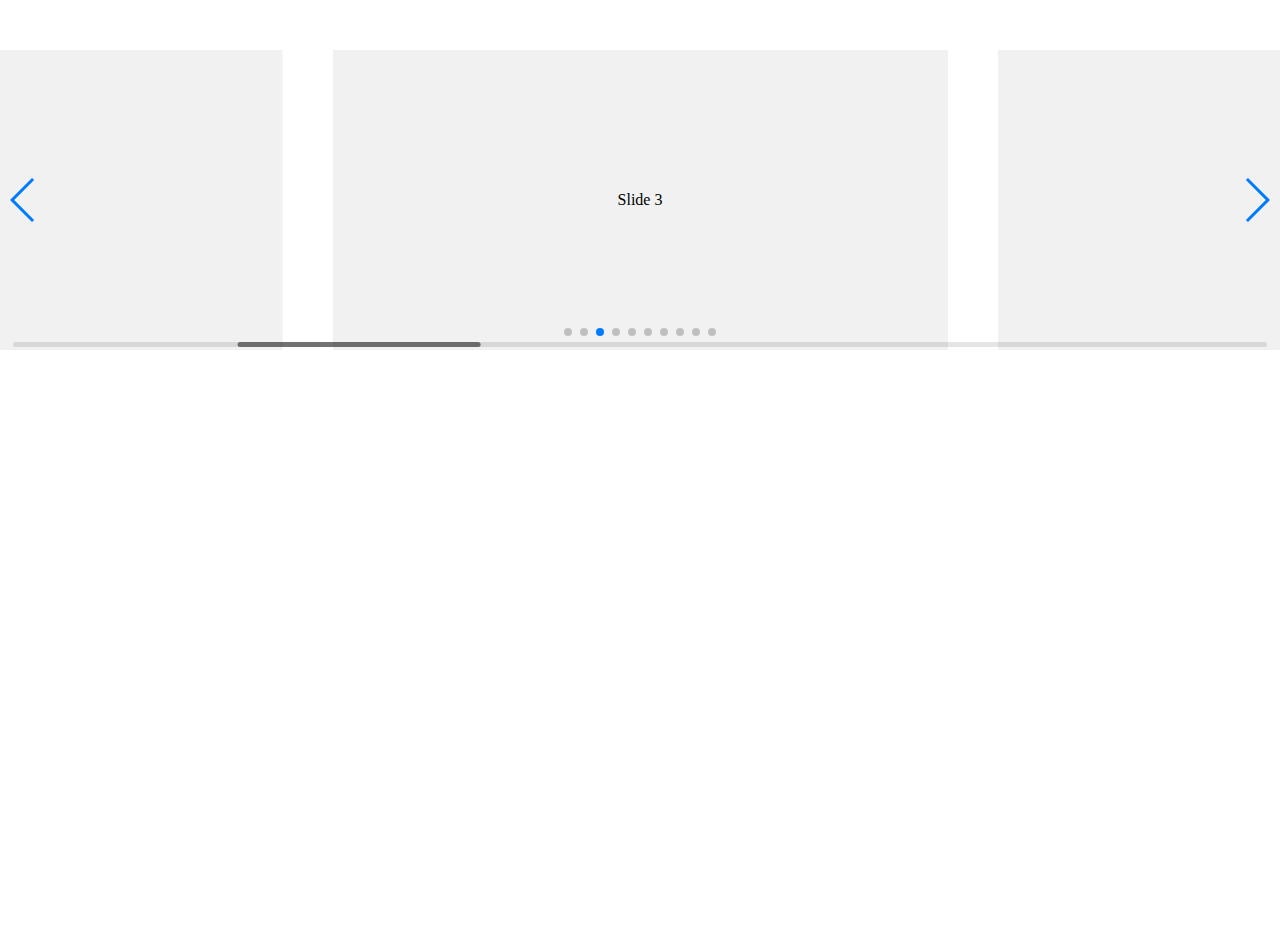
<file: airbnb/swiper-4.5.0/playground/index.html>
<!doctype html>
<html lang="en">
<head>
    <meta charset="UTF-8">
    <title>Swiper Playground</title>
    <link rel="stylesheet" href="../dist/css/swiper.min.css">
    <meta name="viewport" content="width=device-width">
</head>
<body>
    <div class="swiper-container">
        <div class="swiper-scrollbar"></div>
        <div class="swiper-button-prev"></div>
        <div class="swiper-button-next"></div>
        <div class="swiper-wrapper">
            <div class="swiper-slide">Slide 1</div>
            <div class="swiper-slide">Slide 2</div>
            <div class="swiper-slide">Slide 3</div>
            <div class="swiper-slide">Slide 4</div>
            <div class="swiper-slide">Slide 5</div>
            <div class="swiper-slide">Slide 6</div>
            <div class="swiper-slide">Slide 7</div>
            <div class="swiper-slide">Slide 8</div>
            <div class="swiper-slide">Slide 9</div>
            <div class="swiper-slide">Slide 10</div>
        </div>
        <div class="swiper-pagination"></div>
    </div>
    <style>
    body, html {
        padding: 0;
        margin: 0;
        position: relative;
        height: 100%;
    }
    .swiper-container {
        width: 100%;
        height: 300px;
        margin: 50px auto;
    }
    .swiper-slide {
        background: #f1f1f1;
        color:#000;
        text-align: center;
        line-height: 300px;
    }
    </style>
    <script src="../dist/js/swiper.min.js"></script>
    <script>
        var swiper = new Swiper({
            el: '.swiper-container',
            initialSlide: 2,
            spaceBetween: 50,
            slidesPerView: 2,
            centeredSlides: true,
            slideToClickedSlide: true,
            grabCursor: true,
            scrollbar: {
              el: '.swiper-scrollbar',
            },
            mousewheel: {
              enabled: true,
            },
            keyboard: {
              enabled: true,
            },
            pagination: {
              el: '.swiper-pagination',
            },
            navigation: {
              nextEl: '.swiper-button-next',
              prevEl: '.swiper-button-prev',
            },
        });
    </script>
</body>
</html>
</file>
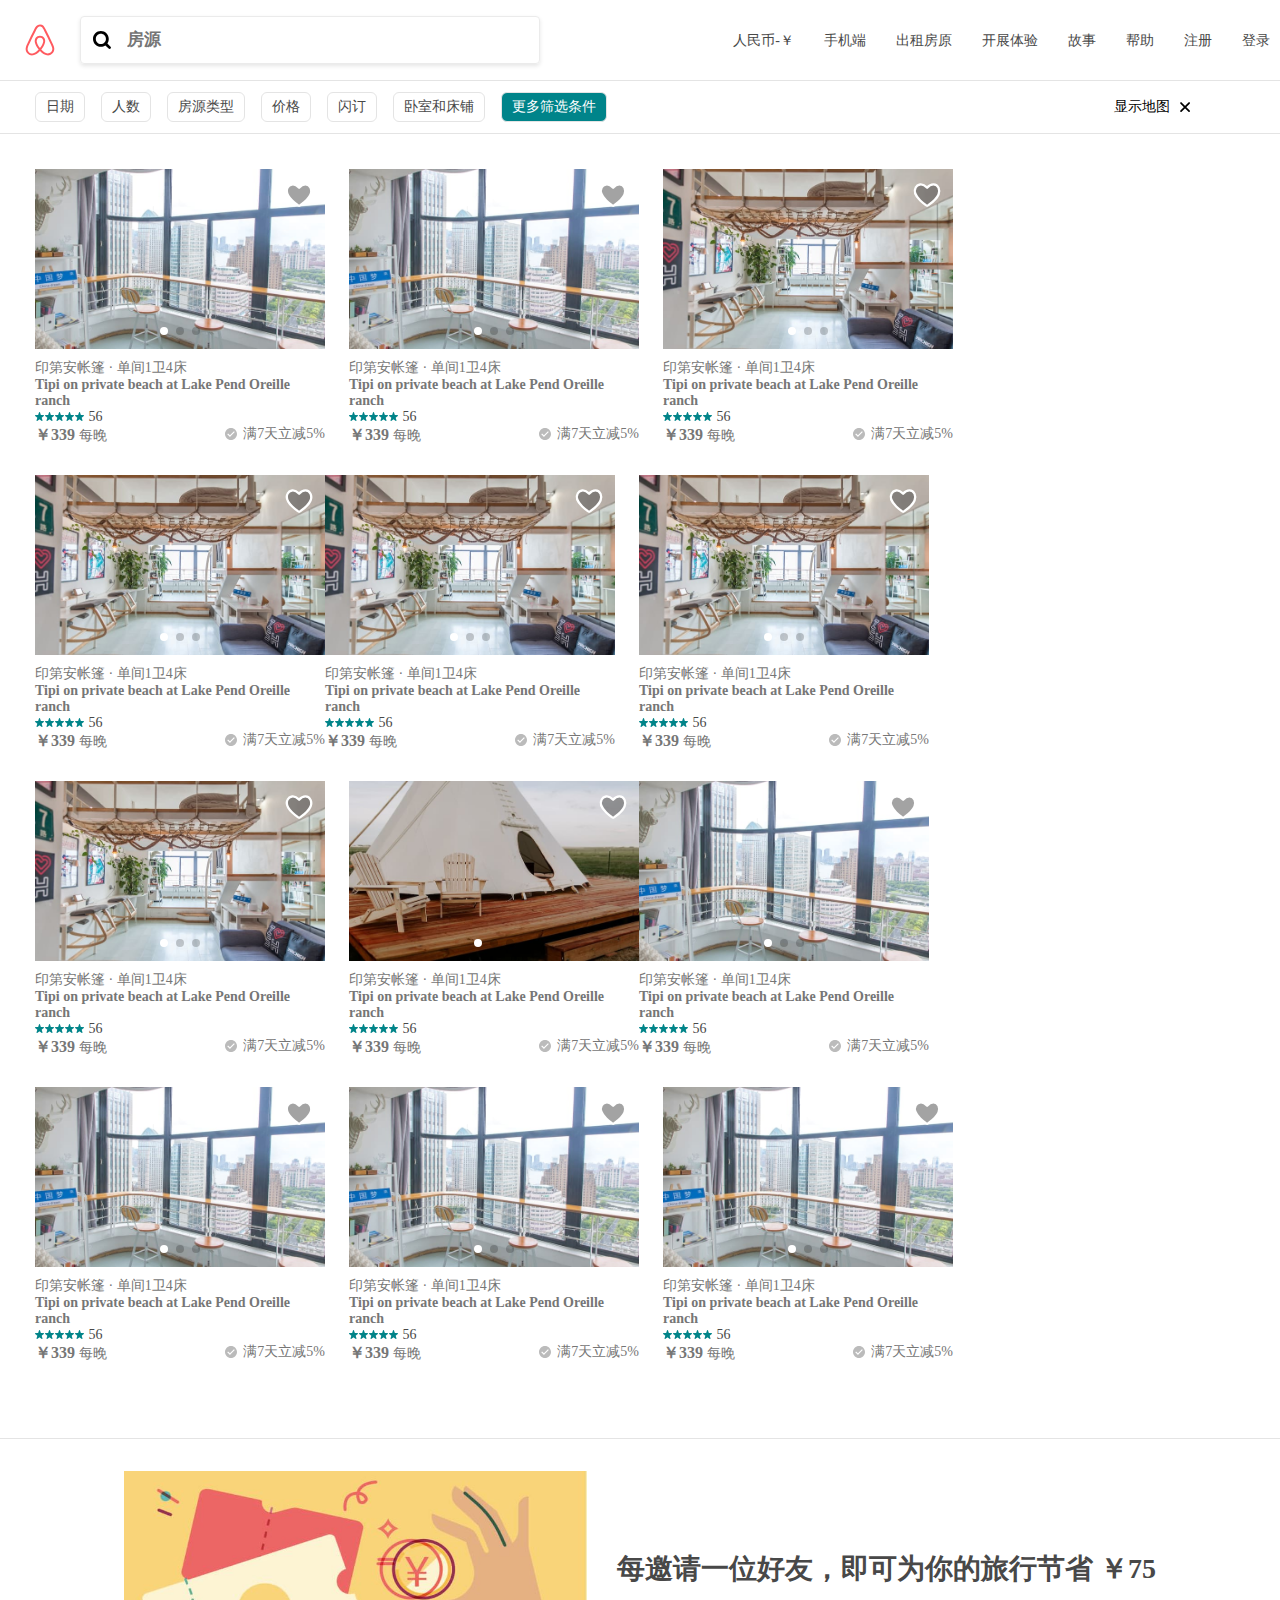
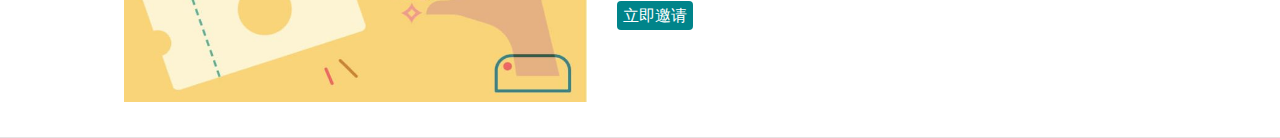
<file: airbnb/html/area.html>
<!DOCTYPE html>
<html lang="en">

<head>
    <meta charset="UTF-8">
    <meta name="viewport" content="width=device-width, initial-scale=1.0">
    <meta http-equiv="X-UA-Compatible" content="ie=edge">
    <title>房源</title>
    <link rel="shortcut icon" type="image/x-icon" href="../img/icon/logo.ico">
    <link rel="stylesheet" href="../css/style.css">
    <link rel="stylesheet" href="../css/detail.css">
    <link rel="stylesheet" href="../css/area.css">
    <link rel="stylesheet" href="../swiper-4.5.0/dist/css/swiper.min.css">
</head>

<body>
    <header role='banner clearfix'>
        <div class='head-logo'>
            <a href="" class='logo' aria-label="爱彼迎主页">
                <svg class='svg' viewBox="0 0 1000 1000">
                    <path
                        d="m499.3 736.7c-51-64-81-120.1-91-168.1-10-39-6-70 11-93 18-27 45-40 80-40s62 13 80 40c17 23 21 54 11 93-11 49-41 105-91 168.1zm362.2 43c-7 47-39 86-83 105-85 37-169.1-22-241.1-102 119.1-149.1 141.1-265.1 90-340.2-30-43-73-64-128.1-64-111 0-172.1 94-148.1 203.1 14 59 51 126.1 110 201.1-37 41-72 70-103 88-24 13-47 21-69 23-101 15-180.1-83-144.1-184.1 5-13 15-37 32-74l1-2c55-120.1 122.1-256.1 199.1-407.2l2-5 22-42c17-31 24-45 51-62 13-8 29-12 47-12 36 0 64 21 76 38 6 9 13 21 22 36l21 41 3 6c77 151.1 144.1 287.1 199.1 407.2l1 1 20 46 12 29c9.2 23.1 11.2 46.1 8.2 70.1zm46-90.1c-7-22-19-48-34-79v-1c-71-151.1-137.1-287.1-200.1-409.2l-4-6c-45-92-77-147.1-170.1-147.1-92 0-131.1 64-171.1 147.1l-3 6c-63 122.1-129.1 258.1-200.1 409.2v2l-21 46c-8 19-12 29-13 32-51 140.1 54 263.1 181.1 263.1 1 0 5 0 10-1h14c66-8 134.1-50 203.1-125.1 69 75 137.1 117.1 203.1 125.1h14c5 1 9 1 10 1 127.1.1 232.1-123 181.1-263.1z">
                    </path>
                </svg>
            </a>
        </div>
        <div class='head-adjust'>
            <form action="" method="get">
                <div class='ad-input'>
                    <svg viewBox="0 0 16 16" role="presentation" aria-hidden="true" focusable="false"
                        style="height: 18px; width: 18px; display: block; fill: currentcolor;">
                        <path
                            d="m2.5 7c0-2.5 2-4.5 4.5-4.5s4.5 2 4.5 4.5-2 4.5-4.5 4.5-4.5-2-4.5-4.5m13.1 6.9-2.8-2.9c.7-1.1 1.2-2.5 1.2-4 0-3.9-3.1-7-7-7s-7 3.1-7 7 3.1 7 7 7c1.5 0 2.9-.5 4-1.2l2.9 2.8c.2.3.5.4.9.4.3 0 .6-.1.8-.4.5-.5.5-1.2 0-1.7">
                        </path>
                    </svg>
                    <input type="text" placeholder='房源' class='ad-tip'>
                </div>
                <div class='ad-hide'>

                </div>
            </form>
        </div>
        <nav>
            <ul class='nav clearfix'>
                <li class="nav-tit">
                    <a href="">
                        人民币-￥
                    </a>
                </li>
                <li class="nav-tit">
                    <a href="">手机端</a>
                </li>
                <li class="nav-tit">
                    <a href="">出租房原</a>
                </li>
                <li class="nav-tit">
                    <a href="">开展体验</a>
                </li>
                <li class="nav-tit">
                    <a href="">故事</a>
                </li>
                <li class="nav-tit">
                    <a href="">帮助 </a>
                </li>
                <li class="nav-tit">
                    <a href="">注册</a>
                </li>
                <li class="nav-tit last">
                    <a href="">登录</a>
                </li>
            </ul>
        </nav>
    </header>
    <div class='tag clearfix'>
        <div class='tag-left'>
            <a href="">日期</a>
            <a href="">人数</a>
            <a href="">房源类型</a>
            <a href="">价格</a>
            <a href="">闪订</a>
            <a href="">卧室和床铺</a>
            <a href="" class='filter'>更多筛选条件</a>
        </div>
        <div class='tag-right'>
            <div>显示地图</div>
            <svg viewBox="0 0 52 52" fill="currentColor" fill-opacity="0" stroke="currentColor" stroke-width="3"
                focusable="false" aria-hidden="true" role="presentation" stroke-linecap="round" stroke-linejoin="round"
                style="height: 30px; width: 30px; display: block; overflow: visible;">
                <path d="m19.1 19.1 l14 14 m 0 -14 l -14 14"></path>
            </svg>
        </div>
    </div>
    <div class='area'>
        <div class='area-select'>
            <div class='area-item'>
                <div class='area-slide'>
                    <div class="swiper-container">
                        <div class="swiper-wrapper">
                            <div class="swiper-slide">
                                <img src="../img/area-slide5.jpg" alt="">
                            </div>
                            <div class="swiper-slide">
                                <img src="../img/area-slide2.jpg" alt="">
                            </div>
                            <div class="swiper-slide">
                                <img src="../img/area-slide3.jpg" alt="">
                            </div>
                        </div>
                        <!-- 如果需要分页器 -->
                        <div class="swiper-pagination"></div>

                        <!-- 如果需要导航按钮 -->
                        <div class="swiper-button-prev swiper-button-white control"></div>
                        <div class="swiper-button-next swiper-button-white control"></div>


                    </div>
                </div>
                <div class="area-info">
                    <span>印第安帐篷</span>
                    <span aria-hidden="true"> · </span>
                    <span>单间1卫4床</span>
                    <div class='info-host'>
                        <div class="host-left">
                            Tipi on private beach at Lake Pend Oreille ranch
                        </div>
                        <div class="host-right"></div>
                    </div>
                    <div class="bottom-value">
                        <span class="bottom-tri"></span>
                        <span class="bottom-num">56</span>
                    </div>
                    <div class='info-tip'>
                        <div class="info-price">
                            <span class='price'>￥339</span>
                            <span>每晚</span>
                        </div>
                        <div class='tip-left'>
                            <svg viewBox="0 0 32 32" role="presentation" aria-hidden="true" focusable="false"
                                style="height: 12px; width: 12px; display: block; fill: rgb(187, 187, 187);">
                                <path
                                    d="m13.2651857 19.4498225-5.07154933-5.0715493-2.17401154 2.1740115 7.24670517 7.2467052 2.1740115-2.1740116-.0011443-.0011443 10.649855-10.649855-2.1740115-2.17401155zm2.7348143 12.5501775c-8.836556 0-16-7.163444-16-16s7.163444-16 16-16 16 7.163444 16 16-7.163444 16-16 16z">
                                </path>
                            </svg>
                            <span>满7天立减5%</span>
                        </div>

                    </div>
                </div>
                <div class='svg'>
                    <svg xmlns="http://www.w3.org/2000/svg" viewBox="0 0 24 24" fill="#484848" fill-opacity="0.5"
                        stroke="#ffffff" stroke-width="2" focusable="false" aria-label="添加房源到心愿单" role="img"
                        stroke-linecap="round" stroke-linejoin="round"
                        style="height: 28px; width: 28px; display: block; overflow: visible;">
                        <path
                            d="M17.5 2.9c-2.1 0-4.1 1.3-5.4 2.8C10.5 4.1 8.3 2.5 5.9 3 4.4 3.2 3 4.2 2.3 5.6c-2.3 4.1 1 8.3 3.9 11.1 1.4 1.3 2.8 2.5 4.3 3.6.4.3 1.1.9 1.6.9s1.2-.6 1.6-.9c3.2-2.3 6.6-5.1 8.2-8.8 1.5-3.4 0-8.6-4.4-8.6"
                            stroke-linejoin="round"></path>
                    </svg>
                </div>
            </div>
            <div class='area-item'>
                <div class='area-slide'>
                    <div class="swiper-container">
                        <div class="swiper-wrapper">
                            <div class="swiper-slide">
                                <img src="../img/area-slide5.jpg" alt="">
                            </div>
                            <div class="swiper-slide">
                                <img src="../img/area-slide2.jpg" alt="">
                            </div>
                            <div class="swiper-slide">
                                <img src="../img/area-slide3.jpg" alt="">
                            </div>
                        </div>
                        <!-- 如果需要分页器 -->
                        <div class="swiper-pagination"></div>

                        <!-- 如果需要导航按钮 -->
                        <div class="swiper-button-prev swiper-button-white control"></div>
                        <div class="swiper-button-next swiper-button-white control"></div>


                    </div>
                </div>
                <div class="area-info">
                    <span>印第安帐篷</span>
                    <span aria-hidden="true"> · </span>
                    <span>单间1卫4床</span>
                    <div class='info-host'>
                        <div class="host-left">
                            Tipi on private beach at Lake Pend Oreille ranch
                        </div>
                        <div class="host-right"></div>
                    </div>
                    <div class="bottom-value">
                        <span class="bottom-tri"></span>
                        <span class="bottom-num">56</span>
                    </div>
                    <div class='info-tip'>
                        <div class="info-price">
                            <span class='price'>￥339</span>
                            <span>每晚</span>
                        </div>
                        <div class='tip-left'>
                            <svg viewBox="0 0 32 32" role="presentation" aria-hidden="true" focusable="false"
                                style="height: 12px; width: 12px; display: block; fill: rgb(187, 187, 187);">
                                <path
                                    d="m13.2651857 19.4498225-5.07154933-5.0715493-2.17401154 2.1740115 7.24670517 7.2467052 2.1740115-2.1740116-.0011443-.0011443 10.649855-10.649855-2.1740115-2.17401155zm2.7348143 12.5501775c-8.836556 0-16-7.163444-16-16s7.163444-16 16-16 16 7.163444 16 16-7.163444 16-16 16z">
                                </path>
                            </svg>
                            <span>满7天立减5%</span>
                        </div>

                    </div>
                </div>
                <div class='svg'>
                    <svg xmlns="http://www.w3.org/2000/svg" viewBox="0 0 24 24" fill="#484848" fill-opacity="0.5"
                        stroke="#ffffff" stroke-width="2" focusable="false" aria-label="添加房源到心愿单" role="img"
                        stroke-linecap="round" stroke-linejoin="round"
                        style="height: 28px; width: 28px; display: block; overflow: visible;">
                        <path
                            d="M17.5 2.9c-2.1 0-4.1 1.3-5.4 2.8C10.5 4.1 8.3 2.5 5.9 3 4.4 3.2 3 4.2 2.3 5.6c-2.3 4.1 1 8.3 3.9 11.1 1.4 1.3 2.8 2.5 4.3 3.6.4.3 1.1.9 1.6.9s1.2-.6 1.6-.9c3.2-2.3 6.6-5.1 8.2-8.8 1.5-3.4 0-8.6-4.4-8.6"
                            stroke-linejoin="round"></path>
                    </svg>
                </div>
            </div>
            <div class='area-item'>
                <div class='area-slide'>
                    <div class="swiper-container">
                        <div class="swiper-wrapper">
                            <div class="swiper-slide">
                                <img src="../img/area-slide6.jpg" alt="">
                            </div>
                            <div class="swiper-slide">
                                <img src="../img/area-slide2.jpg" alt="">
                            </div>
                            <div class="swiper-slide">
                                <img src="../img/area-slide3.jpg" alt="">
                            </div>
                        </div>
                        <!-- 如果需要分页器 -->
                        <div class="swiper-pagination"></div>

                        <!-- 如果需要导航按钮 -->
                        <div class="swiper-button-prev swiper-button-white control"></div>
                        <div class="swiper-button-next swiper-button-white control"></div>


                    </div>
                </div>
                <div class="area-info">
                    <span>印第安帐篷</span>
                    <span aria-hidden="true"> · </span>
                    <span>单间1卫4床</span>
                    <div class='info-host'>
                        <div class="host-left">
                            Tipi on private beach at Lake Pend Oreille ranch
                        </div>
                        <div class="host-right"></div>
                    </div>
                    <div class="bottom-value">
                        <span class="bottom-tri"></span>
                        <span class="bottom-num">56</span>
                    </div>
                    <div class='info-tip'>
                        <div class="info-price">
                            <span class='price'>￥339</span>
                            <span>每晚</span>
                        </div>
                        <div class='tip-left'>
                            <svg viewBox="0 0 32 32" role="presentation" aria-hidden="true" focusable="false"
                                style="height: 12px; width: 12px; display: block; fill: rgb(187, 187, 187);">
                                <path
                                    d="m13.2651857 19.4498225-5.07154933-5.0715493-2.17401154 2.1740115 7.24670517 7.2467052 2.1740115-2.1740116-.0011443-.0011443 10.649855-10.649855-2.1740115-2.17401155zm2.7348143 12.5501775c-8.836556 0-16-7.163444-16-16s7.163444-16 16-16 16 7.163444 16 16-7.163444 16-16 16z">
                                </path>
                            </svg>
                            <span>满7天立减5%</span>
                        </div>

                    </div>
                </div>
                <div class='svg'>
                    <svg xmlns="http://www.w3.org/2000/svg" viewBox="0 0 24 24" fill="#484848" fill-opacity="0.5"
                        stroke="#ffffff" stroke-width="2" focusable="false" aria-label="添加房源到心愿单" role="img"
                        stroke-linecap="round" stroke-linejoin="round"
                        style="height: 28px; width: 28px; display: block; overflow: visible;">
                        <path
                            d="M17.5 2.9c-2.1 0-4.1 1.3-5.4 2.8C10.5 4.1 8.3 2.5 5.9 3 4.4 3.2 3 4.2 2.3 5.6c-2.3 4.1 1 8.3 3.9 11.1 1.4 1.3 2.8 2.5 4.3 3.6.4.3 1.1.9 1.6.9s1.2-.6 1.6-.9c3.2-2.3 6.6-5.1 8.2-8.8 1.5-3.4 0-8.6-4.4-8.6"
                            stroke-linejoin="round"></path>
                    </svg>
                </div>
            </div>
            <div class='area-item'>
                <div class='area-slide'>
                    <div class="swiper-container">
                        <div class="swiper-wrapper">
                            <div class="swiper-slide">
                                <img src="../img/area-slide6.jpg" alt="">
                            </div>
                            <div class="swiper-slide">
                                <img src="../img/area-slide2.jpg" alt="">
                            </div>
                            <div class="swiper-slide">
                                <img src="../img/area-slide3.jpg" alt="">
                            </div>
                        </div>
                        <!-- 如果需要分页器 -->
                        <div class="swiper-pagination"></div>

                        <!-- 如果需要导航按钮 -->
                        <div class="swiper-button-prev swiper-button-white control"></div>
                        <div class="swiper-button-next swiper-button-white control"></div>


                    </div>
                </div>
                <div class="area-info">
                    <span>印第安帐篷</span>
                    <span aria-hidden="true"> · </span>
                    <span>单间1卫4床</span>
                    <div class='info-host'>
                        <div class="host-left">
                            Tipi on private beach at Lake Pend Oreille ranch
                        </div>
                        <div class="host-right"></div>
                    </div>
                    <div class="bottom-value">
                        <span class="bottom-tri"></span>
                        <span class="bottom-num">56</span>
                    </div>
                    <div class='info-tip'>
                        <div class="info-price">
                            <span class='price'>￥339</span>
                            <span>每晚</span>
                        </div>
                        <div class='tip-left'>
                            <svg viewBox="0 0 32 32" role="presentation" aria-hidden="true" focusable="false"
                                style="height: 12px; width: 12px; display: block; fill: rgb(187, 187, 187);">
                                <path
                                    d="m13.2651857 19.4498225-5.07154933-5.0715493-2.17401154 2.1740115 7.24670517 7.2467052 2.1740115-2.1740116-.0011443-.0011443 10.649855-10.649855-2.1740115-2.17401155zm2.7348143 12.5501775c-8.836556 0-16-7.163444-16-16s7.163444-16 16-16 16 7.163444 16 16-7.163444 16-16 16z">
                                </path>
                            </svg>
                            <span>满7天立减5%</span>
                        </div>

                    </div>
                </div>
                <div class='svg'>
                    <svg xmlns="http://www.w3.org/2000/svg" viewBox="0 0 24 24" fill="#484848" fill-opacity="0.5"
                        stroke="#ffffff" stroke-width="2" focusable="false" aria-label="添加房源到心愿单" role="img"
                        stroke-linecap="round" stroke-linejoin="round"
                        style="height: 28px; width: 28px; display: block; overflow: visible;">
                        <path
                            d="M17.5 2.9c-2.1 0-4.1 1.3-5.4 2.8C10.5 4.1 8.3 2.5 5.9 3 4.4 3.2 3 4.2 2.3 5.6c-2.3 4.1 1 8.3 3.9 11.1 1.4 1.3 2.8 2.5 4.3 3.6.4.3 1.1.9 1.6.9s1.2-.6 1.6-.9c3.2-2.3 6.6-5.1 8.2-8.8 1.5-3.4 0-8.6-4.4-8.6"
                            stroke-linejoin="round"></path>
                    </svg>
                </div>
            </div>
            <div class='area-item'>
                <div class='area-slide'>
                    <div class="swiper-container">
                        <div class="swiper-wrapper">
                            <div class="swiper-slide">
                                <img src="../img/area-slide6.jpg" alt="">
                            </div>
                            <div class="swiper-slide">
                                <img src="../img/area-slide2.jpg" alt="">
                            </div>
                            <div class="swiper-slide">
                                <img src="../img/area-slide3.jpg" alt="">
                            </div>
                        </div>
                        <!-- 如果需要分页器 -->
                        <div class="swiper-pagination"></div>

                        <!-- 如果需要导航按钮 -->
                        <div class="swiper-button-prev swiper-button-white control"></div>
                        <div class="swiper-button-next swiper-button-white control"></div>


                    </div>
                </div>
                <div class="area-info">
                    <span>印第安帐篷</span>
                    <span aria-hidden="true"> · </span>
                    <span>单间1卫4床</span>
                    <div class='info-host'>
                        <div class="host-left">
                            Tipi on private beach at Lake Pend Oreille ranch
                        </div>
                        <div class="host-right"></div>
                    </div>
                    <div class="bottom-value">
                        <span class="bottom-tri"></span>
                        <span class="bottom-num">56</span>
                    </div>
                    <div class='info-tip'>
                        <div class="info-price">
                            <span class='price'>￥339</span>
                            <span>每晚</span>
                        </div>
                        <div class='tip-left'>
                            <svg viewBox="0 0 32 32" role="presentation" aria-hidden="true" focusable="false"
                                style="height: 12px; width: 12px; display: block; fill: rgb(187, 187, 187);">
                                <path
                                    d="m13.2651857 19.4498225-5.07154933-5.0715493-2.17401154 2.1740115 7.24670517 7.2467052 2.1740115-2.1740116-.0011443-.0011443 10.649855-10.649855-2.1740115-2.17401155zm2.7348143 12.5501775c-8.836556 0-16-7.163444-16-16s7.163444-16 16-16 16 7.163444 16 16-7.163444 16-16 16z">
                                </path>
                            </svg>
                            <span>满7天立减5%</span>
                        </div>

                    </div>
                </div>
                <div class='svg'>
                    <svg xmlns="http://www.w3.org/2000/svg" viewBox="0 0 24 24" fill="#484848" fill-opacity="0.5"
                        stroke="#ffffff" stroke-width="2" focusable="false" aria-label="添加房源到心愿单" role="img"
                        stroke-linecap="round" stroke-linejoin="round"
                        style="height: 28px; width: 28px; display: block; overflow: visible;">
                        <path
                            d="M17.5 2.9c-2.1 0-4.1 1.3-5.4 2.8C10.5 4.1 8.3 2.5 5.9 3 4.4 3.2 3 4.2 2.3 5.6c-2.3 4.1 1 8.3 3.9 11.1 1.4 1.3 2.8 2.5 4.3 3.6.4.3 1.1.9 1.6.9s1.2-.6 1.6-.9c3.2-2.3 6.6-5.1 8.2-8.8 1.5-3.4 0-8.6-4.4-8.6"
                            stroke-linejoin="round"></path>
                    </svg>
                </div>
            </div>
            <div class='area-item'>
                <div class='area-slide'>
                    <div class="swiper-container">
                        <div class="swiper-wrapper">
                            <div class="swiper-slide">
                                <img src="../img/area-slide6.jpg" alt="">
                            </div>
                            <div class="swiper-slide">
                                <img src="../img/area-slide2.jpg" alt="">
                            </div>
                            <div class="swiper-slide">
                                <img src="../img/area-slide3.jpg" alt="">
                            </div>
                        </div>
                        <!-- 如果需要分页器 -->
                        <div class="swiper-pagination"></div>

                        <!-- 如果需要导航按钮 -->
                        <div class="swiper-button-prev swiper-button-white control"></div>
                        <div class="swiper-button-next swiper-button-white control"></div>


                    </div>
                </div>
                <div class="area-info">
                    <span>印第安帐篷</span>
                    <span aria-hidden="true"> · </span>
                    <span>单间1卫4床</span>
                    <div class='info-host'>
                        <div class="host-left">
                            Tipi on private beach at Lake Pend Oreille ranch
                        </div>
                        <div class="host-right"></div>
                    </div>
                    <div class="bottom-value">
                        <span class="bottom-tri"></span>
                        <span class="bottom-num">56</span>
                    </div>
                    <div class='info-tip'>
                        <div class="info-price">
                            <span class='price'>￥339</span>
                            <span>每晚</span>
                        </div>
                        <div class='tip-left'>
                            <svg viewBox="0 0 32 32" role="presentation" aria-hidden="true" focusable="false"
                                style="height: 12px; width: 12px; display: block; fill: rgb(187, 187, 187);">
                                <path
                                    d="m13.2651857 19.4498225-5.07154933-5.0715493-2.17401154 2.1740115 7.24670517 7.2467052 2.1740115-2.1740116-.0011443-.0011443 10.649855-10.649855-2.1740115-2.17401155zm2.7348143 12.5501775c-8.836556 0-16-7.163444-16-16s7.163444-16 16-16 16 7.163444 16 16-7.163444 16-16 16z">
                                </path>
                            </svg>
                            <span>满7天立减5%</span>
                        </div>

                    </div>
                </div>
                <div class='svg'>
                    <svg xmlns="http://www.w3.org/2000/svg" viewBox="0 0 24 24" fill="#484848" fill-opacity="0.5"
                        stroke="#ffffff" stroke-width="2" focusable="false" aria-label="添加房源到心愿单" role="img"
                        stroke-linecap="round" stroke-linejoin="round"
                        style="height: 28px; width: 28px; display: block; overflow: visible;">
                        <path
                            d="M17.5 2.9c-2.1 0-4.1 1.3-5.4 2.8C10.5 4.1 8.3 2.5 5.9 3 4.4 3.2 3 4.2 2.3 5.6c-2.3 4.1 1 8.3 3.9 11.1 1.4 1.3 2.8 2.5 4.3 3.6.4.3 1.1.9 1.6.9s1.2-.6 1.6-.9c3.2-2.3 6.6-5.1 8.2-8.8 1.5-3.4 0-8.6-4.4-8.6"
                            stroke-linejoin="round"></path>
                    </svg>
                </div>
            </div>
            <div class='area-item'>
                <div class='area-slide'>
                    <div class="swiper-container">
                        <div class="swiper-wrapper">
                            <div class="swiper-slide">
                                <img src="../img/area-slide6.jpg" alt="">
                            </div>
                            <div class="swiper-slide">
                                <img src="../img/area-slide2.jpg" alt="">
                            </div>
                            <div class="swiper-slide">
                                <img src="../img/area-slide3.jpg" alt="">
                            </div>
                        </div>
                        <!-- 如果需要分页器 -->
                        <div class="swiper-pagination"></div>

                        <!-- 如果需要导航按钮 -->
                        <div class="swiper-button-prev swiper-button-white control"></div>
                        <div class="swiper-button-next swiper-button-white control"></div>


                    </div>
                </div>
                <div class="area-info">
                    <span>印第安帐篷</span>
                    <span aria-hidden="true"> · </span>
                    <span>单间1卫4床</span>
                    <div class='info-host'>
                        <div class="host-left">
                            Tipi on private beach at Lake Pend Oreille ranch
                        </div>
                        <div class="host-right"></div>
                    </div>
                    <div class="bottom-value">
                        <span class="bottom-tri"></span>
                        <span class="bottom-num">56</span>
                    </div>
                    <div class='info-tip'>
                        <div class="info-price">
                            <span class='price'>￥339</span>
                            <span>每晚</span>
                        </div>
                        <div class='tip-left'>
                            <svg viewBox="0 0 32 32" role="presentation" aria-hidden="true" focusable="false"
                                style="height: 12px; width: 12px; display: block; fill: rgb(187, 187, 187);">
                                <path
                                    d="m13.2651857 19.4498225-5.07154933-5.0715493-2.17401154 2.1740115 7.24670517 7.2467052 2.1740115-2.1740116-.0011443-.0011443 10.649855-10.649855-2.1740115-2.17401155zm2.7348143 12.5501775c-8.836556 0-16-7.163444-16-16s7.163444-16 16-16 16 7.163444 16 16-7.163444 16-16 16z">
                                </path>
                            </svg>
                            <span>满7天立减5%</span>
                        </div>

                    </div>
                </div>
                <div class='svg'>
                    <svg xmlns="http://www.w3.org/2000/svg" viewBox="0 0 24 24" fill="#484848" fill-opacity="0.5"
                        stroke="#ffffff" stroke-width="2" focusable="false" aria-label="添加房源到心愿单" role="img"
                        stroke-linecap="round" stroke-linejoin="round"
                        style="height: 28px; width: 28px; display: block; overflow: visible;">
                        <path
                            d="M17.5 2.9c-2.1 0-4.1 1.3-5.4 2.8C10.5 4.1 8.3 2.5 5.9 3 4.4 3.2 3 4.2 2.3 5.6c-2.3 4.1 1 8.3 3.9 11.1 1.4 1.3 2.8 2.5 4.3 3.6.4.3 1.1.9 1.6.9s1.2-.6 1.6-.9c3.2-2.3 6.6-5.1 8.2-8.8 1.5-3.4 0-8.6-4.4-8.6"
                            stroke-linejoin="round"></path>
                    </svg>
                </div>
            </div>
            <div class='area-item'>
                <div class='area-slide'>
                    <div class="swiper-container">
                        <div class="swiper-wrapper">
                            <div class="swiper-slide">
                                <img src="../img/area-slide4.jpg" alt="">
                            </div>
                            <div class="swiper-slide">
                                <img src="../img/area-slide2.jpg" alt="">
                            </div>
                            <div class="swiper-slide">
                                <img src="../img/area-slide3.jpg" alt="">
                            </div>
                        </div>
                        <!-- 如果需要分页器 -->
                        <div class="swiper-pagination"></div>

                        <!-- 如果需要导航按钮 -->
                        <div class="swiper-button-prev swiper-button-white control"></div>
                        <div class="swiper-button-next swiper-button-white control"></div>


                    </div>
                </div>
                <div class="area-info">
                    <span>印第安帐篷</span>
                    <span aria-hidden="true"> · </span>
                    <span>单间1卫4床</span>
                    <div class='info-host'>
                        <div class="host-left">
                            Tipi on private beach at Lake Pend Oreille ranch
                        </div>
                        <div class="host-right"></div>
                    </div>
                    <div class="bottom-value">
                        <span class="bottom-tri"></span>
                        <span class="bottom-num">56</span>
                    </div>
                    <div class='info-tip'>
                        <div class="info-price">
                            <span class='price'>￥339</span>
                            <span>每晚</span>
                        </div>
                        <div class='tip-left'>
                            <svg viewBox="0 0 32 32" role="presentation" aria-hidden="true" focusable="false"
                                style="height: 12px; width: 12px; display: block; fill: rgb(187, 187, 187);">
                                <path
                                    d="m13.2651857 19.4498225-5.07154933-5.0715493-2.17401154 2.1740115 7.24670517 7.2467052 2.1740115-2.1740116-.0011443-.0011443 10.649855-10.649855-2.1740115-2.17401155zm2.7348143 12.5501775c-8.836556 0-16-7.163444-16-16s7.163444-16 16-16 16 7.163444 16 16-7.163444 16-16 16z">
                                </path>
                            </svg>
                            <span>满7天立减5%</span>
                        </div>

                    </div>
                </div>
                <div class='svg'>
                    <svg xmlns="http://www.w3.org/2000/svg" viewBox="0 0 24 24" fill="#484848" fill-opacity="0.5"
                        stroke="#ffffff" stroke-width="2" focusable="false" aria-label="添加房源到心愿单" role="img"
                        stroke-linecap="round" stroke-linejoin="round"
                        style="height: 28px; width: 28px; display: block; overflow: visible;">
                        <path
                            d="M17.5 2.9c-2.1 0-4.1 1.3-5.4 2.8C10.5 4.1 8.3 2.5 5.9 3 4.4 3.2 3 4.2 2.3 5.6c-2.3 4.1 1 8.3 3.9 11.1 1.4 1.3 2.8 2.5 4.3 3.6.4.3 1.1.9 1.6.9s1.2-.6 1.6-.9c3.2-2.3 6.6-5.1 8.2-8.8 1.5-3.4 0-8.6-4.4-8.6"
                            stroke-linejoin="round"></path>
                    </svg>
                </div>
            </div>
            <div class='area-item'>
                <div class='area-slide'>
                    <div class="swiper-container">
                        <div class="swiper-wrapper">
                            <div class="swiper-slide">
                                <img src="../img/area-slide5.jpg" alt="">
                            </div>
                            <div class="swiper-slide">
                                <img src="../img/area-slide2.jpg" alt="">
                            </div>
                            <div class="swiper-slide">
                                <img src="../img/area-slide3.jpg" alt="">
                            </div>
                        </div>
                        <!-- 如果需要分页器 -->
                        <div class="swiper-pagination"></div>

                        <!-- 如果需要导航按钮 -->
                        <div class="swiper-button-prev swiper-button-white control"></div>
                        <div class="swiper-button-next swiper-button-white control"></div>


                    </div>
                </div>
                <div class="area-info">
                    <span>印第安帐篷</span>
                    <span aria-hidden="true"> · </span>
                    <span>单间1卫4床</span>
                    <div class='info-host'>
                        <div class="host-left">
                            Tipi on private beach at Lake Pend Oreille ranch
                        </div>
                        <div class="host-right"></div>
                    </div>
                    <div class="bottom-value">
                        <span class="bottom-tri"></span>
                        <span class="bottom-num">56</span>
                    </div>
                    <div class='info-tip'>
                        <div class="info-price">
                            <span class='price'>￥339</span>
                            <span>每晚</span>
                        </div>
                        <div class='tip-left'>
                            <svg viewBox="0 0 32 32" role="presentation" aria-hidden="true" focusable="false"
                                style="height: 12px; width: 12px; display: block; fill: rgb(187, 187, 187);">
                                <path
                                    d="m13.2651857 19.4498225-5.07154933-5.0715493-2.17401154 2.1740115 7.24670517 7.2467052 2.1740115-2.1740116-.0011443-.0011443 10.649855-10.649855-2.1740115-2.17401155zm2.7348143 12.5501775c-8.836556 0-16-7.163444-16-16s7.163444-16 16-16 16 7.163444 16 16-7.163444 16-16 16z">
                                </path>
                            </svg>
                            <span>满7天立减5%</span>
                        </div>

                    </div>
                </div>
                <div class='svg'>
                    <svg xmlns="http://www.w3.org/2000/svg" viewBox="0 0 24 24" fill="#484848" fill-opacity="0.5"
                        stroke="#ffffff" stroke-width="2" focusable="false" aria-label="添加房源到心愿单" role="img"
                        stroke-linecap="round" stroke-linejoin="round"
                        style="height: 28px; width: 28px; display: block; overflow: visible;">
                        <path
                            d="M17.5 2.9c-2.1 0-4.1 1.3-5.4 2.8C10.5 4.1 8.3 2.5 5.9 3 4.4 3.2 3 4.2 2.3 5.6c-2.3 4.1 1 8.3 3.9 11.1 1.4 1.3 2.8 2.5 4.3 3.6.4.3 1.1.9 1.6.9s1.2-.6 1.6-.9c3.2-2.3 6.6-5.1 8.2-8.8 1.5-3.4 0-8.6-4.4-8.6"
                            stroke-linejoin="round"></path>
                    </svg>
                </div>
            </div>
            <div class='area-item'>
                <div class='area-slide'>
                    <div class="swiper-container">
                        <div class="swiper-wrapper">
                            <div class="swiper-slide">
                                <img src="../img/area-slide5.jpg" alt="">
                            </div>
                            <div class="swiper-slide">
                                <img src="../img/area-slide2.jpg" alt="">
                            </div>
                            <div class="swiper-slide">
                                <img src="../img/area-slide3.jpg" alt="">
                            </div>
                        </div>
                        <!-- 如果需要分页器 -->
                        <div class="swiper-pagination"></div>

                        <!-- 如果需要导航按钮 -->
                        <div class="swiper-button-prev swiper-button-white control"></div>
                        <div class="swiper-button-next swiper-button-white control"></div>


                    </div>
                </div>
                <div class="area-info">
                    <span>印第安帐篷</span>
                    <span aria-hidden="true"> · </span>
                    <span>单间1卫4床</span>
                    <div class='info-host'>
                        <div class="host-left">
                            Tipi on private beach at Lake Pend Oreille ranch
                        </div>
                        <div class="host-right"></div>
                    </div>
                    <div class="bottom-value">
                        <span class="bottom-tri"></span>
                        <span class="bottom-num">56</span>
                    </div>
                    <div class='info-tip'>
                        <div class="info-price">
                            <span class='price'>￥339</span>
                            <span>每晚</span>
                        </div>
                        <div class='tip-left'>
                            <svg viewBox="0 0 32 32" role="presentation" aria-hidden="true" focusable="false"
                                style="height: 12px; width: 12px; display: block; fill: rgb(187, 187, 187);">
                                <path
                                    d="m13.2651857 19.4498225-5.07154933-5.0715493-2.17401154 2.1740115 7.24670517 7.2467052 2.1740115-2.1740116-.0011443-.0011443 10.649855-10.649855-2.1740115-2.17401155zm2.7348143 12.5501775c-8.836556 0-16-7.163444-16-16s7.163444-16 16-16 16 7.163444 16 16-7.163444 16-16 16z">
                                </path>
                            </svg>
                            <span>满7天立减5%</span>
                        </div>

                    </div>
                </div>
                <div class='svg'>
                    <svg xmlns="http://www.w3.org/2000/svg" viewBox="0 0 24 24" fill="#484848" fill-opacity="0.5"
                        stroke="#ffffff" stroke-width="2" focusable="false" aria-label="添加房源到心愿单" role="img"
                        stroke-linecap="round" stroke-linejoin="round"
                        style="height: 28px; width: 28px; display: block; overflow: visible;">
                        <path
                            d="M17.5 2.9c-2.1 0-4.1 1.3-5.4 2.8C10.5 4.1 8.3 2.5 5.9 3 4.4 3.2 3 4.2 2.3 5.6c-2.3 4.1 1 8.3 3.9 11.1 1.4 1.3 2.8 2.5 4.3 3.6.4.3 1.1.9 1.6.9s1.2-.6 1.6-.9c3.2-2.3 6.6-5.1 8.2-8.8 1.5-3.4 0-8.6-4.4-8.6"
                            stroke-linejoin="round"></path>
                    </svg>
                </div>
            </div>
            <div class='area-item'>
                <div class='area-slide'>
                    <div class="swiper-container">
                        <div class="swiper-wrapper">
                            <div class="swiper-slide">
                                <img src="../img/area-slide5.jpg" alt="">
                            </div>
                            <div class="swiper-slide">
                                <img src="../img/area-slide2.jpg" alt="">
                            </div>
                            <div class="swiper-slide">
                                <img src="../img/area-slide3.jpg" alt="">
                            </div>
                        </div>
                        <!-- 如果需要分页器 -->
                        <div class="swiper-pagination"></div>

                        <!-- 如果需要导航按钮 -->
                        <div class="swiper-button-prev swiper-button-white control"></div>
                        <div class="swiper-button-next swiper-button-white control"></div>


                    </div>
                </div>
                <div class="area-info">
                    <span>印第安帐篷</span>
                    <span aria-hidden="true"> · </span>
                    <span>单间1卫4床</span>
                    <div class='info-host'>
                        <div class="host-left">
                            Tipi on private beach at Lake Pend Oreille ranch
                        </div>
                        <div class="host-right"></div>
                    </div>
                    <div class="bottom-value">
                        <span class="bottom-tri"></span>
                        <span class="bottom-num">56</span>
                    </div>
                    <div class='info-tip'>
                        <div class="info-price">
                            <span class='price'>￥339</span>
                            <span>每晚</span>
                        </div>
                        <div class='tip-left'>
                            <svg viewBox="0 0 32 32" role="presentation" aria-hidden="true" focusable="false"
                                style="height: 12px; width: 12px; display: block; fill: rgb(187, 187, 187);">
                                <path
                                    d="m13.2651857 19.4498225-5.07154933-5.0715493-2.17401154 2.1740115 7.24670517 7.2467052 2.1740115-2.1740116-.0011443-.0011443 10.649855-10.649855-2.1740115-2.17401155zm2.7348143 12.5501775c-8.836556 0-16-7.163444-16-16s7.163444-16 16-16 16 7.163444 16 16-7.163444 16-16 16z">
                                </path>
                            </svg>
                            <span>满7天立减5%</span>
                        </div>

                    </div>
                </div>
                <div class='svg'>
                    <svg xmlns="http://www.w3.org/2000/svg" viewBox="0 0 24 24" fill="#484848" fill-opacity="0.5"
                        stroke="#ffffff" stroke-width="2" focusable="false" aria-label="添加房源到心愿单" role="img"
                        stroke-linecap="round" stroke-linejoin="round"
                        style="height: 28px; width: 28px; display: block; overflow: visible;">
                        <path
                            d="M17.5 2.9c-2.1 0-4.1 1.3-5.4 2.8C10.5 4.1 8.3 2.5 5.9 3 4.4 3.2 3 4.2 2.3 5.6c-2.3 4.1 1 8.3 3.9 11.1 1.4 1.3 2.8 2.5 4.3 3.6.4.3 1.1.9 1.6.9s1.2-.6 1.6-.9c3.2-2.3 6.6-5.1 8.2-8.8 1.5-3.4 0-8.6-4.4-8.6"
                            stroke-linejoin="round"></path>
                    </svg>
                </div>
            </div>
            <div class='area-item'>
                <div class='area-slide'>
                    <div class="swiper-container">
                        <div class="swiper-wrapper">
                            <div class="swiper-slide">
                                <img src="../img/area-slide5.jpg" alt="">
                            </div>
                            <div class="swiper-slide">
                                <img src="../img/area-slide2.jpg" alt="">
                            </div>
                            <div class="swiper-slide">
                                <img src="../img/area-slide3.jpg" alt="">
                            </div>
                        </div>
                        <!-- 如果需要分页器 -->
                        <div class="swiper-pagination"></div>

                        <!-- 如果需要导航按钮 -->
                        <div class="swiper-button-prev swiper-button-white control"></div>
                        <div class="swiper-button-next swiper-button-white control"></div>


                    </div>
                </div>
                <div class="area-info">
                    <span>印第安帐篷</span>
                    <span aria-hidden="true"> · </span>
                    <span>单间1卫4床</span>
                    <div class='info-host'>
                        <div class="host-left">
                            Tipi on private beach at Lake Pend Oreille ranch
                        </div>
                        <div class="host-right"></div>
                    </div>
                    <div class="bottom-value">
                        <span class="bottom-tri"></span>
                        <span class="bottom-num">56</span>
                    </div>
                    <div class='info-tip'>
                        <div class="info-price">
                            <span class='price'>￥339</span>
                            <span>每晚</span>
                        </div>
                        <div class='tip-left'>
                            <svg viewBox="0 0 32 32" role="presentation" aria-hidden="true" focusable="false"
                                style="height: 12px; width: 12px; display: block; fill: rgb(187, 187, 187);">
                                <path
                                    d="m13.2651857 19.4498225-5.07154933-5.0715493-2.17401154 2.1740115 7.24670517 7.2467052 2.1740115-2.1740116-.0011443-.0011443 10.649855-10.649855-2.1740115-2.17401155zm2.7348143 12.5501775c-8.836556 0-16-7.163444-16-16s7.163444-16 16-16 16 7.163444 16 16-7.163444 16-16 16z">
                                </path>
                            </svg>
                            <span>满7天立减5%</span>
                        </div>

                    </div>
                </div>
                <div class='svg'>
                    <svg xmlns="http://www.w3.org/2000/svg" viewBox="0 0 24 24" fill="#484848" fill-opacity="0.5"
                        stroke="#ffffff" stroke-width="2" focusable="false" aria-label="添加房源到心愿单" role="img"
                        stroke-linecap="round" stroke-linejoin="round"
                        style="height: 28px; width: 28px; display: block; overflow: visible;">
                        <path
                            d="M17.5 2.9c-2.1 0-4.1 1.3-5.4 2.8C10.5 4.1 8.3 2.5 5.9 3 4.4 3.2 3 4.2 2.3 5.6c-2.3 4.1 1 8.3 3.9 11.1 1.4 1.3 2.8 2.5 4.3 3.6.4.3 1.1.9 1.6.9s1.2-.6 1.6-.9c3.2-2.3 6.6-5.1 8.2-8.8 1.5-3.4 0-8.6-4.4-8.6"
                            stroke-linejoin="round"></path>
                    </svg>
                </div>
            </div>

        </div>
    </div>
    <div class='area-invite'>
        <div class='invite-img'>
            <img src="../img/invite.jpg" alt="">
        </div>
        <div class='invite-text'>
                <div>每邀请一位好友，即可为你的旅行节省 ￥75</div>
                <a href="">立即邀请</a>
        </div>
    </div>
</body>
<script src='../swiper-4.5.0/dist/js/swiper.min.js'></script>
<script src='../js/area.js'></script>

</html>
</file>
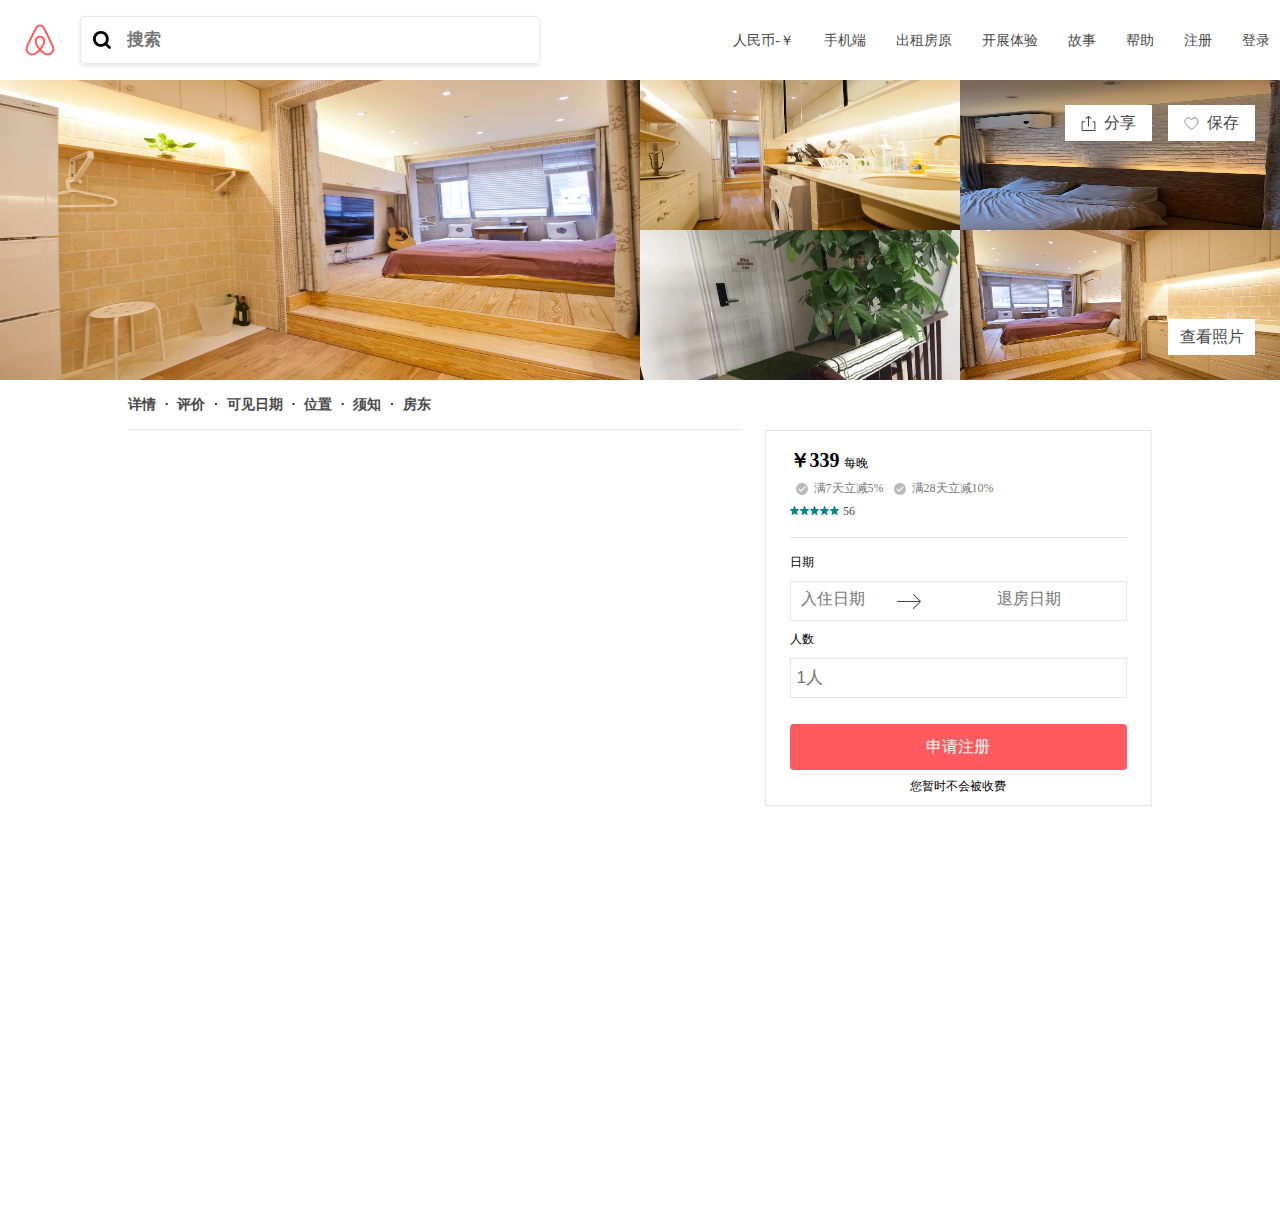
<file: airbnb/html/detail.html>
<!DOCTYPE html>
<html lang="en">

<head>
    <meta charset="UTF-8">
    <meta name="viewport" content="width=device-width, initial-scale=1.0">
    <meta http-equiv="X-UA-Compatible" content="ie=edge">
    <title>Document</title>
    <link rel="stylesheet" href="../css/style.css">
    <link rel="stylesheet" href="../css/detail.css">
    <link rel="shortcut icon" type="image/x-icon" href="../img/icon/logo.ico">
</head>

<body>
    <header role='banner clearfix'>
        <div class='head-logo'>
            <a href="" class='logo' aria-label="爱彼迎主页">
                <svg class='svg' viewBox="0 0 1000 1000">
                    <path
                        d="m499.3 736.7c-51-64-81-120.1-91-168.1-10-39-6-70 11-93 18-27 45-40 80-40s62 13 80 40c17 23 21 54 11 93-11 49-41 105-91 168.1zm362.2 43c-7 47-39 86-83 105-85 37-169.1-22-241.1-102 119.1-149.1 141.1-265.1 90-340.2-30-43-73-64-128.1-64-111 0-172.1 94-148.1 203.1 14 59 51 126.1 110 201.1-37 41-72 70-103 88-24 13-47 21-69 23-101 15-180.1-83-144.1-184.1 5-13 15-37 32-74l1-2c55-120.1 122.1-256.1 199.1-407.2l2-5 22-42c17-31 24-45 51-62 13-8 29-12 47-12 36 0 64 21 76 38 6 9 13 21 22 36l21 41 3 6c77 151.1 144.1 287.1 199.1 407.2l1 1 20 46 12 29c9.2 23.1 11.2 46.1 8.2 70.1zm46-90.1c-7-22-19-48-34-79v-1c-71-151.1-137.1-287.1-200.1-409.2l-4-6c-45-92-77-147.1-170.1-147.1-92 0-131.1 64-171.1 147.1l-3 6c-63 122.1-129.1 258.1-200.1 409.2v2l-21 46c-8 19-12 29-13 32-51 140.1 54 263.1 181.1 263.1 1 0 5 0 10-1h14c66-8 134.1-50 203.1-125.1 69 75 137.1 117.1 203.1 125.1h14c5 1 9 1 10 1 127.1.1 232.1-123 181.1-263.1z">
                    </path>
                </svg>
            </a>
        </div>
        <div class='head-adjust'>
            <form action="" method="get">
                <div class='ad-input'>
                    <svg viewBox="0 0 16 16" role="presentation" aria-hidden="true" focusable="false"
                        style="height: 18px; width: 18px; display: block; fill: currentcolor;">
                        <path
                            d="m2.5 7c0-2.5 2-4.5 4.5-4.5s4.5 2 4.5 4.5-2 4.5-4.5 4.5-4.5-2-4.5-4.5m13.1 6.9-2.8-2.9c.7-1.1 1.2-2.5 1.2-4 0-3.9-3.1-7-7-7s-7 3.1-7 7 3.1 7 7 7c1.5 0 2.9-.5 4-1.2l2.9 2.8c.2.3.5.4.9.4.3 0 .6-.1.8-.4.5-.5.5-1.2 0-1.7">
                        </path>
                    </svg>
                    <input type="text" placeholder='搜索' class='ad-tip'>
                </div>
                <div class='ad-hide'>

                </div>
            </form>
        </div>
        <nav>
            <ul class='nav clearfix'>
                <li class="nav-tit">
                    <a href="">
                        人民币-￥
                    </a>
                </li>
                <li class="nav-tit">
                    <a href="">手机端</a>
                </li>
                <li class="nav-tit">
                    <a href="">出租房原</a>
                </li>
                <li class="nav-tit">
                    <a href="">开展体验</a>
                </li>
                <li class="nav-tit">
                    <a href="">故事</a>
                </li>
                <li class="nav-tit">
                    <a href="">帮助 </a>
                </li>
                <li class="nav-tit">
                    <a href="">注册</a>
                </li>
                <li class="nav-tit last">
                    <a href="">登录</a>
                </li>
            </ul>
        </nav>
    </header>
    <div class='reveal'>
        <div class="reveal-pic">
            <div class="col1">
                <img src="../img/item/1.jpg" alt="" class="show1">
            </div>
            <div class="col2 col">
                <img src="../img/item/2.jpg" alt="">
                <img src="../img/item/3.jpg" alt="">
            </div>
            <div class="col3 col">
                <img src="../img/item/4.jpg" alt="">
                <img src="../img/item/5.jpg" alt="">
            </div>
        </div>
        <div class="reveal-btn2 ">
            <a href="" class='reveal-btn'>
                <svg viewBox="0 0 24 24" role="presentation" aria-hidden="true" focusable="false"
                    style="height: 15px; width: 15px; display: block; fill: currentcolor;">
                    <path
                        d="m22.19 8.5h-3.14a.81.81 0 0 0 -.81.8c0 .44.36.8.81.8h2.33v12.31h-18.76v-12.31h3.11c.45 0 .81-.36.81-.8a.81.81 0 0 0 -.81-.8h-3.92a.81.81 0 0 0 -.81.8v13.91c0 .44.36.8.81.8h20.38c.45 0 .81-.36.81-.8v-13.91a.81.81 0 0 0 -.81-.8zm-14.11-3.82c.19 0 .36-.06.51-.18l2.01-1.58.6-.47v13.79c0 .44.36.8.81.8s.81-.36.81-.8v-13.79l.59.47 2.01 1.58a.8.8 0 0 0 .5.18.81.81 0 0 0 .63-.3.79.79 0 0 0 -.13-1.12l-3.92-3.09a.42.42 0 0 0 -.07-.04l-.07-.03-.01-.01-.05-.03a.76.76 0 0 0 -.3-.06.81.81 0 0 0 -.3.06l-.01.01-.06.04-.07.03a.42.42 0 0 0 -.07.04l-3.92 3.09a.79.79 0 0 0 -.13 1.12c.16.19.39.3.63.3z"
                        fill-rule="evenodd"></path>
                </svg>
                <span>分享</span>
            </a>
            <a href="" class='reveal-btn child2'>
                <svg xmlns="http://www.w3.org/2000/svg" viewBox="0 0 24 24" fill="#484848" fill-opacity="0"
                    stroke="#484848" stroke-width="1" focusable="false" aria-label="收藏此房源。" role="img"
                    stroke-linecap="round" stroke-linejoin="round"
                    style="height: 15px; width: 15px; display: block; overflow: visible;">
                    <path
                        d="M17.5 2.9c-2.1 0-4.1 1.3-5.4 2.8C10.5 4.1 8.3 2.5 5.9 3 4.4 3.2 3 4.2 2.3 5.6c-2.3 4.1 1 8.3 3.9 11.1 1.4 1.3 2.8 2.5 4.3 3.6.4.3 1.1.9 1.6.9s1.2-.6 1.6-.9c3.2-2.3 6.6-5.1 8.2-8.8 1.5-3.4 0-8.6-4.4-8.6"
                        stroke-linejoin="round"></path>
                </svg>
                <span>保存</span>
            </a>
        </div>
        <div class="reveal-btn1 ">
            <a href="" class='reveal-btn'>
                <span>查看照片</span>
            </a>
        </div>
    </div>
    <div class='house-nav container'>
        <div class='h-nav'>
            <a href="">
                <span>详情</span>
            </a>
            <span class='dot'> · </span>
            <a href="">
                <span>评价</span>
            </a>
            <span class='dot'> · </span>
            <a href="">
                <span>可见日期</span>
            </a>
            <span class='dot'> · </span>
            <a href="">
                <span>位置</span>
            </a>
            <span class='dot'> · </span>
            <a href="">
                <span>须知</span>
            </a>
            <span class='dot'> · </span>
            <a href="">
                <span>房东</span>
            </a>

        </div>
        <div class='h-content'>
            <div class='content-left'></div>
            <div class="content-right">
                <div class='right-top'>
                    <div class='t-price'>
                        <span>￥339</span>
                        <span>每晚</span>
                    </div>
                    <div class='t-info'>
                        <div>
                            <svg viewBox="0 0 32 32" role="presentation" aria-hidden="true" focusable="false"
                                style="height: 12px; width: 12px; display: block; fill: rgb(187, 187, 187);">
                                <path
                                    d="m13.2651857 19.4498225-5.07154933-5.0715493-2.17401154 2.1740115 7.24670517 7.2467052 2.1740115-2.1740116-.0011443-.0011443 10.649855-10.649855-2.1740115-2.17401155zm2.7348143 12.5501775c-8.836556 0-16-7.163444-16-16s7.163444-16 16-16 16 7.163444 16 16-7.163444 16-16 16z">
                                </path>
                            </svg>
                            <span>满7天立减5%</span>
                        </div>
                        <div>
                            <svg viewBox="0 0 32 32" role="presentation" aria-hidden="true" focusable="false"
                                style="height: 12px; width: 12px; display: block; fill: rgb(187, 187, 187);">
                                <path
                                    d="m13.2651857 19.4498225-5.07154933-5.0715493-2.17401154 2.1740115 7.24670517 7.2467052 2.1740115-2.1740116-.0011443-.0011443 10.649855-10.649855-2.1740115-2.17401155zm2.7348143 12.5501775c-8.836556 0-16-7.163444-16-16s7.163444-16 16-16 16 7.163444 16 16-7.163444 16-16 16z">
                                </path>
                            </svg>
                            <span>满28天立减10%</span>
                        </div>
                    </div>
                    <div class="bottom-value">
                        <span class="bottom-tri"></span>
                        <span class="bottom-num">56</span>
                    </div>
                </div>
                <div class='right-middle'>
                    <div class='mi-date'>
                        <div class='mi-text'>日期</div>
                        <div class="form-data">
                            <div class="selectDate">
                                <a href="javascript:void(0)" class="date">
                                    <div class="checkIn">
                                       <input type="text" id='check1' placeholder="入住日期">
                                    </div>
                                    <div class="split">
                                        <svg viewBox="0 0 24 24" role="presentation" aria-hidden="true"
                                            focusable="false"
                                            style="height: 24px; width: 24px; display: block; fill: currentcolor;">
                                            <path
                                                d="m0 12.5a.5.5 0 0 0 .5.5h21.79l-6.15 6.15a.5.5 0 1 0 .71.71l7-7v-.01a.5.5 0 0 0 .14-.35.5.5 0 0 0 -.14-.35v-.01l-7-7a .5.5 0 0 0 -.71.71l6.15 6.15h-21.79a.5.5 0 0 0 -.5.5z"
                                                fill-rule="evenodd"></path>
                                        </svg>
                                    </div>
                                    <div class="checkOut">
                                      <input type="text" placeholder="退房日期" id='check2'>
                                    </div>
                                </a>
                                <div class="date">

                                </div>
                            </div>
                        </div>
                    </div>
                    <div class='mi-num'>
                        <div class='mi-text'>人数</div>
                        <div class="form-data">
                            <input type="text" placeholder="1人">
                        </div>
                    </div>
                    <div class='mi-btn'>
                        <a href="">申请注册</a>
                        <div>您暂时不会被收费</div>
                    </div>
                </div>
                <div class='right-bottom'></div>
            </div>
        </div>
    </div>

</body>
<script src='../layDate-v5.0.9/laydate/laydate.js'></script>
<script src='../js/detail.js'></script>
</html>
</file>
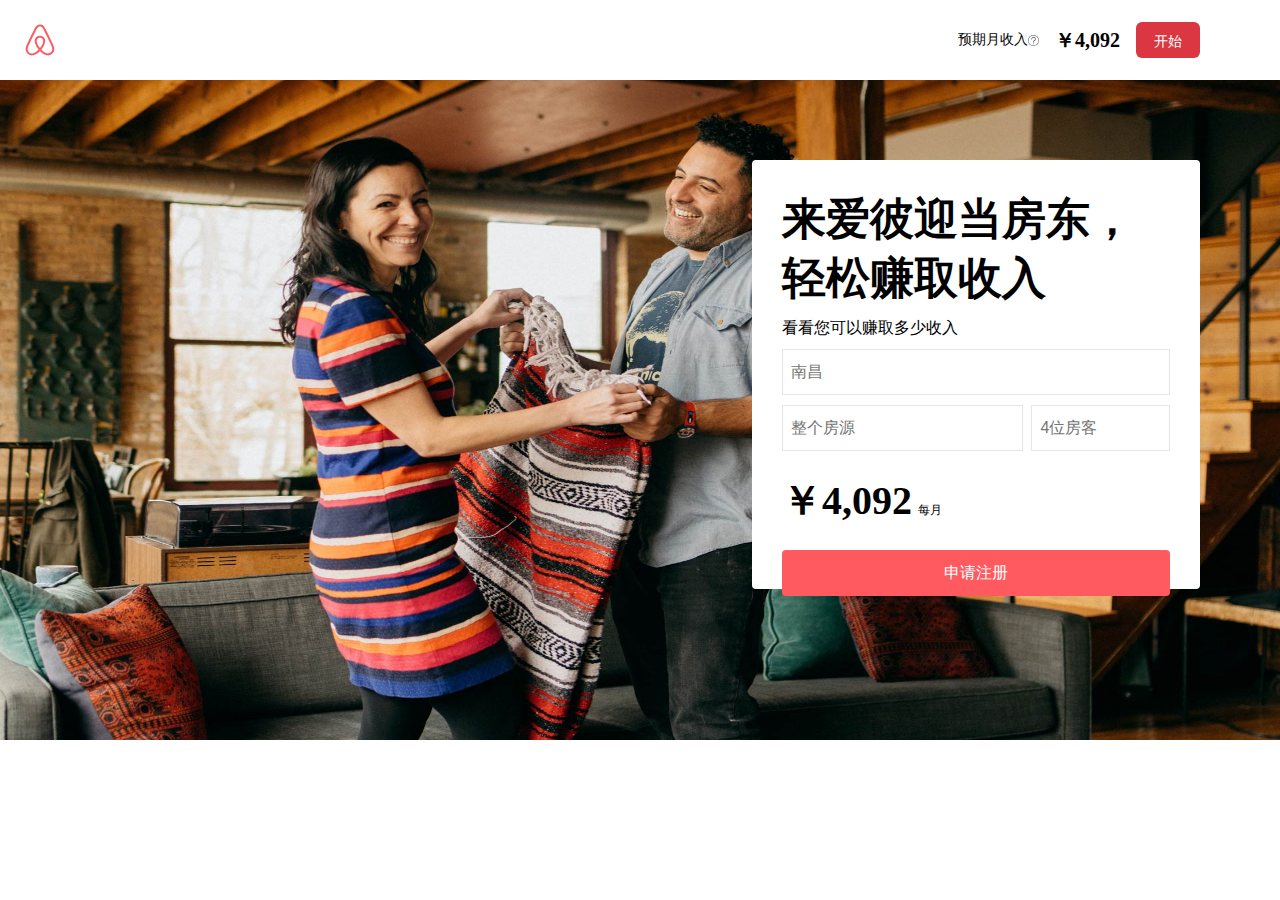
<file: airbnb/html/sell.html>
<!DOCTYPE html>
<html lang="en">

<head>
    <meta charset="UTF-8">
    <meta name="viewport" content="width=device-width, initial-scale=1.0">
    <meta http-equiv="X-UA-Compatible" content="ie=edge">
    <title>在爱彼迎出租您的整套别墅、公寓或单个房间</title>
    <link rel="stylesheet" href="../css/style.css">
    <link rel="stylesheet" href="../css/detail.css">
    <link rel="stylesheet" href="../css/sell.css">
</head>

<body>
    <header role='banner clearfix'>
        <div class='head-logo'>
            <a href="" class='logo' aria-label="爱彼迎主页">
                <svg class='svg' viewBox="0 0 1000 1000">
                    <path
                        d="m499.3 736.7c-51-64-81-120.1-91-168.1-10-39-6-70 11-93 18-27 45-40 80-40s62 13 80 40c17 23 21 54 11 93-11 49-41 105-91 168.1zm362.2 43c-7 47-39 86-83 105-85 37-169.1-22-241.1-102 119.1-149.1 141.1-265.1 90-340.2-30-43-73-64-128.1-64-111 0-172.1 94-148.1 203.1 14 59 51 126.1 110 201.1-37 41-72 70-103 88-24 13-47 21-69 23-101 15-180.1-83-144.1-184.1 5-13 15-37 32-74l1-2c55-120.1 122.1-256.1 199.1-407.2l2-5 22-42c17-31 24-45 51-62 13-8 29-12 47-12 36 0 64 21 76 38 6 9 13 21 22 36l21 41 3 6c77 151.1 144.1 287.1 199.1 407.2l1 1 20 46 12 29c9.2 23.1 11.2 46.1 8.2 70.1zm46-90.1c-7-22-19-48-34-79v-1c-71-151.1-137.1-287.1-200.1-409.2l-4-6c-45-92-77-147.1-170.1-147.1-92 0-131.1 64-171.1 147.1l-3 6c-63 122.1-129.1 258.1-200.1 409.2v2l-21 46c-8 19-12 29-13 32-51 140.1 54 263.1 181.1 263.1 1 0 5 0 10-1h14c66-8 134.1-50 203.1-125.1 69 75 137.1 117.1 203.1 125.1h14c5 1 9 1 10 1 127.1.1 232.1-123 181.1-263.1z">
                    </path>
                </svg>
            </a>
        </div>
        <div class='head-adjust'>

        </div>

        <div class='sell-nav clearfix'>
            <div class='nav-re'>
                <div class=''>预期月收入</div>
                <svg viewBox="0 0 24 24" role="img" aria-label="了解更多" focusable="false"
                    style="height:11px;width:11px;display:block;fill:#484848">
                    <path
                        d="m12 0c-6.63 0-12 5.37-12 12s5.37 12 12 12 12-5.37 12-12-5.37-12-12-12zm0 23c-6.07 0-11-4.92-11-11s4.93-11 11-11 11 4.93 11 11-4.93 11-11 11zm4.75-14c0 1.8-.82 2.93-2.35 3.89-.23.14-1 .59-1.14.67-.4.25-.51.38-.51.44v2a .75.75 0 0 1 -1.5 0v-2c0-.74.42-1.22 1.22-1.72.17-.11.94-.55 1.14-.67 1.13-.71 1.64-1.41 1.64-2.61a3.25 3.25 0 0 0 -6.5 0 .75.75 0 0 1 -1.5 0 4.75 4.75 0 0 1 9.5 0zm-3.75 10a1 1 0 1 1 -2 0 1 1 0 0 1 2 0z"
                        fill-rule="evenodd"></path>
                </svg>
            </div>
            <div class='nav-price '>
                <span>￥4,092</span>
            </div>
            <a href="" class='nav-btn'>
                开始
            </a>
        </div>

    </header>
    <div class='sell-bg'>
        <div class='sell-form'>
            <div>
                <section>
                    <h1 class="">来爱彼迎当房东，轻松赚取收入</h1>
                </section>
            </div>
            <div class="form-text2">看看您可以赚取多少收入</div>
            <div>
                <input type="text" class='form-input1' placeholder="南昌">
            </div>
            <div class='form-input'>
                <input type="text" class="form-input2" placeholder="整个房源">
                <input type="text" class="form-input3" placeholder="4位房客">
            </div>
            <div class='sell-price'>
                <span>￥4,092</span>
                <span>每月</span>
            </div>
            <div class='mi-btn'>
                <a href="">申请注册</a>

            </div>
        </div>
    </div>
</body>

</html>
</file>
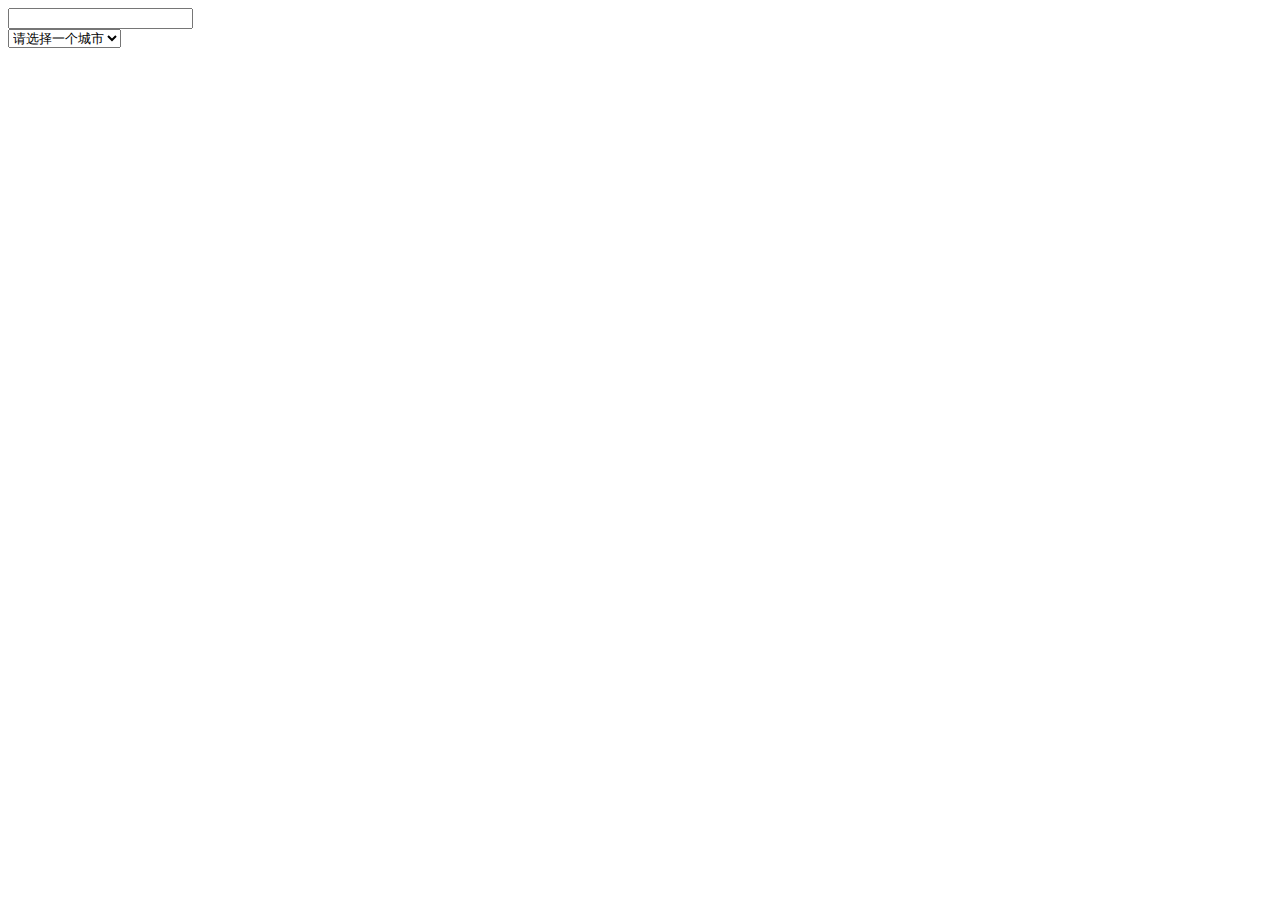
<file: airbnb/html/test.html>
<!DOCTYPE html>
<html lang="en">

<head>
    <meta charset="UTF-8">
    <meta name="viewport" content="width=device-width, initial-scale=1.0">
    <meta http-equiv="X-UA-Compatible" content="ie=edge">
    <title>Document</title>
    <link rel="stylesheet" href="../layDate-v5.0.9/laydate/theme/default/laydate.css">
</head>

<body>
    <input type="text" id='text1'>

    <form action=""  class="layui-form">
            <select name="city" lay-verify="">
                    <option value="">请选择一个城市</option>
                    <option value="010">北京</option>
                    <option value="021">上海</option>
                    <option value="0571">杭州</option>
            </select>     
    </form>
    <script src='../layDate-v5.0.9/laydate/laydate.js'></script>
</body>
<script>
  
  laydate.render({
  elem: '#text1'
  ,range:true,
  format: 'M月d日'
});

</script>

</html>
</file>
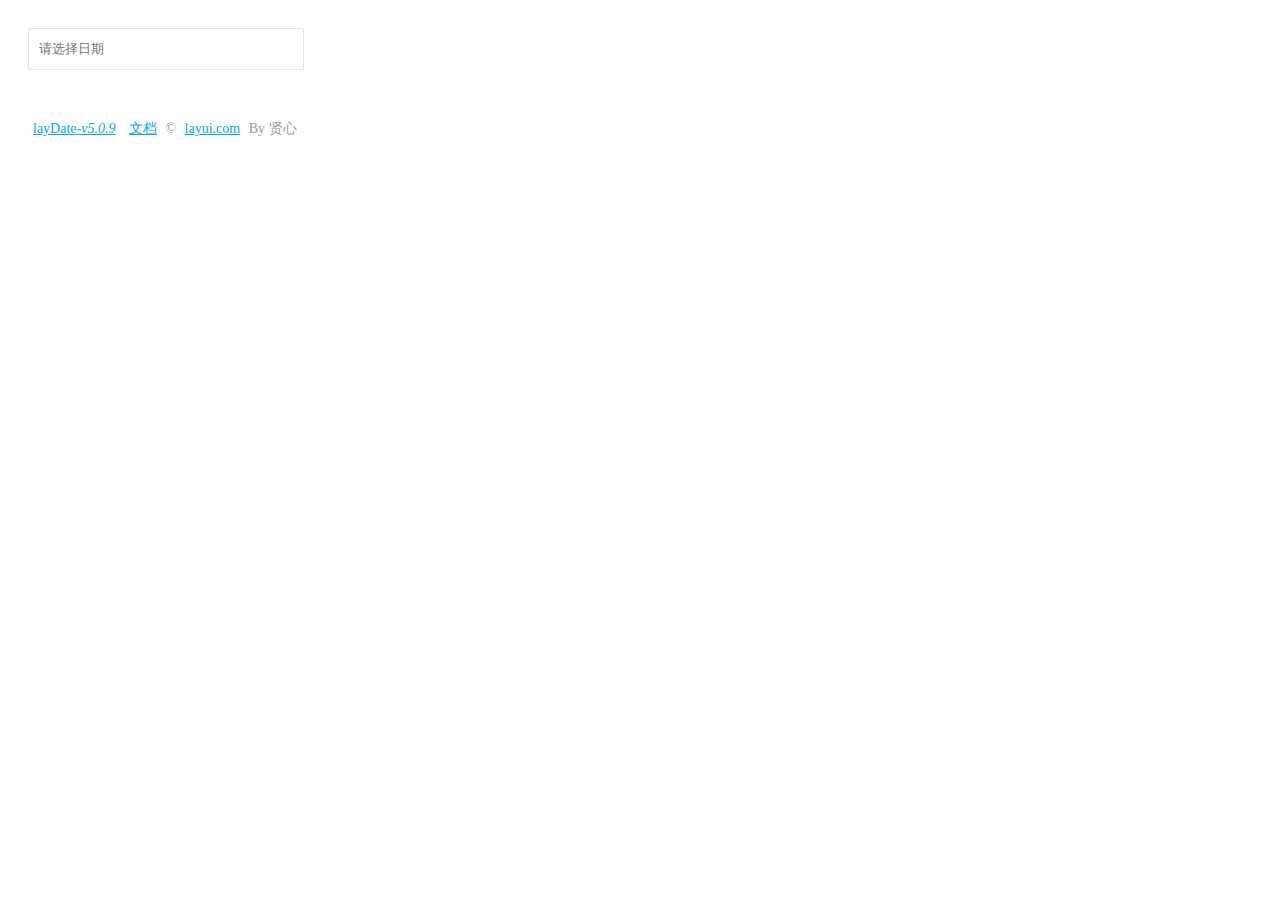
<file: airbnb/layDate-v5.0.9/test.html>
<!DOCTYPE html>
<html>
<head>
  <meta charset="utf-8">
  <title>使用 layDate 独立版</title>
  <meta name="renderer" content="webkit">
  <meta http-equiv="X-UA-Compatible" content="IE=edge,chrome=1">
  <meta name="viewport" content="width=device-width, initial-scale=1, maximum-scale=1">
  <meta name="apple-mobile-web-app-status-bar-style" content="black"> 
  <meta name="apple-mobile-web-app-capable" content="yes">
  <meta name="format-detection" content="telephone=no">

  <style>
  body{padding: 20px;}
  .demo-input{padding-left: 10px; height: 38px; min-width: 262px; line-height: 38px; border: 1px solid #e6e6e6;  background-color: #fff;  border-radius: 2px;}
  .demo-footer{padding: 50px 0; color: #999; font-size: 14px;}
  .demo-footer a{padding: 0 5px; color: #01AAED;}
  </style>
</head>
<body>
<input type="text" class="demo-input" placeholder="请选择日期" id="test1">

<div class="demo-footer">
  <a href="http://www.layui.com/laydate/" target="_blank">layDate<cite id="version"></cite></a>
  <a href="http://www.layui.com/doc/modules/laydate.html" target="_blank">文档</a>
  <span>&copy; <a href="http://www.layui.com/" target="_blank">layui.com</a> By 贤心<span>
</div>

<script src="laydate/laydate.js"></script> <!-- 改成你的路径 -->
<script>
lay('#version').html('-v'+ laydate.v);

//执行一个laydate实例
laydate.render({
  elem: '#test1' //指定元素
});
</script>
</body>
</html>
</file>
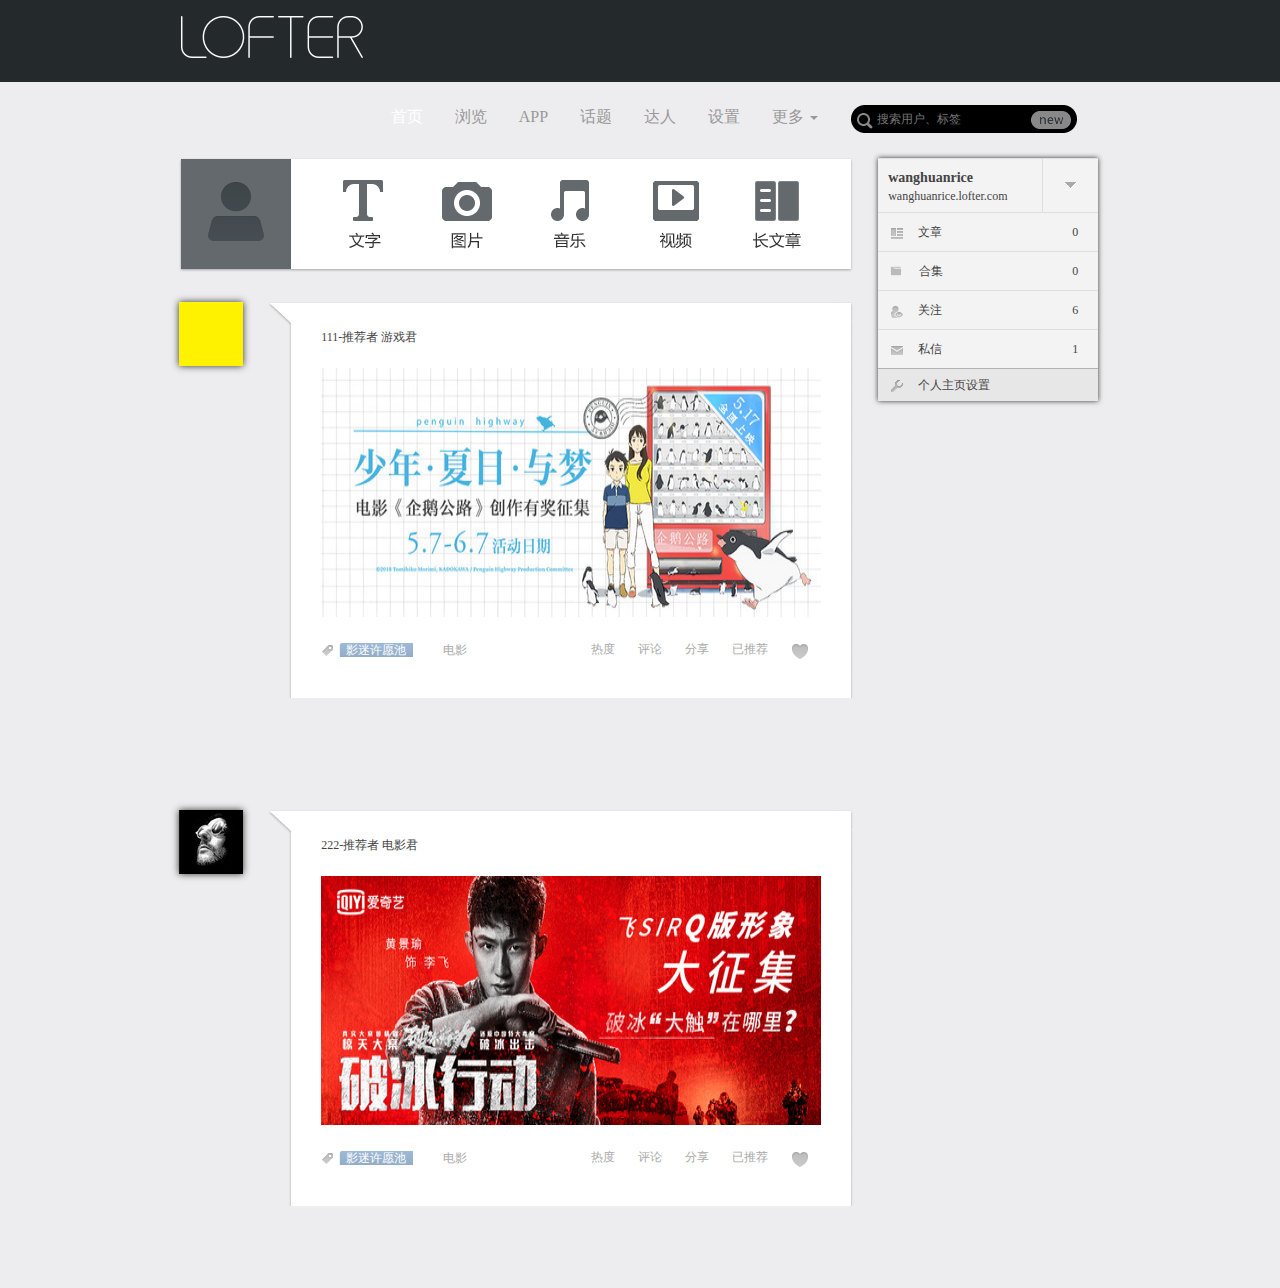
<file: loft-web/html/main.html>
<!DOCTYPE html>
<html lang="en">

<head>
    <meta charset="UTF-8">
    <meta name="viewport" content="width=device-width, initial-scale=1.0">
    <meta http-equiv="X-UA-Compatible" content="ie=edge">
    <link rel="stylesheet" href="../css/main.css">
    <link rel="shortcut icon" href="../img/img-index/log.png" type="image/x-icon">
    <title>Document</title>
</head>

<body>
    <header class='header'>
        <div class="box clearfix">
            <h1 class='logo'>
                <a href="">LOFTER-网易轻博</a>
            </h1>
            <nav class='nav'>
                <ul class="nav-lists clearfix">
                    <li class='link default'>
                        <a href='' class='active'>首页</a>
                    </li>
                    <li class='link'><a href="">浏览</a></li>
                    <li class='link'><a href="">APP</a></li>
                    <li><a href="">话题</a></li>
                    <li><a href="">达人</a></li>
                    <li><a href="">设置</a></li>
                    <li class='more' id="more">
                        <a href="" >更多<sapn class='tag'></span></a>
                        <div class='selc' id='selc'>
                            <div class='seli'><a class='nx-1' href=''>寻找好友</a></div>
                            <div class='seli'><a class='nx-2' href=''>导入导出</a></div>
                            <div class='seli'><a class='nx-3' href=''>移动客户端</a></div>
                            <div class='seli'><a class='nx-3' href=''>LOFTCam-用心创造滤镜</a></div>
                            <div class='seli'><a class='nx-5' href=''>UAPP-创建个人应用</a></div>
                            <div class='seli'><a class='nx-6' href=''>帮助反馈及投诉:0571-89852053</a></div>
                            <div class='seli'><a class='nx-7' href=''>退出</a></div>
                        </div>
                    </li>
                </ul>
                <div class="nav-forms">
                    <form class="search">
                        <div class='ipt'>
                            <a href=""></a>
                            <input placeholder="搜索用户、标签" id='input' />
                            <span></span>
                        </div>
                    </form>
                    <div class="selc2" id="selc2">
                        <div class="subtle">我的订阅</div>
                        <div class='seli2'>
                            <a class='dx-1' href=''>
                                <div class='name'>王者荣耀</div>
                                <img src='../img/img-main/p1.jpg' />
                                <div class="count">349篇新文章</div>
                            </a>
                        </div>
                        <div class='seli2'>
                            <a class='dx-2' href=''>
                                <div class="name">日常vlog</div>
                                <img src='../img/img-main/p2.jpg' />
                                <div class="count">20篇新文章</div>
                            </a>
                        </div>
                        <div class='seli2'>
                            <a class='dx-3' href=''>
                                <div class="name">影迷许愿池</div>
                                <img src='../img/img-main/p3.jpg' />
                                <div class="count">25篇新文章</div>
                            </a>
                        </div>
                        <div class='seli2'>
                            <a class='dx-4' href=''>
                                <div class="name">游戏</div>
                                <img src='../img/img-main/p4.jpg' />
                                <div class="count">90篇新文章</div>
                            </a>
                        </div>
                        <div class='seli2'>
                            <a class='dx-5' href=''>
                                <div class="name">视频</div>
                                <img src='../img/img-main/p5.jpg' />
                                <div class="count">126篇新文章</div>
                            </a>
                        </div>
                        <div class='seli2'>
                            <a class='dx-6' href=''>
                                <div class="name">影视</div>
                                <img src='../img/img-main/p6.jpg' />
                                <div class="count">61篇新文章</div>
                            </a>
                        </div>
                    </div>
                </div>
            </nav>
        </div>
    </header>
    <main class='main'>
        <div class='box'>
            <div class='box-left'>
                <article class='bar'>
                    <ul>
                        <li class='bar-pic'><a href=""></a></li>
                        <li class='bar-pic'><a href=""></a></li>
                        <li class='bar-pic'><a href=""></a></li>
                        <li class='bar-pic'><a href=""></a></li>
                        <li class='bar-pic'><a href=""></a></li>
                        <li class='bar-pic'><a href=""></a></li>
                    </ul>
                </article>
                <article class='ulists'>
                    <section class='section'>
                        <div class='user'>
                            <a href="">
                                <img src="../img/img-main/user1.jpg" alt="" />
                            </a>
                        </div>
                        <div class='essay'>
                            <div class='es-h clearfix'>
                                <a class='page' href=""></a>
                            </div>
                            <div class='es-b'>
                                <div class='es-b1'>111-推荐者 游戏君</div>
                                <div class='es-b2'>
                                    <div class='img'>
                                        <img src="../img/img-main/mo1.jpg" alt="">
                                    </div>
                                </div>
                                <div class='es-b3'>
                                    <div class='b3-left'>
                                        <span class='op1'>
                                            <a href="">影迷许愿池</a>
                                        </span>
                                        <span class='op2'>
                                            <a href="">电影</a>
                                        </span>
                                    </div>
                                    <div class='b3-right'>
                                        <span>
                                            <a href="">热度</a>
                                        </span>
                                        <span>
                                            <a href="">评论</a>
                                        </span>
                                        <span>
                                            <a href="">分享</a>
                                        </span>
                                        <span>
                                            <a href="">已推荐</a>
                                        </span>
                                        <span class='op7'>
                                            <a href=""></a>
                                        </span>
                                    </div>
                                </div>
                            </div>
                        </div>
                    </section>
                    <section class='section'>
                        <div class='user'>
                            <a href="">
                                <img src="../img/img-main/user2.jpg" alt="" />
                            </a>
                        </div>
                        <div class='essay'>
                            <div class='es-h clearfix'>
                                <a class='page' href=""></a>
                            </div>
                            <div class='es-b'>
                                <div class='es-b1'>222-推荐者 电影君</div>
                                <div class='es-b2'>
                                    <div class='img'>
                                        <img src="../img/img-main/mo2.jpg" alt="">
                                    </div>
                                </div>
                                <div class='es-b3'>
                                    <div class='b3-left'>
                                        <span class='op1'>
                                            <a href="">影迷许愿池</a>
                                        </span>
                                        <span class='op2'>
                                            <a href="">电影</a>
                                        </span>
                                    </div>
                                    <div class='b3-right'>
                                        <span>
                                            <a href="">热度</a>
                                        </span>
                                        <span>
                                            <a href="">评论</a>
                                        </span>
                                        <span>
                                            <a href="">分享</a>
                                        </span>
                                        <span>
                                            <a href="">已推荐</a>
                                        </span>
                                        <span class='op7'>
                                            <a href="" ></a>
                                        </span>
                                    </div>
                                </div>
                            </div>
                        </div>
                    </section>
                </article>
            </div>
            <aside class='box-right'>
                <div class='menu'>
                    <ul>
                        <li class='first'>
                            <a class='meta' href='#'>
                                <span class="meta-txt">
                                    <span class='span1'>wanghuanrice</span>
                                    <span class='span2'>wanghuanrice.lofter.com</span>
                                </span>
                            </a>
                            <a class='mer' href="#"></a>
                        </li>
                        <li class='center'>
                            <a href="">
                                <span class="icn icn1"></span>
                                <span class='txt'>文章</span>
                                <span class="inf">0</span>
                            </a>
                        </li>
                        <li class='center cet'>
                            <a href="">
                                <span class="icn icn2"></span>
                                <span class='txt'>合集</span>
                                <span class="inf">0</span>
                            </a>
                        </li>
                        <li class='center'>
                            <a href="">
                                <span class="icn icn3"></span>
                                <span class='txt'>关注</span>
                                <span class="inf">6</span>
                            </a>
                        </li>
                        <li class='center'>
                            <a href="">
                                <span class="icn icn4"></span>
                                <span class='txt'>私信</span>
                                <span class="inf">1</span>
                            </a>
                        </li>
                        <li class='center last'>
                            <a href="">
                                <span class="icn icn5"></span>
                                <span class='txt'>个人主页设置</span>
                            </a>
                        </li>
                    </ul>
                </div>
            </aside>
        </div>
    </main>
    <foot></foot>
    <script src="../js/jquery-3.3.1.js"></script>
    <script src="../js/main.js"></script>
</body>

</html>
</file>
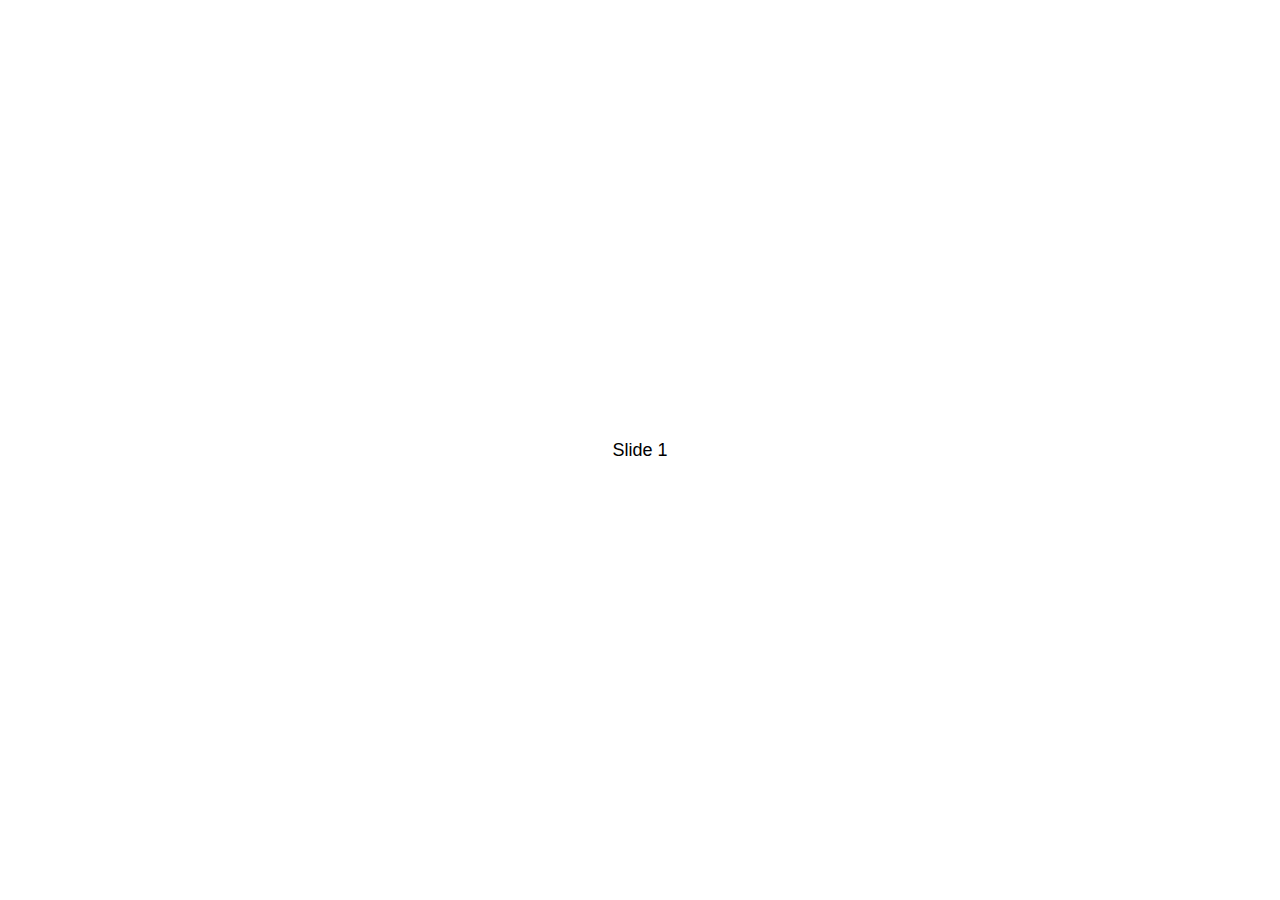
<file: airbnb/swiper-4.5.0/demos/010-default.html>
<!DOCTYPE html>
<html lang="en">
<head>
  <meta charset="utf-8">
  <title>Swiper demo</title>
  <!-- Link Swiper's CSS -->
  <link rel="stylesheet" href="../dist/css/swiper.min.css">

  <!-- Demo styles -->
  <style>
    html, body {
      position: relative;
      height: 100%;
    }
    body {
      background: #eee;
      font-family: Helvetica Neue, Helvetica, Arial, sans-serif;
      font-size: 14px;
      color:#000;
      margin: 0;
      padding: 0;
    }
    .swiper-container {
      width: 100%;
      height: 100%;
    }
    .swiper-slide {
      text-align: center;
      font-size: 18px;
      background: #fff;

      /* Center slide text vertically */
      display: -webkit-box;
      display: -ms-flexbox;
      display: -webkit-flex;
      display: flex;
      -webkit-box-pack: center;
      -ms-flex-pack: center;
      -webkit-justify-content: center;
      justify-content: center;
      -webkit-box-align: center;
      -ms-flex-align: center;
      -webkit-align-items: center;
      align-items: center;
    }
  </style>
</head>
<body>
  <!-- Swiper -->
  <div class="swiper-container">
    <div class="swiper-wrapper">
      <div class="swiper-slide">Slide 1</div>
      <div class="swiper-slide">Slide 2</div>
      <div class="swiper-slide">Slide 3</div>
      <div class="swiper-slide">Slide 4</div>
      <div class="swiper-slide">Slide 5</div>
      <div class="swiper-slide">Slide 6</div>
      <div class="swiper-slide">Slide 7</div>
      <div class="swiper-slide">Slide 8</div>
      <div class="swiper-slide">Slide 9</div>
      <div class="swiper-slide">Slide 10</div>
    </div>
  </div>

  <!-- Swiper JS -->
  <script src="../dist/js/swiper.min.js"></script>

  <!-- Initialize Swiper -->
  <script>
    var swiper = new Swiper('.swiper-container');
  </script>
</body>
</html>
</file>
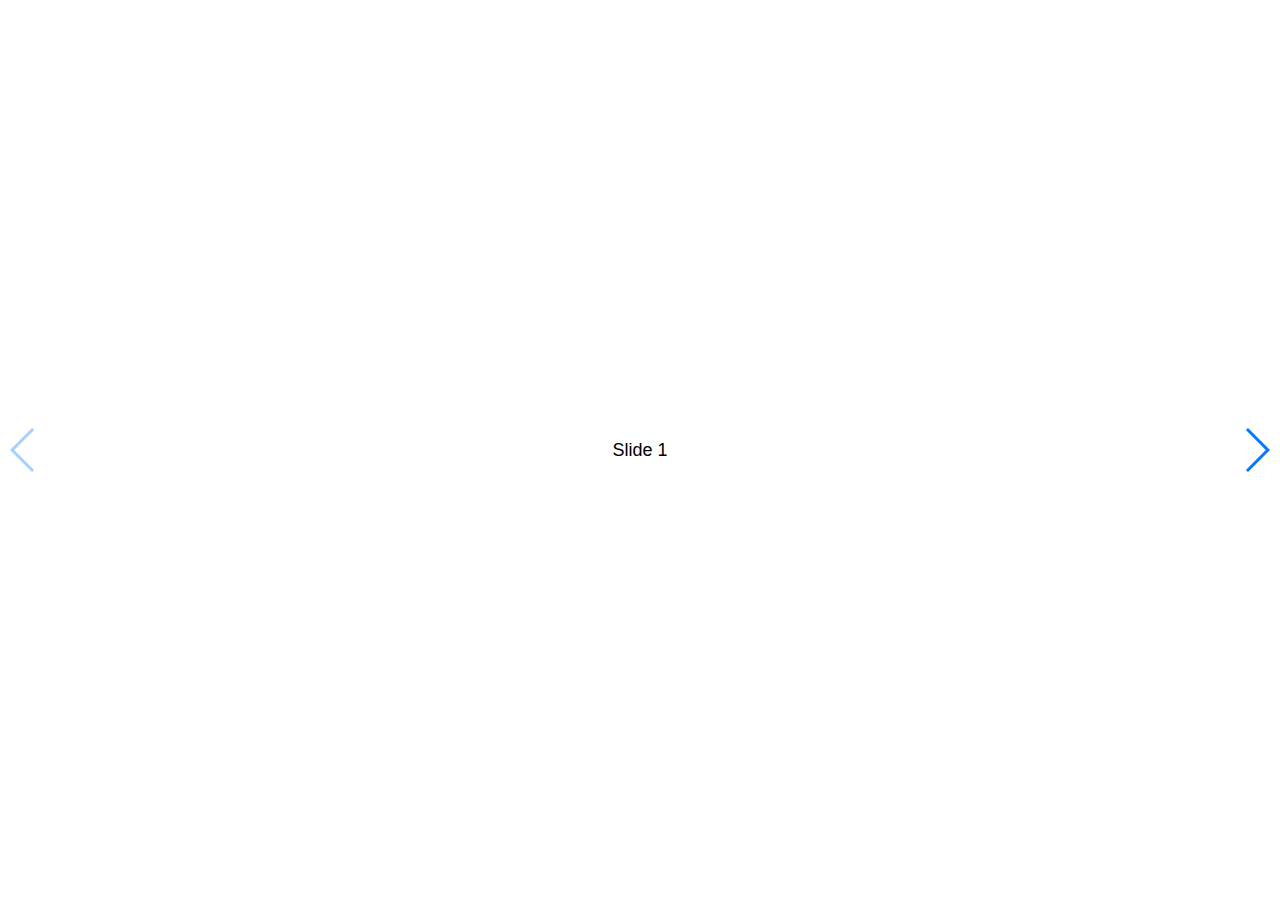
<file: airbnb/swiper-4.5.0/demos/020-navigation.html>
<!DOCTYPE html>
<html lang="en">
<head>
  <meta charset="utf-8">
  <title>Swiper demo</title>
  <meta name="viewport" content="width=device-width, initial-scale=1, minimum-scale=1, maximum-scale=1">

  <!-- Link Swiper's CSS -->
  <link rel="stylesheet" href="../dist/css/swiper.min.css">

  <!-- Demo styles -->
  <style>
    html, body {
      position: relative;
      height: 100%;
    }
    body {
      background: #eee;
      font-family: Helvetica Neue, Helvetica, Arial, sans-serif;
      font-size: 14px;
      color:#000;
      margin: 0;
      padding: 0;
    }
    .swiper-container {
      width: 100%;
      height: 100%;
    }
    .swiper-slide {
      text-align: center;
      font-size: 18px;
      background: #fff;

      /* Center slide text vertically */
      display: -webkit-box;
      display: -ms-flexbox;
      display: -webkit-flex;
      display: flex;
      -webkit-box-pack: center;
      -ms-flex-pack: center;
      -webkit-justify-content: center;
      justify-content: center;
      -webkit-box-align: center;
      -ms-flex-align: center;
      -webkit-align-items: center;
      align-items: center;
    }
  </style>
</head>
<body>
  <!-- Swiper -->
  <div class="swiper-container">
    <div class="swiper-wrapper">
      <div class="swiper-slide">Slide 1</div>
      <div class="swiper-slide">Slide 2</div>
      <div class="swiper-slide">Slide 3</div>
      <div class="swiper-slide">Slide 4</div>
      <div class="swiper-slide">Slide 5</div>
      <div class="swiper-slide">Slide 6</div>
      <div class="swiper-slide">Slide 7</div>
      <div class="swiper-slide">Slide 8</div>
      <div class="swiper-slide">Slide 9</div>
      <div class="swiper-slide">Slide 10</div>
    </div>
    <!-- Add Arrows -->
    <div class="swiper-button-next"></div>
    <div class="swiper-button-prev"></div>
  </div>

  <!-- Swiper JS -->
  <script src="../dist/js/swiper.min.js"></script>

  <!-- Initialize Swiper -->
  <script>
    var swiper = new Swiper('.swiper-container', {
      navigation: {
        nextEl: '.swiper-button-next',
        prevEl: '.swiper-button-prev',
      },
    });
  </script>
</body>
</html>
</file>
<file: app-tb/css/index.css>
body,ul,li{
    font-size: 12px;
    margin: 0;
    padding: 0;
}
a{
    text-decoration: none;
    display: block;
}
*{
    box-sizing: border-box;
}
ul{
    list-style: none;
}
@media screen and (min-width:375px){
    body{
 /* iPhone6的375px尺寸作为16px基准，414px正好18px大小, 600 20px */
 font-size:calc(100% + 2 * (100vw - 375px) / 39);
 font-size: calc(16px + 2 * (100vw - 375px) / 39);
    }
}
@media screen and (min-width: 414px) {
        html {
            /* 414px-1000px每100像素宽字体增加1px(18px-22px) */
            font-size: calc(112.5% + 4 * (100vw - 414px) / 586);
            font-size: calc(18px + 4 * (100vw - 414px) / 586);
        }
    }
.top{
    width: 100%;
    height: 11.5rem;
}
.top img{
    width:100%;
    height:100%;
}
.lists{
    border:3px solid #ee0a3b;
}
.lists .flag{
    width: 100%;
    height:6.9rem;
    display: flex;
    padding: .5rem 0rem;
  
    
}
.flag .pic{
    width: 25%;
    display: block;
}
.flag a img{
    width: 100%;
    height: 100%;
    display: block;
}
.flag .info{
    width: 75%;
    padding:0rem .5rem;
}
.info-tit{
    width:100% !important;
    display: block;
}
.info-tit a{
    color: #333;
    line-height: 1.25;
    overflow: hidden;
}
.info-price span{
    display: inline-block;
    background-color: #ee0a3b;
    vertical-align: middle;
    border-radius: 0.053333rem;
    padding: 0.053333rem .6rem;
    color: #fff;
    font-weight: 700;
    margin-right: 0.066667rem;
    
}
.info-price{
    padding: .3rem 0;
}
.info-price strong{
    display: inline-block;
    vertical-align: middle;
    font-weight: 700;
    color: #ee0a3b;
    margin-right: 0.16rem;
    font-size:16px;
}
.info-price small{
    display: inline-block;
    vertical-align: middle;
    font-weight: 700;
    color: #ee0a3b;
}
.info-buy{
    overflow: hidden;
    padding: .2rem 0;
}
.info-buy .buy-m{
float: left;
color: #ff3600;
}
.info-buy .buy-btn{
    float:right;
    padding: .5rem 1.2rem;
    line-height: 0.64rem;
    background-color: #ee0a3b;
    text-align: center;
    color: #fff;
    font-weight: 700;
}
</file>
<file: damai/css/style.css>
body,img,div,a,p{
    margin: 0;
    padding: 0;
}
a{
    text-decoration: none;
   
}
.clearfix:after{
    content:"";
    height:0;
    line-height:0;
    display:block;
    visibility:hidden;
    clear:both;
}
.clearfix{
     zoom:1; 
}
.head{
    height: 72px;
}
.container{
    width: 92%;
    margin: 0px auto;
   
}
.nav{
    height: 72px;
    position: relative;
}
.i-logo{
    margin-top: 15px;
    width: 92px;
   
    float: left;
}
.nav .head-location{
    height: 100%;
    float: left;
    line-height: 72px;
    margin-left: 54px;
    position: relative;
}
.nav .head-location img{
vertical-align: middle;
}
.i-location{
width: 12px;
}
.i-arrow{
width: 9px;
}
.head-location .city-wrap{
    position: absolute;
    width: 670px;
    height: 544px;
    background: #FFF;
    z-index: 9999;
    left: -110px;
    top: 60px;
    padding: 21px;
    line-height:20px;
    display: none;
}
.head-location:hover .city-wrap{
    display: block;
}
.city-wrap .city{
    display: flex;
    margin-bottom:30px;
}
.city-wrap .hot-city{
    margin-bottom: 15px;
}
.city-wrap .city .title{
    display: inline-block;
    width:16%;
    
}
.city-wrap .city .cities{
    
    flex:1;
    float:left;
   
}
.city-wrap .other-city{
    line-height: 25px;
    padding-top: 15px;
    border-top: 1px solid #EEE;
    margin-top: 15px;
}
.cities .item{
margin-right:8px;
}
.nav .head-route{
    max-width: 220px;
    height: 100%;
    float: left;
    margin-right: -20px;
    margin-left: 40px;
    line-height: 72px;
    overflow: hidden;
}
.head-route a{
    display: inline-block;
    margin-right: 18px;
    font-size: 16px;
    color:#000;
}
.head-route .select{
    color:#FF1268;
}
.nav .head-search{
    width: 401px;
    height: 46px;
    margin-top: 12px;
    margin-right: 20px;
    line-height: 46px;
    float: right;
    position: relative;
}
.head-search .ipt-search{
    width: 253px;
    height: 44px;
    position: absolute;
    font-size: 16px;
    padding: 0 10px 0 54px;
    border-top-left-radius: 46px;
    border-bottom-left-radius: 46px;
    border: 1px solid #f8f8f8;
    background-color: #f8f8f8;
    border-right-color: #FF1268;
    box-sizing: content-box;
    border:none;
    outline: none;
}
.head-search .i-search{
    width: 17px;
    position: absolute;
    left: 22px;
    top: 15px;
    z-index: 11;
}
.head-search .txt-btn{
    width: 82px;
    height: 100%;
    position: absolute;
    right: 0;
    top: 0;
    background: #FF1268;
    line-height: 46px;
    font-size: 16px;
    text-align: center;
    color: #FFF;
    border-radius: 0 27px 27px 0;
}
.nav .head-btn{
    min-width: 55px;
    height: 100%;
    position: relative;
    float: right;
    line-height: 72px;
 
    width:300px;
}
.nav .head-btn .btn{
    margin-left: 20px;
    position: relative;
    display: inline-block;
}
.head-btn .btn-load .download{
    width: 80px;
    height: 80px;
    position: absolute;
    top: 60px;
    left: -12px;
    z-index: 999;
    background: #fff;
    padding: 5px;
    display: none;
}
.download img{
    width: 100%;
}
.download::after{
    position: absolute;
    display: inline-block;
    top: 0;
    left: 50%;
    margin-top: -5.5px;
    width: 0;
    margin-left: -3px;
    height: 0;
    content: '';
    border-style: solid;
    border-width: 5px;
    border-color: #fff #fff transparent transparent;
    transform: rotate(-45deg);
    box-shadow: 1px -1px 1px #ccc;
}
.btn-load:hover .download{
display: block;
}
.btn-text:hover{
  color: #FF1268;
}
.head-btn .btn .list-wrap{
    position: absolute;
    display: none;
    height: 165px;
    width: 133px;
    z-index:100;
    left: 50%;
    top:50px;
    margin-left: -67px;
}
.btn-login:hover .list-wrap{
    display: block;
}
.btn .list-wrap .list-login{
    width: 100%;
    position: relative;
    background: #FFF;
    border: 1px solid #F4F4F4;
    margin-top: 10px;
   
}
.list-login::after{
    position: absolute;
    display: inline-block;
    top: 0;
    left: 50%;
    margin-top: -5.5px;
    width: 0;
    margin-left: -3px;
    height: 0;
    content: '';
    border-style: solid;
    border-width: 5px;
    border-color: #fff #fff transparent transparent;
    transform: rotate(-45deg);
    box-shadow: 1px -1px 1px #ccc;
}
.btn .list-wrap .list-login .li-login{
    width: 100%;
    height: 50px;
    display: block;
    line-height: 50px;
    font-size: 14px;
    color: #111;
    letter-spacing: .54px;
    text-align: center;
    border-bottom: 1px solid #F2F2F2;
}
.head-btn .btn .img{
    display: inline-block;
}
.head-btn .btn .img .btn-img{
    width: 26px;
    z-index: 20000;
    display: inline-block;
    vertical-align: middle;
    position: relative;
    top: -2px;
}
.slide{
    position: relative;
}
.slider-control{
    position: absolute;
    bottom: 0px;
    right: 90px;
    height:20px;
}
.slider-control .control-item{
    display: inline-block;
    height: 20px;
    line-height:20px;
    padding-top:5px;
}
.slider-control .control-item a{
    display:block;
    width: 6px;
    height: 6px;
    margin: 0 5px;
    border: 2px solid #fff;
    border-color:rgba(255,255,255,0.3);
    border-radius: 10px;
    text-indent: -9999px;
    background: rgba(0,0,0,0.4);
    text-align: center;
    z-index:20;
}
.slider-control .control-item a:hover,.slider-control .control-item .selected-item{
    background: rgba(255,255,255,0.4);
    border-color: #757575;
}
.prev{
    position: absolute;
    top: 50%;
    margin-top: -32px;
    width: 56px;
    height: 64px;
    display: block;
    background: rgba(0,0,0,.5);
    cursor: pointer;
}
.arrow{
    position: absolute;
    right:10px;
    top: 50%;
    display: inline-block;
    content: "";
    width: 18px;
    height:18px;
    border: solid #fff;
    border-width: 2px 2px 0 0;
    transform: translate(0,-50%) rotate(45deg);
}
.prev .left{
    transform: translate(0,-50%) rotate(-135deg);
}
.next{
    position: absolute;
    top: 50%;
    margin-top: -32px;
    width: 56px;
    height: 64px;
    display: block;
    z-index: 101;
    background: rgba(0,0,0,.5);
    cursor: pointer;
    right:57px;
}
.next .right{
    right: 20px;
}
.slider-img{
    height: 320px;
  
    position: relative;
}
.slider-img .pager-item{
    position: absolute;
}
.slider-img a img{
    width: 1200px;
    height: 320px;
}

.category{
    height: 118px;
}
.cate{
    margin-top: 15px;
    padding: 22px 0 25px 0;
    border: 1px solid #EBEBEB;
    overflow: hidden;
    min-width: 1200px;
}
.main{
    height: 400px;
}
.category_list {
    float: left;
    display: block;
    width: 120px;
    text-align: center;
 
}
.category_icon {
   display: block;
    width: 48px;
    height: 48px;
    margin: 0 auto;
    background: url(../img/icon-list.png) no-repeat;
    background-size: 100% auto; 
}
.category_info{
    font-size: 16px;
    color: #111;
    text-align: center;
}

.main .container .content .cont{
   height: 457px;
    padding: 20px;
    margin-top: 15px;
    border: 1px solid #EBEBEB;
}
.cont .cont-title .head-title{
    width: 500px;
    height: 40px;
    display: inline-block;
    font-size: 24px;
    margin-left: 5px;
}
.cont .cont-title .head-more{
    display: inline-block;
    float: right;
    margin-right: 23px;
    font-size: 14px;
    color: #9B9B9B;
    max-width: 450px;
}
.cont .cont-box{
    margin-top:15px;
    height: 360px;
  
}
.cont-box .box-left{
    display: inline-block;
    width: 270px;
    height: 360px;
    position: relative;
}
.box-left .left-img{
    width: 100%;
    border: 1px solid #efefef;
}
.box-left .left-info{
    width: 250px;
    height: 84px;
    position: absolute;
    bottom: 0;
    left: 0;
    padding: 17px 10px;
    background-color: rgba(0,0,0,.5)
}
.left-info .sm-tit{
    height: 45px;
    font-size: 16px;
    color: #fff;
}
.left-info .sm-detail{
    margin-top: 12px;
    font-size: 20px;
    color: #fff;
}
.sm-detail span{
    font-size: 14px;
}
.cont .cont-box .box-right{
    display: inline-block;
    width: 870px;
    margin-left: 20px;
    height: 360px;
  
    float: right;
}
.box-right .right-item{
    width: 270px;
    height: 160px;
    margin-right: 16px;
    display: inline-block;
    margin-bottom: 40px;
    color: #000;
    overflow: hidden;

    box-sizing: border-box;
}
.right-item .item-img{
    width: 118px;
    height: 158px;
    overflow: hidden;
    position: relative;
    display: inline-block;
    border: 1px solid #efefef;
}
.item-img img{
    width: 100%;
}
.right-item .item-info{
    width: 138px;
    display: inline-block;
    vertical-align: top;
    height: 100%;
    position: relative;
    box-sizing: border-box;
    padding-left:15px;
}
.right-item .item-info .in-title{
    height: 40px;
    font-size: 14px;
    color: #4A4A4A;
    overflow: hidden;
}
.right-item .item-info .in-place{ 
    font-size: 12px;
    margin-top: 14px;
    color: #9B9B9B;
}
.item-info .in-time{
  
    font-size: 12px;
    color: #9B9B9B;
    overflow: hidden;

}
.item-info .in-price{
    width: 138px;
    position: absolute;
    left: 15px;
    bottom: 0;
    font-size: 16px;
    color: #FF1268;
}
.slidebar{
    background: #fff;
    border: 1px solid #EBEBEB;
    width: 80px;
    position: fixed;
    right: 10px;
    top: 72.5%;
    margin-top: -105px;
}
.bar-item{
    height: 60px;
    border-bottom: 1px solid #EBEBEB;
    text-align: center;
    padding-top: 10px;
    color: #111;
    font-size: 12px;
    position: relative;
    cursor: pointer;
    box-sizing: content-box;
}
.bar-item a{
    color:#111;
}
.bar-item .icon{
    background: url(../img/bar1.png);
    margin: 0 auto;
    width: 32px;
    height: 29px;
    background-size: 100%;

}
.bar-item .service{
    background-position: 3px -30px;
}
.bar-item .top{
    background-position: 4px -62px;
}
.bar-item .qr{
    display: none;
    position: absolute;
    width: 72px;
    height: 72px;
    left: -92px;
    top: -6px;
    padding: 5px;
    background:no-repeat #fff url('../img/load.jpg') center center;
    background-size: 90%;
    box-shadow: 2px 2px 4px #ccc;
}
.qr:after{
    position: absolute;
    display: inline-block;
    top: 50%;
    margin-top: -2.5px;
    right: -5px;
    width: 0;
    height: 0;
    content: '';
    border-style: solid;
    border-width: 5px;
    border-color: #fff #fff transparent transparent;
    transform: rotate(45deg);
    box-shadow: 1px -1px 1px #ccc;
}
.ld:hover .qr{
display: block;
}
</file>
<file: webapp/index.css>
@media screen and (min-width:375px){
    body{
 /* iPhone6的375px尺寸作为16px基准，414px正好18px大小, 600 20px */
 font-size:calc(100% + 2 * (100vw - 375px) / 39);
 font-size: calc(16px + 2 * (100vw - 375px) / 39);
    }
}
@media screen and (min-width: 414px) {
        html {
            /* 414px-1000px每100像素宽字体增加1px(18px-22px) */
            font-size: calc(112.5% + 4 * (100vw - 414px) / 586);
            font-size: calc(18px + 4 * (100vw - 414px) / 586);
        }
    }
body,div,img,ul,li,a{
    margin: 0;
    padding: 0;
    box-sizing: content-box;
    font-size: 12px;

}
body{
    background: #f2f0f0;
    overflow-x: hidden;
}
ul{
  list-style: none;
}
a{
    text-decoration: none;
}
header{

 height:20%;
 background: rgb(210, 33, 71);
 color: #fff;
 padding:0.36rem;
 display: flex;
 align-items: center;
}
header div{
    margin-right:2.1rem;
    white-space: nowrap;
}

.search{
    
    border: 1px solid blue;
    padding:0.62rem;
    border-radius:0.8rem;
    background:#fff;
}
.search input{
    border: 0;
    outline: 0;    
}
.place::after{
position: absolute;
content: '';
border-width:0.35rem;
width: 0;
height: 0;
border-style: solid;
border-color:white transparent transparent  transparent;
top: 1.32rem;
}
.about{
    flex:1;
    text-align: right;
}
.box-img img{
    width: 100%;
    height: 12.4rem;
}
.classification {
    margin-top:0.8rem;
    background: #fff;
    text-align: center;
    position: relative;
    margin-bottom:0.8rem;
}
.classification ul{
   list-style: none;
   padding:0 1.3em;
   display: flex;
    flex-wrap: wrap;
   min-width: 233px;
   overflow: hidden;
}
.classification ul li{
  
   padding: 0.1833rem 0 0.2333rem;
   flex: 0 0 25%;
   text-align: center;
}
.classification ul li a{
    color: #525252;
}
.classification ul li:nth-child(1) .topic{
    background: #ea8a57;
}
.classification ul li:nth-child(2) .topic{
    background: #cd9cc9;
}
.classification ul li:nth-child(3) .topic{
    background: #76c0d9;
}
.classification ul li:nth-child(4) .topic{
    background: #7687f1;
}
.classification ul li:nth-child(5)  .topic{
    background: #f56f6c;
}
.classification ul li:nth-child(6)  .topic{
    background: #66ccee;
}
.classification ul li:nth-child(7)  .topic{
    background: #eea83b;
}
.classification ul li:nth-child(8)  .topic{
    background: #7687f1;
}
.topic{
    margin-bottom: 0.1333rem;
    width: 2rem;
    height: 2rem;
    border-radius: 50%;
    position: relative;
    left: 50%;
    transform: translateX(-50%);
}
.topic img{
    position: absolute;
    top: 50%;
    left: 50%;
    transform: translate(-50%, -50%);
    width: 0.87333rem;
    height: 0.86667rem;
}
.brand ul {
    display: grid;
    grid-template-columns: 1fr 1fr 1fr;
    grid-template-rows: 1fr
}

.brand ul li a img{
    width: 100%;
}
.map{
    margin: 0.8rem 0rem;
}
.map1,.map2{
    display:flex;
    height:7rem;
}
.map1 div,.map2 div{
  flex: 1;
}
.map2{
    flex-direction: row-reverse;
}
.p1{
    width: 100%;
    height: 100%;
}
.p1 img{
    width: 100%;
    height: 100%;
    display: block;
}
.p2 img{
    height:50%;
    width:100%;
    display: block;
}
.rec{
    background: #fff;
}
.rec-tit{
    border-bottom: 1px solid #cdcdd1;
    position: relative;
}
.rec-tit i{
    position: absolute;
    top: 50%;
    transform: translateY(-50%);
    margin-left: 0.32rem;
    display: inline-block;
    width: 0.28rem;
    height: 0.96667rem;
    background: #cc0530;
    border-radius: 20px;
   
}
.rec-tit h3{
    font-size: 16px;
    font-weight: bold;
    margin: 0px;
    padding: 0;
    padding-left:1rem;
    box-sizing: content-box;
    padding-top: 0.6rem;
    padding-bottom: 0.6rem;

}
.rec-content .lists li{
   height:6.3rem;
   display: flex;
   padding: 10px;
}
.pic{
    width: 30%;

    height: 100%;
} 
.pic img{
    display: block;
    width: 100%;
    height: 100%;
}
.desc{
    height: 100%;
    width: 70%;

    padding-left:10px;
   
}
.desc a{
    font-size: 18px;
    color: #181818;
    overflow: hidden;
}
.desc .text{
    font-size: 13px;
    line-height: 1.4;
    color: #979797;
    overflow: hidden;
    height: 2rem;
    margin:1rem 0;
}
.tol{
    font-size: 13px;
    color: #525252;
}
</file>
<file: xiaomi-mall/css/style.css>
body,ul,li,div,img{
    padding:0px;
    margin:0px;
}
body{
    height: 2500px;
}
i,em{
    font-style: normal;
}

ul{
    list-style: none;
    padding:0;
    margin:0;
}
a{
    text-decoration: none;
}
.topbar{
  
    height:40px; 
    background-color: #333;
}
.topbar a{
    font-size: 12px;
    color:#b0b0b0;  
}
.topbar a:hover{
    color:#fff;
}
.container{
    margin:0 auto;
    width:1226px;   
}
.container::before,.container::after,.clearfix::before,
.clearfix::after{
    content: " ";
    display: table;
}
.container::after,.clearfix::after{
    clear: both;
}
.topbar-nav{
   float: left;
   height:40px;
   line-height:40px;
   font-size: 0;
}
.topbar-nav span{
    font-size: 12px;
    color:#424242;
    font-family: sans-serif;
    margin: 0.5em;

}
.topbar-info,.topbar-cart{
    float:right;
   
}
.topbar-info{
    font-size: 0;
    margin-left: 15px;
}
.topbar-info a{
    display:inline-block;
    height:40px;
    line-height:40px;
}
.topbar-info span{
    font-size: 12px;
    color:#424242;
    font-family: sans-serif;
    margin: 0.5em;   
}
.topbar-cart a{
    display:inline-block;
    height:40px;
    line-height:40px;
    width: 120px;
    background-color:#424242;
    text-align: center;
}
.topbar-cart i{
    font-size: 20px;
    line-height: 20px;
    margin-right: 4px;
    vertical-align: -4px;
}
.topbar-cart a:hover{
    background-color: #fff;
    color: #ff6700;

}
.topbar-cart span{
    font-size: 12px;
}
.sep{
padding: 0 10px;
}
.header{
    height: 100px;
    position: relative;
}
.header-log{
    float:left;
    width:62px;
    margin-top:22px;
    height: 55px;
    
}
.header-log a{
    display: inline-block;
    width:55px;
    height:55px;
    background: #ff6700 url('https://s01.mifile.cn/i/mi-logo.png') no-repeat 50%
}
.header-log .lr{
  text-align: left;
  text-indent:-9999em;
}
.header-nav{
    float: right;
    width:820px;
    height:100px;
    
}
.header-nav .nav-list{
    width:820px;
    height:88px;
    font-size: 16px;
    padding: 12px 0 0 0;
    padding-left:122px;
}
.header-nav .nav-list .nav-item{
    float: left;
   
}

.nav-item .item-children{
    height:230px;
    position: absolute;
    width:100%;
    z-index:9999;
    left: 0px;
    background: #fff;
}
.nav-item .none{
    display: none;
}
.item-children ul{
    padding: 0 0 0 40px;
}
.item-children ul .new{
   float: left;
   height:230px;
    width: 15%;
  
    margin-left:10px;
    font-size: 14px;
    color: #333;
    padding:42px 0;
    position: relative;
}
.item-children ul .new::after{
    content: '';
    display: block;
    height:100px;
    width: 1px;
    background: #e7e7e7;
    position: absolute;
    right: 10px;
   top:40px;
}
.item-children ul .first{
    margin-left:20px;
}
.new .new-figure a{
     display: block;
     width: 160px;
     height: 110px;
   
}
.new .new-figure img{
    display:block;
    width:100%;
    height: 100%;
    
}
.new .new-title a{
    display: block;
    color: #333;
    text-align: center;
    margin-left:-20px;
    margin-top:10px;

}
.new .new-price{
    text-align: center;
    color:#ff6700;
    margin-left:-20px;
    margin-top:2px;
}
.new .new-flag{
 position: absolute;
 top:0;
display: block;
border: 1px solid #ff6700;
width:50px;
padding:2px 8px;
text-align: center; 
margin-left:44px;
color: #ff6700; 
 

}
.nav-item .tag{
display:inline-block;
padding:26px 10px 38px;
color: #333;
}
.nav-item .tag:hover{
    color: #ff6700; 
}

.header-search{
    float:right;
    width:296px;
    height:50px;
    
    margin-top:25px;
}
.header-search .search-form{
    display: block;
    width: 296px;
    height: 50px;
    position: relative;
}
.header-search .search-form .search-hot-words{
    position: absolute;
    top:14px;
    right:65px;
    z-index:2;
    text-align: right;
}
.search-hot-words a{
    display:inline-block;
    padding:0 5px;
    margin-left:5px;
    font-size: 12px;
    color: #757575;
    background: #eee; 
}
.header-search .search-form .search-text{
    position: absolute;
    top:0;
    right:51px;
    display:block;
    width:245px;
    height:50px;
    line-height: 50px;
    border: 1px solid #e0e0e0;
    outline: 0;
}
.header-search .search-form .search-btn{
    position: absolute;
    top:0;
    right:0;
    display: block;
    width:52px;
    height:50px;
    border: 1px solid #e0e0e0;
    outline: 0;  /*去掉input点击时的蓝框*/
    font-size: 24px;
    line-height: 24px;
    background-color: #fff;
    color:#616161;
}
.header-search .search-form .search-btn:hover{
    cursor: pointer;
    background-color:#ff6700;
}
.seckill{
    background-color: #f5f5f5;
}
.seckill .seckill-header{
    height: 120px;
    margin-top:30px;
  
    font-size: 24px;
    padding:20px 0;
    line-height:60px; 
    text-align: center;
}
.seckill-nav ul{
height:68px;
background: #414141;

}
.seckill-nav li{
display: block;
float: left; 
color:#fff;
width:20%;
height:68px;
line-height: 68px;
text-align: center;
cursor: pointer;
}
.seckill-nav{
    margin: -68px 0 22px;
}
.active{
    background: #ff6700;
}
.seckill-nav ul li em{
    display: inline-block;
    font-style: normal;
    font-size: 18px;
    line-height: 1;
    vertical-align: middle;
     
}
.seckill-nav ul li span{
    display: inline-block;
    font-style: normal;
    text-align: left;
    line-height: 1;
    vertical-align: middle;
    font-size: 14px;
    margin-left:18px;
}
.seckill-nav ul li span em{
    display: inline-block;
    font-size: 14px;
    margin-left: 0;
    font-style: normal;
    text-align: left;
    line-height: 20px;
}
.seckill-goods .selected{
  display: grid;
}
.seckill-goods ul{
    display:grid;
    grid-template-columns:1fr 1fr 1fr 1fr;
    
    grid-column-gap: 10px;
    grid-row-gap: 15px;
    display: none;
}
.seckill-goods li{
    height:360px;
    background-color: #fff;
    padding-top:14px; 
    
}
.seckill-goods .bg{
    height:230px;
}
/*img为行内元素，必须变成块内元素才能使用某些css特性*/
.seckill-goods .bg img{
    display:block; 
    height:230px;
    margin: auto;
    width: 80%;
    
 }
.seckill-goods .info{
    height:160px;   
}
.seckill-goods .info .info-name{
     width:80%;
     margin:auto;
     
}
.seckill-goods .info .info-name .font-title{
    font-size:14px;
    color: #333;
    overflow: hidden;
    font-weight:400;
    margin:20px 0;
    text-align:center;
    text-overflow: ellipsis;
    white-space: nowrap;
}
.seckill-notice{
    font-size: 12px;
    color:#999;    
    text-align: left;
    line-height: 20px;
    margin-top:60px;
    padding-bottom:20px;
    letter-spacing:1px;
    height:63px;
}
.seckill-goods .info .info-txt{
    display:grid;
    grid-template-columns:3fr 1.6fr;
    grid-template-rows:1fr;
    height:62px;
    
}
.seckill-goods .info .info-txt .txt-price{
    
    line-height: 1.1;
    padding-top:6px; 
}
.info-txt .txt-price .txt-price-now{
    font-size: 20px;
    color: #ff6700;
    font-family: arial;
    margin-right: 2px;
    line-height: 1;
    display: inline-block;
    min-width: 50px;
    padding-left:10px; 
}
.txt-price .txt-price-pre{
color:#b0b0b0;
font-size: 14px;
display: inline-block;
}
.txt-price .txt-progess{
    display:block;
    padding:10px 10px;
    
}
.txt-price .txt-progess .txt-progess-text{
  margin-right:10px;
}
.info-txt .txt-btn{
    background: #ff6700; 
    display:block;
    width:100%;
    height:62px;
    line-height: 62px;
    text-align: center;
    padding-top:6px; 
    color:#fff;
}
.page-main{
    background: #f5f5f5;
}
 .household{
     position: relative;  

 }

.ad-line{
    margin-top:30px;
    margin-bottom: 30px;
}
.ad-line a{
    display: block;
}
.ad-line a img{
    
    width: 100%;
}
 .hd-title {
     font-size: 22px;
     font-weight: 200;
     line-height: 58px;
     color: #333;
 }
 .hd-tab {
     position: absolute;
     top: 0;
     right: 0;
     padding: 16px 0 0;

     font-size: 16px;
 }
 .hd-tab .hd-tab-list {
     padding: 4px 0 0;
     font-size: 16px;
 }

 .hd-tab .hd-tab-list li {
     float: left;
     margin-left: 30px;
     color: #424242;
     cursor: pointer;
 }

 .hd-tab .hd-tab-list li:hover {
     color: #ff6700;
     border-bottom: 2px solid #ff6700;
 }

 .hd-tab .hd-tab-list .tab-active {
     color: #ff6700;
     border-bottom: 2px solid #ff6700;
 }

 .house-bd .row4 {
     float: left;
 }

 .house-bd .row4 ul {
     height: 614px;
 }

 .house-bd .row4 ul .brick {
     width: 234px;
     margin-bottom: 14px;
 }

 .house-bd .item-right img {
     display: block;
     width: 234px;
     height: 300px;
 }

 .row16 {
     width: 978px;
     float: left;
     height: 614px;
     margin-left: 12px;

 }

 .row16 .brick-item {
     display: none;
 }

 .row16 .sel {
    width: 100%;
    height: 100%;
    display: grid;
    grid-template-columns: 1fr 1fr 1fr 1fr;
    grid-template-rows: 1fr 1fr;
    grid-column-gap: 14px;
    grid-row-gap: 14px;
}

.row16 .brick-item .li {
    padding: 34px 0 20px;
    background: #fff;
    position: relative;
    transition: all .2s linear;
}

.row16 .brick-item .li:hover {
    box-shadow: 0 15px 30px rgba(0, 0, 0, 0.1);
    transform: translate3d(0, -2px, 0);

}

.brick-item .li .figure {
    text-align: center;
}
 .row16 .brick-item .li .figure img {
     width: 150px;
     height: 150px;
     margin: 0 auto 18px;
 }

 .brick-item .li .tit {
     margin: 0 10px;
     font-size: 14px;
     font-weight: 400;
     text-align: center;
 }

 .brick-item .li .tit a {
     color: #333;

 }

 .brick-item .li .pri {
     margin-top: 25px;
     text-align: center;
     color: #ff6700;

     font-size: 13px;
 }

 .brick-item .li .pri del {
     color: #b0b0b0;
 }

 .brick-item .li .flag {
     position: absolute;
     top: 0px;
     left: 50%;
     width: 64px;
     height: 20px;
     margin-left: -32px;
     font-size: 12px;
     line-height: 20px;
     text-align: center;
     color: #fff;
     background-color: #e53935;
 }

 .row16 .brick-item .li:hover .review-wrap {
    display: block;
    height: 74px;
    opacity: 1;
}

.brick-item .li .review-wrap {
    position: absolute;
    font-size: 12px;
    background: #ff6700;
    width: 234px;
    height: 0px;
    opacity: 0;
    bottom: 0;
    left: 0;
    transition: all 0.2s ease-out;
}

.brick-item .li .review-wrap a {
    display: block;
    padding: 8px 30px;
    height: 100%;
}

.brick-item .li .review-wrap .review {
    margin-bottom: 5px;
    color: #fff;
    font-size: 12px;
    display: block;

}

.brick-item .li .review-wrap .author {
    color: rgba(255, 255, 255, 0.6);
    text-overflow: ellipsis;
    white-space: nowrap;
}

 .bar-aside {
    width: 27px;
    height: 201px;
    position: fixed;
    bottom: 70px;
    right: 50%;
    margin-right: -640px;
}

.bar-aside .bar-top .bar-sort {
    width: 25px;
    height: 39px;
    background-color: #fff;
    border: 1px solid #f5f5f5;
    position: relative;
}

.bar-sort .bar-link {
    display: block;
    height: 100%;
   
}

.bar-img {
    width: 20px;
    height: 20px;
    padding-top: 9px;
    margin: 0 0 0 2px;
    position: relative;
    border-top: none;
}
 
.bar-img img {
    position: absolute;
    width: 20px;
    height: 20px;
    display: none;
}
.bar-img .block{
    display: block;
}          


.bartop {
    margin-top: 14px;
    border-top: 1px solid #f5f5f5;
    display: block;
    position: relative;
}
.bar-pop {
    position: absolute;
    left: -140px;
    top: 0;
    width: 130px;
    display:block;
   
}
.bar-content{
    background: #fff;
    height:187px;
}

.bar-pop::after {
    position: absolute;
    content: '';
    border: solid;
    top: 12px;
    right: -12px;
    border-width: 6px;
    border-color: transparent transparent transparent #fff;
    
}

.bar-pop img {
    width: 100px;
    height: 100px;
    background: #fff;
    border: 0;
    margin: 0 auto;
    margin: 20px 14px;
 
}
.qr .pop-text{
    color: #757575;
    font-size: 14px;
    text-align: center;
    display: block;
    padding: 0 8px;
    height: 27px;
    line-height: 27px;
    background: #fff;
    border: 1px solid #f5f5f5;
    float:right;
    position: relative;
    top: -10px;
    left: 2px;
}
.bar-pop .bar-content .pop-text {
    width: 83px;
    margin: -10px auto 0;
    color: #757575;
    font-size:14px;
    text-align:center;
    background: #fff;
    border:none;
    clear: both;
}
.pop{
   display:none;
}
</file>
<file: xiaomi-mall/css/style2.css>
.home-hero-slider{
   
    width: 100%;
    height:460px;
    position: relative;
}
.slider .pager-item{
    position: absolute;
    display: none;
}
.slider .selec{
    display: block;
}
.slider .pager-item a{
    display: block;
}
.slider .pager-item a img{
    width: 1226px;
    height: 460px;
}
.slider-control{
    position: absolute;
    
    bottom: 20px;
    right: 30px;
    height:20px;
    
}
.slider-control .control-item{
    display: inline-block;
    height: 20px;
    line-height:20px;
    padding-top:5px;
}
.slider-control .control-item a{
    display:block;
    width: 6px;
    height: 6px;
    margin: 0 5px;
    border: 2px solid #fff;
    border-color:rgba(255,255,255,0.3);
    border-radius: 10px;
    text-indent: -9999px;
    background: rgba(0,0,0,0.4);
    text-align: center;
    z-index:20;
}
.slider-control .control-item a:hover,.slider-control .control-item .selected-item{
    background: rgba(255,255,255,0.4);
    border-color: #757575;
}
.home-hero-slider .slider-direction a{
position: absolute; 
top: 50%;
z-index:20;
width: 41px;
height: 69px;
text-indent: -9999px;
}
.slider-direction .prev{
    left: 234px;
    background: url(../img/icon-slides.png) no-repeat -84px 50%;
}
.slider-direction .next{
    right: 0;
    background: url(../img/icon-slides.png) no-repeat -125px 50%;
}
.slider-menu{
    width: 234px;
    height: 460px;
    position: absolute;
}
.slider-menu .category{
    height: 420px;
    background: rgba(0,0,0,0.6);
    padding: 20px 0;
}

.slider-menu ul .category-item a{
    color: #fff;
    display: block;
    height: 42px;
    line-height:42px;
    padding-left:30px;
    font-size: 14px;
    position: relative;
}

.category-item a i::after{
    position: absolute;
    top:16px;
    right: 20px;
    content:'';
    width: 8px;
    height: 8px;
    border-style: solid;
    border-width: 2px 2px 0 0;
    border-color: #ababab;
     transform: rotateZ(45deg);

}

.category-item-active{
    background: #ff6700;
}

.category-item .children{   
    width:200px;
    position: absolute;
    top:0px;
    left:234px;
    height: 458px;
    border: 1px solid #e0e0e0;
    background: #fff;
    z-index:25;
    display: none;
    
}
.category-item .children-col4{
    width:992px;
  
    
}
.category-item .children-col4 ul{
  width: 248px;
 
  
}
.category-item .children-col3{
    width:795px;
    
   
   
}
.category-item .children-col3 ul{
    width: 265px;
}
.category-item .children-col2{
    width: 530px;
   
}
.category-item .children-col2 ul{
    width: 265px;
}
.children ul li{
    height: 76px;
    
}
.children ul li .link{
    display: block;
    padding: 18px 20px;
    line-height: 40px;
    color: #333;
}
.children ul li .thumb{
width:40px;
height: 40px;
vertical-align: middle;
margin-right: 12px;
}
</file>
<file: xiaomi-mall/css/iconfont.css>
@font-face {font-family: "iconfont";
  src: url('iconfont.eot?t=1555591126805'); /* IE9 */
  src: url('iconfont.eot?t=1555591126805#iefix') format('embedded-opentype'), /* IE6-IE8 */
  url('[data-uri]') format('woff2'),
  url('iconfont.woff?t=1555591126805') format('woff'),
  url('iconfont.ttf?t=1555591126805') format('truetype'), /* chrome, firefox, opera, Safari, Android, iOS 4.2+ */
  url('iconfont.svg?t=1555591126805#iconfont') format('svg'); /* iOS 4.1- */
}

.iconfont {
  font-family: "iconfont" !important;
  font-size: 16px;
  font-style: normal;
  -webkit-font-smoothing: antialiased;
  -moz-osx-font-smoothing: grayscale;
}

.icon-sousuo:before {
  content: "\e6b2";
}

.icon-cart1:before {
  content: "\e600";
}
</file>
<file: airbnb/css/style.css>
body,ul,li,a,span{
    margin: 0px;
    padding: 0px;
    font-size: 16px;
}
button,a{
    cursor: pointer;
}
*{
    box-sizing: border-box;
}
.clearfix::after{
    content: '';
    height: 0;
    display: block;
    visibility: hidden;
    clear: both;
}
a{
    text-decoration: none;
}
ul{
    list-style: none;
}
.container{
    width: 80%;
    margin: 0 auto;
}
header{
    width: 100%;
    height: 80px;
    position: absolute;
    z-index: 100;
    min-width: 688px;
    overflow: hidden;
}
header .head-logo{
    width: 80px;
    height: 80px;
    float: left;
}
header .head-logo .logo{
    width: 100%;
    height: 100%;
    display: flex;
    justify-content: center;/*实现水平居中*/
    align-items:center; /*实现垂直居中*/
}
header .head-logo .logo svg{
    height:34px;
    width: 34px;
    display: inline-block;
    fill: #fff;
}
header .head-adjust{
    width: 635px;
}
nav{
    float: right;
    
}
.nav{
   height: 80px;
   line-height: 80px;
   text-align:right;
   padding-right:10px;
   box-sizing: border-box;
}
.nav li{
    float: left;
}
.nav li a{
    color: #fff;
    font-size: 14px;
}
.nav-tit{
    margin-left:30px; 
    text-align: right;
}
.bg{
    width: 100%;
    height: 529px;
}
.bg .swiper-wrapper{
   width: 100%;
   height:100%;
}
.bg .swiper-wrapper .swiper-slide .slide{
    position: relative;
}
.swiper-slide .slide .info{
    position: absolute;
    color:#fff;
    top: -320px;
    left: 150px;
}
.swiper-slide .slide .info-big{
    font-weight: 600 ;
    color: white ;
    margin-right: 16px ;
    font-size: 32px;
    line-height: 34px ;
}
.swiper-slide .slide .info-small{
    padding-top: 8px !important;
    line-height: 26px !important;
    font-size: 18px !important;
    color: #FFFFFF !important;
}
.swiper-slide .slide .info-btn{
    margin-top:20px;
    background:transparent; 
    width:112px;
    height:48px;
    border:2px solid #fff;
    border-radius:10px;
    font-size: 16px;
    text-align: center;
    padding:0 10px;
   box-sizing: content-box;
   color: #fff;
}
.bg .swiper-wrapper .swiper-slide a img{
width: 100%;
height: 529px;
}
.control{
   width: 20px;
   height: 20px;
}
.swiper-pagination-progressbar .swiper-pagination-progressbar-fill{
    background: #fff !important;
}
.search{
    width:79%;
    height:70px;
    position: absolute;
    z-index: 100;
    top:400px;
    left: 150px;
    display:flex;
    background: #fff;
    border: 1px solid #EBEBEB;
    border-radius: 4px;
}
.search-btn a{
    color: #484848;
    display: block;
    height: 100%;
    width: 100px;
    line-height: 70px;
    display: flex;
    align-items: center;
    box-sizing:border-box;
    justify-content: center;
    font-weight: 800;
}
.search-btn a svg{
    margin-left:8px;
    position: relative;
}
.form{
    flex:1;
    display: flex;
}
.form .form-place{
    display:flex;
    height: 100%;
    align-items: center;
    border-left: 1px solid #e4e4e4 !important;
    padding-left:16px;
  
}
.form .form-input{
    margin-left:10px;
}
.form .form-place .form-input input{
    width: 338px;
    border: 0;
    outline: 0;
    font-weight:800;
    font-size:18px;
    color: #484848;
}
.form .form-data{
    display:flex;
    height: 100%;
    width: 28%;
    align-items: center;
    border-left: 1px solid #e4e4e4 !important;
    padding-left:10px;
    border-right: 1px solid #e4e4e4 !important;
}
.selectDate .select input{
    display: inline-block;
    color: #484848;
    font-weight: 800;
    font-size: 18px;
    border: 0;
    outline: 0;
}
.split div{
    height: 2px;
    width: 8px;
    background: #767676 ;
    display: table-cell;
    margin: 0 2px;
    position: relative;
    top:-4px;
}
.form .form-people{
    width: 20%;
    display:flex;
    height: 100%;
    align-items: center;
    padding-left:10px;
    border-right: 1px solid #e4e4e4 !important;
}
.selectNum a{
    padding-left:8px;
    color:#484848;
    font-weight: 800; 
}
.form .form-btn{
    width: 10%;
    display:flex;
    align-items: center;
    padding:10px;
    
}
.form .form-btn a{
    display: block;
    width: 100%;
    height: 100%;
    border-radius: 4px !important;
    border: 0px !important;
    background: #FF5A5F !important;
    text-align: center;
    color: #fff;
    font-size:16px; 
    line-height: 48px;
    margin-left:6px;
}
.main .item{
    margin-bottom:40px;
}
.main .item .item-tit h3{
    font-weight: 800;
    font-size: 24px;
    line-height: 30px;
    color: #484848;
    padding-top: 2px;
    padding-bottom: 2px ;
    margin-bottom:0;
}
.item-tit h4{
    font-size: 16px !important;
    line-height: 22px !important;
    font-weight: normal;
    margin-top: 0;
}
.item-btn{
  width: 100%;
  white-space: nowrap;
  overflow-x: hidden;
  padding: 16px 0px;

}
.item-btn .btn{
    display: inline-block;
    min-width: 120px;
    padding: 14px 16px;
    border-radius: 3px;
    background:#fff;
    box-sizing: border-box;
    border: 0.5px solid rgb(216, 216, 216);
    font-size: 17px;
    color: #484848;
    text-align: center;
    font-weight: bold;
    line-height: 20px;
    margin-right: 16px;
}
.item-btn .selected{
    box-shadow: 0px 7px 14px rgba(0, 132, 138, 0.15);
    border: solid 0.5px #00848A;
    background: rgb(0, 132, 138);
    color: #fff;

}
.house{
    display: grid;

    height: 700px;
    margin-top:10px;
    grid-template-rows: 1fr 1fr ;
    grid-template-columns: 1fr 1fr 1fr;
    grid-column-gap:16px; 
    display: none;
}
.house .content-house{
    box-sizing: border-box;
  
    width: 100%;
    height: 100%;
    
}
.show{
   display: grid;

}
.content-house .top{
    display: block;
    height:80%;
    width: 100%;
    margin-bottom:12px;
}
.top img{
    width: 100%;
    height:80%;
    border-radius: 3px;
}
.top .intro span{
    font-size: 12px;
    color: #484848;
}
.top .descri{
    font-size: 16px;
    color: #484848;
    height: 43px;
    overflow: hidden;
}
.bottom-pri{
    margin-bottom:6px;
}
.bottom-pri span{
   font-size: 14px;
   color: #484848;
}
.bottom-value{
    font-size: 14px;
    color: #484848;
}
.bottom-tri{
    display: inline-block;
    height: 9px !important;
    width: 50px !important;
    background: url(../img/five.png) no-repeat;
    background-size: auto 9px !important;
}
.bottom-num{
    font-size: 12px;
}
.devide{
margin-top:4px; 
min-width: 744px;
width: 100%;
}
.devide span{
    font-size: 17px;
    font-weight: 600;
    line-height: 22px;
    color: #008489;
}
.layui-laydate{
    top: 464px !important;
    left: 636px !important;
}
.search-btn ul{
   position: absolute;
    background: #FFFFFF;
    width: 100px;
    display: none;
}
.search-btn ul li{
    width: 100%;
    height: 68px;
    text-align: center;
    line-height: 68px;
}
</file>
<file: loft-web/css/index.css>
body,h1,img,ul,li,div,input,span,div{
    padding: 0px;
    margin: 0px;
    font-family: "Hiragino Sans GB","Microsoft YaHei","微软雅黑",tahoma,arial,simsun,"宋体";
}
input{
    outline: none;
}
a{
    text-decoration: none;
}
ul{
   list-style: none; 
}
.box{
    width:100%;
    height:100%;   
}
.clearfix::before,
.clearfix::after{
    content: " ";
    display: table;
}
.clearfix::after{
    clear: both;
}
.box .wel{
    width: 100%;
    height: 650px;
}
.box .wel img{
    position: absolute;
    width: 100%;
    height:650px;
}
.box .wel .wrap{
    width:200px;
    height:600px;
    position: absolute;
    top:35%;
    left:0;
    width: 100%;
    z-index:100;
    margin: -100px auto 100px;
   
}
.box .wel .wrap .log {
    width: 341px;
    margin: 0 auto 60px;
}
.box .wel .wrap .log .f1{
  background: url('../img/img-index/logo.png');
  width: 341px;
  height: 124px;
  font-size: 0px;
}
.box .wel .wrap .login{
    width:584px;
    margin: 0 auto;
    height:400px;
}
.box .wel .wrap .login .login-nav ul{
    display: grid;
    grid-template-columns: 1fr 1fr 1fr;
}
.tabs li a{
    cursor: pointer;
    height:56px;
    display:block;
    border-right: 1px solid rgba(17,17,17,0.3);
    text-align: center;
    text-align: center;
    font-size: 18px;
    letter-spacing: 4px;
    line-height: 56px;
    background-color: rgba(17,17,17,0.5);
    color:rgba(255,255,255,0.5);
}
.tabs .active{
    background-color:#fff;
    opacity: 1;
    color: #444;
   
}
.login .login-form{
    width:582px;
    height:260px;
  
    background-color: #fff;
} 

.login .login-form .lists li{
    display: none;
}

.login .login-form .lists .selected{
display:grid;
grid-template-columns: 1.36fr 1fr;
height:200px;
padding: 20px;
padding-left:30px;

}
.login .login-form .lists .left-reg{
    text-align: center;
    margin-top:16px;
    height:200px;
    line-height: 200px;
     
}
.login .login-form .lists .left-reg .reg{
    display:block;
    margin: 0 auto;
    margin-top: 73px;
    color: #fff;
    font-size: 18px;
    width: 300px;
    height: 40px;
    line-height: 40px;
    background: #8ac007;
    border-radius:2px;
   
}
.login .login-form .lists .right{
    margin-top:16px;
    padding-left:15px;
    display: flex;
}
.right .linetxt{
    display: block;
    width: 20px;
    height: 50px;
    background: #fff;
    color: #aaa;
    line-height: 50px;
}
.login-form .lists .right .linetxt:before{
    content: '';
    display: block;
    height:70px;
     width: 1px;
     background: #e7e7e7;
     position:relative;
     left:6px;
}
.login-form .lists .right .linetxt:after{
   content: '';
   display: block;
   height:70px;
   width: 1px;
   background: #e7e7e7;
    position:relative;
    left:6px;
}
.login-form .lists .right .user{
width:162px;
margin-left:15px;
}
.login-form .lists .right .user li {
    border-radius: 2px;
    margin: 0 0 10px;
    display:block;
    height:40px;
}
.login-form .lists .right .user li a{
    font-size:14px;
    display: block;
    height:40px;
    color: #fff;
    height:40px;
    line-height: 40px;
}
.user li a .icon{
    box-shadow:0 0 1px #e7e7e7;  
    display:inline-block;
    height:40px;
    width:25%;
    margin-right:20px;
    font-size: 0px;
}
.user li a .icon-phone{
    background: url('../img/img-index/phone.png') no-repeat;
    background-size:40px 40px;
    position: relative;
    top:-5px;
}
.user li a .icon-webo{
    background: url('../img/img-index/weibo.png') no-repeat;
    background-size:20px 20px;
    background-position: center center;
    position: relative;
    top:-5px;
}
.user li a .icon-qq{
    background: url('../img/img-index/qq.png') no-repeat;
    background-size:20px 20px;
    background-position: center center;
    position: relative;
    top:-5px;
}
.user li a .icon-wechat{
    background: url('../img/img-index/wechat.png') no-repeat;
    background-size:20px 20px;
    background-position: center center;
    position: relative;
    top:-5px;
}

.tel{
    background:#75a2d6;
}
.tel:hover{
    background:#81b3ef;
}
.webo{
    background-color: #e75d40;
}
.webo:hover{
    background:#ff7348;
}
.qq{
    background-color: #1e627e;
}
.qq:hover{
    background: #00b9d7;
}
.wechat{
    background-color: #587600;
}
.wechat:hover{
    background-color: #afd601;
}

.lists .left-login{
    margin-top:16px;
    height:200px;
   
}
.lists .left-login .input{
    background: #fff;
    font-size: 12px;
    height:40px;
    width: 282px;
    margin-bottom:-1px;
    padding-left:16px;
    border: 1px solid #c5cddb;
    line-height: 40px;
    
}

.lists .left-login .input input{
    height:22px;
    width:226px;
    border:none;
    color:#666;
}
.left-login .tip{
    margin:15px 0px;
    font-size:12px;
 
}
.left-login .tip .tip-pic{
display:inline-block;    
background: url(../img/img-index/logo2.png) 0px 0px no-repeat;
width:20px;
height:16px;

position: relative;
top:4px;
}
.tip-txt a{
    color: #4aafea;
    
}

.loginbox a{
    width: 300px;
    height: 40px;
    line-height: 40px;
    font-size: 18px;
    border: none;
    background:#628000;
    display:block;
    text-align: center;
    color:#fff;
}
.loginbox a:hover{
    background: #8ac007;
}
.unlogin{
    margin-top:12px;
    color: #777;
    font-size: 12px;
    width: 300px;
}
.unlogin .unlogin-left{
   
   width:100px;
   float: left;

}
.unlogin .unlogin-left span{
    display:inline-block;
    border: solid 1px #aaa;
    width: 14px;
    height: 14px;
    position: relative;
}
.unlogin .unlogin-left span .check{
    width: 14px;
    height: 14px;
    position: absolute;
    margin: 0;
    background: #fff;
    opacity: 0;  
}
.unlogin .unlogin-left span label{
    margin-left:5px;
} 
.unlogin-left span  div::before{
    display: block;
    content: "\2714";
    text-align: center;
    font-size: 6px;
    color:#fff;
}
.check:checked+div::before{
    display: block;
    content: "\2714";
    text-align: center;
    font-size: 6px;
    color:#8ac007;
}
.unlogin .unlogin-right{
    display: inline-block;
    width:160px;
    float: right;
    text-align: right;
   
}
.unlogin .unlogin-right a{
    color: #777;
}
.unlogin .unlogin-right span{
    margin: 0px 10px;
}

.left-app .app{
    width:219px;
    height: 132px;
    margin:0px auto;
  
    margin-top:40px;
      color: #888;
    font-size: 12px;
}
.app div{
    
    height:50px; 
    margin-bottom:30px;
}
.app div label{
  
    height:40px;
    line-height:40px;
}
.app div a{
    width: 135px;
    height: 40px;
    display:block;
    float:right;
    line-height: 40px;
    text-align: center;
    background-color:#000000;
    color: #fff;
    font-size:16px;
    border-radius: 10px;
}
.lists li .right-app{
    padding-left:10px;
    padding-top:10px;
}
.lists li .right-app img{
    width: 164px;
    height: 164px;
}
.nav-forms{
    
}
</file>
<file: airbnb/css/detail.css>
header{
    width: 100%;
    height: 80px;
    z-index: 100;
    position: relative !important;
    overflow: hidden;
    min-width: 700px;
}
header .head-logo{
    width: 80px;
    height: 80px;
    float: left;
}
header .head-logo .logo{
    width: 100%;
    height: 100%;
    display: flex;
    justify-content: center;/*实现水平居中*/
    align-items:center; /*实现垂直居中*/
}
header .head-logo .logo svg{
    height:34px;
    width: 34px;
    display: inline-block;
    fill: #FF5A5F !important;;
}
header .head-adjust{
    width: 620px;
    height: 100%;
    float: left;
    display: flex;
    align-items: center;

}
 .head-adjust .ad-input{
    height: 48px;
    display:flex;
    width: 460px;
    align-items: center;
    border: 1px solid #EBEBEB !important;
    border-radius: 4px !important;
    box-shadow: 0 2px 4px rgba(0,0,0,0.1) !important;
    padding-left: 12px !important;
}
.ad-tip{
    display: block;
    width: 60px;
    margin-left: 14px;
    font-weight: bold;
    color: #484848;
    font-size: 17px;
    z-index:60;
    outline: 0;
    border: none;
    width:80%;
}

nav{
    float: right;
    
}
.nav{
   height: 80px;
   line-height: 80px;
   text-align:right;
   padding-right:10px;
   box-sizing: border-box;
   
}
.nav li{
    float: left;
}
.nav li a{
    color:#484848 !important;
    font-size: 14px;
}
.nav-tit{
    margin-left:30px; 
    text-align: right;
}
.form-data{
    display:flex;
    height: 40px;
    width:100%;
    align-items: center;
    border: 1px solid #e4e4e4 !important;
    margin: 10px 0;

}
 .mi-text{
     font-size: 12px;
 }
.right-middle{
    padding:16px 0;
}
.right-middle .mi-num{
    margin-bottom: 26px;
}
.right-middle .mi-num input{
    font-size: 17px;
    outline: 0;
    border: 0;
   
}
.right-middle .mi-btn a{
  width: 100%;
  height: 46px;
  background: #FF5A5F;
  color:#fff;
  text-align: center;
  display: block;
  line-height: 46px;
  border-radius: 4px;
  margin-bottom: 8px;
}
.right-middle .mi-btn div{
    text-align: center;
    font-size: 12px;
}
.reveal{
    position: relative;
}
.reveal-pic{
    width: 100%;
    height: 300px;
    display: flex;
    position: relative;
    cursor: pointer;
}
.reveal-pic .col1{
    width: 50%;
  
}
.reveal-pic .col2,.reveal-pic .col3{
    width: 25%;
   
}
.reveal-pic .col1 .show1{
    width: 100%;
    height: 100%;
    transform: scale(1);
}
.show1:hover{
   transform: scaleZ(2);
}
.col img{
    width: 100%;
    height: 50%;
    display: block;
}
.reveal-btn{
    width: 87px;
    height: 36px;
    background: #fff;
    display: flex;
    align-items: center;
    color: #484848;
    justify-content: center;
    font-size: 14px;
}
.reveal-btn svg{
    margin-right: 8px;
}
.reveal-btn2 {
display: flex;
position:absolute;
right: 0;
top:0;
right: 25px;
top: 25px;
}
.reveal-btn2 .child2{
    margin-left:16px;
}
.reveal-btn1{
    position: absolute;
    bottom: 25px;
    right: 25px;
}

.house-nav .h-nav{
    height:50px;
    width: 60%;
    display: flex;
    align-items: center;
    border-bottom: 1px solid #e4e4e4;
}
.h-nav a{
    display: block;
   font-size:12px;
    font-weight: bold;
    color: #484848;
}
.h-nav a span{
    font-size: 14px;
}
.h-nav a:hover{
    color:#00848A
}
.h-nav .dot{
    margin: 8px;
}
.h-content{
    height:800px;
    width:100%;
  
    display: flex;
}
.content-left{
    width: 60%;
    
}

.content-right{
    width: 40%;
    
    margin-left:60px;
    border: 1px solid #e4e4e4;
    padding-left: 24px !important;
    padding-right: 24px !important;
    height: 376px;
    padding-top:16px;
}
.right-top{
    border-bottom:  1px solid #e4e4e4;
    padding-bottom: 18px;
}
.t-price span:nth-of-type(1){
    font-size: 20px !important;
    font-weight: 800;
}
.t-price span:nth-of-type(2){
    font-size: 12px;
}
.t-info{
    display: flex;
    margin:6px;
}
.t-info div{
    display:flex;
    align-items: center;
    margin-right: 10px;
}
.t-info div span{
    margin-left:6px;
    font-size: 12px;
    color:rgb(118, 118, 118);
}
.nav-price span:nth-of-type(1){
    font-size:18px ;
    font-weight: 800;
}
.nav-price span:nth-of-type(2){
    font-size: 12px;
}
.swiper-pagination-bullet-active{
    background:#fff !important;
}
.date{
    display: flex;
    color:#484848;
    box-sizing: content-box;
    padding-left:4px;
}
.date div {
width: 30%;

}
.checkIn input{
    font-size: 16px;
    border: none;
    outline: 0;
}
.checkOut input{
    font-size: 16px;
    width:100%;
    border: none;
    outline: 0;
}
.layui-laydate{
    position: absolute;
    top: 620px !important;
    left: 806px !important;
}
.form-data{
    padding-left: 4px;
}
</file>
<file: airbnb/css/area.css>
.tag{
    height: 54px;
    width: 100%;
    border: 1px solid #e4e4e4;
    border-left:none;
    border-right: none;
}
.tag-left{
    display: flex;
    height: 100%;
    padding-left:35px;
    align-items: center;
    float: left;
}
.tag-left a{
    border: 1px solid #e4e4e4;
   padding:5px 10px;
    text-align: center;
    color:  rgb(72, 72, 72);
    background-color: #fff;
    box-sizing: content-box;
    font-size: 14px;
    margin-right:16px;
    border-radius:6px;
}
.tag-left a:hover{
    background: rgb(242, 242, 242)
}
.tag-right{
    display: flex;
    align-items: center;
    float: right;
    height: 100%;
    margin-right:80px;
    font-size: 14px;
}
.filter{
    background-color: #00848A !important;
    color: #fff !important;
}
.area{
  
    padding:35px;
}
.area-select{
    display: flex;
    flex-flow: wrap;
    
}
.area-select .area-item{
    width:290px;
    position: relative;
    margin-right:24px;
    height: 300px;
    margin-bottom: 6px;
}
.area-item .svg{
    position: absolute;
    top:0;
    right: 0;
    z-index:999;
    top: 12px;
    right: 12px;
}
.area-select div:nth-child(4n){
    margin-right: 0px;
}
.area-item .area-slide{
    height:60%;
    width:100%;

}
.area-slide .swiper-container{
    width: 100%;
    height: 100%;
    cursor: pointer;
}
.area-slide .swiper-container:hover .control{
    display: block;
}
.swiper-slide img{
    width: 100%;
    height: 100%;
}
.control{
    height: 20px !important;
    top:60% !important;
    display: none;
}
.area-info{
    
    margin-top: 10px;
    color: rgb(118, 118, 118);
    font-size: 14px;
}
.area-info span{
    font-size: 14px;
}
.price{
    font-size: 16px !important;
    font-weight: bold;
}
.host-left{
    font-weight: bold;

}
.info-price{
    float: left;
    
}
.tip-left svg{
    margin-right:6px;
}
.tip-left{
  display: flex;
   float: right;
   align-items: center;
   font-size: 12px;
}
.area-invite{
    margin-top:10px;
    border-bottom:1px solid #e4e4e4;
    border-top:1px solid #e4e4e4;
    height:300px;
    padding: 24px;
    display: flex;
    align-items: center;
}
.area-invite .invite-img img{
    width: 463px;
    height:231px;
    margin-left: 100px;
}
.invite-text{
    margin-left:30px; 
}
.invite-text div{
    font-size: 28px;
    font-weight: bold;
    color: rgb(72, 72, 72);
    margin-bottom:18px;
}
.invite-text a{
    color: #fff;
    background: #00848A;
    padding: 6px;
    border-radius: 4px;

}
</file>
<file: airbnb/css/sell.css>
.sell-bg{
   
    height:660px;
    width: 100%;
    background: url('../img/sell-bg.jpg') no-repeat;
    background-size: 100% 100%;
    position: relative;
    margin-bottom: 40px;
}
.sell-bg .sell-form{
    width:35%;
    height:65%;
    position: absolute;
    top: 80px;
    right: 80px;
    background: #fff;
    padding: 30px;
    font-size: 22px;
    border-radius: 4px;
    
}
.sell-bg .sell-form h1{
    margin: 0;
}
.form-text2{
    font-size: 16px;
    margin:10px 0;
}
.sell-form input{
    height: 46px;
    border: 1px solid #e4e4e4;
    padding-left:8px;
    font-size: 16px;
}
.form-input1{
    width: 100%;
    margin-bottom: 10px;
}
.form-input{
    width: 100%;
    display: flex;
}
.form-input2{
    margin-right: 8px;
    width:70%;
}
.form-input3{
width:40%;
}
.sell-price{
    margin: 22px 0;
}
.sell-price span:nth-of-type(1){
    font-size: 40px ;
    font-weight: 800;
}
.sell-price span:nth-of-type(2){
    font-size: 12px;
}
.mi-btn{
    margin-top: 20px !important;
}
.mi-btn a{
    width: 100%;
    height: 46px;
    background: #FF5A5F;
    color:#fff;
    text-align: center;
    display: block;
    line-height: 46px;
    border-radius: 4px;
    margin-bottom: 8px;

  }
  .sell-nav{
     display: flex;
     align-items: center;
     height: 100%;
     text-align: right;
     position: absolute;
     right: 80px;
 
  }
  .sell-nav div{
      display: flex;
  }
  .sell-nav .nav-re{
   display: flex;
   align-items: center;
   margin-right:16px;
  }
  .nav-price span{
      font-size: 20px !important ;
  }
  .nav-btn{
      width:64px;
      height:36px;
      text-align: center;
      background-color: #db3742;
      color: #fff;
      line-height: 40px;
      border-radius:6px;
      margin-left:16px;
      font-size: 14px;
  }
  .nav-re div{
    font-size: 14px;
  }
</file>
<file: airbnb/layDate-v5.0.9/laydate/theme/default/laydate.css>
/*! laydate-v5.0.9 日期与时间组件 MIT License  http://www.layui.com/laydate/  By 贤心 */
.laydate-set-ym,.layui-laydate,.layui-laydate *,.layui-laydate-list{box-sizing:border-box}html #layuicss-laydate{display:none;position:absolute;width:1989px}.layui-laydate *{margin:0;padding:0}.layui-laydate{position:absolute;z-index:66666666;margin:5px 0;border-radius:2px;font-size:14px;-webkit-animation-duration:.3s;animation-duration:.3s;-webkit-animation-fill-mode:both;animation-fill-mode:both;-webkit-animation-name:laydate-upbit;animation-name:laydate-upbit}.layui-laydate-main{width:272px}.layui-laydate-content td,.layui-laydate-header *,.layui-laydate-list li{transition-duration:.3s;-webkit-transition-duration:.3s}@-webkit-keyframes laydate-upbit{from{-webkit-transform:translate3d(0,20px,0);opacity:.3}to{-webkit-transform:translate3d(0,0,0);opacity:1}}@keyframes laydate-upbit{from{transform:translate3d(0,20px,0);opacity:.3}to{transform:translate3d(0,0,0);opacity:1}}.layui-laydate-static{position:relative;z-index:0;display:inline-block;margin:0;-webkit-animation:none;animation:none}.laydate-ym-show .laydate-next-m,.laydate-ym-show .laydate-prev-m{display:none!important}.laydate-ym-show .laydate-next-y,.laydate-ym-show .laydate-prev-y{display:inline-block!important}.laydate-time-show .laydate-set-ym span[lay-type=month],.laydate-time-show .laydate-set-ym span[lay-type=year],.laydate-time-show .layui-laydate-header .layui-icon,.laydate-ym-show .laydate-set-ym span[lay-type=month]{display:none!important}.layui-laydate-header{position:relative;line-height:30px;padding:10px 70px 5px}.laydate-set-ym span,.layui-laydate-header i{padding:0 5px;cursor:pointer}.layui-laydate-header *{display:inline-block;vertical-align:bottom}.layui-laydate-header i{position:absolute;top:10px;color:#999;font-size:18px}.layui-laydate-header i.laydate-prev-y{left:15px}.layui-laydate-header i.laydate-prev-m{left:45px}.layui-laydate-header i.laydate-next-y{right:15px}.layui-laydate-header i.laydate-next-m{right:45px}.laydate-set-ym{width:100%;text-align:center;text-overflow:ellipsis;overflow:hidden;white-space:nowrap}.laydate-time-text{cursor:default!important}.layui-laydate-content{position:relative;padding:10px;-moz-user-select:none;-webkit-user-select:none;-ms-user-select:none}.layui-laydate-content table{border-collapse:collapse;border-spacing:0}.layui-laydate-content td,.layui-laydate-content th{width:36px;height:30px;padding:5px;text-align:center}.layui-laydate-content td{position:relative;cursor:pointer}.laydate-day-mark{position:absolute;left:0;top:0;width:100%;height:100%;line-height:30px;font-size:12px;overflow:hidden}.laydate-day-mark::after{position:absolute;content:'';right:2px;top:2px;width:5px;height:5px;border-radius:50%}.layui-laydate-footer{position:relative;height:46px;line-height:26px;padding:10px 20px}.layui-laydate-footer span{margin-right:15px;display:inline-block;cursor:pointer;font-size:12px}.layui-laydate-footer span:hover{color:#5FB878}.laydate-footer-btns{position:absolute;right:10px;top:10px}.laydate-footer-btns span{height:26px;line-height:26px;margin:0 0 0 -1px;padding:0 10px;border:1px solid #C9C9C9;background-color:#fff;white-space:nowrap;vertical-align:top;border-radius:2px}.layui-laydate-list>li,.layui-laydate-range .layui-laydate-main{display:inline-block;vertical-align:middle}.layui-laydate-list{position:absolute;left:0;top:0;width:100%;height:100%;padding:10px;background-color:#fff}.layui-laydate-list>li{position:relative;width:33.3%;height:36px;line-height:36px;margin:3px 0;text-align:center;cursor:pointer}.laydate-month-list>li{width:25%;margin:17px 0}.laydate-time-list>li{height:100%;margin:0;line-height:normal;cursor:default}.laydate-time-list p{position:relative;top:-4px;line-height:29px}.laydate-time-list ol{height:181px;overflow:hidden}.laydate-time-list>li:hover ol{overflow-y:auto}.laydate-time-list ol li{width:130%;padding-left:33px;line-height:30px;text-align:left;cursor:pointer}.layui-laydate-hint{position:absolute;top:115px;left:50%;width:250px;margin-left:-125px;line-height:20px;padding:15px;text-align:center;font-size:12px}.layui-laydate-range{width:546px}.layui-laydate-range .laydate-main-list-0 .laydate-next-m,.layui-laydate-range .laydate-main-list-0 .laydate-next-y,.layui-laydate-range .laydate-main-list-1 .laydate-prev-m,.layui-laydate-range .laydate-main-list-1 .laydate-prev-y{display:none}.layui-laydate-range .laydate-main-list-1 .layui-laydate-content{border-left:1px solid #e2e2e2}.layui-laydate,.layui-laydate-hint{border:1px solid #d2d2d2;box-shadow:0 2px 4px rgba(0,0,0,.12);background-color:#fff;color:#666}.layui-laydate-header{border-bottom:1px solid #e2e2e2}.layui-laydate-header i:hover,.layui-laydate-header span:hover{color:#5FB878}.layui-laydate-content{border-top:none 0;border-bottom:none 0}.layui-laydate-content th{font-weight:400;color:#333}.layui-laydate-content td{color:#666}.layui-laydate-content td.laydate-selected{background-color:#00F7DE}.laydate-selected:hover{background-color:#00F7DE!important}.layui-laydate-content td:hover,.layui-laydate-list li:hover{background-color:#eaeaea;color:#333}.laydate-time-list li ol{margin:0;padding:0;border:1px solid #e2e2e2;border-left-width:0}.laydate-time-list li:first-child ol{border-left-width:1px}.laydate-time-list>li:hover{background:0 0}.layui-laydate-content .laydate-day-next,.layui-laydate-content .laydate-day-prev{color:#d2d2d2}.laydate-selected.laydate-day-next,.laydate-selected.laydate-day-prev{background-color:#f8f8f8!important}.layui-laydate-footer{border-top:1px solid #e2e2e2}.layui-laydate-hint{color:#FF5722}.laydate-day-mark::after{background-color:#5FB878}.layui-laydate-content td.layui-this .laydate-day-mark::after{display:none}.layui-laydate-footer span[lay-type=date]{color:#5FB878}.layui-laydate .layui-this{background-color:#009688!important;color:#fff!important}.layui-laydate .laydate-disabled,.layui-laydate .laydate-disabled:hover{background:0 0!important;color:#d2d2d2!important;cursor:not-allowed!important;-moz-user-select:none;-webkit-user-select:none;-ms-user-select:none}.laydate-theme-molv{border:none}.laydate-theme-molv.layui-laydate-range{width:548px}.laydate-theme-molv .layui-laydate-main{width:274px}.laydate-theme-molv .layui-laydate-header{border:none;background-color:#009688}.laydate-theme-molv .layui-laydate-header i,.laydate-theme-molv .layui-laydate-header span{color:#f6f6f6}.laydate-theme-molv .layui-laydate-header i:hover,.laydate-theme-molv .layui-laydate-header span:hover{color:#fff}.laydate-theme-molv .layui-laydate-content{border:1px solid #e2e2e2;border-top:none;border-bottom:none}.laydate-theme-molv .laydate-main-list-1 .layui-laydate-content{border-left:none}.laydate-theme-grid .laydate-month-list>li,.laydate-theme-grid .laydate-year-list>li,.laydate-theme-grid .layui-laydate-content td,.laydate-theme-grid .layui-laydate-content thead,.laydate-theme-molv .layui-laydate-footer{border:1px solid #e2e2e2}.laydate-theme-grid .laydate-selected,.laydate-theme-grid .laydate-selected:hover{background-color:#f2f2f2!important;color:#009688!important}.laydate-theme-grid .laydate-selected.laydate-day-next,.laydate-theme-grid .laydate-selected.laydate-day-prev{color:#d2d2d2!important}.laydate-theme-grid .laydate-month-list,.laydate-theme-grid .laydate-year-list{margin:1px 0 0 1px}.laydate-theme-grid .laydate-month-list>li,.laydate-theme-grid .laydate-year-list>li{margin:0 -1px -1px 0}.laydate-theme-grid .laydate-year-list>li{height:43px;line-height:43px}.laydate-theme-grid .laydate-month-list>li{height:71px;line-height:71px}@font-face{font-family:laydate-icon;src:url(font/iconfont.eot);src:url(font/iconfont.eot#iefix) format('embedded-opentype'),url(font/iconfont.svg#iconfont) format('svg'),url(font/iconfont.woff) format('woff'),url(font/iconfont.ttf) format('truetype')}.laydate-icon{font-family:laydate-icon!important;font-size:16px;font-style:normal;-webkit-font-smoothing:antialiased;-moz-osx-font-smoothing:grayscale}
</file>
<file: loft-web/css/main.css>
a,body,ul,div,span,img{
    margin: 0px;
    padding: 0px;
}
body{
    background-color: #ededef;
    font-size: 12px;
    color: #444;
}
ul li{
    list-style: none;
}

a{
    cursor: pointer;
    color: #444;
    outline: none;
    text-decoration: none;
}
.clearfix::before,
.clearfix::after{
    content: " ";
    display: table;
}
.clearfix::after{
    clear: both;
}
.header{
    width:100%;
    height: 82px;
    margin-bottom: 30px;
    background: #24292c;
}
.box{
    width:72%;
    margin: 0 auto;
    
    
}
.logo{
    width:220px;
    height: 44px;
    float: left;
    
}
.logo a{
    display: inline-block;
    width: 220px;
    height:44px;
    background:url(../img/img-main/icon.png) no-repeat ;
    overflow: hidden;
    text-indent: -2000px;
    background-position: 0 0;
}
.nav{
    width:710px;
    height:82px;
  
    line-height:82px; 
    float:right;
}
.nav ul{ 
    width:450px;
    display: inline-block;
}
.nav ul li{
    position: relative;
    width:auto;
    float: left;

}
.nav ul li a{
    color:#999;
    font-size: 16px;
    margin-right:32px; 
}

.nav ul li .active,.nav ul li  a:hover{
   color:#fff;
}
.nav .link a::after{
    visibility: hidden;
    position: absolute;
    position:absolute;
    content:"";
    border-width:8px;
    border-style:solid;
    border-color: #ededef transparent transparent transparent;
    top:66px;
    left:5px;
    transform: rotate(180deg);
}
.nav .default a::after{
    visibility:visible;
}
/*
.nav .link a:hover::after{
    visibility:visible;
}
*/
.more .tag{
    display: inline-block;
    position:absolute;
    top: 40px;
    margin-left:6px;
    border-width:4px;
    border-style:solid;
    border-color:#999 transparent transparent transparent;
}
.more .selc{
    position: absolute;
    width:227px;
    z-index: 100;
    left:-90px;
    height: 280px;
    top:65px;
    display:none;
}
.selc::before{
    position: absolute;
    content: '';
    border-width:8px;
    border-style:solid;
    border-color:#191919 transparent transparent transparent;
    transform: rotate(180deg);
    top:-15px;
    left:98px;
}
.more .selc .seli{
    width: 100%;
    height: 42px;
    line-height:42px;
    border-top: 1px solid #202020;
    border-bottom: 1px solid #0c0c0c;
    background-color: #191919;
}
.more .selc .seli:hover{
    background-color: #333;
}

.more .selc .seli a{
    background: url(../img/img-main/icon2.png) -9999px -9999px no-repeat;
    display: block;
    color: #bcbcbc;
    font-size:12px;
    text-align: left;
    padding-left:40px;
    width:190px;
}
.more .selc .seli a:hover{
    color: #fff;
    
}
.more .selc .seli .nx-1{
    background-position: 17px -299px;
}
.more .selc .seli .nx-2{
    background-position: 16px -712px;
}
.more .selc .seli .nx-3{
    background-position: 18px -339px;
}

.more .selc .seli .nx-4{
    background-position:17px -1017px;
}

.more .selc .seli .nx-5{
    background-position: 16px -809px;
}

.more .selc .seli .nx-6{
    background-position: 16px -381px;

}
.more .selc .seli .nx-7{
    background-position: 16px -419px;
}
.more .selc .seli .nx-1:hover{
    background-position: -214px -299px; 
}
.more .selc .seli .nx-2:hover{
    background-position: -217px -712px;
    
}
.more .selc .seli .nx-3:hover{
    background-position: -213px -339px;
}

.more .selc .seli .nx-4:hover{
    background-position: -214px -1017px;
}

.more .selc .seli .nx-5:hover{
    background-position: -217px -809px;
}

.more .selc .seli .nx-6:hover{
    background-position: -215px -381px;

}
.more .selc .seli .nx-7:hover{
    background-position: -215px -419px;
}
.nav-forms {
display:inline-block;
width:226px;
margin-left: 10px;
position: absolute;
height:30px;
line-height:30px;
margin-top:28px;
}
.ipt{
    padding-left:6px;
    width:225px;
    background: url(../img/img-main/icon3.png);
    background-position: 0 -40px; 
}
.ipt span{
    display: inline-block;
    width: 40px;
    height: 18px;
    position: absolute;
    line-height: 18px;
    color: #303539;
    text-align: center;
    background:url(../img/img-main/icon3.png);
    background-position:-210px -81px;
    top:7px;
    left:180px;
}
.search a{
    width: 18px;
    height: 18px;
    background: url(../img/img-main/icon3.png);
    background-position: 0 -81px;
    display: block;
    position: absolute;
    top:8px;
}
.search input{
    position: relative;
    width: 144px;
    height: 18px;
    padding: 4px 45px 2px 0;
    background-color: transparent;
    line-height: 18px;
    color: #fff;
    z-index: 3;
    font-size: 12px;
    margin-left:20px;
    border:none;
    outline:none;
}
.selc2::before{
    position: absolute;
    content: '';
    border-width:8px;
    border-style:solid;
    border-color:#191919 transparent transparent transparent;
    transform: rotate(180deg);
    top:-15px;
    left:98px;
}
.nav-forms .selc2{
    display:none;
    width: 100%;
    top:40px;
    left: 2px;
    position: absolute; 
    background-color: #191919;
    z-index: 4;
}
.nav-forms .selc2 .seli2{
    width: 100%;
    height:52px;
    line-height:52px;
    border-top: 1px solid #202020;
    border-bottom: 1px solid #0c0c0c;
}
.seli2 a:hover .name{
    color: #fff;
}
.seli2:hover{
    background:#333;
}
.nav-forms .selc2 .seli2 a{
    position: relative;
    display: block;
    color: #bcbcbc;
    font-size:12px;
    text-align: left;
    padding: 7px 50px 9px 17px;
    width:226px;
    height:52px;
}
.subtle{
    height: 40px;
    line-height: 40px;
    padding-left: 17px;
    color: #888;
    font-size: 12px;
    background-color: #191919;
}
.seli2 .name{
    width: 135px;
    height: 18px;
    padding-left: 22px;
    font-size: 14px;
    line-height: 18px;
    background: url(../img/img-main/icon3.png) -9999px -9999px no-repeat;
    background-position:0px -111px;
}
.seli2 .count{
    padding: 4px 0 0 22px;
    font-size: 12px;
    line-height: 14px;
    height: 14px;
}
.seli2 a img{
    position:absolute;
    width: 34px;
    height: 34px;
    top: 10px;
    left: 182px;
}
.main .box{

display: flex;

}
.main .box-left{
    width: 674px;
   padding-right:25px;
}
.main .box-right{
width:220px;
z-index: 3;
height: 248px;
}
.main .box-left .bar{
    width: 674px;
    height: 114px;
}
.bar{
    background: url(../img/img-main/icon4.png) no-repeat 999px 999px;
    background-position: 0 0;
}
.bar ul {
    display:flex;
}
.bar ul li{
    width: 112px;
    height: 110px;
    
}
.bar-pic a{
    display:block;
    height: 110px;
    background: url(../img/img-main/icon4.png) no-repeat 999px 999px;
}
.menu{
    box-shadow:0px 0px 5px #333333;
}
.menu ul li{
    height: 38px;
    border-top: 1px solid #dfdfdf;
    background-color: #f3f3f3;
    line-height: 38px;
}
.menu  ul .first{
    height: 53px;
    line-height: 53px;
    padding-left:10px;
    display: flex;
}
.first .meta{
    display: block;
    width:154px;
    padding-left:16px;
    border-right:1px solid #dfdfdf;
    padding: 10px 0;
    font-size: 14px;
    
}
.first .meta-txt{
display: block;
width: 140px;
height: 18px;
line-height: 18px;
color: #444;
}
.first .span1{
    display: block;
    font-size: 14px;
    font-weight: bold;
}
.first .span2{
    display: block;
    font-size: 12px;
}
.first .mer{
display: block;
width: 54px;
background: url(../img/img-main/icon3.png) no-repeat 999px 999px;
background-position: -196px -147px;
background-color: #f3f3f3;
}
.menu ul .last{
    height: 32px;
    border-color: #b2b2b2;
    background-color: #e7e7e7;
    line-height: 32px;
}
.menu ul .center span{
    display: inline-block;
}
.menu .center .icn{
    position: relative;
    top:6px;
    margin: 0 0 0 12px;
    display:inline-block;
    width: 25px;
    height: 18px;
    background: url(../img/img-main/icon5.png) no-repeat 999px 999px;
}
.menu .center .icn1{
    background-position: 0 -1684px;
}
.menu .cet .icn2{
    position: relative;
    width: 12px;
    background: url(../img/img-main/icon6.png) -71px -130px no-repeat;
    background-size: 171px auto;
    top:8px;
    margin-right:14px;
}
.menu .center .icn3{
    background-position: 0 -288px;  
}

.menu .center .icn4{
    background-position: 0 -1966px;
}
.menu .center .icn5{
    background-position: 0 -1601px;
}
.menu .center .inf{
    float: right;
    margin-right:20px;
}
.last .icn{
    background: url(../img/img-main/icon6.png) no-repeat 999px 999px;
    background-position:0 -1601px;
}
.menu ul li:hover{
    background-color: #fff;
}
.menu .meta:hover{
    background-color: #fff;
    background-position: 999px 999px;
}
.menu .mer:hover{
    background-position: 0 -147px;
    background-color: #fff;
}
.box-left .ulists{
width:674px;
height: 400px;
margin-top:30px;
}
.section{
    width: 674px;
    height: 478px;
    margin-bottom:30px; 
}
.section .user{
    width: 64px;
    height: 64px;

    float: left;
}
.section .essay{
    width:585px;
    height: 368px;
    float: right;
}
.essay .es-h{
    height: 24px;
    background: url(../img/img-main/icon7.png) no-repeat 999px 999px;
    background-position: 0 0;
}
.essay .es-b{
    width:500px;
    height:341px;
    padding: 3px 32px 28px 53px;
    background: url(../img/img-main/icon7.png) no-repeat 999px 999px;
    background-position: -1015px 0;
    background-repeat: repeat-y;
    color:#444;
}
.es-h .page{
    display: block;
    width: 21px;
    height: 20px;
    float: right;
    background: url(../img/img-main/icon7.png) no-repeat 999px 999px;
    background-position: -670px 0;
}
.es-h .page:hover{
    background: url(../img/img-main/icon7.png) no-repeat 999px 999px;
    background-position: -901px 0;
}
.section .user{
    box-shadow:0px 0px 7px #333333;
}
.es-b .es-b1{
height:19px;
margin-bottom:20px;

}
.es-b2{
    width:100%;
    height: 245px;
    margin-bottom:28px;
}
.es-b2 .img img{
    width: 100%;
  
    height:249px;
}
.es-b3{
height: 19px;
margin-bottom:20px;

}
.es-b3 .b3-left{
    padding-left: 18px;
    height: 19px;
    line-height: 19px;
    width: 148px;

    float: left;
    background: url(../img/img-main/icon5.png) no-repeat 999px 999px;
    background-position: 0 -103px;

}
.es-b3 .b3-left .op1{
    padding: 0 4px 0 7px;
    background: url(../img/img-main/icon8.png) no-repeat 999px 999px;
    background-position: 0 -275px;
    margin-right:30px;
    
}
.es-b3 .b3-left .op1 a{
    color: #fff;
}
.b3-left span a,.b3-right span a{
    color:#aaa;
}
.b3-left a:hover,.b3-right a:hover{
    color: #7594b3;
}
.es-b3 .b3-right{
    height: 19px;
    width: 279px;
    
    float: right;
    text-align:right;
}
.b3-right span a{
    display: inline-block;
}
.b3-right span{
    color: #aaa;
    margin-right:20px;
  
}
.b3-right .op7{
    display:inline-block;
    width: 20px;
    height: 18px;
    background: url(../img/img-main/icon5.png) no-repeat 999px 999px;
    background-position: -82px -2759px;
    margin-right:10px;
}
</file>
